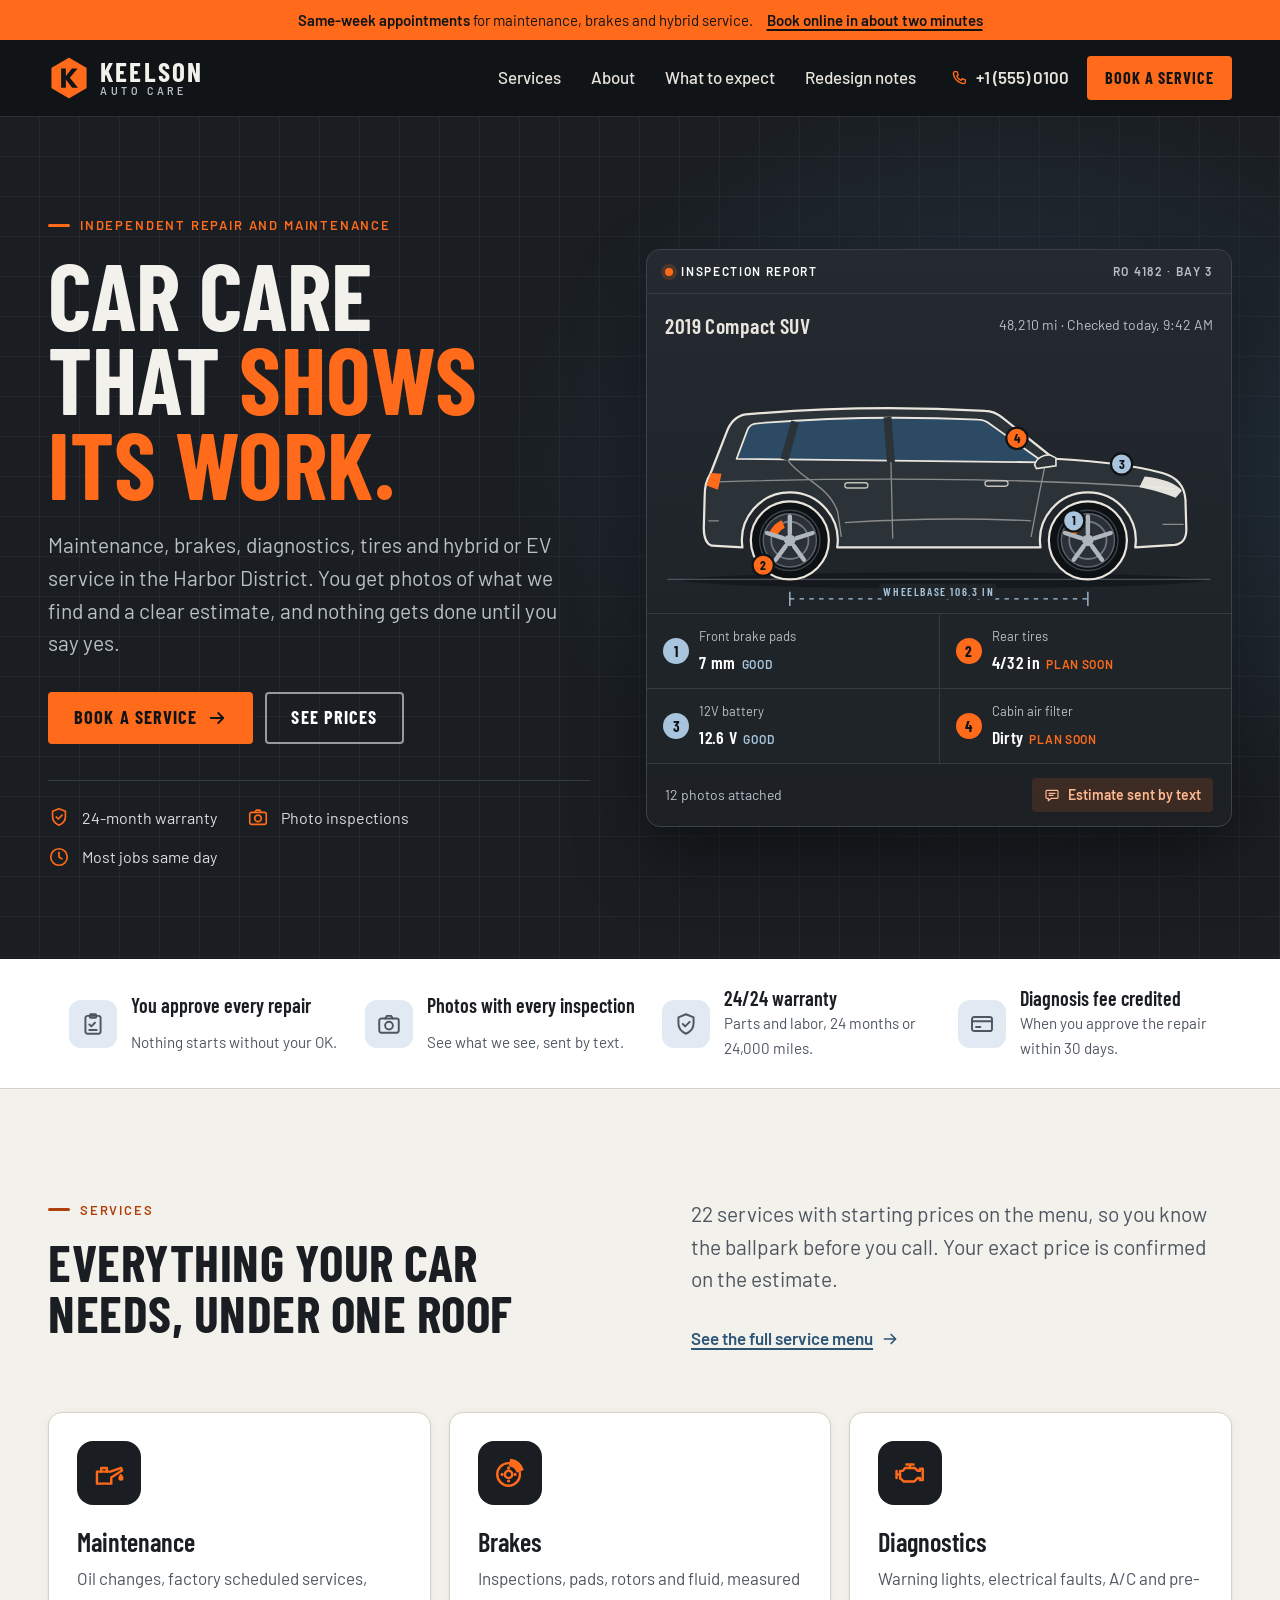
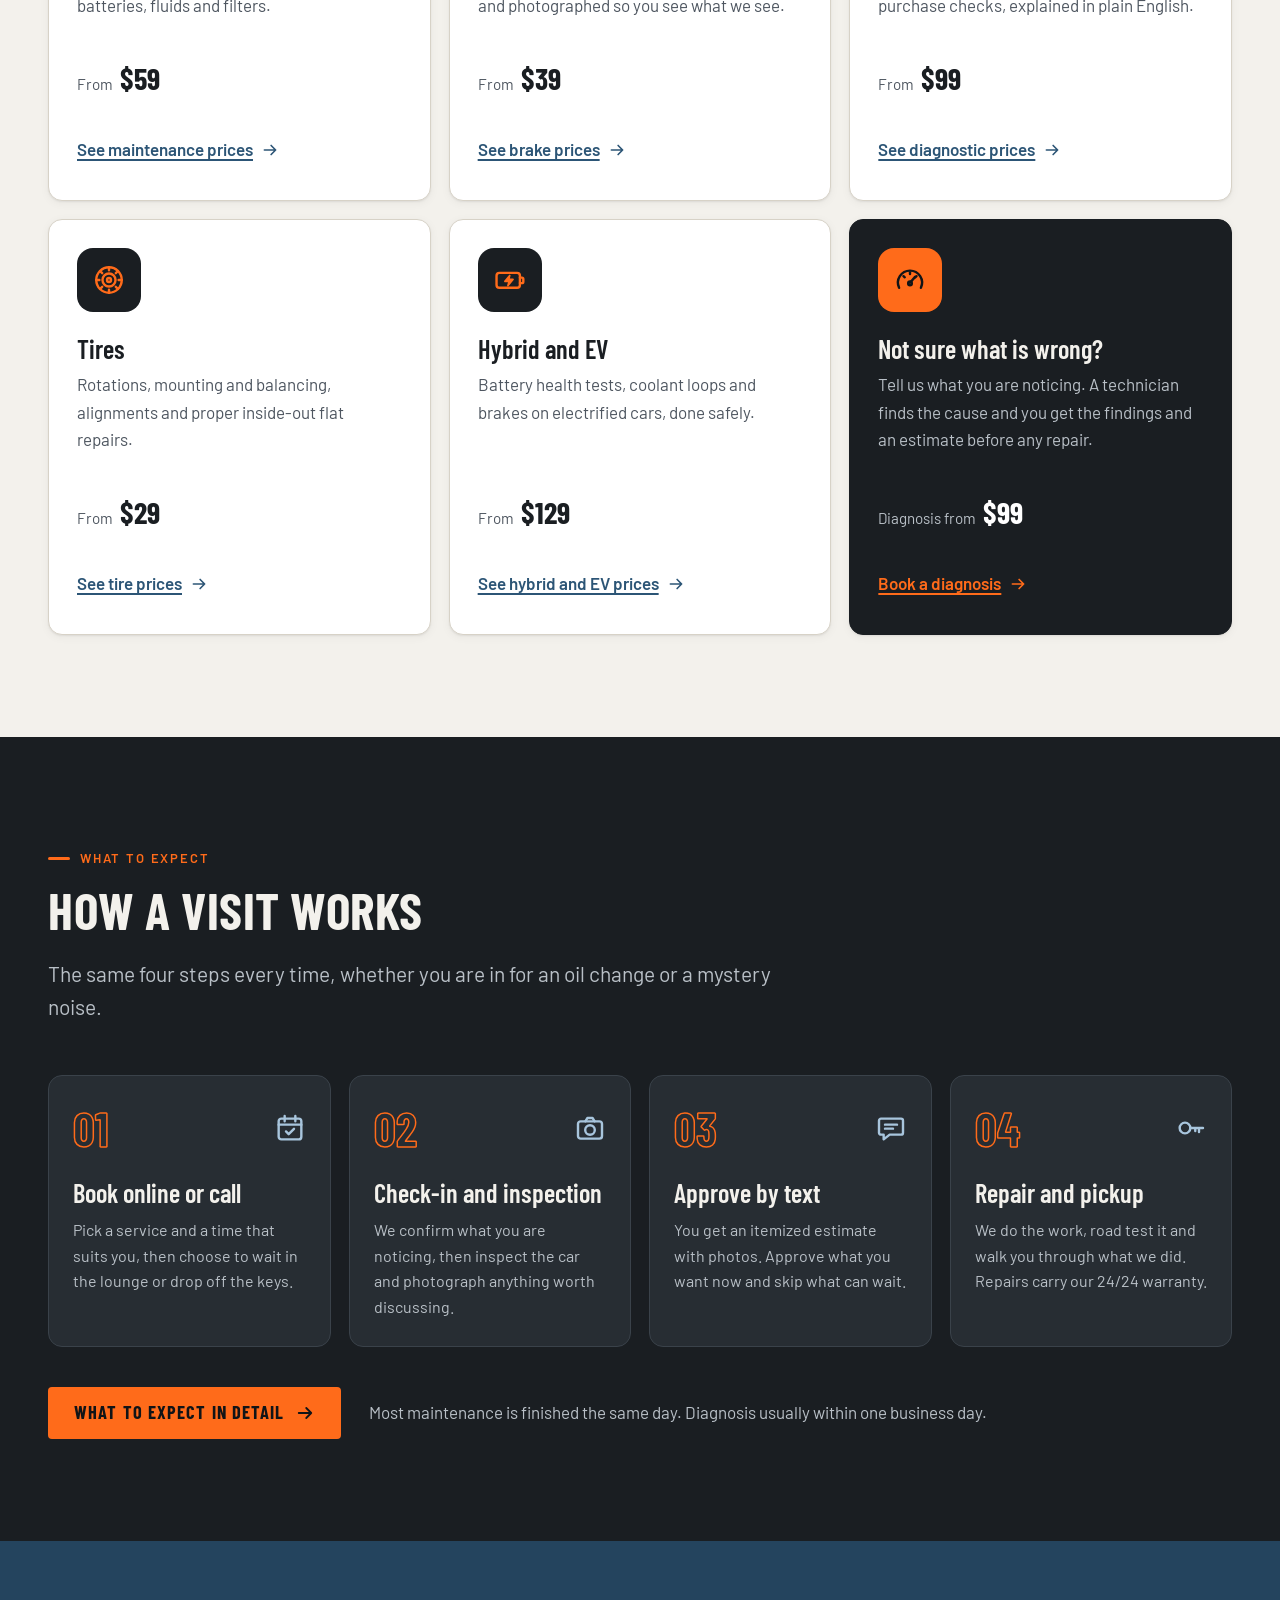
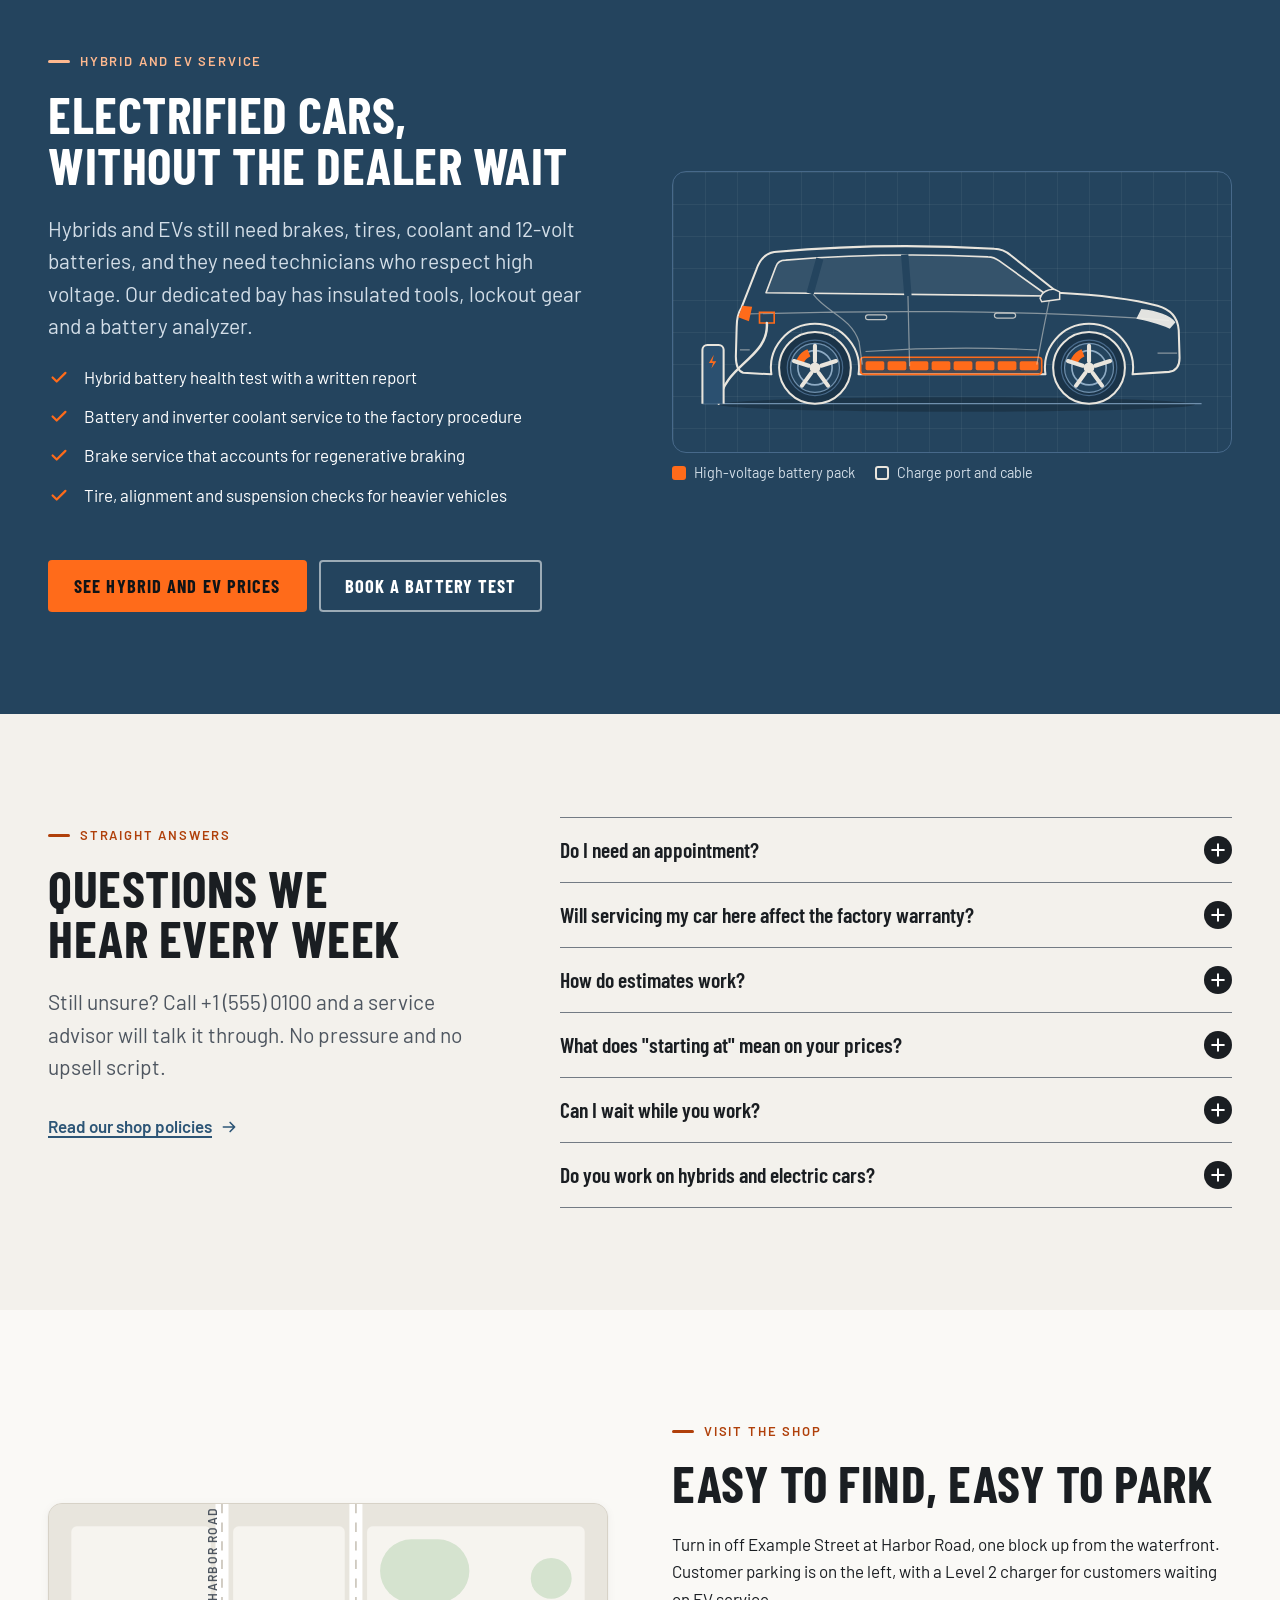
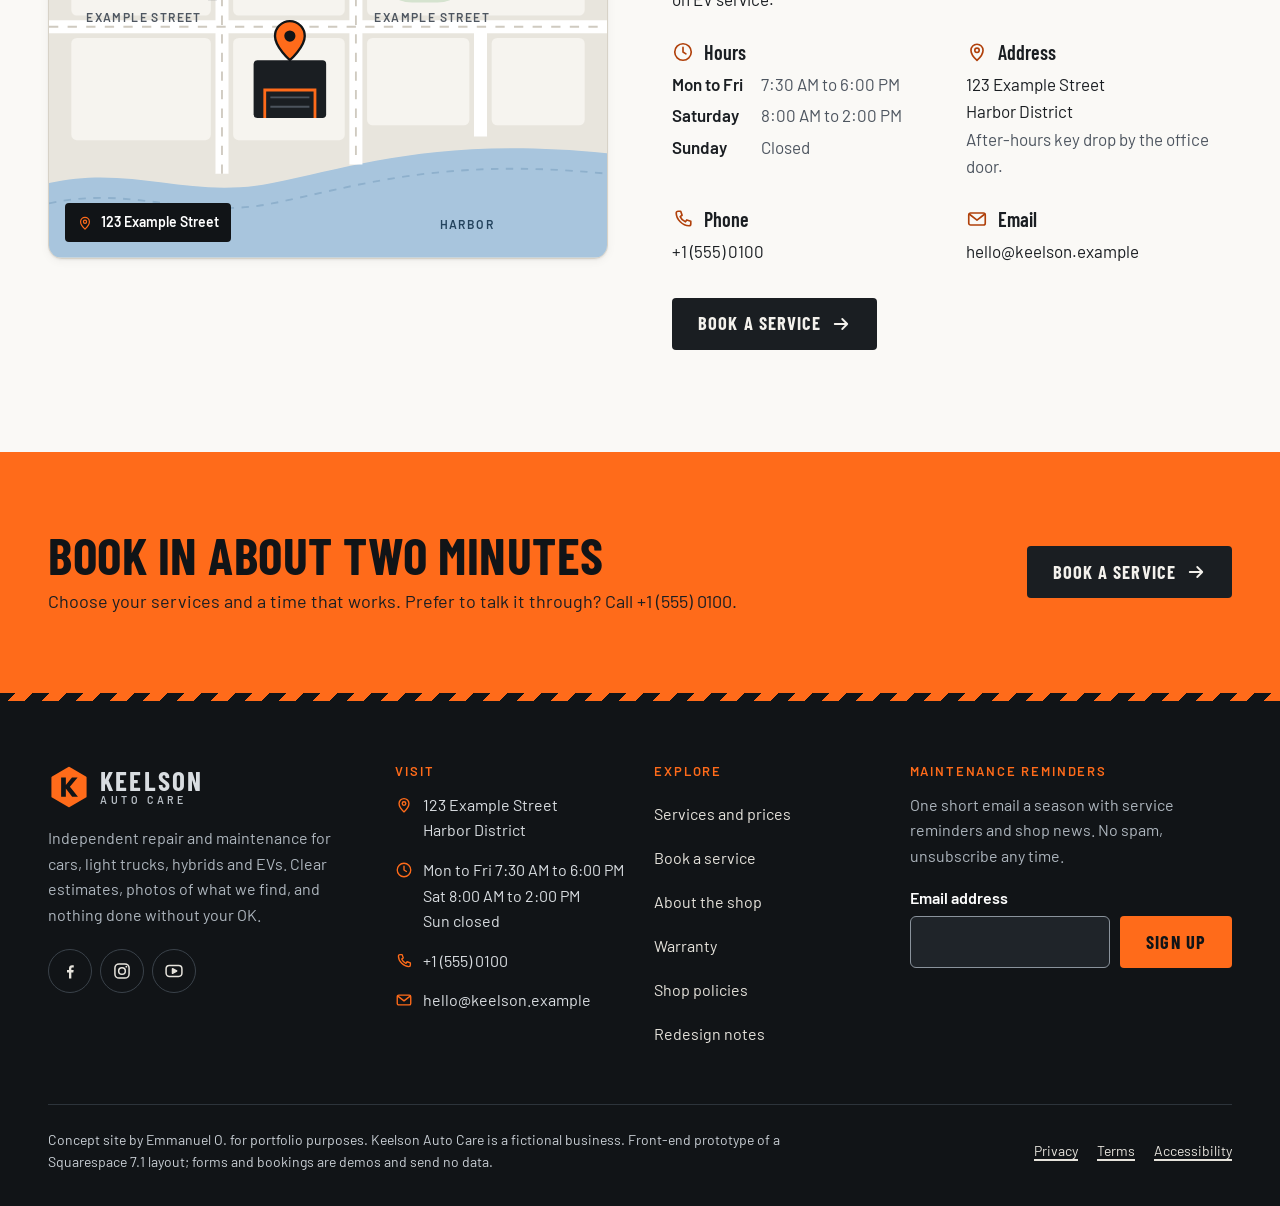
<file: index.html>
<!doctype html>
<html lang="en">
<head>
<meta charset="utf-8">
<meta name="viewport" content="width=device-width, initial-scale=1">
<title>Keelson Auto Care | Independent auto repair and maintenance</title>
<meta name="description" content="Independent repair and maintenance in the Harbor District: upfront starting prices, photo inspections, a 24-month warranty and online booking. Fictional brand, Squarespace 7.1 concept site.">
<meta property="og:type" content="website">
<meta property="og:site_name" content="Keelson Auto Care (concept)">
<meta property="og:title" content="Keelson Auto Care: car care that shows its work">
<meta property="og:description" content="Upfront starting prices, photo inspections and a five-step online booking flow for an independent repair shop. A Squarespace 7.1 concept with a fictional brand.">
<meta name="theme-color" content="#111417">
<link rel="icon" href="favicon.svg" type="image/svg+xml">
<link rel="stylesheet" href="styles.css">
</head>
<body>
<svg class="sprite" xmlns="http://www.w3.org/2000/svg" aria-hidden="true" focusable="false" fill="none" stroke="currentColor" stroke-width="1.8" stroke-linecap="round" stroke-linejoin="round"><symbol id="i-wrench" viewBox="0 0 24 24"><path transform="rotate(45 12 12)" d="M10 2.4V5.6h4V2.4A4.4 4.4 0 0 1 13.5 10.46V19.5a1.5 1.5 0 0 1-3 0V10.46A4.4 4.4 0 0 1 10 2.4z"/></symbol><symbol id="i-oil" viewBox="0 0 24 24"><path d="M3.5 11H13l7.6-2.6.6 1.8-7.6 5V19.5H3.5z"/><path d="M6.5 11V8.5h4V11"/><path d="M20.4 13.6c.5.8 1 1.5 1 2a1 1 0 0 1-2 0c0-.5.5-1.2 1-2z"/></symbol><symbol id="i-brake" viewBox="0 0 24 24"><circle cx="11" cy="13" r="8"/><circle cx="11" cy="13" r="2.6"/><path d="M11 8.4v.01M15.6 13h.01M11 17.6v.01M6.4 13h.01" stroke-width="2.2"/><path d="M12.79 2.86A10.3 10.3 0 0 1 20.68 9.48L17.2 10.74A6.6 6.6 0 0 0 12.15 6.5z" fill="currentColor"/></symbol><symbol id="i-engine" viewBox="0 0 24 24"><path d="M5 10.5h2l1.5-2h7l2 2H19V9h2v8h-2v-1.5h-1.5L15 18H7.5l-2-2H5z"/><path d="M12 8.5V6M9.5 6h5M2.5 10.5v5M2.5 13H5"/></symbol><symbol id="i-tire" viewBox="0 0 24 24"><circle cx="12" cy="12" r="9"/><circle cx="12" cy="12" r="4.6"/><circle cx="12" cy="12" r="1.4"/><path d="M12 3v2.2M12 18.8V21M3 12h2.2M18.8 12H21M5.64 5.64l1.55 1.55M16.81 16.81l1.55 1.55M5.64 18.36l1.55-1.55M16.81 7.19l1.55-1.55"/></symbol><symbol id="i-bolt" viewBox="0 0 24 24"><rect x="2.5" y="7" width="16.5" height="10.5" rx="2"/><path d="M19 10.3h1.4a1 1 0 0 1 1 1v1.9a1 1 0 0 1-1 1H19"/><path d="M11.8 8.8 8.4 12.9h3l-.9 3.1 3.6-4.4h-3z" fill="currentColor" stroke-width="1.2"/></symbol><symbol id="i-calendar" viewBox="0 0 24 24"><rect x="3.5" y="5" width="17" height="15.5" rx="2"/><path d="M3.5 9.5h17M8 3v4M16 3v4M9 14.6l2 2 4-4"/></symbol><symbol id="i-shield" viewBox="0 0 24 24"><path d="M12 3 19 5.8v5.6c0 4.4-2.9 7.9-7 9.6-4.1-1.7-7-5.2-7-9.6V5.8z"/><path d="m9 12 2.2 2.2L15.4 10"/></symbol><symbol id="i-clock" viewBox="0 0 24 24"><circle cx="12" cy="12" r="9"/><path d="M12 7v5l3.2 2"/></symbol><symbol id="i-phone" viewBox="0 0 24 24"><path d="M6.6 3.5h2.9l1.5 4.4-2.1 1.5a10.6 10.6 0 0 0 5.7 5.7l1.5-2.1 4.4 1.5v2.9a2 2 0 0 1-2 2C11.6 19.4 4.6 12.4 4.6 5.5a2 2 0 0 1 2-2z"/></symbol><symbol id="i-pin" viewBox="0 0 24 24"><path d="M12 21.2s-6.6-5.9-6.6-11.1a6.6 6.6 0 0 1 13.2 0c0 5.2-6.6 11.1-6.6 11.1z"/><circle cx="12" cy="10.1" r="2.4"/></symbol><symbol id="i-mail" viewBox="0 0 24 24"><rect x="3" y="5.5" width="18" height="13" rx="2"/><path d="m3.8 6.8 8.2 6.4 8.2-6.4"/></symbol><symbol id="i-check" viewBox="0 0 24 24"><path d="m5 12.5 4.5 4.5L19 7.5"/></symbol><symbol id="i-camera" viewBox="0 0 24 24"><rect x="3" y="7" width="18" height="13" rx="2"/><path d="m8.5 7 1.6-2.5h3.8L15.5 7"/><circle cx="12" cy="13.5" r="3.6"/></symbol><symbol id="i-message" viewBox="0 0 24 24"><path d="M4.5 5h15A1.5 1.5 0 0 1 21 6.5v9a1.5 1.5 0 0 1-1.5 1.5H11l-4.5 3.5V17h-2A1.5 1.5 0 0 1 3 15.5v-9A1.5 1.5 0 0 1 4.5 5z"/><path d="M7.5 9.5h9M7.5 12.5h6"/></symbol><symbol id="i-clipboard" viewBox="0 0 24 24"><rect x="5" y="4.5" width="14" height="16.5" rx="2"/><rect x="9" y="3" width="6" height="3.2" rx="1"/><path d="m8.6 12.4 1.8 1.8 3.4-3.4M8.6 17.5h6.8"/></symbol><symbol id="i-key" viewBox="0 0 24 24"><circle cx="7.5" cy="12" r="4"/><path d="M11.5 12H21M18 12v3M15.2 12v2.2"/></symbol><symbol id="i-coffee" viewBox="0 0 24 24"><path d="M4.5 9.5h11V14a5 5 0 0 1-5 5h-1a5 5 0 0 1-5-5z"/><path d="M15.5 11h1.3a2.5 2.5 0 0 1 0 5h-1.6M8 3.5c-.8 1 .8 2 0 3M11.5 3.5c-.8 1 .8 2 0 3"/></symbol><symbol id="i-car" viewBox="0 0 24 24"><path d="M3.2 15.6v-2.4c0-.7.4-1.2 1.1-1.4l2.4-.6 2.1-3.3a2 2 0 0 1 1.7-.9h4.4a2 2 0 0 1 1.6.8l2.6 3.3 1.8.4c.7.2 1.1.7 1.1 1.4v2.4c0 .5-.4.9-.9.9h-.8"/><path d="M9.6 16.5h4.8M5.4 16.5H4.1a.9.9 0 0 1-.9-.9M6.8 11.2h11.6"/><circle cx="7.5" cy="16.5" r="2"/><circle cx="16.5" cy="16.5" r="2"/></symbol><symbol id="i-gauge" viewBox="0 0 24 24"><path d="M4.3 17.5a8.5 8.5 0 1 1 15.4 0"/><path d="m12 14 3.6-4.2"/><circle cx="12" cy="14.4" r="1.3"/><path d="M7.4 9.3l.9.8M12 6.6v1.2M16.6 9.3l-.9.8"/></symbol><symbol id="i-parts" viewBox="0 0 24 24"><path d="M12 3.5 19.4 7.8v8.4L12 20.5l-7.4-4.3V7.8z"/><circle cx="12" cy="12" r="3.3"/></symbol><symbol id="i-lock" viewBox="0 0 24 24"><rect x="5" y="10.5" width="14" height="10" rx="2"/><path d="M8.5 10.5V8a3.5 3.5 0 0 1 7 0v2.5M12 14.5v2"/></symbol><symbol id="i-card" viewBox="0 0 24 24"><rect x="2.8" y="5.5" width="18.4" height="13" rx="2"/><path d="M2.8 9.5h18.4M6.5 14.8h4"/></symbol><symbol id="i-route" viewBox="0 0 24 24"><circle cx="6" cy="18" r="2.2"/><circle cx="18" cy="6" r="2.2"/><path d="M8.2 18H15a3 3 0 0 0 0-6H9a3 3 0 0 1 0-6h6.8"/></symbol><symbol id="i-eye" viewBox="0 0 24 24"><path d="M2.5 12S6 5.5 12 5.5 21.5 12 21.5 12 18 18.5 12 18.5 2.5 12 2.5 12z"/><circle cx="12" cy="12" r="3"/></symbol><symbol id="i-list" viewBox="0 0 24 24"><path d="M9 6.5h11M9 12h11M9 17.5h11"/><path d="M4.5 6.5h.01M4.5 12h.01M4.5 17.5h.01" stroke-width="2.6"/></symbol><symbol id="i-layout" viewBox="0 0 24 24"><rect x="3.5" y="4" width="17" height="16" rx="2"/><path d="M3.5 9h17M10 9v11"/></symbol><symbol id="i-mobile" viewBox="0 0 24 24"><rect x="6.5" y="2.8" width="11" height="18.4" rx="2.2"/><path d="M10.8 17.6h2.4"/></symbol><symbol id="i-access" viewBox="0 0 24 24"><circle cx="12" cy="4.8" r="1.8"/><path d="M5 8.6c2.4.8 4.6 1.2 7 1.2s4.6-.4 7-1.2M12 9.8v4.4M12 14.2l-3.2 6.3M12 14.2l3.2 6.3"/></symbol><symbol id="i-target" viewBox="0 0 24 24"><circle cx="12" cy="12" r="8.5"/><circle cx="12" cy="12" r="4.8"/><circle cx="12" cy="12" r="1.2" fill="currentColor"/></symbol><symbol id="i-doc" viewBox="0 0 24 24"><path d="M6.5 3h7.6L18 6.9V20a1 1 0 0 1-1 1H6.5a1 1 0 0 1-1-1V4a1 1 0 0 1 1-1z"/><path d="M13.5 3v4.2H18M8.6 11.5h6.8M8.6 14.8h6.8M8.6 18h4"/></symbol><symbol id="i-arrow" viewBox="0 0 24 24"><path d="M4.5 12h15M13.5 6l6 6-6 6"/></symbol><symbol id="i-arrow-left" viewBox="0 0 24 24"><path d="M19.5 12h-15M10.5 6l-6 6 6 6"/></symbol><symbol id="i-chevron" viewBox="0 0 24 24"><path d="m6 9 6 6 6-6"/></symbol><symbol id="i-plus" viewBox="0 0 24 24"><path d="M12 5v14M5 12h14"/></symbol><symbol id="i-menu" viewBox="0 0 24 24"><path d="M4 7h16M4 12h16M4 17h16"/></symbol><symbol id="i-close" viewBox="0 0 24 24"><path d="M6 6l12 12M18 6 6 18"/></symbol><symbol id="i-alert" viewBox="0 0 24 24"><circle cx="12" cy="12" r="9"/><path d="M12 7.5v5.5M12 16.4v.1"/></symbol><symbol id="i-info" viewBox="0 0 24 24"><circle cx="12" cy="12" r="9"/><path d="M12 11v5.5M12 7.6v.1"/></symbol><symbol id="i-edit" viewBox="0 0 24 24"><path d="M4 20h4.2L19 9.2a2.1 2.1 0 0 0-3-3L5.2 17v3z"/><path d="m14.2 8 1.8 1.8"/></symbol><symbol id="i-facebook" viewBox="0 0 24 24"><path d="M13.6 21v-7.3H16l.4-2.9h-2.8V9.1c0-.8.3-1.4 1.4-1.4h1.5V5.2c-.3 0-1.1-.1-2.1-.1-2.1 0-3.6 1.3-3.6 3.7v2.1H8.4v2.9h2.4V21z" fill="currentColor" stroke="none"/></symbol><symbol id="i-instagram" viewBox="0 0 24 24"><rect x="3.5" y="3.5" width="17" height="17" rx="5"/><circle cx="12" cy="12" r="4"/><circle cx="17.2" cy="6.8" r="1.1" fill="currentColor" stroke="none"/></symbol><symbol id="i-youtube" viewBox="0 0 24 24"><rect x="2.5" y="5.5" width="19" height="13" rx="4"/><path d="m10.2 9.2 5 2.8-5 2.8z" fill="currentColor"/></symbol></svg>
<a class="skip-link" href="#main">Skip to main content</a>
<!-- Squarespace: Announcement Bar -->
<section class="announcement" aria-label="Announcement">
  <div class="container announcement__inner">
    <p><strong>Same-week appointments</strong><span class="announcement__more"> for maintenance, brakes and hybrid service</span>.</p>
    <a href="book.html">Book online in about two minutes</a>
  </div>
</section>
<!-- Squarespace: Site Header (logo, navigation, header button; mobile burger menu) -->
<header class="site-header">
  <div class="container site-header__inner">
    <a class="brand" href="index.html">
      <svg class="brand__mark" viewBox="0 0 48 48" aria-hidden="true" focusable="false"><path d="M24 2.5 42.6 13.25v21.5L24 45.5 5.4 34.75v-21.5z" fill="#FF6B1A" stroke="#FF6B1A" stroke-width="3" stroke-linejoin="round"/><path d="M15 13h5.4v8.6l7-8.6h6.4L25 23.6 34.2 35h-6.6l-7.2-9.2V35H15z" fill="#111417"/></svg>
      <span class="brand__text"><span class="brand__name">Keelson</span><span class="brand__tag">Auto Care</span><span class="visually-hidden">, home</span></span>
    </a>
    <nav class="site-nav" aria-label="Main">
      <ul class="site-nav__list">
        <li><a href="services.html">Services</a></li>
<li><a href="about.html">About</a></li>
<li><a href="about.html#process">What to expect</a></li>
<li><a href="redesign-notes.html">Redesign notes</a></li>
      </ul>
    </nav>
    <div class="site-header__actions">
      <p class="site-header__phone"><svg class="icon" aria-hidden="true" focusable="false"><use href="#i-phone"/></svg><span><span class="visually-hidden">Call </span>+1 (555) 0100</span></p>
      <a class="btn btn--primary btn--sm header-book" href="book.html"><span>Book<span class="long"> a service</span></span></a>
      <button class="nav-toggle" type="button" aria-expanded="false" aria-controls="mobile-menu">
        <svg class="icon icon-open" aria-hidden="true" focusable="false"><use href="#i-menu"/></svg>
        <svg class="icon icon-close" aria-hidden="true" focusable="false"><use href="#i-close"/></svg>
        <span class="visually-hidden">Menu</span>
      </button>
    </div>
  </div>
  <div class="mobile-menu" id="mobile-menu" hidden>
    <div class="container mobile-menu__inner">
      <nav aria-label="Mobile">
        <ul class="mobile-menu__list">
          <li><a href="index.html" aria-current="page">Home<svg class="icon" aria-hidden="true" focusable="false"><use href="#i-arrow"/></svg></a></li>
<li><a href="services.html">Services and prices<svg class="icon" aria-hidden="true" focusable="false"><use href="#i-arrow"/></svg></a></li>
<li><a href="book.html">Book a service<svg class="icon" aria-hidden="true" focusable="false"><use href="#i-arrow"/></svg></a></li>
<li><a href="about.html">About the shop<svg class="icon" aria-hidden="true" focusable="false"><use href="#i-arrow"/></svg></a></li>
<li><a href="about.html#process">What to expect<svg class="icon" aria-hidden="true" focusable="false"><use href="#i-arrow"/></svg></a></li>
<li><a href="about.html#warranty">Warranty<svg class="icon" aria-hidden="true" focusable="false"><use href="#i-arrow"/></svg></a></li>
<li><a href="redesign-notes.html">Redesign notes<svg class="icon" aria-hidden="true" focusable="false"><use href="#i-arrow"/></svg></a></li>
        </ul>
      </nav>
      <div class="mobile-menu__meta">
        <p><strong>+1 (555) 0100</strong></p>
        <p>123 Example Street, Harbor District</p>
        <p>Mon to Fri 7:30 AM to 6:00 PM, Sat 8:00 AM to 2:00 PM</p>
      </div>
    </div>
  </div>
</header>
<main id="main" tabindex="-1">
<!-- Squarespace: Section 1, hero (dark color theme). Text block, two Button blocks, and an
     Image or Code block holding the inspection illustration. -->
<section class="hero theme-dark" aria-labelledby="hero-title">
  <div class="container hero__grid">
    <div class="hero__copy">
      <p class="eyebrow">Independent repair and maintenance</p>
      <h1 class="display" id="hero-title">Car care that <span class="hl">shows its work.</span></h1>
      <p class="lead">Maintenance, brakes, diagnostics, tires and hybrid or EV service in the Harbor District. You get photos of what we find and a clear estimate, and nothing gets done until you say yes.</p>
      <div class="btn-row">
        <a class="btn btn--primary" href="book.html">Book a service<svg class="icon" aria-hidden="true" focusable="false"><use href="#i-arrow"/></svg></a>
        <a class="btn btn--outline" href="services.html">See prices</a>
      </div>
      <ul class="hero__facts">
        <li><svg class="icon" aria-hidden="true" focusable="false"><use href="#i-shield"/></svg>24-month warranty</li>
        <li><svg class="icon" aria-hidden="true" focusable="false"><use href="#i-camera"/></svg>Photo inspections</li>
        <li><svg class="icon" aria-hidden="true" focusable="false"><use href="#i-clock"/></svg>Most jobs same day</li>
      </ul>
    </div>
    <div class="hero__art">
      <!-- Illustration of a digital inspection report. role="img" gives screen readers one summary. -->
      <div class="dvi" role="img" aria-label="Illustration of a sample digital inspection report for a compact SUV with four numbered checkpoints: front brake pads 7 millimeters, good; rear tires 4/32 inch, plan soon; 12-volt battery 12.6 volts, good; cabin air filter dirty, plan soon.">
        <div class="dvi__bar"><b>Inspection report</b><span>RO 4182 · Bay 3</span></div>
        <div class="dvi__vehicle"><strong>2019 Compact SUV</strong><span>48,210 mi · Checked today, 9:42 AM</span></div>
        <div class="dvi__car"><svg class="car car--dvi" viewBox="0 0 640 300" aria-hidden="true" focusable="false" xmlns="http://www.w3.org/2000/svg"><ellipse class="car-shadow" cx="326" cy="263" rx="292" ry="9"/><path class="car-ground" d="M14 262H626"/><path class="car-body" d="M64 224C58 222 55 214 55 204L56 168C56 158 58 150 62 144L80 98C84 86 90 78 102 76Q236 64 372 72C380 72 386 75 392 80L450 126Q528 130 572 142C590 147 597 158 598 172L599 206C599 216 594 222 586 223L541.4 226A54 54 0 1 0 434.6 226L205.4 226A54 54 0 1 0 98.6 226Z"/><path class="car-glass" d="M92 126L104 94C106 88 110 86 116 86Q240 76 364 82C370 82 374 84 378 87L438 130Z"/><path class="car-pillar" d="M262 79L266 130M158 84L146 127"/><path class="car-detail" d="M440 132Q432 170 424 214M266 130L268 216M150 128C166 150 196 156 206 186L210 214M70 152C200 148 420 146 586 160M214 198Q320 191 424 196M572 200H596M60 196H72"/><rect class="car-handle" x="214" y="153" width="26" height="6" rx="3"/><rect class="car-handle" x="372" y="151" width="26" height="6" rx="3"/><path class="car-mirror" d="M428 133C430 125 438 121 446 122L452 125L452 134L430 137Z"/><path class="car-head" d="M552 146C572 148 588 154 594 162L587 170C573 164 557 160 546 158Z"/><path class="car-tail" d="M58 156L63 142L75 143L71 161Z"/><g class="car-wheel"><circle class="car-tire" cx="152" cy="218" r="44"/><circle class="car-sidewall" cx="152" cy="218" r="34"/><circle class="car-rim" cx="152" cy="218" r="30"/><circle class="car-rotor" cx="152" cy="218" r="21"/><path class="car-caliper" d="M128.98 209.62A24.5 24.5 0 0 1 142.82 195.28L146.38 204.09A15 15 0 0 0 137.90 212.87Z"/><path class="car-spoke" d="M152.0 210.0L152.0 191.0M159.6 215.5L177.7 209.7M156.7 224.5L167.9 239.8M147.3 224.5L136.1 239.8M144.4 215.5L126.3 209.7"/><circle class="car-hub" cx="152" cy="218" r="6.5"/></g><g class="car-wheel"><circle class="car-tire" cx="488" cy="218" r="44"/><circle class="car-sidewall" cx="488" cy="218" r="34"/><circle class="car-rim" cx="488" cy="218" r="30"/><circle class="car-rotor" cx="488" cy="218" r="21"/><path class="car-caliper" d="M464.98 209.62A24.5 24.5 0 0 1 478.82 195.28L482.38 204.09A15 15 0 0 0 473.90 212.87Z"/><path class="car-spoke" d="M488.0 210.0L488.0 191.0M495.6 215.5L513.7 209.7M492.7 224.5L503.9 239.8M483.3 224.5L472.1 239.8M480.4 215.5L462.3 209.7"/><circle class="car-hub" cx="488" cy="218" r="6.5"/></g><g class="hotspot is-good" transform="translate(472 196)"><circle class="hotspot__pulse" r="12"/><circle class="hotspot__dot" r="12"/><text class="hotspot__num" y="5" text-anchor="middle">1</text></g><g class="hotspot is-soon" transform="translate(122 246)"><circle class="hotspot__pulse" r="12"/><circle class="hotspot__dot" r="12"/><text class="hotspot__num" y="5" text-anchor="middle">2</text></g><g class="hotspot is-good" transform="translate(526 132)"><circle class="hotspot__pulse" r="12"/><circle class="hotspot__dot" r="12"/><text class="hotspot__num" y="5" text-anchor="middle">3</text></g><g class="hotspot is-soon" transform="translate(408 103)"><circle class="hotspot__pulse" r="12"/><circle class="hotspot__dot" r="12"/><text class="hotspot__num" y="5" text-anchor="middle">4</text></g><path class="car-dim" d="M152 284H488"/><path class="car-dim-tick" d="M152 276V292M488 276V292"/><text class="car-dim-text" x="320" y="281" text-anchor="middle">WHEELBASE 106.3 IN</text></svg></div>
        <ul class="dvi__readings">
          <li class="is-good"><span class="dvi__num">1</span><span class="dvi__label">Front brake pads</span><span class="dvi__value">7 mm<em>Good</em></span></li>
          <li class="is-soon"><span class="dvi__num">2</span><span class="dvi__label">Rear tires</span><span class="dvi__value">4/32 in<em>Plan soon</em></span></li>
          <li class="is-good"><span class="dvi__num">3</span><span class="dvi__label">12V battery</span><span class="dvi__value">12.6 V<em>Good</em></span></li>
          <li class="is-soon"><span class="dvi__num">4</span><span class="dvi__label">Cabin air filter</span><span class="dvi__value">Dirty<em>Plan soon</em></span></li>
        </ul>
        <div class="dvi__foot"><span>12 photos attached</span><span class="dvi__approve"><svg class="icon" aria-hidden="true" focusable="false"><use href="#i-message"/></svg>Estimate sent by text</span></div>
      </div>
    </div>
  </div>
</section>

<!-- Squarespace: Section 2, list section with icons (short promises) -->
<section class="trust" aria-label="Our promises">
  <div class="container">
    <ul class="trust__list">
      <li><span class="trust__icon"><svg class="icon" aria-hidden="true" focusable="false"><use href="#i-clipboard"/></svg></span><strong>You approve every repair</strong><span>Nothing starts without your OK.</span></li>
      <li><span class="trust__icon"><svg class="icon" aria-hidden="true" focusable="false"><use href="#i-camera"/></svg></span><strong>Photos with every inspection</strong><span>See what we see, sent by text.</span></li>
      <li><span class="trust__icon"><svg class="icon" aria-hidden="true" focusable="false"><use href="#i-shield"/></svg></span><strong>24/24 warranty</strong><span>Parts and labor, 24 months or 24,000 miles.</span></li>
      <li><span class="trust__icon"><svg class="icon" aria-hidden="true" focusable="false"><use href="#i-card"/></svg></span><strong>Diagnosis fee credited</strong><span>When you approve the repair within 30 days.</span></li>
    </ul>
  </div>
</section>

<!-- Squarespace: Section 3, services overview. List section (cards) linking into the
     filtered service menu, for example services.html#brakes -->
<section class="section theme-light" aria-labelledby="services-title">
  <div class="container">
    <div class="section-head section-head--split">
      <div>
        <p class="eyebrow">Services</p>
        <h2 id="services-title">Everything your car needs, under one roof</h2>
      </div>
      <div>
        <p class="lead">22 services with starting prices on the menu, so you know the ballpark before you call. Your exact price is confirmed on the estimate.</p>
        <a class="text-link" href="services.html">See the full service menu<svg class="icon" aria-hidden="true" focusable="false"><use href="#i-arrow"/></svg></a>
      </div>
    </div>
    <ul class="tiles">
        <li class="tile">
          <span class="tile__icon"><svg class="icon" aria-hidden="true" focusable="false"><use href="#i-oil"/></svg></span>
          <h3>Maintenance</h3>
          <p>Oil changes, factory scheduled services, batteries, fluids and filters.</p>
          <p class="tile__price">From <strong>$59</strong></p>
          <a class="tile__link" href="services.html#maintenance">See maintenance prices<svg class="icon" aria-hidden="true" focusable="false"><use href="#i-arrow"/></svg></a>
        </li>
        <li class="tile">
          <span class="tile__icon"><svg class="icon" aria-hidden="true" focusable="false"><use href="#i-brake"/></svg></span>
          <h3>Brakes</h3>
          <p>Inspections, pads, rotors and fluid, measured and photographed so you see what we see.</p>
          <p class="tile__price">From <strong>$39</strong></p>
          <a class="tile__link" href="services.html#brakes">See brake prices<svg class="icon" aria-hidden="true" focusable="false"><use href="#i-arrow"/></svg></a>
        </li>
        <li class="tile">
          <span class="tile__icon"><svg class="icon" aria-hidden="true" focusable="false"><use href="#i-engine"/></svg></span>
          <h3>Diagnostics</h3>
          <p>Warning lights, electrical faults, A/C and pre-purchase checks, explained in plain English.</p>
          <p class="tile__price">From <strong>$99</strong></p>
          <a class="tile__link" href="services.html#diagnostics">See diagnostic prices<svg class="icon" aria-hidden="true" focusable="false"><use href="#i-arrow"/></svg></a>
        </li>
        <li class="tile">
          <span class="tile__icon"><svg class="icon" aria-hidden="true" focusable="false"><use href="#i-tire"/></svg></span>
          <h3>Tires</h3>
          <p>Rotations, mounting and balancing, alignments and proper inside-out flat repairs.</p>
          <p class="tile__price">From <strong>$29</strong></p>
          <a class="tile__link" href="services.html#tires">See tire prices<svg class="icon" aria-hidden="true" focusable="false"><use href="#i-arrow"/></svg></a>
        </li>
        <li class="tile">
          <span class="tile__icon"><svg class="icon" aria-hidden="true" focusable="false"><use href="#i-bolt"/></svg></span>
          <h3>Hybrid and EV</h3>
          <p>Battery health tests, coolant loops and brakes on electrified cars, done safely.</p>
          <p class="tile__price">From <strong>$129</strong></p>
          <a class="tile__link" href="services.html#hybrid-ev">See hybrid and EV prices<svg class="icon" aria-hidden="true" focusable="false"><use href="#i-arrow"/></svg></a>
        </li>
        <li class="tile tile--accent">
          <span class="tile__icon"><svg class="icon" aria-hidden="true" focusable="false"><use href="#i-gauge"/></svg></span>
          <h3>Not sure what is wrong?</h3>
          <p>Tell us what you are noticing. A technician finds the cause and you get the findings and an estimate before any repair.</p>
          <p class="tile__price">Diagnosis from <strong>$99</strong></p>
          <a class="tile__link" href="book.html?service=check-engine">Book a diagnosis<svg class="icon" aria-hidden="true" focusable="false"><use href="#i-arrow"/></svg></a>
        </li>
    </ul>
  </div>
</section>

<!-- Squarespace: Section 4, how a visit works (dark color theme, four text blocks) -->
<section class="section theme-dark" aria-labelledby="process-title">
  <div class="container">
    <div class="section-head">
      <p class="eyebrow">What to expect</p>
      <h2 id="process-title">How a visit works</h2>
      <p class="lead">The same four steps every time, whether you are in for an oil change or a mystery noise.</p>
    </div>
    <ol class="steps">
      <li class="step-card">
        <div class="step-card__top"><span class="step-card__num" aria-hidden="true">01</span><span class="step-card__icon"><svg class="icon" aria-hidden="true" focusable="false"><use href="#i-calendar"/></svg></span></div>
        <h3>Book online or call</h3>
        <p>Pick a service and a time that suits you, then choose to wait in the lounge or drop off the keys.</p>
      </li>
      <li class="step-card">
        <div class="step-card__top"><span class="step-card__num" aria-hidden="true">02</span><span class="step-card__icon"><svg class="icon" aria-hidden="true" focusable="false"><use href="#i-camera"/></svg></span></div>
        <h3>Check-in and inspection</h3>
        <p>We confirm what you are noticing, then inspect the car and photograph anything worth discussing.</p>
      </li>
      <li class="step-card">
        <div class="step-card__top"><span class="step-card__num" aria-hidden="true">03</span><span class="step-card__icon"><svg class="icon" aria-hidden="true" focusable="false"><use href="#i-message"/></svg></span></div>
        <h3>Approve by text</h3>
        <p>You get an itemized estimate with photos. Approve what you want now and skip what can wait.</p>
      </li>
      <li class="step-card">
        <div class="step-card__top"><span class="step-card__num" aria-hidden="true">04</span><span class="step-card__icon"><svg class="icon" aria-hidden="true" focusable="false"><use href="#i-key"/></svg></span></div>
        <h3>Repair and pickup</h3>
        <p>We do the work, road test it and walk you through what we did. Repairs carry our 24/24 warranty.</p>
      </li>
    </ol>
    <div class="process-foot">
      <a class="btn btn--primary" href="about.html#process">What to expect in detail<svg class="icon" aria-hidden="true" focusable="false"><use href="#i-arrow"/></svg></a>
      <p>Most maintenance is finished the same day. Diagnosis usually within one business day.</p>
    </div>
  </div>
</section>

<!-- Squarespace: Section 5, hybrid and EV feature (image and text split, accent color theme) -->
<section class="section theme-steel" aria-labelledby="ev-title">
  <div class="container split">
    <div>
      <p class="eyebrow">Hybrid and EV service</p>
      <h2 id="ev-title">Electrified cars, without the dealer wait</h2>
      <p class="lead">Hybrids and EVs still need brakes, tires, coolant and 12-volt batteries, and they need technicians who respect high voltage. Our dedicated bay has insulated tools, lockout gear and a battery analyzer.</p>
      <ul class="check-list">
        <li><svg class="icon" aria-hidden="true" focusable="false"><use href="#i-check"/></svg><span>Hybrid battery health test with a written report</span></li>
        <li><svg class="icon" aria-hidden="true" focusable="false"><use href="#i-check"/></svg><span>Battery and inverter coolant service to the factory procedure</span></li>
        <li><svg class="icon" aria-hidden="true" focusable="false"><use href="#i-check"/></svg><span>Brake service that accounts for regenerative braking</span></li>
        <li><svg class="icon" aria-hidden="true" focusable="false"><use href="#i-check"/></svg><span>Tire, alignment and suspension checks for heavier vehicles</span></li>
      </ul>
      <div class="btn-row mt-lg">
        <a class="btn btn--primary" href="services.html#hybrid-ev">See hybrid and EV prices</a>
        <a class="btn btn--outline" href="book.html?service=hybrid-battery">Book a battery test</a>
      </div>
    </div>
    <figure class="ev-figure">
      <div class="ev-art"><svg class="car car--ev" viewBox="0 0 640 300" aria-hidden="true" focusable="false" xmlns="http://www.w3.org/2000/svg"><ellipse class="car-shadow" cx="326" cy="263" rx="292" ry="9"/><path class="car-ground" d="M14 262H626"/><path class="car-body" d="M64 224C58 222 55 214 55 204L56 168C56 158 58 150 62 144L80 98C84 86 90 78 102 76Q236 64 372 72C380 72 386 75 392 80L450 126Q528 130 572 142C590 147 597 158 598 172L599 206C599 216 594 222 586 223L541.4 226A54 54 0 1 0 434.6 226L205.4 226A54 54 0 1 0 98.6 226Z"/><rect class="car-pack" x="208" y="205" width="222" height="21" rx="4"/><rect class="car-cell" x="214" y="210" width="23" height="11" rx="2"/><rect class="car-cell" x="241" y="210" width="23" height="11" rx="2"/><rect class="car-cell" x="268" y="210" width="23" height="11" rx="2"/><rect class="car-cell" x="295" y="210" width="23" height="11" rx="2"/><rect class="car-cell" x="322" y="210" width="23" height="11" rx="2"/><rect class="car-cell" x="349" y="210" width="23" height="11" rx="2"/><rect class="car-cell" x="376" y="210" width="23" height="11" rx="2"/><rect class="car-cell" x="403" y="210" width="23" height="11" rx="2"/><path class="car-glass" d="M92 126L104 94C106 88 110 86 116 86Q240 76 364 82C370 82 374 84 378 87L438 130Z"/><path class="car-pillar" d="M262 79L266 130M158 84L146 127"/><path class="car-detail" d="M440 132Q432 170 424 214M266 130L268 216M150 128C166 150 196 156 206 186L210 214M70 152C200 148 420 146 586 160M214 198Q320 191 424 196M572 200H596M60 196H72"/><rect class="car-handle" x="214" y="153" width="26" height="6" rx="3"/><rect class="car-handle" x="372" y="151" width="26" height="6" rx="3"/><path class="car-mirror" d="M428 133C430 125 438 121 446 122L452 125L452 134L430 137Z"/><path class="car-head" d="M552 146C572 148 588 154 594 162L587 170C573 164 557 160 546 158Z"/><path class="car-tail" d="M58 156L63 142L75 143L71 161Z"/><g class="car-wheel"><circle class="car-tire" cx="152" cy="218" r="44"/><circle class="car-sidewall" cx="152" cy="218" r="34"/><circle class="car-rim" cx="152" cy="218" r="30"/><circle class="car-rotor" cx="152" cy="218" r="21"/><path class="car-caliper" d="M128.98 209.62A24.5 24.5 0 0 1 142.82 195.28L146.38 204.09A15 15 0 0 0 137.90 212.87Z"/><path class="car-spoke" d="M152.0 210.0L152.0 191.0M159.6 215.5L177.7 209.7M156.7 224.5L167.9 239.8M147.3 224.5L136.1 239.8M144.4 215.5L126.3 209.7"/><circle class="car-hub" cx="152" cy="218" r="6.5"/></g><g class="car-wheel"><circle class="car-tire" cx="488" cy="218" r="44"/><circle class="car-sidewall" cx="488" cy="218" r="34"/><circle class="car-rim" cx="488" cy="218" r="30"/><circle class="car-rotor" cx="488" cy="218" r="21"/><path class="car-caliper" d="M464.98 209.62A24.5 24.5 0 0 1 478.82 195.28L482.38 204.09A15 15 0 0 0 473.90 212.87Z"/><path class="car-spoke" d="M488.0 210.0L488.0 191.0M495.6 215.5L513.7 209.7M492.7 224.5L503.9 239.8M483.3 224.5L472.1 239.8M480.4 215.5L462.3 209.7"/><circle class="car-hub" cx="488" cy="218" r="6.5"/></g><path class="car-port" d="M84 150h18v13H84z"/><path class="car-cable" d="M93 163C96 206 40 214 34 262"/><path class="car-charger" d="M14 262V196a6 6 0 0 1 6-6h14a6 6 0 0 1 6 6V262"/><path class="car-charger-bolt" d="M28 202 22 212h5l-2 7 6-9h-5z"/></svg></div>
      <figcaption>
        <ul class="ev-legend">
          <li><i aria-hidden="true"></i>High-voltage battery pack</li>
          <li><i class="line" aria-hidden="true"></i>Charge port and cable</li>
        </ul>
      </figcaption>
    </figure>
  </div>
</section>

<!-- Squarespace: Section 6, FAQ (Accordion block beside a text block) -->
<section class="section theme-light" aria-labelledby="faq-title">
  <div class="container split split--top split--wide-right">
    <div>
      <p class="eyebrow">Straight answers</p>
      <h2 id="faq-title">Questions we hear every week</h2>
      <p class="lead">Still unsure? Call <span class="nowrap">+1 (555) 0100</span> and a service advisor will talk it through. No pressure and no upsell script.</p>
      <a class="text-link" href="about.html#policies">Read our shop policies<svg class="icon" aria-hidden="true" focusable="false"><use href="#i-arrow"/></svg></a>
    </div>
    <div class="faq">
      <details>
        <summary>Do I need an appointment?<svg class="icon" aria-hidden="true" focusable="false"><use href="#i-plus"/></svg></summary>
        <div class="faq__body"><p>Appointments get priority, but we keep time free each morning for quick checks such as warning lights, flat tires and battery tests. Booking online takes about two minutes and shows you a starting estimate as you go.</p></div>
      </details>
      <details>
        <summary>Will servicing my car here affect the factory warranty?<svg class="icon" aria-hidden="true" focusable="false"><use href="#i-plus"/></svg></summary>
        <div class="faq__body"><p>No. You can have scheduled maintenance done at an independent shop without voiding your new car warranty. We follow your manufacturer's schedule, use parts that meet its specifications and give you dated records to show the dealer if you ever need them.</p></div>
      </details>
      <details>
        <summary>How do estimates work?<svg class="icon" aria-hidden="true" focusable="false"><use href="#i-plus"/></svg></summary>
        <div class="faq__body"><p>After the inspection we text you a link with photos, notes and an itemized estimate, with parts and labor shown separately. You approve each line on its own, and we never start work you have not approved.</p></div>
      </details>
      <details>
        <summary>What does "starting at" mean on your prices?<svg class="icon" aria-hidden="true" focusable="false"><use href="#i-plus"/></svg></summary>
        <div class="faq__body"><p>It is the price of the job on most cars and light trucks with standard parts. Larger vehicles, premium parts or extra labor can raise it, and you see the exact number on your estimate before we begin.</p></div>
      </details>
      <details>
        <summary>Can I wait while you work?<svg class="icon" aria-hidden="true" focusable="false"><use href="#i-plus"/></svg></summary>
        <div class="faq__body"><p>Yes, for most services under 90 minutes. The lounge has Wi-Fi, coffee and a desk. For longer jobs we offer a free ride within five miles and text you when the car is ready.</p></div>
      </details>
      <details>
        <summary>Do you work on hybrids and electric cars?<svg class="icon" aria-hidden="true" focusable="false"><use href="#i-plus"/></svg></summary>
        <div class="faq__body"><p>Yes. Our hybrid and EV bay handles battery health tests, coolant service, brakes, tires, suspension and 12-volt systems. If a job truly needs the dealer, such as a software update only the manufacturer can install, we will tell you.</p></div>
      </details>
    </div>
  </div>
</section>

<!-- Squarespace: Section 7, location. A Map block in production; an illustrated map here
     because the concept makes no external requests. -->
<section class="section theme-paper" aria-labelledby="visit-title">
  <div class="container split">
    <div class="map-card">
      <svg viewBox="0 0 600 380" aria-hidden="true" focusable="false" xmlns="http://www.w3.org/2000/svg">
  <rect width="600" height="380" fill="#e8e5dd"/>
  <path d="M0 300C90 280 150 318 240 300S420 250 600 268V380H0z" fill="#a8c5dd"/>
  <path d="M0 322C90 302 150 340 240 322S420 272 600 290" fill="none" stroke="#8eb0cc" stroke-width="2" stroke-dasharray="8 8"/>
  <g fill="#f6f4ef">
    <rect x="24" y="24" width="150" height="96" rx="6"/><rect x="198" y="24" width="120" height="96" rx="6"/>
    <rect x="342" y="24" width="234" height="96" rx="6"/><rect x="24" y="144" width="150" height="110" rx="6"/>
    <rect x="198" y="144" width="120" height="110" rx="6"/><rect x="342" y="144" width="110" height="94" rx="6"/>
    <rect x="476" y="144" width="100" height="94" rx="6"/>
  </g>
  <g fill="#d5e3cf"><rect x="356" y="38" width="96" height="68" rx="34"/><circle cx="540" cy="80" r="22"/></g>
  <g stroke="#fff" stroke-width="14" fill="none"><path d="M0 132H600M186 0V290M330 0V280M464 132V250"/></g>
  <g stroke="#cfcac0" stroke-width="2" fill="none" stroke-dasharray="10 10"><path d="M0 132H600M186 0V290M330 0V280"/></g>
  <rect x="220" y="168" width="78" height="62" rx="4" fill="#1a1e22"/>
  <path d="M232 230v-30h54v30" fill="none" stroke="#ff6b1a" stroke-width="3"/>
  <path d="M238 208h42M238 218h42" stroke="#4b535c" stroke-width="2"/>
  <g transform="translate(259 150)">
    <path d="M0 18s-16-14-16-26a16 16 0 0 1 32 0c0 12-16 26-16 26z" fill="#ff6b1a" stroke="#111417" stroke-width="2.5"/>
    <circle cy="-8" r="6" fill="#111417"/>
  </g>
  <g font-family="Barlow, Arial, sans-serif" font-size="13" font-weight="600" fill="#4e5660" letter-spacing="1.5">
    <text x="40" y="127">EXAMPLE STREET</text>
    <text x="350" y="127">EXAMPLE STREET</text>
    <text x="0" y="0" transform="translate(181 104) rotate(-90)">HARBOR ROAD</text>
    <text x="420" y="350" fill="#24445e">HARBOR</text>
  </g>
</svg>
      <p class="map-card__label"><svg class="icon" aria-hidden="true" focusable="false"><use href="#i-pin"/></svg>123 Example Street</p>
    </div>
    <div>
      <p class="eyebrow">Visit the shop</p>
      <h2 id="visit-title">Easy to find, easy to park</h2>
      <p>Turn in off Example Street at Harbor Road, one block up from the waterfront. Customer parking is on the left, with a Level 2 charger for customers waiting on EV service.</p>
      <div class="info-grid">
        <div>
          <h3><svg class="icon" aria-hidden="true" focusable="false"><use href="#i-clock"/></svg>Hours</h3>
          <dl class="hours">
            <dt>Mon to Fri</dt><dd>7:30 AM to 6:00 PM</dd>
            <dt>Saturday</dt><dd>8:00 AM to 2:00 PM</dd>
            <dt>Sunday</dt><dd>Closed</dd>
          </dl>
        </div>
        <div>
          <h3><svg class="icon" aria-hidden="true" focusable="false"><use href="#i-pin"/></svg>Address</h3>
          <address>123 Example Street<br>Harbor District</address>
          <p class="muted">After-hours key drop by the office door.</p>
        </div>
        <div>
          <h3><svg class="icon" aria-hidden="true" focusable="false"><use href="#i-phone"/></svg>Phone</h3>
          <p><span class="nowrap">+1 (555) 0100</span></p>
        </div>
        <div>
          <h3><svg class="icon" aria-hidden="true" focusable="false"><use href="#i-mail"/></svg>Email</h3>
          <p>hello@keelson.example</p>
        </div>
      </div>
      <a class="btn btn--dark" href="book.html">Book a service<svg class="icon" aria-hidden="true" focusable="false"><use href="#i-arrow"/></svg></a>
    </div>
  </div>
</section>

<!-- Squarespace: Section 8, call to action band (accent color theme) -->
<section class="section cta theme-orange" aria-labelledby="cta-title">
  <div class="container cta__inner">
    <div>
      <h2 id="cta-title">Book in about two minutes</h2>
      <p>Choose your services and a time that works. Prefer to talk it through? Call <span class="nowrap">+1 (555) 0100</span>.</p>
    </div>
    <a class="btn btn--dark" href="book.html">Book a service<svg class="icon" aria-hidden="true" focusable="false"><use href="#i-arrow"/></svg></a>
  </div>
</section>
</main>
<!-- Squarespace: Footer (text blocks, navigation links, Newsletter block, social links) -->
<footer class="site-footer">
  <div class="hazard" aria-hidden="true"></div>
  <div class="container footer-grid">
    <div class="footer-brand">
      <a class="brand" href="index.html">
        <svg class="brand__mark" viewBox="0 0 48 48" aria-hidden="true" focusable="false"><path d="M24 2.5 42.6 13.25v21.5L24 45.5 5.4 34.75v-21.5z" fill="#FF6B1A" stroke="#FF6B1A" stroke-width="3" stroke-linejoin="round"/><path d="M15 13h5.4v8.6l7-8.6h6.4L25 23.6 34.2 35h-6.6l-7.2-9.2V35H15z" fill="#111417"/></svg>
        <span class="brand__text"><span class="brand__name">Keelson</span><span class="brand__tag">Auto Care</span><span class="visually-hidden">, home</span></span>
      </a>
      <p>Independent repair and maintenance for cars, light trucks, hybrids and EVs. Clear estimates, photos of what we find, and nothing done without your OK.</p>
      <ul class="social" aria-label="Social media (placeholder links)">
        <li><a href="#"><svg class="icon" aria-hidden="true" focusable="false"><use href="#i-facebook"/></svg><span class="visually-hidden">Facebook (placeholder link)</span></a></li>
        <li><a href="#"><svg class="icon" aria-hidden="true" focusable="false"><use href="#i-instagram"/></svg><span class="visually-hidden">Instagram (placeholder link)</span></a></li>
        <li><a href="#"><svg class="icon" aria-hidden="true" focusable="false"><use href="#i-youtube"/></svg><span class="visually-hidden">YouTube (placeholder link)</span></a></li>
      </ul>
    </div>
    <div class="footer-contact">
      <h2 class="footer-h">Visit</h2>
      <p class="line"><svg class="icon" aria-hidden="true" focusable="false"><use href="#i-pin"/></svg><span>123 Example Street<br>Harbor District</span></p>
      <p class="line"><svg class="icon" aria-hidden="true" focusable="false"><use href="#i-clock"/></svg><span><span class="nowrap">Mon to Fri 7:30 AM to 6:00 PM</span><br><span class="nowrap">Sat 8:00 AM to 2:00 PM</span><br>Sun closed</span></p>
      <p class="line"><svg class="icon" aria-hidden="true" focusable="false"><use href="#i-phone"/></svg><span>+1 (555) 0100</span></p>
      <p class="line"><svg class="icon" aria-hidden="true" focusable="false"><use href="#i-mail"/></svg><span>hello@keelson.example</span></p>
    </div>
    <div>
      <h2 class="footer-h">Explore</h2>
      <ul class="footer-links">
        <li><a href="services.html">Services and prices</a></li>
        <li><a href="book.html">Book a service</a></li>
        <li><a href="about.html">About the shop</a></li>
        <li><a href="about.html#warranty">Warranty</a></li>
        <li><a href="about.html#policies">Shop policies</a></li>
        <li><a href="redesign-notes.html">Redesign notes</a></li>
      </ul>
    </div>
    <div class="newsletter">
      <h2 class="footer-h">Maintenance reminders</h2>
      <p>One short email a season with service reminders and shop news. No spam, unsubscribe any time.</p>
      <form class="newsletter-form" novalidate>
        <label for="nl-email">Email address</label>
        <div class="nl-row">
          <input type="email" id="nl-email" name="email" autocomplete="email" required aria-describedby="nl-msg">
          <button class="btn btn--primary" type="submit" disabled>Sign up</button>
        </div>
        <p class="nl-msg" id="nl-msg" role="status"></p>
      </form>
    </div>
  </div>
  <div class="container">
    <div class="footer-bottom">
      <p class="disclosure">Concept site by Emmanuel O. for portfolio purposes. Keelson Auto Care is a fictional business. Front-end prototype of a Squarespace 7.1 layout; forms and bookings are demos and send no data.</p>
      <ul class="legal-links">
        <li><a href="privacy.html">Privacy</a></li>
        <li><a href="terms.html">Terms</a></li>
        <li><a href="accessibility.html">Accessibility</a></li>
      </ul>
    </div>
  </div>
</footer>
<script src="app.js"></script>
</body>
</html>
</file>
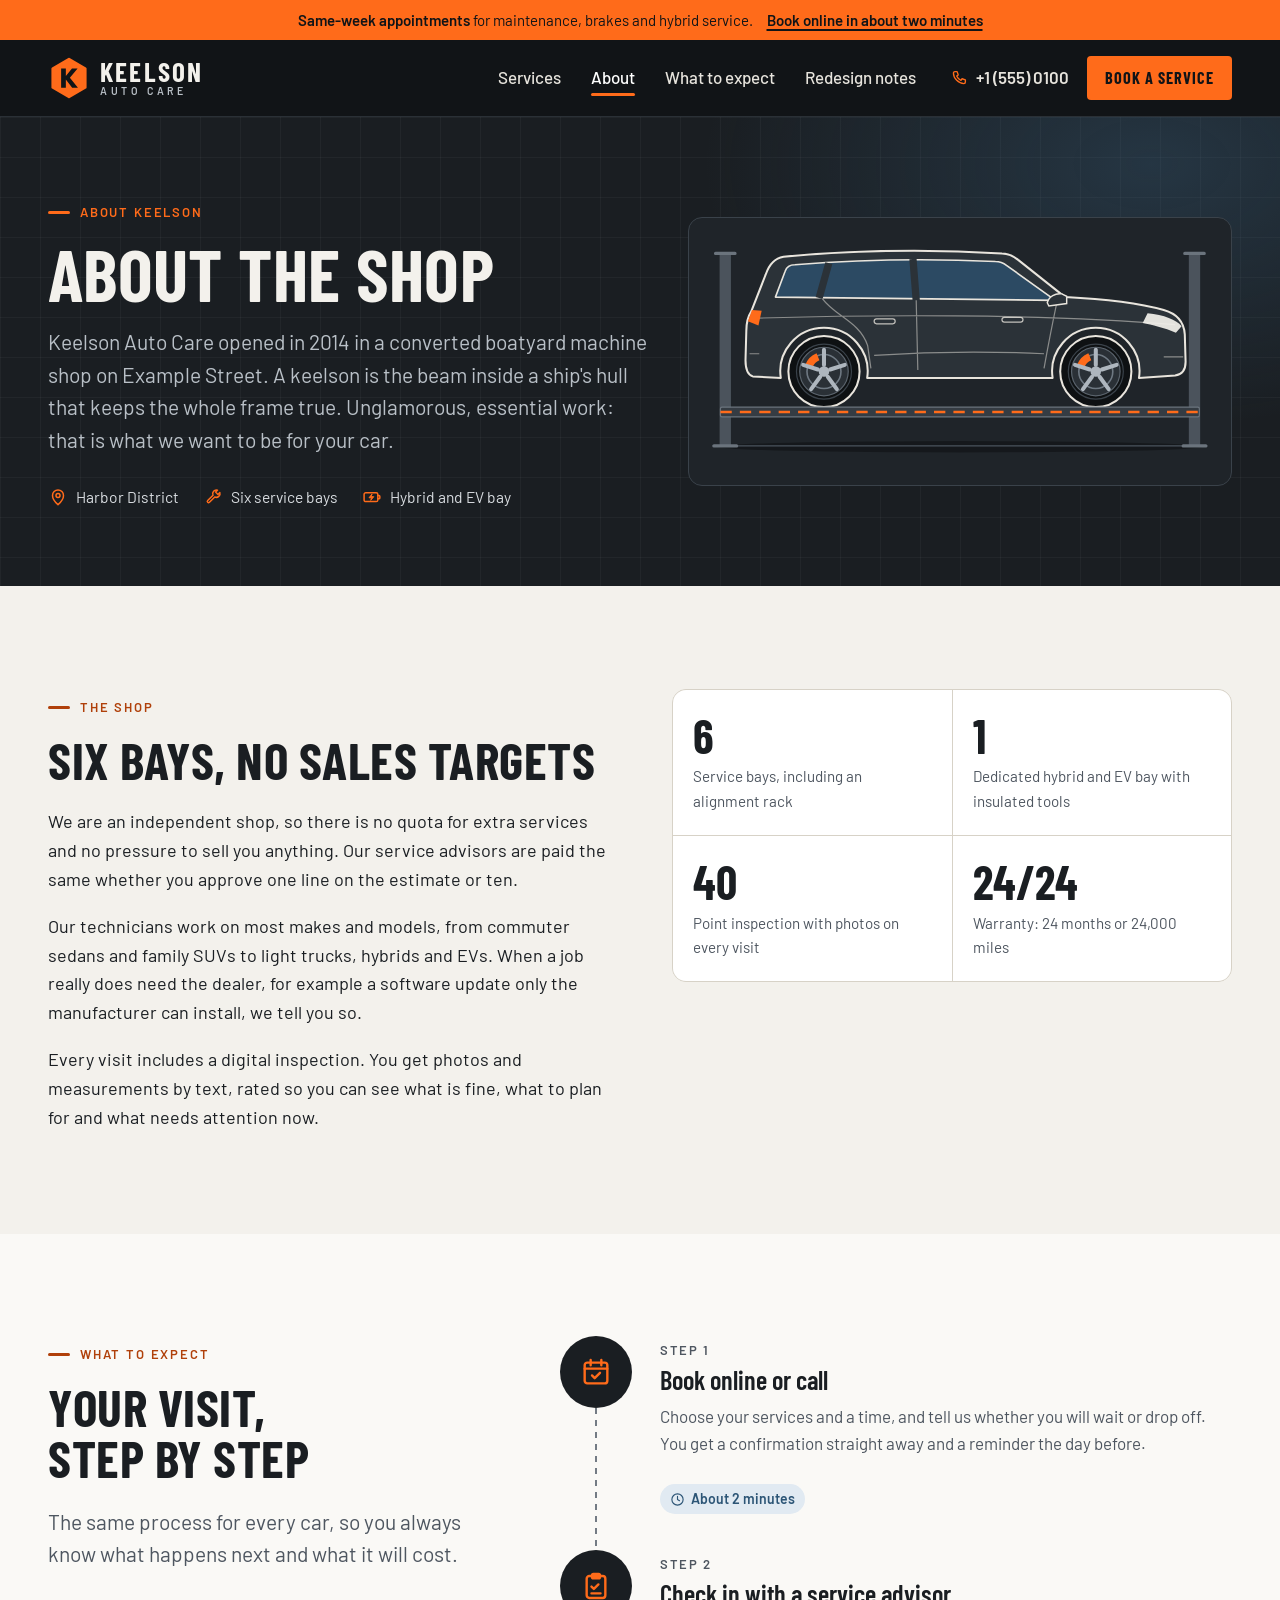
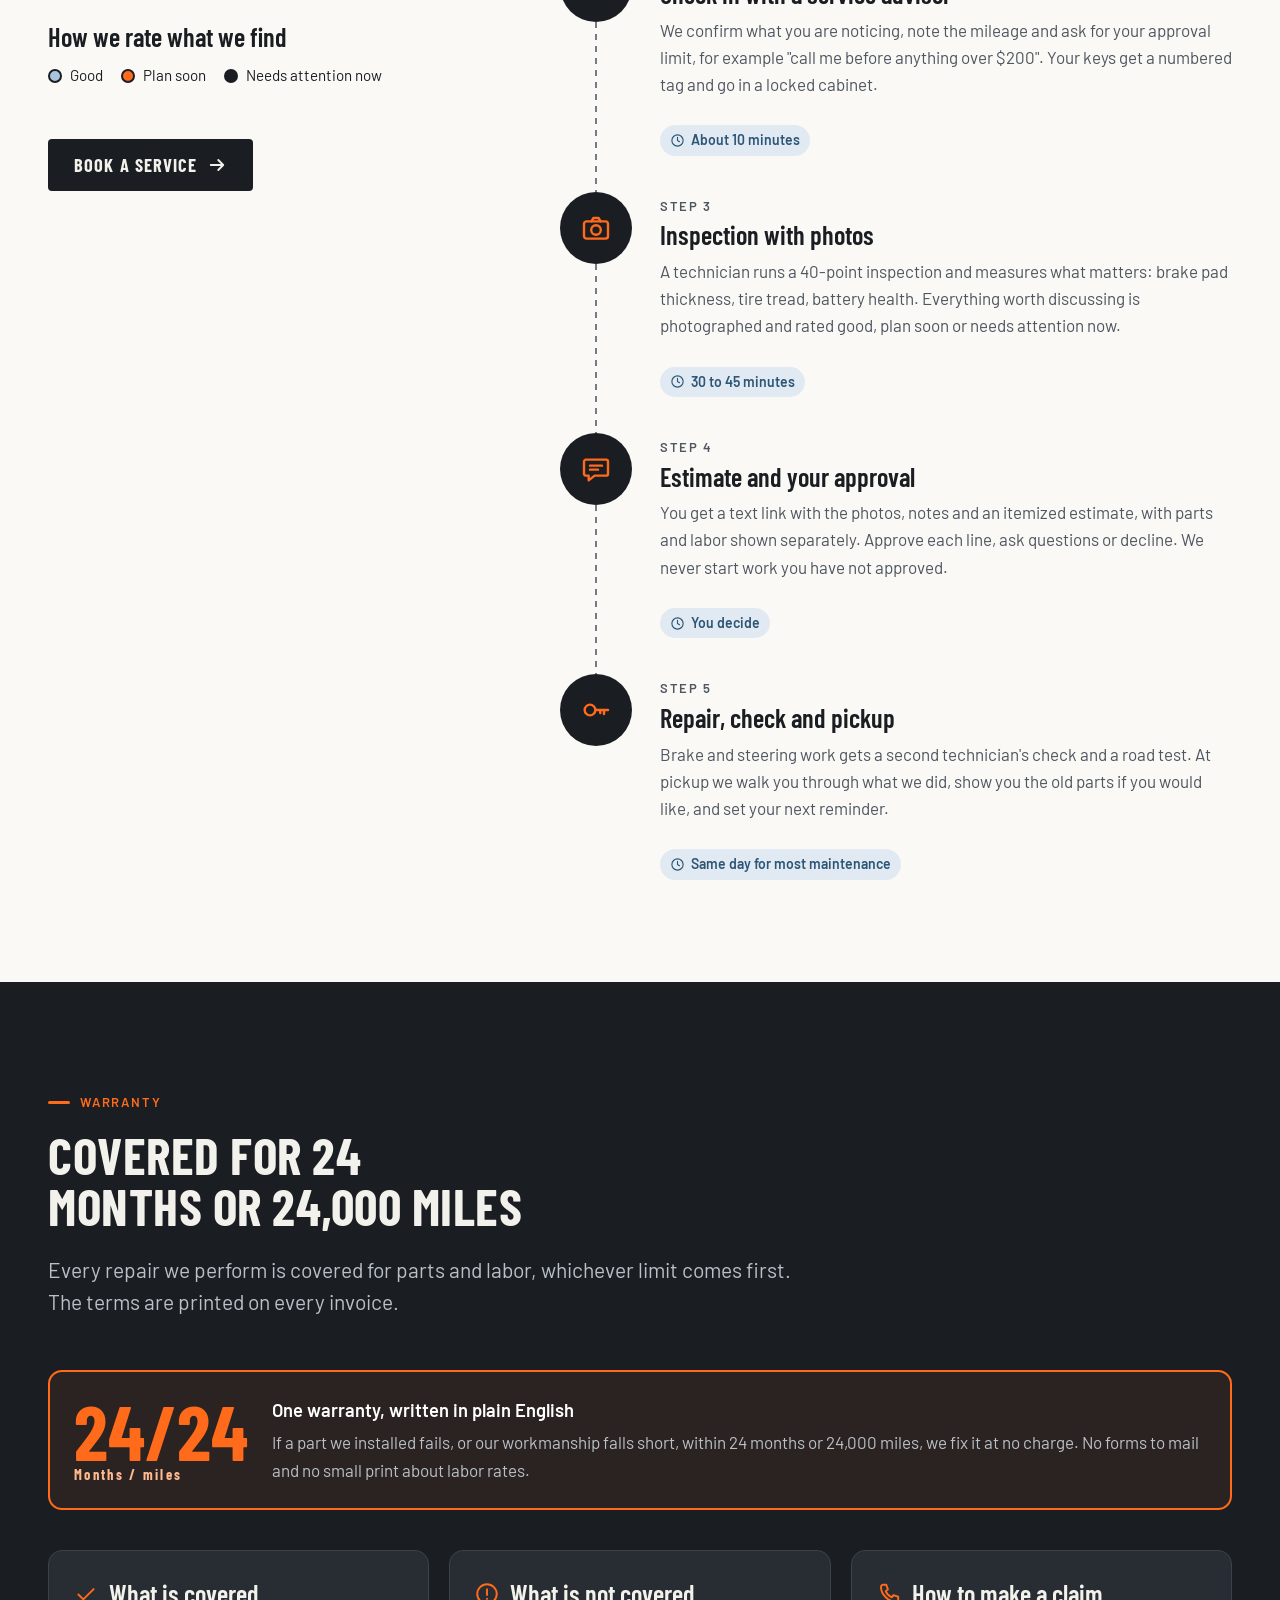
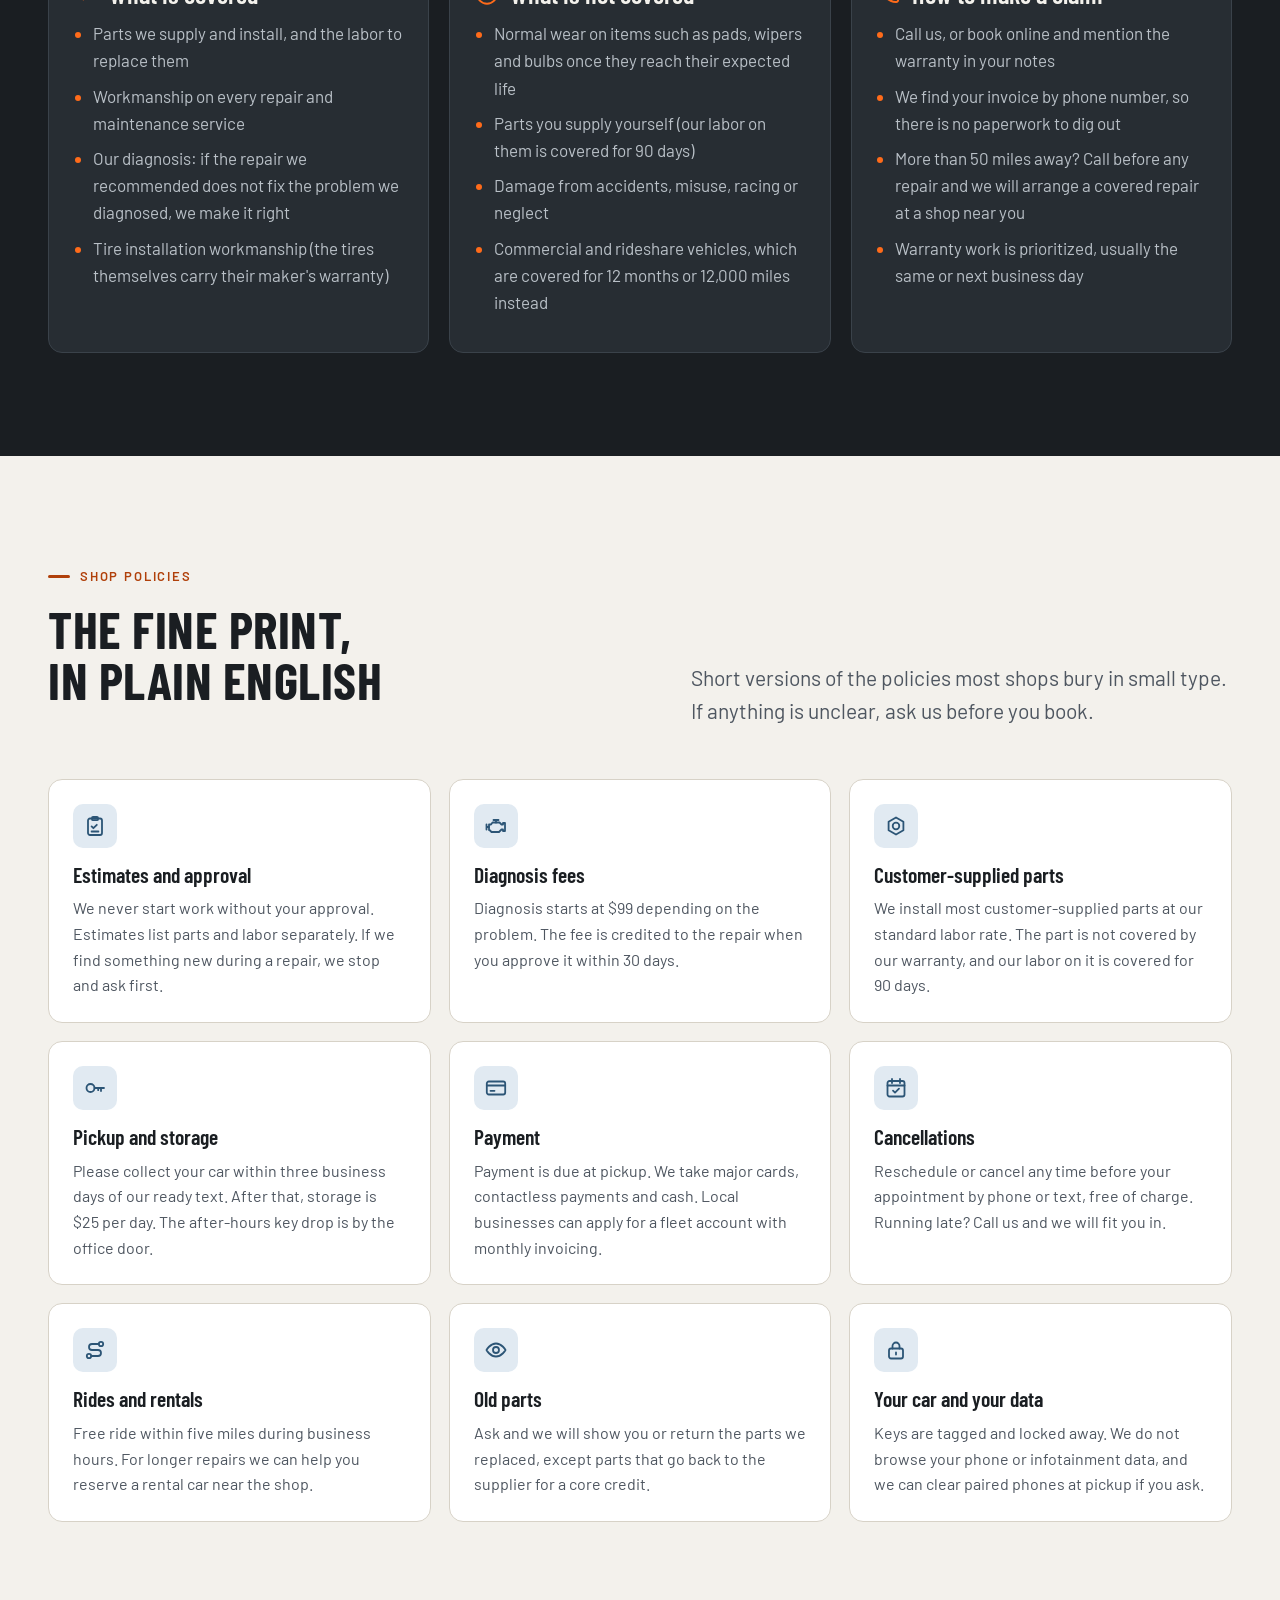
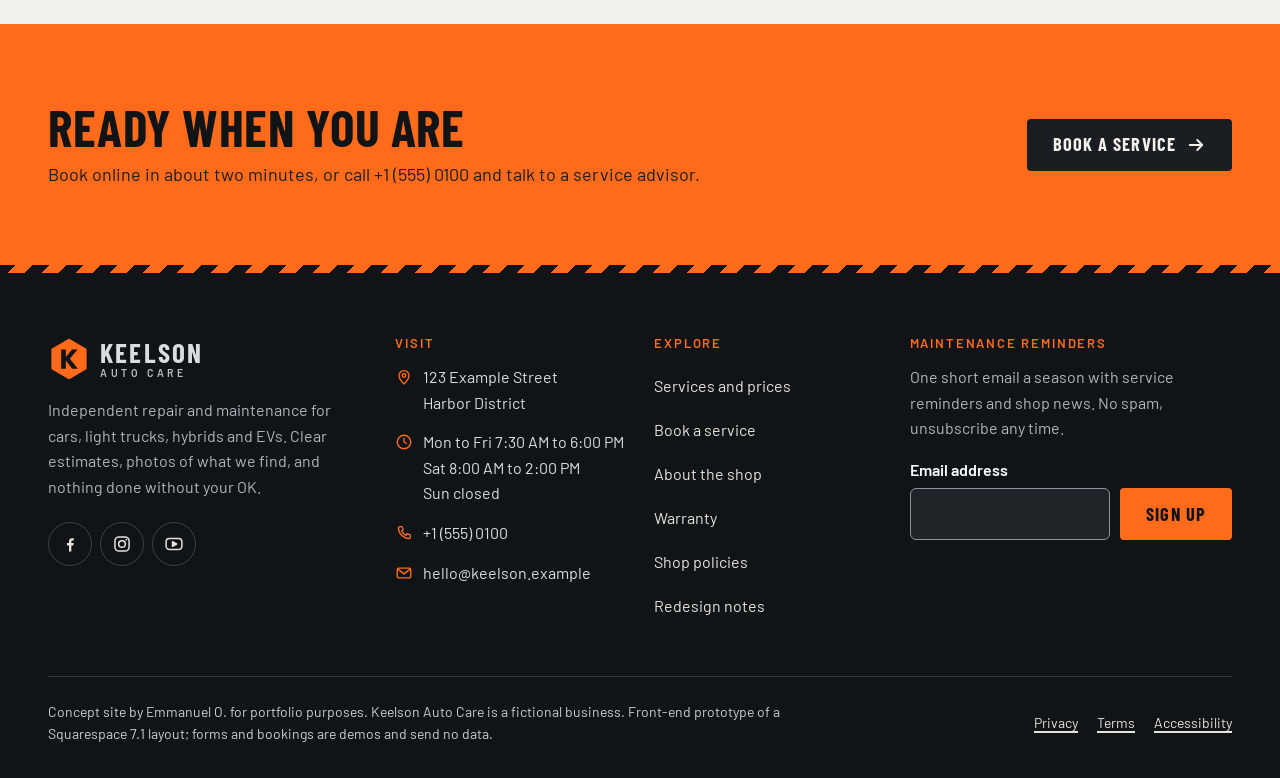
<file: about.html>
<!doctype html>
<html lang="en">
<head>
<meta charset="utf-8">
<meta name="viewport" content="width=device-width, initial-scale=1">
<title>About the shop, warranty and what to expect | Keelson Auto Care</title>
<meta name="description" content="How Keelson Auto Care works: the shop, a step-by-step guide to your visit, the 24-month / 24,000-mile warranty and shop policies in plain English. Fictional brand, concept site.">
<meta property="og:type" content="website">
<meta property="og:site_name" content="Keelson Auto Care (concept)">
<meta property="og:title" content="About Keelson Auto Care: what to expect, warranty and policies">
<meta property="og:description" content="The shop, your visit step by step, a plain-English warranty and shop policies. Squarespace 7.1 concept with a fictional brand.">
<meta name="theme-color" content="#111417">
<link rel="icon" href="favicon.svg" type="image/svg+xml">
<link rel="stylesheet" href="styles.css">
</head>
<body>
<svg class="sprite" xmlns="http://www.w3.org/2000/svg" aria-hidden="true" focusable="false" fill="none" stroke="currentColor" stroke-width="1.8" stroke-linecap="round" stroke-linejoin="round"><symbol id="i-wrench" viewBox="0 0 24 24"><path transform="rotate(45 12 12)" d="M10 2.4V5.6h4V2.4A4.4 4.4 0 0 1 13.5 10.46V19.5a1.5 1.5 0 0 1-3 0V10.46A4.4 4.4 0 0 1 10 2.4z"/></symbol><symbol id="i-oil" viewBox="0 0 24 24"><path d="M3.5 11H13l7.6-2.6.6 1.8-7.6 5V19.5H3.5z"/><path d="M6.5 11V8.5h4V11"/><path d="M20.4 13.6c.5.8 1 1.5 1 2a1 1 0 0 1-2 0c0-.5.5-1.2 1-2z"/></symbol><symbol id="i-brake" viewBox="0 0 24 24"><circle cx="11" cy="13" r="8"/><circle cx="11" cy="13" r="2.6"/><path d="M11 8.4v.01M15.6 13h.01M11 17.6v.01M6.4 13h.01" stroke-width="2.2"/><path d="M12.79 2.86A10.3 10.3 0 0 1 20.68 9.48L17.2 10.74A6.6 6.6 0 0 0 12.15 6.5z" fill="currentColor"/></symbol><symbol id="i-engine" viewBox="0 0 24 24"><path d="M5 10.5h2l1.5-2h7l2 2H19V9h2v8h-2v-1.5h-1.5L15 18H7.5l-2-2H5z"/><path d="M12 8.5V6M9.5 6h5M2.5 10.5v5M2.5 13H5"/></symbol><symbol id="i-tire" viewBox="0 0 24 24"><circle cx="12" cy="12" r="9"/><circle cx="12" cy="12" r="4.6"/><circle cx="12" cy="12" r="1.4"/><path d="M12 3v2.2M12 18.8V21M3 12h2.2M18.8 12H21M5.64 5.64l1.55 1.55M16.81 16.81l1.55 1.55M5.64 18.36l1.55-1.55M16.81 7.19l1.55-1.55"/></symbol><symbol id="i-bolt" viewBox="0 0 24 24"><rect x="2.5" y="7" width="16.5" height="10.5" rx="2"/><path d="M19 10.3h1.4a1 1 0 0 1 1 1v1.9a1 1 0 0 1-1 1H19"/><path d="M11.8 8.8 8.4 12.9h3l-.9 3.1 3.6-4.4h-3z" fill="currentColor" stroke-width="1.2"/></symbol><symbol id="i-calendar" viewBox="0 0 24 24"><rect x="3.5" y="5" width="17" height="15.5" rx="2"/><path d="M3.5 9.5h17M8 3v4M16 3v4M9 14.6l2 2 4-4"/></symbol><symbol id="i-shield" viewBox="0 0 24 24"><path d="M12 3 19 5.8v5.6c0 4.4-2.9 7.9-7 9.6-4.1-1.7-7-5.2-7-9.6V5.8z"/><path d="m9 12 2.2 2.2L15.4 10"/></symbol><symbol id="i-clock" viewBox="0 0 24 24"><circle cx="12" cy="12" r="9"/><path d="M12 7v5l3.2 2"/></symbol><symbol id="i-phone" viewBox="0 0 24 24"><path d="M6.6 3.5h2.9l1.5 4.4-2.1 1.5a10.6 10.6 0 0 0 5.7 5.7l1.5-2.1 4.4 1.5v2.9a2 2 0 0 1-2 2C11.6 19.4 4.6 12.4 4.6 5.5a2 2 0 0 1 2-2z"/></symbol><symbol id="i-pin" viewBox="0 0 24 24"><path d="M12 21.2s-6.6-5.9-6.6-11.1a6.6 6.6 0 0 1 13.2 0c0 5.2-6.6 11.1-6.6 11.1z"/><circle cx="12" cy="10.1" r="2.4"/></symbol><symbol id="i-mail" viewBox="0 0 24 24"><rect x="3" y="5.5" width="18" height="13" rx="2"/><path d="m3.8 6.8 8.2 6.4 8.2-6.4"/></symbol><symbol id="i-check" viewBox="0 0 24 24"><path d="m5 12.5 4.5 4.5L19 7.5"/></symbol><symbol id="i-camera" viewBox="0 0 24 24"><rect x="3" y="7" width="18" height="13" rx="2"/><path d="m8.5 7 1.6-2.5h3.8L15.5 7"/><circle cx="12" cy="13.5" r="3.6"/></symbol><symbol id="i-message" viewBox="0 0 24 24"><path d="M4.5 5h15A1.5 1.5 0 0 1 21 6.5v9a1.5 1.5 0 0 1-1.5 1.5H11l-4.5 3.5V17h-2A1.5 1.5 0 0 1 3 15.5v-9A1.5 1.5 0 0 1 4.5 5z"/><path d="M7.5 9.5h9M7.5 12.5h6"/></symbol><symbol id="i-clipboard" viewBox="0 0 24 24"><rect x="5" y="4.5" width="14" height="16.5" rx="2"/><rect x="9" y="3" width="6" height="3.2" rx="1"/><path d="m8.6 12.4 1.8 1.8 3.4-3.4M8.6 17.5h6.8"/></symbol><symbol id="i-key" viewBox="0 0 24 24"><circle cx="7.5" cy="12" r="4"/><path d="M11.5 12H21M18 12v3M15.2 12v2.2"/></symbol><symbol id="i-coffee" viewBox="0 0 24 24"><path d="M4.5 9.5h11V14a5 5 0 0 1-5 5h-1a5 5 0 0 1-5-5z"/><path d="M15.5 11h1.3a2.5 2.5 0 0 1 0 5h-1.6M8 3.5c-.8 1 .8 2 0 3M11.5 3.5c-.8 1 .8 2 0 3"/></symbol><symbol id="i-car" viewBox="0 0 24 24"><path d="M3.2 15.6v-2.4c0-.7.4-1.2 1.1-1.4l2.4-.6 2.1-3.3a2 2 0 0 1 1.7-.9h4.4a2 2 0 0 1 1.6.8l2.6 3.3 1.8.4c.7.2 1.1.7 1.1 1.4v2.4c0 .5-.4.9-.9.9h-.8"/><path d="M9.6 16.5h4.8M5.4 16.5H4.1a.9.9 0 0 1-.9-.9M6.8 11.2h11.6"/><circle cx="7.5" cy="16.5" r="2"/><circle cx="16.5" cy="16.5" r="2"/></symbol><symbol id="i-gauge" viewBox="0 0 24 24"><path d="M4.3 17.5a8.5 8.5 0 1 1 15.4 0"/><path d="m12 14 3.6-4.2"/><circle cx="12" cy="14.4" r="1.3"/><path d="M7.4 9.3l.9.8M12 6.6v1.2M16.6 9.3l-.9.8"/></symbol><symbol id="i-parts" viewBox="0 0 24 24"><path d="M12 3.5 19.4 7.8v8.4L12 20.5l-7.4-4.3V7.8z"/><circle cx="12" cy="12" r="3.3"/></symbol><symbol id="i-lock" viewBox="0 0 24 24"><rect x="5" y="10.5" width="14" height="10" rx="2"/><path d="M8.5 10.5V8a3.5 3.5 0 0 1 7 0v2.5M12 14.5v2"/></symbol><symbol id="i-card" viewBox="0 0 24 24"><rect x="2.8" y="5.5" width="18.4" height="13" rx="2"/><path d="M2.8 9.5h18.4M6.5 14.8h4"/></symbol><symbol id="i-route" viewBox="0 0 24 24"><circle cx="6" cy="18" r="2.2"/><circle cx="18" cy="6" r="2.2"/><path d="M8.2 18H15a3 3 0 0 0 0-6H9a3 3 0 0 1 0-6h6.8"/></symbol><symbol id="i-eye" viewBox="0 0 24 24"><path d="M2.5 12S6 5.5 12 5.5 21.5 12 21.5 12 18 18.5 12 18.5 2.5 12 2.5 12z"/><circle cx="12" cy="12" r="3"/></symbol><symbol id="i-list" viewBox="0 0 24 24"><path d="M9 6.5h11M9 12h11M9 17.5h11"/><path d="M4.5 6.5h.01M4.5 12h.01M4.5 17.5h.01" stroke-width="2.6"/></symbol><symbol id="i-layout" viewBox="0 0 24 24"><rect x="3.5" y="4" width="17" height="16" rx="2"/><path d="M3.5 9h17M10 9v11"/></symbol><symbol id="i-mobile" viewBox="0 0 24 24"><rect x="6.5" y="2.8" width="11" height="18.4" rx="2.2"/><path d="M10.8 17.6h2.4"/></symbol><symbol id="i-access" viewBox="0 0 24 24"><circle cx="12" cy="4.8" r="1.8"/><path d="M5 8.6c2.4.8 4.6 1.2 7 1.2s4.6-.4 7-1.2M12 9.8v4.4M12 14.2l-3.2 6.3M12 14.2l3.2 6.3"/></symbol><symbol id="i-target" viewBox="0 0 24 24"><circle cx="12" cy="12" r="8.5"/><circle cx="12" cy="12" r="4.8"/><circle cx="12" cy="12" r="1.2" fill="currentColor"/></symbol><symbol id="i-doc" viewBox="0 0 24 24"><path d="M6.5 3h7.6L18 6.9V20a1 1 0 0 1-1 1H6.5a1 1 0 0 1-1-1V4a1 1 0 0 1 1-1z"/><path d="M13.5 3v4.2H18M8.6 11.5h6.8M8.6 14.8h6.8M8.6 18h4"/></symbol><symbol id="i-arrow" viewBox="0 0 24 24"><path d="M4.5 12h15M13.5 6l6 6-6 6"/></symbol><symbol id="i-arrow-left" viewBox="0 0 24 24"><path d="M19.5 12h-15M10.5 6l-6 6 6 6"/></symbol><symbol id="i-chevron" viewBox="0 0 24 24"><path d="m6 9 6 6 6-6"/></symbol><symbol id="i-plus" viewBox="0 0 24 24"><path d="M12 5v14M5 12h14"/></symbol><symbol id="i-menu" viewBox="0 0 24 24"><path d="M4 7h16M4 12h16M4 17h16"/></symbol><symbol id="i-close" viewBox="0 0 24 24"><path d="M6 6l12 12M18 6 6 18"/></symbol><symbol id="i-alert" viewBox="0 0 24 24"><circle cx="12" cy="12" r="9"/><path d="M12 7.5v5.5M12 16.4v.1"/></symbol><symbol id="i-info" viewBox="0 0 24 24"><circle cx="12" cy="12" r="9"/><path d="M12 11v5.5M12 7.6v.1"/></symbol><symbol id="i-edit" viewBox="0 0 24 24"><path d="M4 20h4.2L19 9.2a2.1 2.1 0 0 0-3-3L5.2 17v3z"/><path d="m14.2 8 1.8 1.8"/></symbol><symbol id="i-facebook" viewBox="0 0 24 24"><path d="M13.6 21v-7.3H16l.4-2.9h-2.8V9.1c0-.8.3-1.4 1.4-1.4h1.5V5.2c-.3 0-1.1-.1-2.1-.1-2.1 0-3.6 1.3-3.6 3.7v2.1H8.4v2.9h2.4V21z" fill="currentColor" stroke="none"/></symbol><symbol id="i-instagram" viewBox="0 0 24 24"><rect x="3.5" y="3.5" width="17" height="17" rx="5"/><circle cx="12" cy="12" r="4"/><circle cx="17.2" cy="6.8" r="1.1" fill="currentColor" stroke="none"/></symbol><symbol id="i-youtube" viewBox="0 0 24 24"><rect x="2.5" y="5.5" width="19" height="13" rx="4"/><path d="m10.2 9.2 5 2.8-5 2.8z" fill="currentColor"/></symbol></svg>
<a class="skip-link" href="#main">Skip to main content</a>
<!-- Squarespace: Announcement Bar -->
<section class="announcement" aria-label="Announcement">
  <div class="container announcement__inner">
    <p><strong>Same-week appointments</strong><span class="announcement__more"> for maintenance, brakes and hybrid service</span>.</p>
    <a href="book.html">Book online in about two minutes</a>
  </div>
</section>
<!-- Squarespace: Site Header (logo, navigation, header button; mobile burger menu) -->
<header class="site-header">
  <div class="container site-header__inner">
    <a class="brand" href="index.html">
      <svg class="brand__mark" viewBox="0 0 48 48" aria-hidden="true" focusable="false"><path d="M24 2.5 42.6 13.25v21.5L24 45.5 5.4 34.75v-21.5z" fill="#FF6B1A" stroke="#FF6B1A" stroke-width="3" stroke-linejoin="round"/><path d="M15 13h5.4v8.6l7-8.6h6.4L25 23.6 34.2 35h-6.6l-7.2-9.2V35H15z" fill="#111417"/></svg>
      <span class="brand__text"><span class="brand__name">Keelson</span><span class="brand__tag">Auto Care</span><span class="visually-hidden">, home</span></span>
    </a>
    <nav class="site-nav" aria-label="Main">
      <ul class="site-nav__list">
        <li><a href="services.html">Services</a></li>
<li><a href="about.html" aria-current="page">About</a></li>
<li><a href="about.html#process">What to expect</a></li>
<li><a href="redesign-notes.html">Redesign notes</a></li>
      </ul>
    </nav>
    <div class="site-header__actions">
      <p class="site-header__phone"><svg class="icon" aria-hidden="true" focusable="false"><use href="#i-phone"/></svg><span><span class="visually-hidden">Call </span>+1 (555) 0100</span></p>
      <a class="btn btn--primary btn--sm header-book" href="book.html"><span>Book<span class="long"> a service</span></span></a>
      <button class="nav-toggle" type="button" aria-expanded="false" aria-controls="mobile-menu">
        <svg class="icon icon-open" aria-hidden="true" focusable="false"><use href="#i-menu"/></svg>
        <svg class="icon icon-close" aria-hidden="true" focusable="false"><use href="#i-close"/></svg>
        <span class="visually-hidden">Menu</span>
      </button>
    </div>
  </div>
  <div class="mobile-menu" id="mobile-menu" hidden>
    <div class="container mobile-menu__inner">
      <nav aria-label="Mobile">
        <ul class="mobile-menu__list">
          <li><a href="index.html">Home<svg class="icon" aria-hidden="true" focusable="false"><use href="#i-arrow"/></svg></a></li>
<li><a href="services.html">Services and prices<svg class="icon" aria-hidden="true" focusable="false"><use href="#i-arrow"/></svg></a></li>
<li><a href="book.html">Book a service<svg class="icon" aria-hidden="true" focusable="false"><use href="#i-arrow"/></svg></a></li>
<li><a href="about.html" aria-current="page">About the shop<svg class="icon" aria-hidden="true" focusable="false"><use href="#i-arrow"/></svg></a></li>
<li><a href="about.html#process">What to expect<svg class="icon" aria-hidden="true" focusable="false"><use href="#i-arrow"/></svg></a></li>
<li><a href="about.html#warranty">Warranty<svg class="icon" aria-hidden="true" focusable="false"><use href="#i-arrow"/></svg></a></li>
<li><a href="redesign-notes.html">Redesign notes<svg class="icon" aria-hidden="true" focusable="false"><use href="#i-arrow"/></svg></a></li>
        </ul>
      </nav>
      <div class="mobile-menu__meta">
        <p><strong>+1 (555) 0100</strong></p>
        <p>123 Example Street, Harbor District</p>
        <p>Mon to Fri 7:30 AM to 6:00 PM, Sat 8:00 AM to 2:00 PM</p>
      </div>
    </div>
  </div>
</header>
<main id="main" tabindex="-1">
<!-- Squarespace: Page banner (dark color theme) with an Image block for the lift illustration -->
<section class="page-hero theme-dark" aria-labelledby="page-title">
  <div class="container page-hero__grid page-hero__grid--art">
    <div>
      <p class="eyebrow">About Keelson</p>
      <h1 id="page-title">About the shop</h1>
      <p class="lead">Keelson Auto Care opened in 2014 in a converted boatyard machine shop on Example Street. A keelson is the beam inside a ship's hull that keeps the whole frame true. Unglamorous, essential work: that is what we want to be for your car.</p>
      <ul class="page-hero__meta">
        <li><svg class="icon" aria-hidden="true" focusable="false"><use href="#i-pin"/></svg>Harbor District</li>
        <li><svg class="icon" aria-hidden="true" focusable="false"><use href="#i-wrench"/></svg>Six service bays</li>
        <li><svg class="icon" aria-hidden="true" focusable="false"><use href="#i-bolt"/></svg>Hybrid and EV bay</li>
      </ul>
    </div>
    <div class="page-hero__art">
      <div class="lift-art"><svg class="car car--lift" viewBox="0 0 640 300" aria-hidden="true" focusable="false" xmlns="http://www.w3.org/2000/svg"><ellipse class="car-shadow" cx="320" cy="263" rx="300" ry="7"/><path class="car-ground" d="M14 262H626"/><path class="lift-post" d="M30 262V24M610 262V24"/><path class="lift-cap" d="M18 24h24M598 24h24M16 262h28M596 262h28"/><path class="lift-beam" d="M30 222H610"/><g transform="translate(0 -48)"><path class="car-body" d="M64 224C58 222 55 214 55 204L56 168C56 158 58 150 62 144L80 98C84 86 90 78 102 76Q236 64 372 72C380 72 386 75 392 80L450 126Q528 130 572 142C590 147 597 158 598 172L599 206C599 216 594 222 586 223L541.4 226A54 54 0 1 0 434.6 226L205.4 226A54 54 0 1 0 98.6 226Z"/><path class="car-glass" d="M92 126L104 94C106 88 110 86 116 86Q240 76 364 82C370 82 374 84 378 87L438 130Z"/><path class="car-pillar" d="M262 79L266 130M158 84L146 127"/><path class="car-detail" d="M440 132Q432 170 424 214M266 130L268 216M150 128C166 150 196 156 206 186L210 214M70 152C200 148 420 146 586 160M214 198Q320 191 424 196M572 200H596M60 196H72"/><rect class="car-handle" x="214" y="153" width="26" height="6" rx="3"/><rect class="car-handle" x="372" y="151" width="26" height="6" rx="3"/><path class="car-mirror" d="M428 133C430 125 438 121 446 122L452 125L452 134L430 137Z"/><path class="car-head" d="M552 146C572 148 588 154 594 162L587 170C573 164 557 160 546 158Z"/><path class="car-tail" d="M58 156L63 142L75 143L71 161Z"/><g class="car-wheel"><circle class="car-tire" cx="152" cy="218" r="44"/><circle class="car-sidewall" cx="152" cy="218" r="34"/><circle class="car-rim" cx="152" cy="218" r="30"/><circle class="car-rotor" cx="152" cy="218" r="21"/><path class="car-caliper" d="M128.98 209.62A24.5 24.5 0 0 1 142.82 195.28L146.38 204.09A15 15 0 0 0 137.90 212.87Z"/><path class="car-spoke" d="M152.0 210.0L152.0 191.0M159.6 215.5L177.7 209.7M156.7 224.5L167.9 239.8M147.3 224.5L136.1 239.8M144.4 215.5L126.3 209.7"/><circle class="car-hub" cx="152" cy="218" r="6.5"/></g><g class="car-wheel"><circle class="car-tire" cx="488" cy="218" r="44"/><circle class="car-sidewall" cx="488" cy="218" r="34"/><circle class="car-rim" cx="488" cy="218" r="30"/><circle class="car-rotor" cx="488" cy="218" r="21"/><path class="car-caliper" d="M464.98 209.62A24.5 24.5 0 0 1 478.82 195.28L482.38 204.09A15 15 0 0 0 473.90 212.87Z"/><path class="car-spoke" d="M488.0 210.0L488.0 191.0M495.6 215.5L513.7 209.7M492.7 224.5L503.9 239.8M483.3 224.5L472.1 239.8M480.4 215.5L462.3 209.7"/><circle class="car-hub" cx="488" cy="218" r="6.5"/></g></g><rect class="lift-runway" x="24" y="214" width="592" height="12" rx="2"/><path class="lift-stripe" d="M24 220H616"/></svg></div>
    </div>
  </div>
</section>

<!-- Squarespace: Section, text block beside a list of shop facts -->
<section class="section theme-light" aria-labelledby="shop-title">
  <div class="container split split--top">
    <div class="prose-lg">
      <p class="eyebrow">The shop</p>
      <h2 id="shop-title">Six bays, no sales targets</h2>
      <p>We are an independent shop, so there is no quota for extra services and no pressure to sell you anything. Our service advisors are paid the same whether you approve one line on the estimate or ten.</p>
      <p>Our technicians work on most makes and models, from commuter sedans and family SUVs to light trucks, hybrids and EVs. When a job really does need the dealer, for example a software update only the manufacturer can install, we tell you so.</p>
      <p>Every visit includes a digital inspection. You get photos and measurements by text, rated so you can see what is fine, what to plan for and what needs attention now.</p>
    </div>
    <ul class="facts">
      <li><strong>6</strong><span>Service bays, including an alignment rack</span></li>
      <li><strong>1</strong><span>Dedicated hybrid and EV bay with insulated tools</span></li>
      <li><strong>40</strong><span>Point inspection with photos on every visit</span></li>
      <li><strong>24/24</strong><span>Warranty: 24 months or 24,000 miles</span></li>
    </ul>
  </div>
</section>

<!-- Squarespace: Section, what to expect (text blocks in a timeline layout). Anchor: #process -->
<section class="section theme-paper" id="process" aria-labelledby="process-title">
  <div class="container split split--top split--wide-right">
    <div>
      <p class="eyebrow">What to expect</p>
      <h2 id="process-title">Your visit, step by step</h2>
      <p class="lead">The same process for every car, so you always know what happens next and what it will cost.</p>
      <h3 class="mt-lg">How we rate what we find</h3>
      <ul class="legend-row">
        <li><i class="good" aria-hidden="true"></i>Good</li>
        <li><i class="soon" aria-hidden="true"></i>Plan soon</li>
        <li><i class="now" aria-hidden="true"></i>Needs attention now</li>
      </ul>
      <div class="btn-row mt-lg">
        <a class="btn btn--dark" href="book.html">Book a service<svg class="icon" aria-hidden="true" focusable="false"><use href="#i-arrow"/></svg></a>
      </div>
    </div>
    <ol class="timeline">
      <li class="timeline__item">
        <span class="timeline__marker"><svg class="icon" aria-hidden="true" focusable="false"><use href="#i-calendar"/></svg></span>
        <div class="timeline__body">
          <p class="timeline__step">Step 1</p>
          <h3>Book online or call</h3>
          <p>Choose your services and a time, and tell us whether you will wait or drop off. You get a confirmation straight away and a reminder the day before.</p>
          <span class="timeline__time"><svg class="icon" aria-hidden="true" focusable="false"><use href="#i-clock"/></svg>About 2 minutes</span>
        </div>
      </li>
      <li class="timeline__item">
        <span class="timeline__marker"><svg class="icon" aria-hidden="true" focusable="false"><use href="#i-clipboard"/></svg></span>
        <div class="timeline__body">
          <p class="timeline__step">Step 2</p>
          <h3>Check in with a service advisor</h3>
          <p>We confirm what you are noticing, note the mileage and ask for your approval limit, for example "call me before anything over $200". Your keys get a numbered tag and go in a locked cabinet.</p>
          <span class="timeline__time"><svg class="icon" aria-hidden="true" focusable="false"><use href="#i-clock"/></svg>About 10 minutes</span>
        </div>
      </li>
      <li class="timeline__item">
        <span class="timeline__marker"><svg class="icon" aria-hidden="true" focusable="false"><use href="#i-camera"/></svg></span>
        <div class="timeline__body">
          <p class="timeline__step">Step 3</p>
          <h3>Inspection with photos</h3>
          <p>A technician runs a 40-point inspection and measures what matters: brake pad thickness, tire tread, battery health. Everything worth discussing is photographed and rated good, plan soon or needs attention now.</p>
          <span class="timeline__time"><svg class="icon" aria-hidden="true" focusable="false"><use href="#i-clock"/></svg>30 to 45 minutes</span>
        </div>
      </li>
      <li class="timeline__item">
        <span class="timeline__marker"><svg class="icon" aria-hidden="true" focusable="false"><use href="#i-message"/></svg></span>
        <div class="timeline__body">
          <p class="timeline__step">Step 4</p>
          <h3>Estimate and your approval</h3>
          <p>You get a text link with the photos, notes and an itemized estimate, with parts and labor shown separately. Approve each line, ask questions or decline. We never start work you have not approved.</p>
          <span class="timeline__time"><svg class="icon" aria-hidden="true" focusable="false"><use href="#i-clock"/></svg>You decide</span>
        </div>
      </li>
      <li class="timeline__item">
        <span class="timeline__marker"><svg class="icon" aria-hidden="true" focusable="false"><use href="#i-key"/></svg></span>
        <div class="timeline__body">
          <p class="timeline__step">Step 5</p>
          <h3>Repair, check and pickup</h3>
          <p>Brake and steering work gets a second technician's check and a road test. At pickup we walk you through what we did, show you the old parts if you would like, and set your next reminder.</p>
          <span class="timeline__time"><svg class="icon" aria-hidden="true" focusable="false"><use href="#i-clock"/></svg>Same day for most maintenance</span>
        </div>
      </li>
    </ol>
  </div>
</section>

<!-- Squarespace: Section, warranty (dark color theme). Anchor: #warranty -->
<section class="section theme-dark" id="warranty" aria-labelledby="warranty-title">
  <div class="container">
    <div class="section-head">
      <p class="eyebrow">Warranty</p>
      <h2 id="warranty-title">Covered for 24 months or 24,000 miles</h2>
      <p class="lead">Every repair we perform is covered for parts and labor, whichever limit comes first. The terms are printed on every invoice.</p>
    </div>
    <div class="warranty-badge">
      <p class="warranty-badge__num">24/24<small>Months / miles</small></p>
      <div>
        <strong>One warranty, written in plain English</strong>
        <p>If a part we installed fails, or our workmanship falls short, within 24 months or 24,000 miles, we fix it at no charge. No forms to mail and no small print about labor rates.</p>
      </div>
    </div>
    <div class="warranty-grid">
      <div class="warranty-card">
        <h3><svg class="icon" aria-hidden="true" focusable="false"><use href="#i-check"/></svg>What is covered</h3>
        <ul>
          <li>Parts we supply and install, and the labor to replace them</li>
          <li>Workmanship on every repair and maintenance service</li>
          <li>Our diagnosis: if the repair we recommended does not fix the problem we diagnosed, we make it right</li>
          <li>Tire installation workmanship (the tires themselves carry their maker's warranty)</li>
        </ul>
      </div>
      <div class="warranty-card">
        <h3><svg class="icon" aria-hidden="true" focusable="false"><use href="#i-alert"/></svg>What is not covered</h3>
        <ul>
          <li>Normal wear on items such as pads, wipers and bulbs once they reach their expected life</li>
          <li>Parts you supply yourself (our labor on them is covered for 90 days)</li>
          <li>Damage from accidents, misuse, racing or neglect</li>
          <li>Commercial and rideshare vehicles, which are covered for 12 months or 12,000 miles instead</li>
        </ul>
      </div>
      <div class="warranty-card">
        <h3><svg class="icon" aria-hidden="true" focusable="false"><use href="#i-phone"/></svg>How to make a claim</h3>
        <ul>
          <li>Call us, or book online and mention the warranty in your notes</li>
          <li>We find your invoice by phone number, so there is no paperwork to dig out</li>
          <li>More than 50 miles away? Call before any repair and we will arrange a covered repair at a shop near you</li>
          <li>Warranty work is prioritized, usually the same or next business day</li>
        </ul>
      </div>
    </div>
  </div>
</section>

<!-- Squarespace: Section, policies (nine text blocks in a grid). Anchor: #policies -->
<section class="section theme-light" id="policies" aria-labelledby="policies-title">
  <div class="container">
    <div class="section-head section-head--split">
      <div>
        <p class="eyebrow">Shop policies</p>
        <h2 id="policies-title">The fine print, in plain English</h2>
      </div>
      <p class="lead">Short versions of the policies most shops bury in small type. If anything is unclear, ask us before you book.</p>
    </div>
    <div class="policy-grid">
      <article class="policy">
        <span class="policy__icon"><svg class="icon" aria-hidden="true" focusable="false"><use href="#i-clipboard"/></svg></span>
        <h3>Estimates and approval</h3>
        <p>We never start work without your approval. Estimates list parts and labor separately. If we find something new during a repair, we stop and ask first.</p>
      </article>
      <article class="policy">
        <span class="policy__icon"><svg class="icon" aria-hidden="true" focusable="false"><use href="#i-engine"/></svg></span>
        <h3>Diagnosis fees</h3>
        <p>Diagnosis starts at $99 depending on the problem. The fee is credited to the repair when you approve it within 30 days.</p>
      </article>
      <article class="policy">
        <span class="policy__icon"><svg class="icon" aria-hidden="true" focusable="false"><use href="#i-parts"/></svg></span>
        <h3>Customer-supplied parts</h3>
        <p>We install most customer-supplied parts at our standard labor rate. The part is not covered by our warranty, and our labor on it is covered for 90 days.</p>
      </article>
      <article class="policy">
        <span class="policy__icon"><svg class="icon" aria-hidden="true" focusable="false"><use href="#i-key"/></svg></span>
        <h3>Pickup and storage</h3>
        <p>Please collect your car within three business days of our ready text. After that, storage is $25 per day. The after-hours key drop is by the office door.</p>
      </article>
      <article class="policy">
        <span class="policy__icon"><svg class="icon" aria-hidden="true" focusable="false"><use href="#i-card"/></svg></span>
        <h3>Payment</h3>
        <p>Payment is due at pickup. We take major cards, contactless payments and cash. Local businesses can apply for a fleet account with monthly invoicing.</p>
      </article>
      <article class="policy">
        <span class="policy__icon"><svg class="icon" aria-hidden="true" focusable="false"><use href="#i-calendar"/></svg></span>
        <h3>Cancellations</h3>
        <p>Reschedule or cancel any time before your appointment by phone or text, free of charge. Running late? Call us and we will fit you in.</p>
      </article>
      <article class="policy">
        <span class="policy__icon"><svg class="icon" aria-hidden="true" focusable="false"><use href="#i-route"/></svg></span>
        <h3>Rides and rentals</h3>
        <p>Free ride within five miles during business hours. For longer repairs we can help you reserve a rental car near the shop.</p>
      </article>
      <article class="policy">
        <span class="policy__icon"><svg class="icon" aria-hidden="true" focusable="false"><use href="#i-eye"/></svg></span>
        <h3>Old parts</h3>
        <p>Ask and we will show you or return the parts we replaced, except parts that go back to the supplier for a core credit.</p>
      </article>
      <article class="policy">
        <span class="policy__icon"><svg class="icon" aria-hidden="true" focusable="false"><use href="#i-lock"/></svg></span>
        <h3>Your car and your data</h3>
        <p>Keys are tagged and locked away. We do not browse your phone or infotainment data, and we can clear paired phones at pickup if you ask.</p>
      </article>
    </div>
  </div>
</section>

<!-- Squarespace: call to action band -->
<section class="section cta theme-orange" aria-labelledby="cta-title">
  <div class="container cta__inner">
    <div>
      <h2 id="cta-title">Ready when you are</h2>
      <p>Book online in about two minutes, or call <span class="nowrap">+1 (555) 0100</span> and talk to a service advisor.</p>
    </div>
    <a class="btn btn--dark" href="book.html">Book a service<svg class="icon" aria-hidden="true" focusable="false"><use href="#i-arrow"/></svg></a>
  </div>
</section>
</main>
<!-- Squarespace: Footer (text blocks, navigation links, Newsletter block, social links) -->
<footer class="site-footer">
  <div class="hazard" aria-hidden="true"></div>
  <div class="container footer-grid">
    <div class="footer-brand">
      <a class="brand" href="index.html">
        <svg class="brand__mark" viewBox="0 0 48 48" aria-hidden="true" focusable="false"><path d="M24 2.5 42.6 13.25v21.5L24 45.5 5.4 34.75v-21.5z" fill="#FF6B1A" stroke="#FF6B1A" stroke-width="3" stroke-linejoin="round"/><path d="M15 13h5.4v8.6l7-8.6h6.4L25 23.6 34.2 35h-6.6l-7.2-9.2V35H15z" fill="#111417"/></svg>
        <span class="brand__text"><span class="brand__name">Keelson</span><span class="brand__tag">Auto Care</span><span class="visually-hidden">, home</span></span>
      </a>
      <p>Independent repair and maintenance for cars, light trucks, hybrids and EVs. Clear estimates, photos of what we find, and nothing done without your OK.</p>
      <ul class="social" aria-label="Social media (placeholder links)">
        <li><a href="#"><svg class="icon" aria-hidden="true" focusable="false"><use href="#i-facebook"/></svg><span class="visually-hidden">Facebook (placeholder link)</span></a></li>
        <li><a href="#"><svg class="icon" aria-hidden="true" focusable="false"><use href="#i-instagram"/></svg><span class="visually-hidden">Instagram (placeholder link)</span></a></li>
        <li><a href="#"><svg class="icon" aria-hidden="true" focusable="false"><use href="#i-youtube"/></svg><span class="visually-hidden">YouTube (placeholder link)</span></a></li>
      </ul>
    </div>
    <div class="footer-contact">
      <h2 class="footer-h">Visit</h2>
      <p class="line"><svg class="icon" aria-hidden="true" focusable="false"><use href="#i-pin"/></svg><span>123 Example Street<br>Harbor District</span></p>
      <p class="line"><svg class="icon" aria-hidden="true" focusable="false"><use href="#i-clock"/></svg><span><span class="nowrap">Mon to Fri 7:30 AM to 6:00 PM</span><br><span class="nowrap">Sat 8:00 AM to 2:00 PM</span><br>Sun closed</span></p>
      <p class="line"><svg class="icon" aria-hidden="true" focusable="false"><use href="#i-phone"/></svg><span>+1 (555) 0100</span></p>
      <p class="line"><svg class="icon" aria-hidden="true" focusable="false"><use href="#i-mail"/></svg><span>hello@keelson.example</span></p>
    </div>
    <div>
      <h2 class="footer-h">Explore</h2>
      <ul class="footer-links">
        <li><a href="services.html">Services and prices</a></li>
        <li><a href="book.html">Book a service</a></li>
        <li><a href="about.html">About the shop</a></li>
        <li><a href="about.html#warranty">Warranty</a></li>
        <li><a href="about.html#policies">Shop policies</a></li>
        <li><a href="redesign-notes.html">Redesign notes</a></li>
      </ul>
    </div>
    <div class="newsletter">
      <h2 class="footer-h">Maintenance reminders</h2>
      <p>One short email a season with service reminders and shop news. No spam, unsubscribe any time.</p>
      <form class="newsletter-form" novalidate>
        <label for="nl-email">Email address</label>
        <div class="nl-row">
          <input type="email" id="nl-email" name="email" autocomplete="email" required aria-describedby="nl-msg">
          <button class="btn btn--primary" type="submit" disabled>Sign up</button>
        </div>
        <p class="nl-msg" id="nl-msg" role="status"></p>
      </form>
    </div>
  </div>
  <div class="container">
    <div class="footer-bottom">
      <p class="disclosure">Concept site by Emmanuel O. for portfolio purposes. Keelson Auto Care is a fictional business. Front-end prototype of a Squarespace 7.1 layout; forms and bookings are demos and send no data.</p>
      <ul class="legal-links">
        <li><a href="privacy.html">Privacy</a></li>
        <li><a href="terms.html">Terms</a></li>
        <li><a href="accessibility.html">Accessibility</a></li>
      </ul>
    </div>
  </div>
</footer>
<script src="app.js"></script>
</body>
</html>
</file>
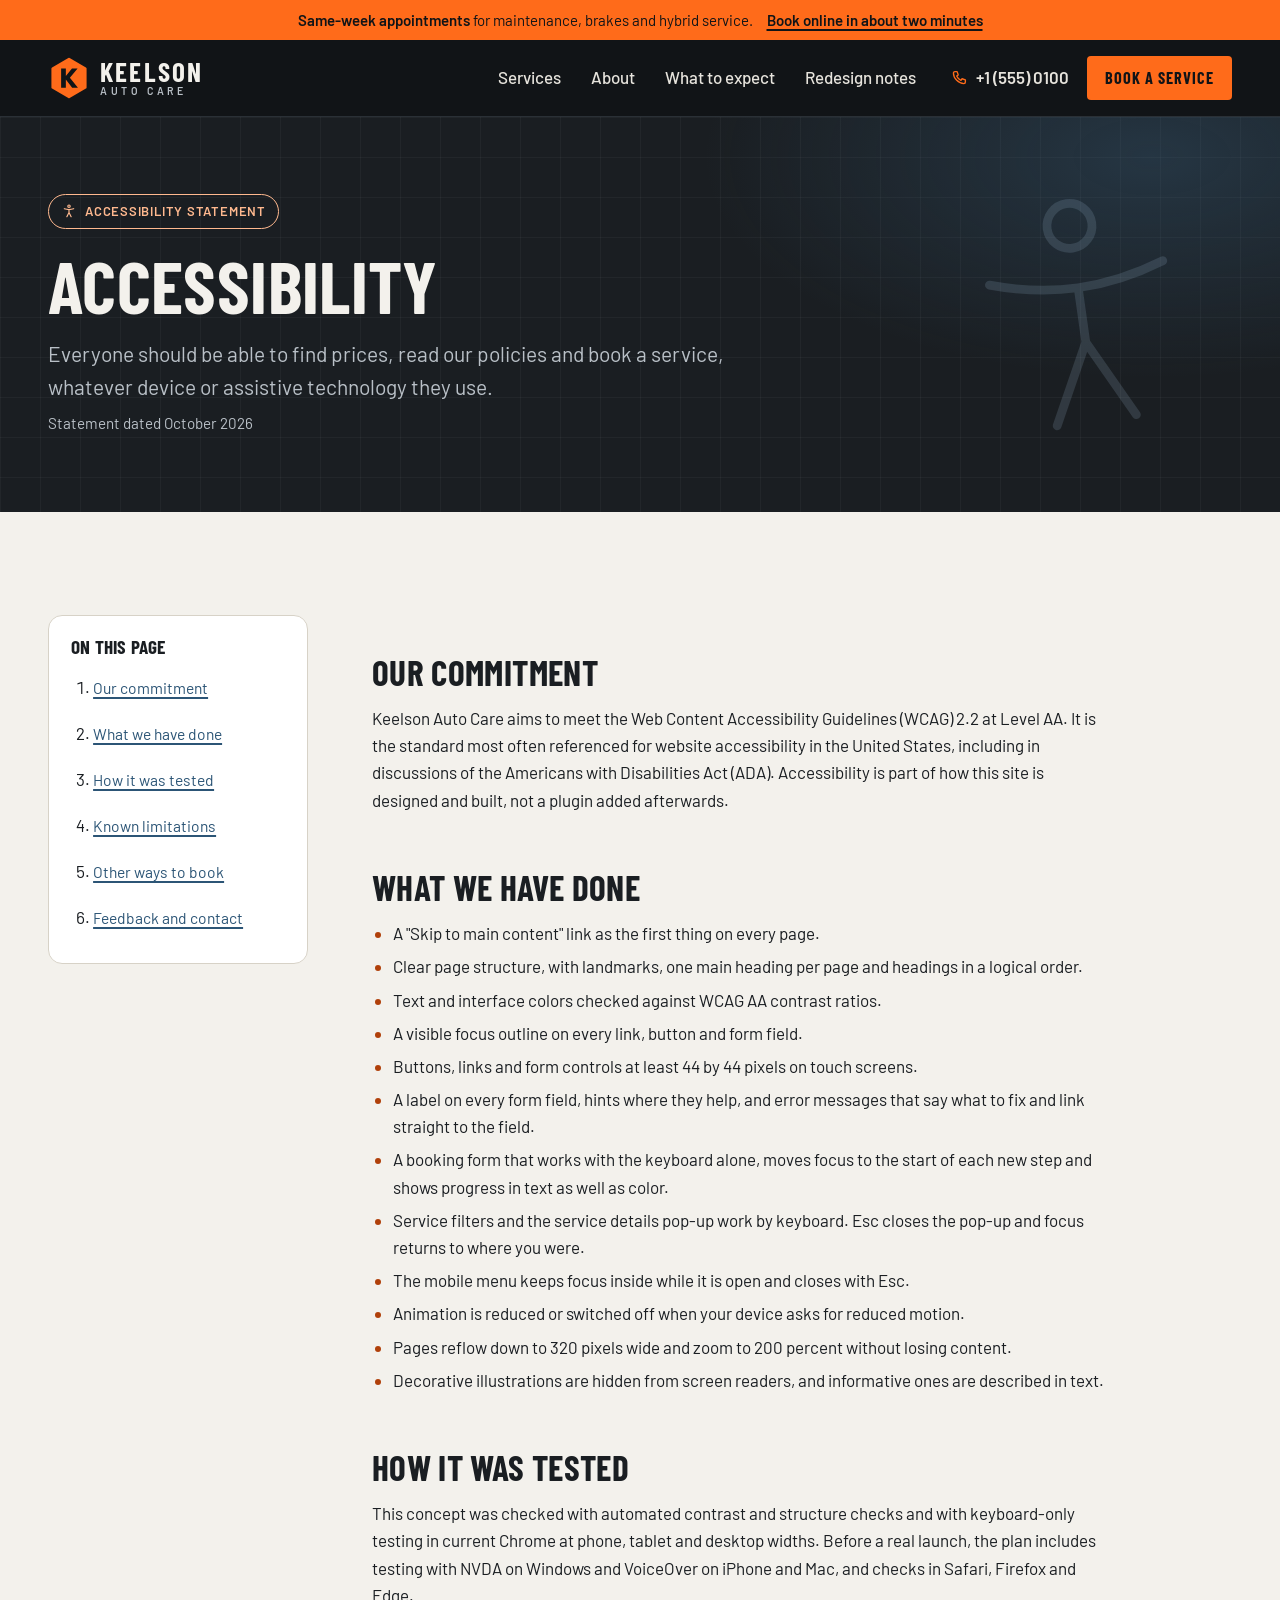
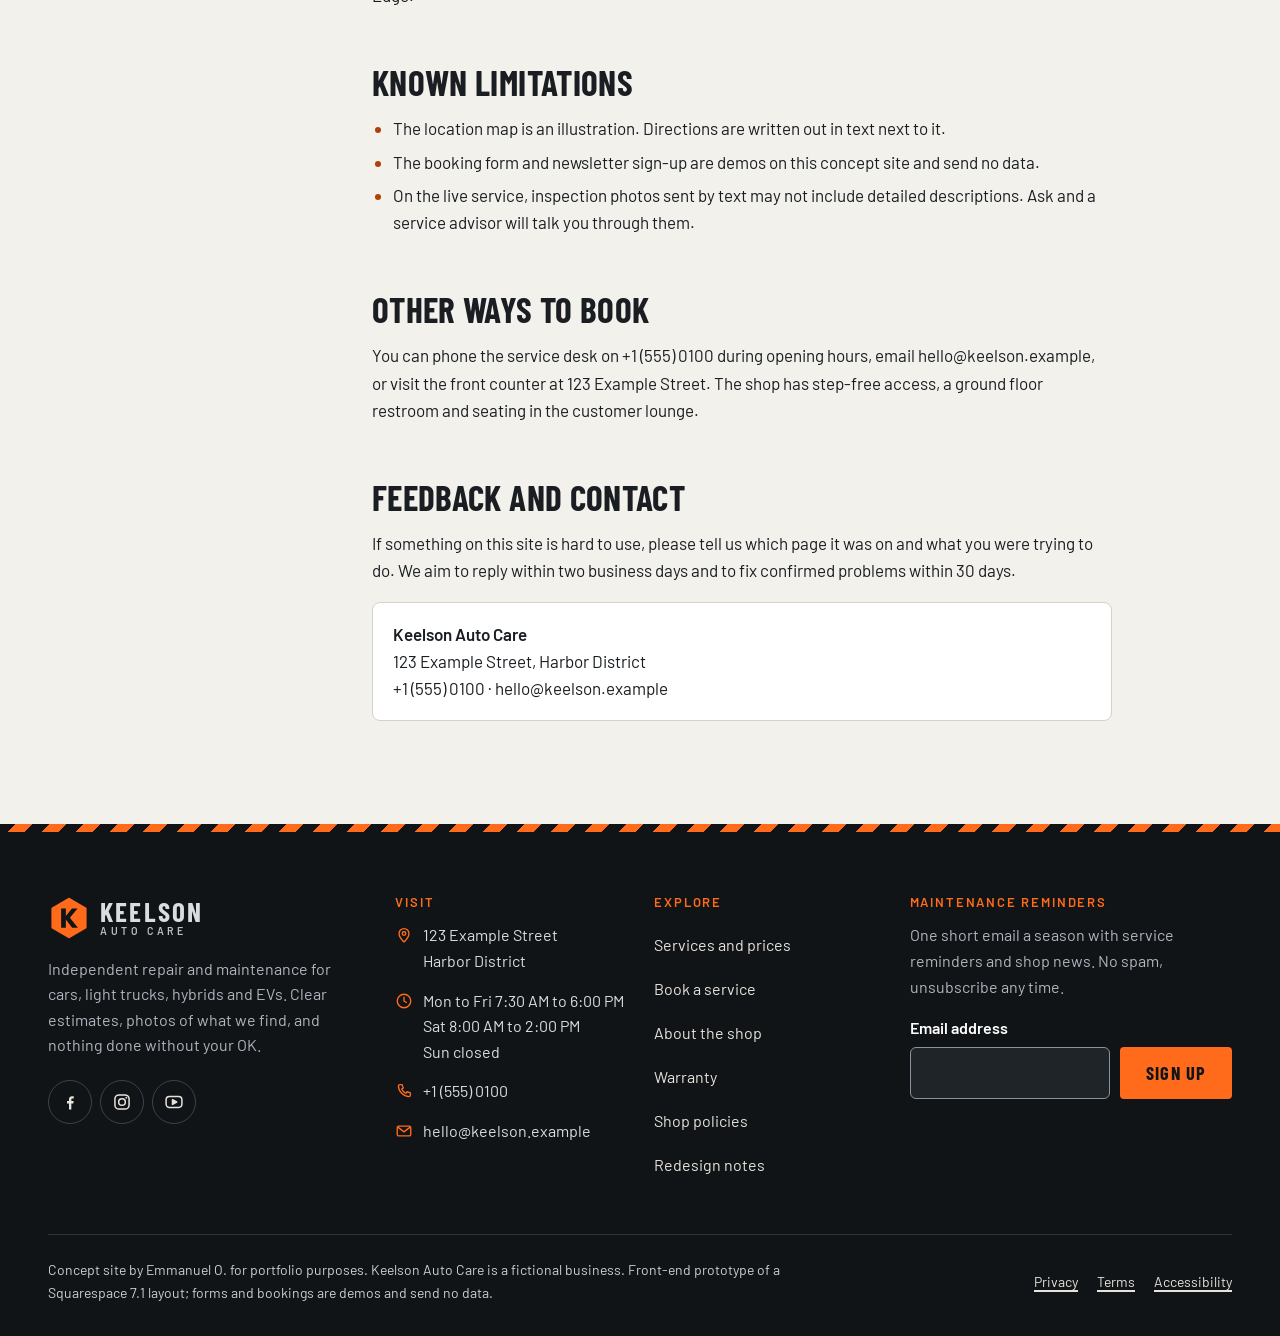
<file: accessibility.html>
<!doctype html>
<html lang="en">
<head>
<meta charset="utf-8">
<meta name="viewport" content="width=device-width, initial-scale=1">
<title>Accessibility statement | Keelson Auto Care</title>
<meta name="description" content="Accessibility statement for the Keelson Auto Care concept site: the WCAG 2.2 AA target, what has been done, how it was tested, known limitations and other ways to book.">
<meta property="og:type" content="website">
<meta property="og:site_name" content="Keelson Auto Care (concept)">
<meta property="og:title" content="Accessibility statement | Keelson Auto Care">
<meta property="og:description" content="How this repair shop concept site approaches accessibility: WCAG 2.2 AA target, measures taken, testing and known limitations.">
<meta name="theme-color" content="#111417">
<link rel="icon" href="favicon.svg" type="image/svg+xml">
<link rel="stylesheet" href="styles.css">
</head>
<body>
<svg class="sprite" xmlns="http://www.w3.org/2000/svg" aria-hidden="true" focusable="false" fill="none" stroke="currentColor" stroke-width="1.8" stroke-linecap="round" stroke-linejoin="round"><symbol id="i-wrench" viewBox="0 0 24 24"><path transform="rotate(45 12 12)" d="M10 2.4V5.6h4V2.4A4.4 4.4 0 0 1 13.5 10.46V19.5a1.5 1.5 0 0 1-3 0V10.46A4.4 4.4 0 0 1 10 2.4z"/></symbol><symbol id="i-oil" viewBox="0 0 24 24"><path d="M3.5 11H13l7.6-2.6.6 1.8-7.6 5V19.5H3.5z"/><path d="M6.5 11V8.5h4V11"/><path d="M20.4 13.6c.5.8 1 1.5 1 2a1 1 0 0 1-2 0c0-.5.5-1.2 1-2z"/></symbol><symbol id="i-brake" viewBox="0 0 24 24"><circle cx="11" cy="13" r="8"/><circle cx="11" cy="13" r="2.6"/><path d="M11 8.4v.01M15.6 13h.01M11 17.6v.01M6.4 13h.01" stroke-width="2.2"/><path d="M12.79 2.86A10.3 10.3 0 0 1 20.68 9.48L17.2 10.74A6.6 6.6 0 0 0 12.15 6.5z" fill="currentColor"/></symbol><symbol id="i-engine" viewBox="0 0 24 24"><path d="M5 10.5h2l1.5-2h7l2 2H19V9h2v8h-2v-1.5h-1.5L15 18H7.5l-2-2H5z"/><path d="M12 8.5V6M9.5 6h5M2.5 10.5v5M2.5 13H5"/></symbol><symbol id="i-tire" viewBox="0 0 24 24"><circle cx="12" cy="12" r="9"/><circle cx="12" cy="12" r="4.6"/><circle cx="12" cy="12" r="1.4"/><path d="M12 3v2.2M12 18.8V21M3 12h2.2M18.8 12H21M5.64 5.64l1.55 1.55M16.81 16.81l1.55 1.55M5.64 18.36l1.55-1.55M16.81 7.19l1.55-1.55"/></symbol><symbol id="i-bolt" viewBox="0 0 24 24"><rect x="2.5" y="7" width="16.5" height="10.5" rx="2"/><path d="M19 10.3h1.4a1 1 0 0 1 1 1v1.9a1 1 0 0 1-1 1H19"/><path d="M11.8 8.8 8.4 12.9h3l-.9 3.1 3.6-4.4h-3z" fill="currentColor" stroke-width="1.2"/></symbol><symbol id="i-calendar" viewBox="0 0 24 24"><rect x="3.5" y="5" width="17" height="15.5" rx="2"/><path d="M3.5 9.5h17M8 3v4M16 3v4M9 14.6l2 2 4-4"/></symbol><symbol id="i-shield" viewBox="0 0 24 24"><path d="M12 3 19 5.8v5.6c0 4.4-2.9 7.9-7 9.6-4.1-1.7-7-5.2-7-9.6V5.8z"/><path d="m9 12 2.2 2.2L15.4 10"/></symbol><symbol id="i-clock" viewBox="0 0 24 24"><circle cx="12" cy="12" r="9"/><path d="M12 7v5l3.2 2"/></symbol><symbol id="i-phone" viewBox="0 0 24 24"><path d="M6.6 3.5h2.9l1.5 4.4-2.1 1.5a10.6 10.6 0 0 0 5.7 5.7l1.5-2.1 4.4 1.5v2.9a2 2 0 0 1-2 2C11.6 19.4 4.6 12.4 4.6 5.5a2 2 0 0 1 2-2z"/></symbol><symbol id="i-pin" viewBox="0 0 24 24"><path d="M12 21.2s-6.6-5.9-6.6-11.1a6.6 6.6 0 0 1 13.2 0c0 5.2-6.6 11.1-6.6 11.1z"/><circle cx="12" cy="10.1" r="2.4"/></symbol><symbol id="i-mail" viewBox="0 0 24 24"><rect x="3" y="5.5" width="18" height="13" rx="2"/><path d="m3.8 6.8 8.2 6.4 8.2-6.4"/></symbol><symbol id="i-check" viewBox="0 0 24 24"><path d="m5 12.5 4.5 4.5L19 7.5"/></symbol><symbol id="i-camera" viewBox="0 0 24 24"><rect x="3" y="7" width="18" height="13" rx="2"/><path d="m8.5 7 1.6-2.5h3.8L15.5 7"/><circle cx="12" cy="13.5" r="3.6"/></symbol><symbol id="i-message" viewBox="0 0 24 24"><path d="M4.5 5h15A1.5 1.5 0 0 1 21 6.5v9a1.5 1.5 0 0 1-1.5 1.5H11l-4.5 3.5V17h-2A1.5 1.5 0 0 1 3 15.5v-9A1.5 1.5 0 0 1 4.5 5z"/><path d="M7.5 9.5h9M7.5 12.5h6"/></symbol><symbol id="i-clipboard" viewBox="0 0 24 24"><rect x="5" y="4.5" width="14" height="16.5" rx="2"/><rect x="9" y="3" width="6" height="3.2" rx="1"/><path d="m8.6 12.4 1.8 1.8 3.4-3.4M8.6 17.5h6.8"/></symbol><symbol id="i-key" viewBox="0 0 24 24"><circle cx="7.5" cy="12" r="4"/><path d="M11.5 12H21M18 12v3M15.2 12v2.2"/></symbol><symbol id="i-coffee" viewBox="0 0 24 24"><path d="M4.5 9.5h11V14a5 5 0 0 1-5 5h-1a5 5 0 0 1-5-5z"/><path d="M15.5 11h1.3a2.5 2.5 0 0 1 0 5h-1.6M8 3.5c-.8 1 .8 2 0 3M11.5 3.5c-.8 1 .8 2 0 3"/></symbol><symbol id="i-car" viewBox="0 0 24 24"><path d="M3.2 15.6v-2.4c0-.7.4-1.2 1.1-1.4l2.4-.6 2.1-3.3a2 2 0 0 1 1.7-.9h4.4a2 2 0 0 1 1.6.8l2.6 3.3 1.8.4c.7.2 1.1.7 1.1 1.4v2.4c0 .5-.4.9-.9.9h-.8"/><path d="M9.6 16.5h4.8M5.4 16.5H4.1a.9.9 0 0 1-.9-.9M6.8 11.2h11.6"/><circle cx="7.5" cy="16.5" r="2"/><circle cx="16.5" cy="16.5" r="2"/></symbol><symbol id="i-gauge" viewBox="0 0 24 24"><path d="M4.3 17.5a8.5 8.5 0 1 1 15.4 0"/><path d="m12 14 3.6-4.2"/><circle cx="12" cy="14.4" r="1.3"/><path d="M7.4 9.3l.9.8M12 6.6v1.2M16.6 9.3l-.9.8"/></symbol><symbol id="i-parts" viewBox="0 0 24 24"><path d="M12 3.5 19.4 7.8v8.4L12 20.5l-7.4-4.3V7.8z"/><circle cx="12" cy="12" r="3.3"/></symbol><symbol id="i-lock" viewBox="0 0 24 24"><rect x="5" y="10.5" width="14" height="10" rx="2"/><path d="M8.5 10.5V8a3.5 3.5 0 0 1 7 0v2.5M12 14.5v2"/></symbol><symbol id="i-card" viewBox="0 0 24 24"><rect x="2.8" y="5.5" width="18.4" height="13" rx="2"/><path d="M2.8 9.5h18.4M6.5 14.8h4"/></symbol><symbol id="i-route" viewBox="0 0 24 24"><circle cx="6" cy="18" r="2.2"/><circle cx="18" cy="6" r="2.2"/><path d="M8.2 18H15a3 3 0 0 0 0-6H9a3 3 0 0 1 0-6h6.8"/></symbol><symbol id="i-eye" viewBox="0 0 24 24"><path d="M2.5 12S6 5.5 12 5.5 21.5 12 21.5 12 18 18.5 12 18.5 2.5 12 2.5 12z"/><circle cx="12" cy="12" r="3"/></symbol><symbol id="i-list" viewBox="0 0 24 24"><path d="M9 6.5h11M9 12h11M9 17.5h11"/><path d="M4.5 6.5h.01M4.5 12h.01M4.5 17.5h.01" stroke-width="2.6"/></symbol><symbol id="i-layout" viewBox="0 0 24 24"><rect x="3.5" y="4" width="17" height="16" rx="2"/><path d="M3.5 9h17M10 9v11"/></symbol><symbol id="i-mobile" viewBox="0 0 24 24"><rect x="6.5" y="2.8" width="11" height="18.4" rx="2.2"/><path d="M10.8 17.6h2.4"/></symbol><symbol id="i-access" viewBox="0 0 24 24"><circle cx="12" cy="4.8" r="1.8"/><path d="M5 8.6c2.4.8 4.6 1.2 7 1.2s4.6-.4 7-1.2M12 9.8v4.4M12 14.2l-3.2 6.3M12 14.2l3.2 6.3"/></symbol><symbol id="i-target" viewBox="0 0 24 24"><circle cx="12" cy="12" r="8.5"/><circle cx="12" cy="12" r="4.8"/><circle cx="12" cy="12" r="1.2" fill="currentColor"/></symbol><symbol id="i-doc" viewBox="0 0 24 24"><path d="M6.5 3h7.6L18 6.9V20a1 1 0 0 1-1 1H6.5a1 1 0 0 1-1-1V4a1 1 0 0 1 1-1z"/><path d="M13.5 3v4.2H18M8.6 11.5h6.8M8.6 14.8h6.8M8.6 18h4"/></symbol><symbol id="i-arrow" viewBox="0 0 24 24"><path d="M4.5 12h15M13.5 6l6 6-6 6"/></symbol><symbol id="i-arrow-left" viewBox="0 0 24 24"><path d="M19.5 12h-15M10.5 6l-6 6 6 6"/></symbol><symbol id="i-chevron" viewBox="0 0 24 24"><path d="m6 9 6 6 6-6"/></symbol><symbol id="i-plus" viewBox="0 0 24 24"><path d="M12 5v14M5 12h14"/></symbol><symbol id="i-menu" viewBox="0 0 24 24"><path d="M4 7h16M4 12h16M4 17h16"/></symbol><symbol id="i-close" viewBox="0 0 24 24"><path d="M6 6l12 12M18 6 6 18"/></symbol><symbol id="i-alert" viewBox="0 0 24 24"><circle cx="12" cy="12" r="9"/><path d="M12 7.5v5.5M12 16.4v.1"/></symbol><symbol id="i-info" viewBox="0 0 24 24"><circle cx="12" cy="12" r="9"/><path d="M12 11v5.5M12 7.6v.1"/></symbol><symbol id="i-edit" viewBox="0 0 24 24"><path d="M4 20h4.2L19 9.2a2.1 2.1 0 0 0-3-3L5.2 17v3z"/><path d="m14.2 8 1.8 1.8"/></symbol><symbol id="i-facebook" viewBox="0 0 24 24"><path d="M13.6 21v-7.3H16l.4-2.9h-2.8V9.1c0-.8.3-1.4 1.4-1.4h1.5V5.2c-.3 0-1.1-.1-2.1-.1-2.1 0-3.6 1.3-3.6 3.7v2.1H8.4v2.9h2.4V21z" fill="currentColor" stroke="none"/></symbol><symbol id="i-instagram" viewBox="0 0 24 24"><rect x="3.5" y="3.5" width="17" height="17" rx="5"/><circle cx="12" cy="12" r="4"/><circle cx="17.2" cy="6.8" r="1.1" fill="currentColor" stroke="none"/></symbol><symbol id="i-youtube" viewBox="0 0 24 24"><rect x="2.5" y="5.5" width="19" height="13" rx="4"/><path d="m10.2 9.2 5 2.8-5 2.8z" fill="currentColor"/></symbol></svg>
<a class="skip-link" href="#main">Skip to main content</a>
<!-- Squarespace: Announcement Bar -->
<section class="announcement" aria-label="Announcement">
  <div class="container announcement__inner">
    <p><strong>Same-week appointments</strong><span class="announcement__more"> for maintenance, brakes and hybrid service</span>.</p>
    <a href="book.html">Book online in about two minutes</a>
  </div>
</section>
<!-- Squarespace: Site Header (logo, navigation, header button; mobile burger menu) -->
<header class="site-header">
  <div class="container site-header__inner">
    <a class="brand" href="index.html">
      <svg class="brand__mark" viewBox="0 0 48 48" aria-hidden="true" focusable="false"><path d="M24 2.5 42.6 13.25v21.5L24 45.5 5.4 34.75v-21.5z" fill="#FF6B1A" stroke="#FF6B1A" stroke-width="3" stroke-linejoin="round"/><path d="M15 13h5.4v8.6l7-8.6h6.4L25 23.6 34.2 35h-6.6l-7.2-9.2V35H15z" fill="#111417"/></svg>
      <span class="brand__text"><span class="brand__name">Keelson</span><span class="brand__tag">Auto Care</span><span class="visually-hidden">, home</span></span>
    </a>
    <nav class="site-nav" aria-label="Main">
      <ul class="site-nav__list">
        <li><a href="services.html">Services</a></li>
<li><a href="about.html">About</a></li>
<li><a href="about.html#process">What to expect</a></li>
<li><a href="redesign-notes.html">Redesign notes</a></li>
      </ul>
    </nav>
    <div class="site-header__actions">
      <p class="site-header__phone"><svg class="icon" aria-hidden="true" focusable="false"><use href="#i-phone"/></svg><span><span class="visually-hidden">Call </span>+1 (555) 0100</span></p>
      <a class="btn btn--primary btn--sm header-book" href="book.html"><span>Book<span class="long"> a service</span></span></a>
      <button class="nav-toggle" type="button" aria-expanded="false" aria-controls="mobile-menu">
        <svg class="icon icon-open" aria-hidden="true" focusable="false"><use href="#i-menu"/></svg>
        <svg class="icon icon-close" aria-hidden="true" focusable="false"><use href="#i-close"/></svg>
        <span class="visually-hidden">Menu</span>
      </button>
    </div>
  </div>
  <div class="mobile-menu" id="mobile-menu" hidden>
    <div class="container mobile-menu__inner">
      <nav aria-label="Mobile">
        <ul class="mobile-menu__list">
          <li><a href="index.html">Home<svg class="icon" aria-hidden="true" focusable="false"><use href="#i-arrow"/></svg></a></li>
<li><a href="services.html">Services and prices<svg class="icon" aria-hidden="true" focusable="false"><use href="#i-arrow"/></svg></a></li>
<li><a href="book.html">Book a service<svg class="icon" aria-hidden="true" focusable="false"><use href="#i-arrow"/></svg></a></li>
<li><a href="about.html">About the shop<svg class="icon" aria-hidden="true" focusable="false"><use href="#i-arrow"/></svg></a></li>
<li><a href="about.html#process">What to expect<svg class="icon" aria-hidden="true" focusable="false"><use href="#i-arrow"/></svg></a></li>
<li><a href="about.html#warranty">Warranty<svg class="icon" aria-hidden="true" focusable="false"><use href="#i-arrow"/></svg></a></li>
<li><a href="redesign-notes.html">Redesign notes<svg class="icon" aria-hidden="true" focusable="false"><use href="#i-arrow"/></svg></a></li>
        </ul>
      </nav>
      <div class="mobile-menu__meta">
        <p><strong>+1 (555) 0100</strong></p>
        <p>123 Example Street, Harbor District</p>
        <p>Mon to Fri 7:30 AM to 6:00 PM, Sat 8:00 AM to 2:00 PM</p>
      </div>
    </div>
  </div>
</header>
<main id="main" tabindex="-1">
<section class="page-hero theme-dark" aria-labelledby="page-title">
  <div class="container">
    <svg class="icon page-hero__glyph" aria-hidden="true" focusable="false"><use href="#i-access"/></svg>
    <p class="badge"><svg class="icon" aria-hidden="true" focusable="false"><use href="#i-access"/></svg>Accessibility statement</p>
    <h1 id="page-title">Accessibility</h1>
    <p class="lead">Everyone should be able to find prices, read our policies and book a service, whatever device or assistive technology they use.</p>
    <p class="updated">Statement dated October 2026</p>
  </div>
</section>

<!-- Squarespace: standard page with text blocks; linked from the footer of every page -->
<section class="section theme-light" aria-label="Statement text">
  <div class="container legal">
    <nav class="toc" aria-labelledby="toc-title">
      <h2 id="toc-title">On this page</h2>
      <ol>
        <li><a href="#commitment">Our commitment</a></li>
        <li><a href="#measures">What we have done</a></li>
        <li><a href="#testing">How it was tested</a></li>
        <li><a href="#limits">Known limitations</a></li>
        <li><a href="#alternatives">Other ways to book</a></li>
        <li><a href="#feedback">Feedback and contact</a></li>
      </ol>
    </nav>
    <div class="prose">
      <h2 id="commitment">Our commitment</h2>
      <p>Keelson Auto Care aims to meet the Web Content Accessibility Guidelines (WCAG) 2.2 at Level AA. It is the standard most often referenced for website accessibility in the United States, including in discussions of the Americans with Disabilities Act (ADA). Accessibility is part of how this site is designed and built, not a plugin added afterwards.</p>

      <h2 id="measures">What we have done</h2>
      <ul>
        <li>A "Skip to main content" link as the first thing on every page.</li>
        <li>Clear page structure, with landmarks, one main heading per page and headings in a logical order.</li>
        <li>Text and interface colors checked against WCAG AA contrast ratios.</li>
        <li>A visible focus outline on every link, button and form field.</li>
        <li>Buttons, links and form controls at least 44 by 44 pixels on touch screens.</li>
        <li>A label on every form field, hints where they help, and error messages that say what to fix and link straight to the field.</li>
        <li>A booking form that works with the keyboard alone, moves focus to the start of each new step and shows progress in text as well as color.</li>
        <li>Service filters and the service details pop-up work by keyboard. Esc closes the pop-up and focus returns to where you were.</li>
        <li>The mobile menu keeps focus inside while it is open and closes with Esc.</li>
        <li>Animation is reduced or switched off when your device asks for reduced motion.</li>
        <li>Pages reflow down to 320 pixels wide and zoom to 200 percent without losing content.</li>
        <li>Decorative illustrations are hidden from screen readers, and informative ones are described in text.</li>
      </ul>

      <h2 id="testing">How it was tested</h2>
      <p>This concept was checked with automated contrast and structure checks and with keyboard-only testing in current Chrome at phone, tablet and desktop widths. Before a real launch, the plan includes testing with NVDA on Windows and VoiceOver on iPhone and Mac, and checks in Safari, Firefox and Edge.</p>

      <h2 id="limits">Known limitations</h2>
      <ul>
        <li>The location map is an illustration. Directions are written out in text next to it.</li>
        <li>The booking form and newsletter sign-up are demos on this concept site and send no data.</li>
        <li>On the live service, inspection photos sent by text may not include detailed descriptions. Ask and a service advisor will talk you through them.</li>
      </ul>

      <h2 id="alternatives">Other ways to book</h2>
      <p>You can phone the service desk on <span class="nowrap">+1 (555) 0100</span> during opening hours, email hello@keelson.example, or visit the front counter at 123 Example Street. The shop has step-free access, a ground floor restroom and seating in the customer lounge.</p>

      <h2 id="feedback">Feedback and contact</h2>
      <p>If something on this site is hard to use, please tell us which page it was on and what you were trying to do. We aim to reply within two business days and to fix confirmed problems within 30 days.</p>
      <div class="contact-card">
        <p><strong>Keelson Auto Care</strong><br>123 Example Street, Harbor District<br><span class="nowrap">+1 (555) 0100</span> · hello@keelson.example</p>
      </div>
    </div>
  </div>
</section>
</main>
<!-- Squarespace: Footer (text blocks, navigation links, Newsletter block, social links) -->
<footer class="site-footer">
  <div class="hazard" aria-hidden="true"></div>
  <div class="container footer-grid">
    <div class="footer-brand">
      <a class="brand" href="index.html">
        <svg class="brand__mark" viewBox="0 0 48 48" aria-hidden="true" focusable="false"><path d="M24 2.5 42.6 13.25v21.5L24 45.5 5.4 34.75v-21.5z" fill="#FF6B1A" stroke="#FF6B1A" stroke-width="3" stroke-linejoin="round"/><path d="M15 13h5.4v8.6l7-8.6h6.4L25 23.6 34.2 35h-6.6l-7.2-9.2V35H15z" fill="#111417"/></svg>
        <span class="brand__text"><span class="brand__name">Keelson</span><span class="brand__tag">Auto Care</span><span class="visually-hidden">, home</span></span>
      </a>
      <p>Independent repair and maintenance for cars, light trucks, hybrids and EVs. Clear estimates, photos of what we find, and nothing done without your OK.</p>
      <ul class="social" aria-label="Social media (placeholder links)">
        <li><a href="#"><svg class="icon" aria-hidden="true" focusable="false"><use href="#i-facebook"/></svg><span class="visually-hidden">Facebook (placeholder link)</span></a></li>
        <li><a href="#"><svg class="icon" aria-hidden="true" focusable="false"><use href="#i-instagram"/></svg><span class="visually-hidden">Instagram (placeholder link)</span></a></li>
        <li><a href="#"><svg class="icon" aria-hidden="true" focusable="false"><use href="#i-youtube"/></svg><span class="visually-hidden">YouTube (placeholder link)</span></a></li>
      </ul>
    </div>
    <div class="footer-contact">
      <h2 class="footer-h">Visit</h2>
      <p class="line"><svg class="icon" aria-hidden="true" focusable="false"><use href="#i-pin"/></svg><span>123 Example Street<br>Harbor District</span></p>
      <p class="line"><svg class="icon" aria-hidden="true" focusable="false"><use href="#i-clock"/></svg><span><span class="nowrap">Mon to Fri 7:30 AM to 6:00 PM</span><br><span class="nowrap">Sat 8:00 AM to 2:00 PM</span><br>Sun closed</span></p>
      <p class="line"><svg class="icon" aria-hidden="true" focusable="false"><use href="#i-phone"/></svg><span>+1 (555) 0100</span></p>
      <p class="line"><svg class="icon" aria-hidden="true" focusable="false"><use href="#i-mail"/></svg><span>hello@keelson.example</span></p>
    </div>
    <div>
      <h2 class="footer-h">Explore</h2>
      <ul class="footer-links">
        <li><a href="services.html">Services and prices</a></li>
        <li><a href="book.html">Book a service</a></li>
        <li><a href="about.html">About the shop</a></li>
        <li><a href="about.html#warranty">Warranty</a></li>
        <li><a href="about.html#policies">Shop policies</a></li>
        <li><a href="redesign-notes.html">Redesign notes</a></li>
      </ul>
    </div>
    <div class="newsletter">
      <h2 class="footer-h">Maintenance reminders</h2>
      <p>One short email a season with service reminders and shop news. No spam, unsubscribe any time.</p>
      <form class="newsletter-form" novalidate>
        <label for="nl-email">Email address</label>
        <div class="nl-row">
          <input type="email" id="nl-email" name="email" autocomplete="email" required aria-describedby="nl-msg">
          <button class="btn btn--primary" type="submit" disabled>Sign up</button>
        </div>
        <p class="nl-msg" id="nl-msg" role="status"></p>
      </form>
    </div>
  </div>
  <div class="container">
    <div class="footer-bottom">
      <p class="disclosure">Concept site by Emmanuel O. for portfolio purposes. Keelson Auto Care is a fictional business. Front-end prototype of a Squarespace 7.1 layout; forms and bookings are demos and send no data.</p>
      <ul class="legal-links">
        <li><a href="privacy.html">Privacy</a></li>
        <li><a href="terms.html">Terms</a></li>
        <li><a href="accessibility.html">Accessibility</a></li>
      </ul>
    </div>
  </div>
</footer>
<script src="app.js"></script>
</body>
</html>
</file>
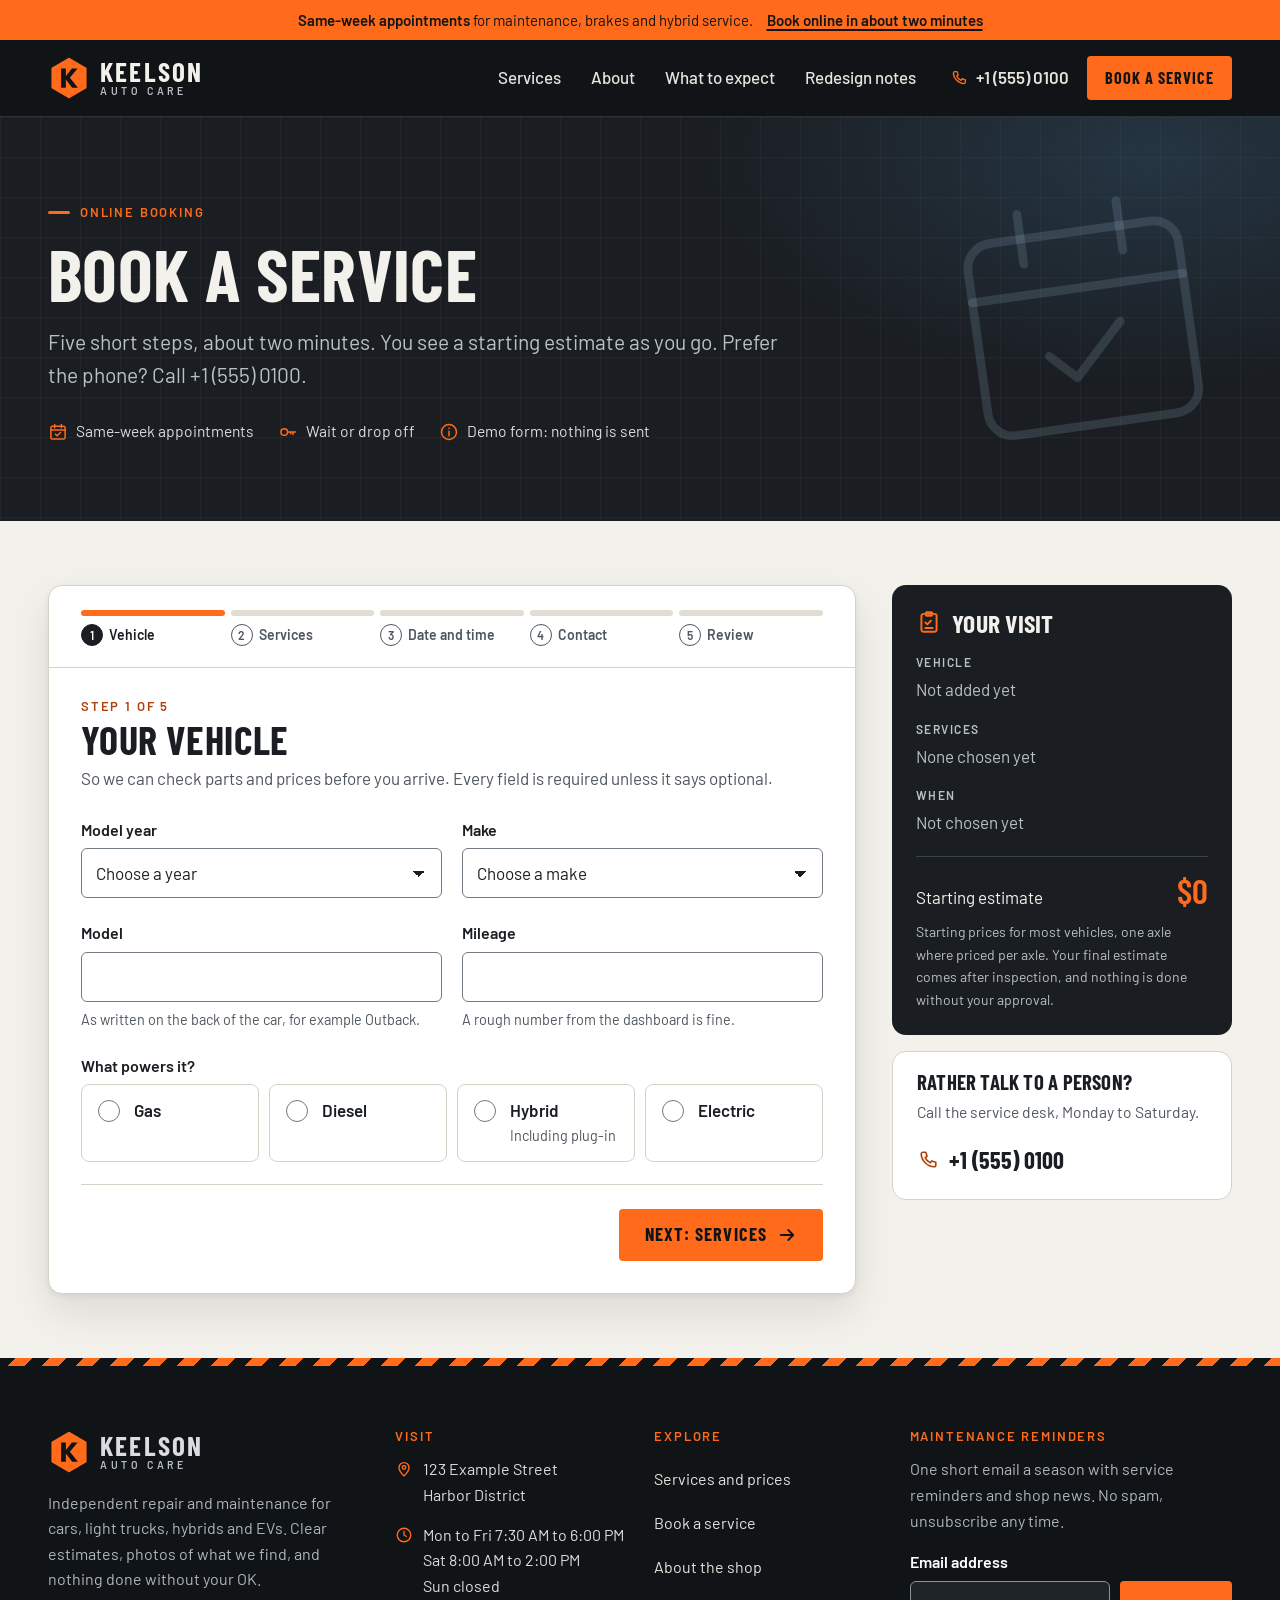
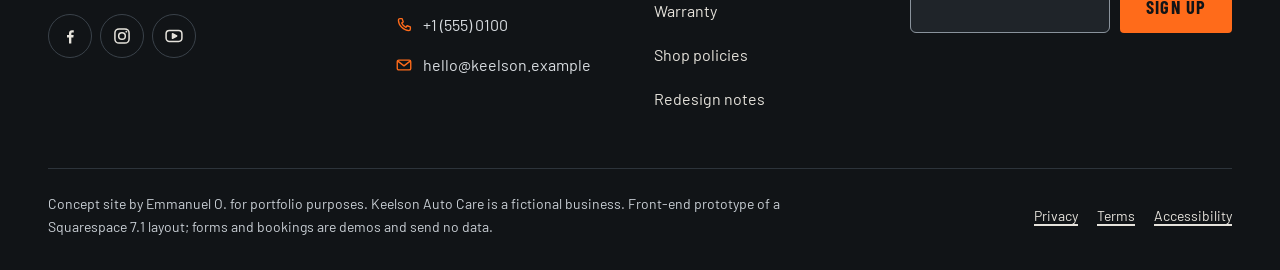
<file: book.html>
<!doctype html>
<html lang="en">
<head>
<meta charset="utf-8">
<meta name="viewport" content="width=device-width, initial-scale=1">
<title>Book a service | Keelson Auto Care</title>
<meta name="description" content="Book maintenance, brakes, diagnostics, tires or hybrid and EV service in five short steps, with a running starting estimate. Demo booking form on a concept site: nothing is sent.">
<meta property="og:type" content="website">
<meta property="og:site_name" content="Keelson Auto Care (concept)">
<meta property="og:title" content="Book a service | Keelson Auto Care">
<meta property="og:description" content="A five-step booking flow: vehicle, services, date and time, contact, review. Squarespace 7.1 concept with a fictional brand; the form is a demo.">
<meta name="theme-color" content="#111417">
<link rel="icon" href="favicon.svg" type="image/svg+xml">
<link rel="stylesheet" href="styles.css">
</head>
<body>
<svg class="sprite" xmlns="http://www.w3.org/2000/svg" aria-hidden="true" focusable="false" fill="none" stroke="currentColor" stroke-width="1.8" stroke-linecap="round" stroke-linejoin="round"><symbol id="i-wrench" viewBox="0 0 24 24"><path transform="rotate(45 12 12)" d="M10 2.4V5.6h4V2.4A4.4 4.4 0 0 1 13.5 10.46V19.5a1.5 1.5 0 0 1-3 0V10.46A4.4 4.4 0 0 1 10 2.4z"/></symbol><symbol id="i-oil" viewBox="0 0 24 24"><path d="M3.5 11H13l7.6-2.6.6 1.8-7.6 5V19.5H3.5z"/><path d="M6.5 11V8.5h4V11"/><path d="M20.4 13.6c.5.8 1 1.5 1 2a1 1 0 0 1-2 0c0-.5.5-1.2 1-2z"/></symbol><symbol id="i-brake" viewBox="0 0 24 24"><circle cx="11" cy="13" r="8"/><circle cx="11" cy="13" r="2.6"/><path d="M11 8.4v.01M15.6 13h.01M11 17.6v.01M6.4 13h.01" stroke-width="2.2"/><path d="M12.79 2.86A10.3 10.3 0 0 1 20.68 9.48L17.2 10.74A6.6 6.6 0 0 0 12.15 6.5z" fill="currentColor"/></symbol><symbol id="i-engine" viewBox="0 0 24 24"><path d="M5 10.5h2l1.5-2h7l2 2H19V9h2v8h-2v-1.5h-1.5L15 18H7.5l-2-2H5z"/><path d="M12 8.5V6M9.5 6h5M2.5 10.5v5M2.5 13H5"/></symbol><symbol id="i-tire" viewBox="0 0 24 24"><circle cx="12" cy="12" r="9"/><circle cx="12" cy="12" r="4.6"/><circle cx="12" cy="12" r="1.4"/><path d="M12 3v2.2M12 18.8V21M3 12h2.2M18.8 12H21M5.64 5.64l1.55 1.55M16.81 16.81l1.55 1.55M5.64 18.36l1.55-1.55M16.81 7.19l1.55-1.55"/></symbol><symbol id="i-bolt" viewBox="0 0 24 24"><rect x="2.5" y="7" width="16.5" height="10.5" rx="2"/><path d="M19 10.3h1.4a1 1 0 0 1 1 1v1.9a1 1 0 0 1-1 1H19"/><path d="M11.8 8.8 8.4 12.9h3l-.9 3.1 3.6-4.4h-3z" fill="currentColor" stroke-width="1.2"/></symbol><symbol id="i-calendar" viewBox="0 0 24 24"><rect x="3.5" y="5" width="17" height="15.5" rx="2"/><path d="M3.5 9.5h17M8 3v4M16 3v4M9 14.6l2 2 4-4"/></symbol><symbol id="i-shield" viewBox="0 0 24 24"><path d="M12 3 19 5.8v5.6c0 4.4-2.9 7.9-7 9.6-4.1-1.7-7-5.2-7-9.6V5.8z"/><path d="m9 12 2.2 2.2L15.4 10"/></symbol><symbol id="i-clock" viewBox="0 0 24 24"><circle cx="12" cy="12" r="9"/><path d="M12 7v5l3.2 2"/></symbol><symbol id="i-phone" viewBox="0 0 24 24"><path d="M6.6 3.5h2.9l1.5 4.4-2.1 1.5a10.6 10.6 0 0 0 5.7 5.7l1.5-2.1 4.4 1.5v2.9a2 2 0 0 1-2 2C11.6 19.4 4.6 12.4 4.6 5.5a2 2 0 0 1 2-2z"/></symbol><symbol id="i-pin" viewBox="0 0 24 24"><path d="M12 21.2s-6.6-5.9-6.6-11.1a6.6 6.6 0 0 1 13.2 0c0 5.2-6.6 11.1-6.6 11.1z"/><circle cx="12" cy="10.1" r="2.4"/></symbol><symbol id="i-mail" viewBox="0 0 24 24"><rect x="3" y="5.5" width="18" height="13" rx="2"/><path d="m3.8 6.8 8.2 6.4 8.2-6.4"/></symbol><symbol id="i-check" viewBox="0 0 24 24"><path d="m5 12.5 4.5 4.5L19 7.5"/></symbol><symbol id="i-camera" viewBox="0 0 24 24"><rect x="3" y="7" width="18" height="13" rx="2"/><path d="m8.5 7 1.6-2.5h3.8L15.5 7"/><circle cx="12" cy="13.5" r="3.6"/></symbol><symbol id="i-message" viewBox="0 0 24 24"><path d="M4.5 5h15A1.5 1.5 0 0 1 21 6.5v9a1.5 1.5 0 0 1-1.5 1.5H11l-4.5 3.5V17h-2A1.5 1.5 0 0 1 3 15.5v-9A1.5 1.5 0 0 1 4.5 5z"/><path d="M7.5 9.5h9M7.5 12.5h6"/></symbol><symbol id="i-clipboard" viewBox="0 0 24 24"><rect x="5" y="4.5" width="14" height="16.5" rx="2"/><rect x="9" y="3" width="6" height="3.2" rx="1"/><path d="m8.6 12.4 1.8 1.8 3.4-3.4M8.6 17.5h6.8"/></symbol><symbol id="i-key" viewBox="0 0 24 24"><circle cx="7.5" cy="12" r="4"/><path d="M11.5 12H21M18 12v3M15.2 12v2.2"/></symbol><symbol id="i-coffee" viewBox="0 0 24 24"><path d="M4.5 9.5h11V14a5 5 0 0 1-5 5h-1a5 5 0 0 1-5-5z"/><path d="M15.5 11h1.3a2.5 2.5 0 0 1 0 5h-1.6M8 3.5c-.8 1 .8 2 0 3M11.5 3.5c-.8 1 .8 2 0 3"/></symbol><symbol id="i-car" viewBox="0 0 24 24"><path d="M3.2 15.6v-2.4c0-.7.4-1.2 1.1-1.4l2.4-.6 2.1-3.3a2 2 0 0 1 1.7-.9h4.4a2 2 0 0 1 1.6.8l2.6 3.3 1.8.4c.7.2 1.1.7 1.1 1.4v2.4c0 .5-.4.9-.9.9h-.8"/><path d="M9.6 16.5h4.8M5.4 16.5H4.1a.9.9 0 0 1-.9-.9M6.8 11.2h11.6"/><circle cx="7.5" cy="16.5" r="2"/><circle cx="16.5" cy="16.5" r="2"/></symbol><symbol id="i-gauge" viewBox="0 0 24 24"><path d="M4.3 17.5a8.5 8.5 0 1 1 15.4 0"/><path d="m12 14 3.6-4.2"/><circle cx="12" cy="14.4" r="1.3"/><path d="M7.4 9.3l.9.8M12 6.6v1.2M16.6 9.3l-.9.8"/></symbol><symbol id="i-parts" viewBox="0 0 24 24"><path d="M12 3.5 19.4 7.8v8.4L12 20.5l-7.4-4.3V7.8z"/><circle cx="12" cy="12" r="3.3"/></symbol><symbol id="i-lock" viewBox="0 0 24 24"><rect x="5" y="10.5" width="14" height="10" rx="2"/><path d="M8.5 10.5V8a3.5 3.5 0 0 1 7 0v2.5M12 14.5v2"/></symbol><symbol id="i-card" viewBox="0 0 24 24"><rect x="2.8" y="5.5" width="18.4" height="13" rx="2"/><path d="M2.8 9.5h18.4M6.5 14.8h4"/></symbol><symbol id="i-route" viewBox="0 0 24 24"><circle cx="6" cy="18" r="2.2"/><circle cx="18" cy="6" r="2.2"/><path d="M8.2 18H15a3 3 0 0 0 0-6H9a3 3 0 0 1 0-6h6.8"/></symbol><symbol id="i-eye" viewBox="0 0 24 24"><path d="M2.5 12S6 5.5 12 5.5 21.5 12 21.5 12 18 18.5 12 18.5 2.5 12 2.5 12z"/><circle cx="12" cy="12" r="3"/></symbol><symbol id="i-list" viewBox="0 0 24 24"><path d="M9 6.5h11M9 12h11M9 17.5h11"/><path d="M4.5 6.5h.01M4.5 12h.01M4.5 17.5h.01" stroke-width="2.6"/></symbol><symbol id="i-layout" viewBox="0 0 24 24"><rect x="3.5" y="4" width="17" height="16" rx="2"/><path d="M3.5 9h17M10 9v11"/></symbol><symbol id="i-mobile" viewBox="0 0 24 24"><rect x="6.5" y="2.8" width="11" height="18.4" rx="2.2"/><path d="M10.8 17.6h2.4"/></symbol><symbol id="i-access" viewBox="0 0 24 24"><circle cx="12" cy="4.8" r="1.8"/><path d="M5 8.6c2.4.8 4.6 1.2 7 1.2s4.6-.4 7-1.2M12 9.8v4.4M12 14.2l-3.2 6.3M12 14.2l3.2 6.3"/></symbol><symbol id="i-target" viewBox="0 0 24 24"><circle cx="12" cy="12" r="8.5"/><circle cx="12" cy="12" r="4.8"/><circle cx="12" cy="12" r="1.2" fill="currentColor"/></symbol><symbol id="i-doc" viewBox="0 0 24 24"><path d="M6.5 3h7.6L18 6.9V20a1 1 0 0 1-1 1H6.5a1 1 0 0 1-1-1V4a1 1 0 0 1 1-1z"/><path d="M13.5 3v4.2H18M8.6 11.5h6.8M8.6 14.8h6.8M8.6 18h4"/></symbol><symbol id="i-arrow" viewBox="0 0 24 24"><path d="M4.5 12h15M13.5 6l6 6-6 6"/></symbol><symbol id="i-arrow-left" viewBox="0 0 24 24"><path d="M19.5 12h-15M10.5 6l-6 6 6 6"/></symbol><symbol id="i-chevron" viewBox="0 0 24 24"><path d="m6 9 6 6 6-6"/></symbol><symbol id="i-plus" viewBox="0 0 24 24"><path d="M12 5v14M5 12h14"/></symbol><symbol id="i-menu" viewBox="0 0 24 24"><path d="M4 7h16M4 12h16M4 17h16"/></symbol><symbol id="i-close" viewBox="0 0 24 24"><path d="M6 6l12 12M18 6 6 18"/></symbol><symbol id="i-alert" viewBox="0 0 24 24"><circle cx="12" cy="12" r="9"/><path d="M12 7.5v5.5M12 16.4v.1"/></symbol><symbol id="i-info" viewBox="0 0 24 24"><circle cx="12" cy="12" r="9"/><path d="M12 11v5.5M12 7.6v.1"/></symbol><symbol id="i-edit" viewBox="0 0 24 24"><path d="M4 20h4.2L19 9.2a2.1 2.1 0 0 0-3-3L5.2 17v3z"/><path d="m14.2 8 1.8 1.8"/></symbol><symbol id="i-facebook" viewBox="0 0 24 24"><path d="M13.6 21v-7.3H16l.4-2.9h-2.8V9.1c0-.8.3-1.4 1.4-1.4h1.5V5.2c-.3 0-1.1-.1-2.1-.1-2.1 0-3.6 1.3-3.6 3.7v2.1H8.4v2.9h2.4V21z" fill="currentColor" stroke="none"/></symbol><symbol id="i-instagram" viewBox="0 0 24 24"><rect x="3.5" y="3.5" width="17" height="17" rx="5"/><circle cx="12" cy="12" r="4"/><circle cx="17.2" cy="6.8" r="1.1" fill="currentColor" stroke="none"/></symbol><symbol id="i-youtube" viewBox="0 0 24 24"><rect x="2.5" y="5.5" width="19" height="13" rx="4"/><path d="m10.2 9.2 5 2.8-5 2.8z" fill="currentColor"/></symbol></svg>
<a class="skip-link" href="#main">Skip to main content</a>
<!-- Squarespace: Announcement Bar -->
<section class="announcement" aria-label="Announcement">
  <div class="container announcement__inner">
    <p><strong>Same-week appointments</strong><span class="announcement__more"> for maintenance, brakes and hybrid service</span>.</p>
    <a href="book.html">Book online in about two minutes</a>
  </div>
</section>
<!-- Squarespace: Site Header (logo, navigation, header button; mobile burger menu) -->
<header class="site-header">
  <div class="container site-header__inner">
    <a class="brand" href="index.html">
      <svg class="brand__mark" viewBox="0 0 48 48" aria-hidden="true" focusable="false"><path d="M24 2.5 42.6 13.25v21.5L24 45.5 5.4 34.75v-21.5z" fill="#FF6B1A" stroke="#FF6B1A" stroke-width="3" stroke-linejoin="round"/><path d="M15 13h5.4v8.6l7-8.6h6.4L25 23.6 34.2 35h-6.6l-7.2-9.2V35H15z" fill="#111417"/></svg>
      <span class="brand__text"><span class="brand__name">Keelson</span><span class="brand__tag">Auto Care</span><span class="visually-hidden">, home</span></span>
    </a>
    <nav class="site-nav" aria-label="Main">
      <ul class="site-nav__list">
        <li><a href="services.html">Services</a></li>
<li><a href="about.html">About</a></li>
<li><a href="about.html#process">What to expect</a></li>
<li><a href="redesign-notes.html">Redesign notes</a></li>
      </ul>
    </nav>
    <div class="site-header__actions">
      <p class="site-header__phone"><svg class="icon" aria-hidden="true" focusable="false"><use href="#i-phone"/></svg><span><span class="visually-hidden">Call </span>+1 (555) 0100</span></p>
      <a class="btn btn--primary btn--sm header-book" href="book.html" aria-current="page"><span>Book<span class="long"> a service</span></span></a>
      <button class="nav-toggle" type="button" aria-expanded="false" aria-controls="mobile-menu">
        <svg class="icon icon-open" aria-hidden="true" focusable="false"><use href="#i-menu"/></svg>
        <svg class="icon icon-close" aria-hidden="true" focusable="false"><use href="#i-close"/></svg>
        <span class="visually-hidden">Menu</span>
      </button>
    </div>
  </div>
  <div class="mobile-menu" id="mobile-menu" hidden>
    <div class="container mobile-menu__inner">
      <nav aria-label="Mobile">
        <ul class="mobile-menu__list">
          <li><a href="index.html">Home<svg class="icon" aria-hidden="true" focusable="false"><use href="#i-arrow"/></svg></a></li>
<li><a href="services.html">Services and prices<svg class="icon" aria-hidden="true" focusable="false"><use href="#i-arrow"/></svg></a></li>
<li><a href="book.html" aria-current="page">Book a service<svg class="icon" aria-hidden="true" focusable="false"><use href="#i-arrow"/></svg></a></li>
<li><a href="about.html">About the shop<svg class="icon" aria-hidden="true" focusable="false"><use href="#i-arrow"/></svg></a></li>
<li><a href="about.html#process">What to expect<svg class="icon" aria-hidden="true" focusable="false"><use href="#i-arrow"/></svg></a></li>
<li><a href="about.html#warranty">Warranty<svg class="icon" aria-hidden="true" focusable="false"><use href="#i-arrow"/></svg></a></li>
<li><a href="redesign-notes.html">Redesign notes<svg class="icon" aria-hidden="true" focusable="false"><use href="#i-arrow"/></svg></a></li>
        </ul>
      </nav>
      <div class="mobile-menu__meta">
        <p><strong>+1 (555) 0100</strong></p>
        <p>123 Example Street, Harbor District</p>
        <p>Mon to Fri 7:30 AM to 6:00 PM, Sat 8:00 AM to 2:00 PM</p>
      </div>
    </div>
  </div>
</header>
<main id="main" tabindex="-1">
<!-- Squarespace: Page banner section (dark color theme) -->
<section class="page-hero theme-dark" aria-labelledby="page-title">
  <div class="container">
    <svg class="icon page-hero__glyph" aria-hidden="true" focusable="false"><use href="#i-calendar"/></svg>
    <p class="eyebrow">Online booking</p>
    <h1 id="page-title">Book a service</h1>
    <p class="lead">Five short steps, about two minutes. You see a starting estimate as you go. Prefer the phone? Call <span class="nowrap">+1 (555) 0100</span>.</p>
    <ul class="page-hero__meta">
      <li><svg class="icon" aria-hidden="true" focusable="false"><use href="#i-calendar"/></svg>Same-week appointments</li>
      <li><svg class="icon" aria-hidden="true" focusable="false"><use href="#i-key"/></svg>Wait or drop off</li>
      <li><svg class="icon" aria-hidden="true" focusable="false"><use href="#i-info"/></svg>Demo form: nothing is sent</li>
    </ul>
  </div>
</section>

<!-- Squarespace: in production this is an Acuity Scheduling block. Each service is an
     appointment type and the vehicle questions are intake form fields. This prototype shows
     the intended flow: progress indicator, validation, Back and Next, review, confirmation. -->
<section class="section theme-light section--tight" aria-label="Booking form">
  <div class="container">
    <noscript>
      <div class="notice"><svg class="icon" aria-hidden="true" focusable="false"><use href="#i-alert"/></svg><p>Online booking needs JavaScript. Call <span class="nowrap">+1 (555) 0100</span> and we will book you in.</p></div>
    </noscript>
    <div class="booking">
      <div class="booking-card" id="booking-card">
        <div class="stepper-wrap">
          <ol class="stepper" aria-label="Booking progress">
            <li class="is-current" aria-current="step"><span class="stepper__bar" aria-hidden="true"></span><span class="stepper__label"><span class="stepper__num" aria-hidden="true">1</span>Vehicle<span class="stepper__state visually-hidden"></span></span></li>
            <li><span class="stepper__bar" aria-hidden="true"></span><span class="stepper__label"><span class="stepper__num" aria-hidden="true">2</span>Services<span class="stepper__state visually-hidden"></span></span></li>
            <li><span class="stepper__bar" aria-hidden="true"></span><span class="stepper__label"><span class="stepper__num" aria-hidden="true">3</span>Date and time<span class="stepper__state visually-hidden"></span></span></li>
            <li><span class="stepper__bar" aria-hidden="true"></span><span class="stepper__label"><span class="stepper__num" aria-hidden="true">4</span>Contact<span class="stepper__state visually-hidden"></span></span></li>
            <li><span class="stepper__bar" aria-hidden="true"></span><span class="stepper__label"><span class="stepper__num" aria-hidden="true">5</span>Review<span class="stepper__state visually-hidden"></span></span></li>
          </ol>
        </div>

        <form class="booking-form" id="booking-form" novalidate>
          <!-- Error summary: filled by app.js, focused when a step has problems -->
          <div class="error-summary" id="error-summary" tabindex="-1" aria-labelledby="error-summary-title" hidden>
            <h3 id="error-summary-title"><svg class="icon" aria-hidden="true" focusable="false"><use href="#i-alert"/></svg><span class="msg">There is a problem</span></h3>
            <ul></ul>
          </div>

          <!-- Step 1: vehicle. data-fields lists the answers checked before moving on. -->
          <section class="step" data-name="Vehicle" data-fields="year make model mileage powertrain" aria-labelledby="step-1-title">
            <div class="step__head">
              <h2 id="step-1-title" tabindex="-1"><span class="step__count">Step 1 of 5</span>Your vehicle</h2>
              <p>So we can check parts and prices before you arrive. Every field is required unless it says optional.</p>
            </div>
            <div class="fields fields--2">
              <div class="field" data-field="year">
                <label for="f-year">Model year</label>
                <select id="f-year" name="year" required aria-describedby="err-year">
                  <option value="">Choose a year</option>
                  <option value="2027">2027</option><option value="2026">2026</option><option value="2025">2025</option><option value="2024">2024</option><option value="2023">2023</option><option value="2022">2022</option><option value="2021">2021</option><option value="2020">2020</option><option value="2019">2019</option><option value="2018">2018</option><option value="2017">2017</option><option value="2016">2016</option><option value="2015">2015</option><option value="2014">2014</option><option value="2013">2013</option><option value="2012">2012</option><option value="2011">2011</option><option value="2010">2010</option><option value="2009">2009</option><option value="2008">2008</option><option value="2007">2007</option><option value="2006">2006</option><option value="2005">2005</option><option value="2004">2004</option><option value="2003">2003</option><option value="2002">2002</option><option value="2001">2001</option><option value="2000">2000</option><option value="1999">1999</option><option value="1998">1998</option><option value="1997">1997</option><option value="1996">1996</option><option value="1995">1995</option><option value="1994">1994</option><option value="1993">1993</option><option value="1992">1992</option><option value="1991">1991</option><option value="1990">1990</option><option value="1989 or older">1989 or older</option>
                </select>
                <p class="field-error" id="err-year" hidden><svg class="icon" aria-hidden="true" focusable="false"><use href="#i-alert"/></svg><span class="msg"></span></p>
              </div>
              <div class="field" data-field="make">
                <label for="f-make">Make</label>
                <select id="f-make" name="make" required aria-describedby="err-make">
                  <option value="">Choose a make</option>
                  <option value="Acura">Acura</option><option value="Audi">Audi</option><option value="BMW">BMW</option><option value="Buick">Buick</option><option value="Cadillac">Cadillac</option><option value="Chevrolet">Chevrolet</option><option value="Chrysler">Chrysler</option><option value="Dodge">Dodge</option><option value="Ford">Ford</option><option value="Genesis">Genesis</option><option value="GMC">GMC</option><option value="Honda">Honda</option><option value="Hyundai">Hyundai</option><option value="Infiniti">Infiniti</option><option value="Jeep">Jeep</option><option value="Kia">Kia</option><option value="Lexus">Lexus</option><option value="Lincoln">Lincoln</option><option value="Mazda">Mazda</option><option value="Mercedes-Benz">Mercedes-Benz</option><option value="Mini">Mini</option><option value="Mitsubishi">Mitsubishi</option><option value="Nissan">Nissan</option><option value="Polestar">Polestar</option><option value="Porsche">Porsche</option><option value="Ram">Ram</option><option value="Rivian">Rivian</option><option value="Subaru">Subaru</option><option value="Tesla">Tesla</option><option value="Toyota">Toyota</option><option value="Volkswagen">Volkswagen</option><option value="Volvo">Volvo</option><option value="Other">Other</option>
                </select>
                <p class="field-error" id="err-make" hidden><svg class="icon" aria-hidden="true" focusable="false"><use href="#i-alert"/></svg><span class="msg"></span></p>
              </div>
              <div class="field" data-field="model">
                <label for="f-model">Model</label>
                <input type="text" id="f-model" name="model" required maxlength="40" autocomplete="off" aria-describedby="hint-model err-model">
                <p class="hint" id="hint-model">As written on the back of the car, for example Outback.</p>
                <p class="field-error" id="err-model" hidden><svg class="icon" aria-hidden="true" focusable="false"><use href="#i-alert"/></svg><span class="msg"></span></p>
              </div>
              <div class="field" data-field="mileage">
                <label for="f-mileage">Mileage</label>
                <input type="text" id="f-mileage" name="mileage" required inputmode="numeric" maxlength="9" autocomplete="off" aria-describedby="hint-mileage err-mileage">
                <p class="hint" id="hint-mileage">A rough number from the dashboard is fine.</p>
                <p class="field-error" id="err-mileage" hidden><svg class="icon" aria-hidden="true" focusable="false"><use href="#i-alert"/></svg><span class="msg"></span></p>
              </div>
            </div>
            <fieldset class="field" data-field="powertrain" aria-describedby="err-powertrain">
              <legend class="legend">What powers it?</legend>
              <p class="field-error" id="err-powertrain" hidden><svg class="icon" aria-hidden="true" focusable="false"><use href="#i-alert"/></svg><span class="msg"></span></p>
              <div class="choices choices--4">
                <label class="choice"><input type="radio" name="powertrain" id="pt-gas" value="gas" data-label="Gas" required><span class="choice__title">Gas</span></label>
                <label class="choice"><input type="radio" name="powertrain" id="pt-diesel" value="diesel" data-label="Diesel"><span class="choice__title">Diesel</span></label>
                <label class="choice"><input type="radio" name="powertrain" id="pt-hybrid" value="hybrid" data-label="Hybrid or plug-in hybrid"><span><span class="choice__title">Hybrid</span><span class="choice__meta">Including plug-in</span></span></label>
                <label class="choice"><input type="radio" name="powertrain" id="pt-ev" value="ev" data-label="Electric"><span class="choice__title">Electric</span></label>
              </div>
            </fieldset>
          </section>

          <!-- Step 2: services (checkbox tiles grouped by category) -->
          <section class="step" data-name="Services" data-fields="services" aria-labelledby="step-2-title" hidden>
            <div class="step__head">
              <h2 id="step-2-title" tabindex="-1"><span class="step__count">Step 2 of 5</span>Choose services</h2>
              <p>Pick everything you would like done. Prices are starting points, and you approve the final estimate.</p>
            </div>
            <div class="service-picker" data-field="services">
              <p class="field-error" id="err-services" hidden><svg class="icon" aria-hidden="true" focusable="false"><use href="#i-alert"/></svg><span class="msg"></span></p>
              <fieldset class="service-group"><legend class="legend"><svg class="icon" aria-hidden="true" focusable="false"><use href="#i-oil"/></svg>Maintenance</legend><div class="choices choices--2"><label class="choice"><input type="checkbox" name="services" id="svc-synthetic-oil-cb" value="synthetic-oil" data-name="Full synthetic oil change" data-price="79" data-unit="" aria-describedby="err-services"><span><span class="choice__title">Full synthetic oil change</span><span class="choice__meta">From <b>$79</b> · about 45 minutes</span></span></label><label class="choice"><input type="checkbox" name="services" id="svc-scheduled-maintenance-cb" value="scheduled-maintenance" data-name="Factory scheduled maintenance" data-price="189" data-unit="" aria-describedby="err-services"><span><span class="choice__title">Factory scheduled maintenance</span><span class="choice__meta">From <b>$189</b> · about 2 hours</span></span></label><label class="choice"><input type="checkbox" name="services" id="svc-battery-cb" value="battery" data-name="12V battery test and replacement" data-price="189" data-unit="" aria-describedby="err-services"><span><span class="choice__title">12V battery test and replacement</span><span class="choice__meta">From <b>$189</b> · about 30 minutes</span></span></label><label class="choice"><input type="checkbox" name="services" id="svc-coolant-cb" value="coolant" data-name="Coolant exchange" data-price="149" data-unit="" aria-describedby="err-services"><span><span class="choice__title">Coolant exchange</span><span class="choice__meta">From <b>$149</b> · about 1 hour</span></span></label><label class="choice"><input type="checkbox" name="services" id="svc-transmission-fluid-cb" value="transmission-fluid" data-name="Transmission fluid service" data-price="199" data-unit="" aria-describedby="err-services"><span><span class="choice__title">Transmission fluid service</span><span class="choice__meta">From <b>$199</b> · about 1.5 hours</span></span></label><label class="choice"><input type="checkbox" name="services" id="svc-filters-cb" value="filters" data-name="Engine and cabin air filters" data-price="59" data-unit="" aria-describedby="err-services"><span><span class="choice__title">Engine and cabin air filters</span><span class="choice__meta">From <b>$59</b> · about 20 minutes</span></span></label></div></fieldset>
<fieldset class="service-group"><legend class="legend"><svg class="icon" aria-hidden="true" focusable="false"><use href="#i-brake"/></svg>Brakes</legend><div class="choices choices--2"><label class="choice"><input type="checkbox" name="services" id="svc-brake-inspection-cb" value="brake-inspection" data-name="Brake inspection" data-price="39" data-unit="" aria-describedby="err-services"><span><span class="choice__title">Brake inspection</span><span class="choice__meta">From <b>$39</b> · about 30 minutes</span></span></label><label class="choice"><input type="checkbox" name="services" id="svc-brake-pads-cb" value="brake-pads" data-name="Brake pad replacement" data-price="189" data-unit="per axle" aria-describedby="err-services"><span><span class="choice__title">Brake pad replacement</span><span class="choice__meta">From <b>$189</b> per axle · about 1.5 hours</span></span></label><label class="choice"><input type="checkbox" name="services" id="svc-pads-rotors-cb" value="pads-rotors" data-name="Pads and rotors" data-price="389" data-unit="per axle" aria-describedby="err-services"><span><span class="choice__title">Pads and rotors</span><span class="choice__meta">From <b>$389</b> per axle · about 2 hours</span></span></label><label class="choice"><input type="checkbox" name="services" id="svc-brake-fluid-cb" value="brake-fluid" data-name="Brake fluid exchange" data-price="119" data-unit="" aria-describedby="err-services"><span><span class="choice__title">Brake fluid exchange</span><span class="choice__meta">From <b>$119</b> · about 45 minutes</span></span></label></div></fieldset>
<fieldset class="service-group"><legend class="legend"><svg class="icon" aria-hidden="true" focusable="false"><use href="#i-engine"/></svg>Diagnostics</legend><div class="choices choices--2"><label class="choice"><input type="checkbox" name="services" id="svc-check-engine-cb" value="check-engine" data-name="Check engine light diagnosis" data-price="129" data-unit="" aria-describedby="err-services"><span><span class="choice__title">Check engine light diagnosis</span><span class="choice__meta">From <b>$129</b> · about 1 hour</span></span></label><label class="choice"><input type="checkbox" name="services" id="svc-electrical-cb" value="electrical" data-name="Electrical diagnosis" data-price="149" data-unit="" aria-describedby="err-services"><span><span class="choice__title">Electrical diagnosis</span><span class="choice__meta">From <b>$149</b> · about 1 hour</span></span></label><label class="choice"><input type="checkbox" name="services" id="svc-ac-check-cb" value="ac-check" data-name="A/C performance check" data-price="99" data-unit="" aria-describedby="err-services"><span><span class="choice__title">A/C performance check</span><span class="choice__meta">From <b>$99</b> · about 45 minutes</span></span></label><label class="choice"><input type="checkbox" name="services" id="svc-pre-purchase-cb" value="pre-purchase" data-name="Pre-purchase inspection" data-price="149" data-unit="" aria-describedby="err-services"><span><span class="choice__title">Pre-purchase inspection</span><span class="choice__meta">From <b>$149</b> · about 1.5 hours</span></span></label></div></fieldset>
<fieldset class="service-group"><legend class="legend"><svg class="icon" aria-hidden="true" focusable="false"><use href="#i-tire"/></svg>Tires</legend><div class="choices choices--2"><label class="choice"><input type="checkbox" name="services" id="svc-tire-rotation-cb" value="tire-rotation" data-name="Tire rotation" data-price="29" data-unit="" aria-describedby="err-services"><span><span class="choice__title">Tire rotation</span><span class="choice__meta">From <b>$29</b> · about 30 minutes</span></span></label><label class="choice"><input type="checkbox" name="services" id="svc-mount-balance-cb" value="mount-balance" data-name="Tire mount and balance" data-price="99" data-unit="for four tires" aria-describedby="err-services"><span><span class="choice__title">Tire mount and balance</span><span class="choice__meta">From <b>$99</b> for four tires · about 1 hour</span></span></label><label class="choice"><input type="checkbox" name="services" id="svc-alignment-cb" value="alignment" data-name="Four-wheel alignment" data-price="129" data-unit="" aria-describedby="err-services"><span><span class="choice__title">Four-wheel alignment</span><span class="choice__meta">From <b>$129</b> · about 1 hour</span></span></label><label class="choice"><input type="checkbox" name="services" id="svc-flat-repair-cb" value="flat-repair" data-name="Flat tire repair" data-price="35" data-unit="" aria-describedby="err-services"><span><span class="choice__title">Flat tire repair</span><span class="choice__meta">From <b>$35</b> · about 30 minutes</span></span></label></div></fieldset>
<fieldset class="service-group"><legend class="legend"><svg class="icon" aria-hidden="true" focusable="false"><use href="#i-bolt"/></svg>Hybrid and EV</legend><div class="choices choices--2"><label class="choice"><input type="checkbox" name="services" id="svc-hybrid-battery-cb" value="hybrid-battery" data-name="Hybrid battery health test" data-price="149" data-unit="" aria-describedby="err-services"><span><span class="choice__title">Hybrid battery health test</span><span class="choice__meta">From <b>$149</b> · about 1.5 hours</span></span></label><label class="choice"><input type="checkbox" name="services" id="svc-ev-inspection-cb" value="ev-inspection" data-name="EV battery and systems inspection" data-price="129" data-unit="" aria-describedby="err-services"><span><span class="choice__title">EV battery and systems inspection</span><span class="choice__meta">From <b>$129</b> · about 1 hour</span></span></label><label class="choice"><input type="checkbox" name="services" id="svc-ev-coolant-cb" value="ev-coolant" data-name="Battery coolant service" data-price="189" data-unit="" aria-describedby="err-services"><span><span class="choice__title">Battery coolant service</span><span class="choice__meta">From <b>$189</b> · about 1.5 hours</span></span></label><label class="choice"><input type="checkbox" name="services" id="svc-ev-brakes-cb" value="ev-brakes" data-name="Hybrid and EV brake service" data-price="219" data-unit="per axle" aria-describedby="err-services"><span><span class="choice__title">Hybrid and EV brake service</span><span class="choice__meta">From <b>$219</b> per axle · about 2 hours</span></span></label></div></fieldset>
            </div>
            <div class="field">
              <label for="f-notes">Anything we should know? <span class="opt">(optional)</span></label>
              <textarea id="f-notes" name="notes" maxlength="500" aria-describedby="hint-notes"></textarea>
              <p class="hint" id="hint-notes">Noises, warning lights, when it happens. Up to 500 characters.</p>
            </div>
            <p class="mini-total" id="mini-total" aria-live="polite">No services selected yet</p>
          </section>

          <!-- Step 3: wait or drop off, then day and time (days and slots are generated by app.js) -->
          <section class="step" data-name="Date and time" data-fields="visit day time" aria-labelledby="step-3-title" hidden>
            <div class="step__head">
              <h2 id="step-3-title" tabindex="-1"><span class="step__count">Step 3 of 5</span>Pick a day and time</h2>
              <p>Times are arrival times. We are open Monday to Friday 7:30 AM to 6:00 PM and Saturday 8:00 AM to 2:00 PM.</p>
            </div>
            <fieldset class="field" data-field="visit" aria-describedby="err-visit">
              <legend class="legend">Will you wait or drop the car off?</legend>
              <p class="field-error" id="err-visit" hidden><svg class="icon" aria-hidden="true" focusable="false"><use href="#i-alert"/></svg><span class="msg"></span></p>
              <div class="choices choices--2">
                <label class="choice"><input type="radio" name="visit" id="visit-wait" value="wait" data-label="Waiting at the shop" required><span><span class="choice__title">Wait at the shop</span><span class="choice__meta">Best for jobs under 90 minutes. Lounge with Wi-Fi and coffee.</span></span></label>
                <label class="choice"><input type="radio" name="visit" id="visit-drop" value="drop" data-label="Dropping the car off"><span><span class="choice__title">Drop off the car</span><span class="choice__meta">We text you when it is ready. Free ride within 5 miles.</span></span></label>
              </div>
            </fieldset>
            <fieldset class="field" data-field="day" aria-describedby="err-day">
              <legend class="legend">Day</legend>
              <p class="field-error" id="err-day" hidden><svg class="icon" aria-hidden="true" focusable="false"><use href="#i-alert"/></svg><span class="msg"></span></p>
              <div class="chips" id="day-options"></div>
            </fieldset>
            <fieldset class="field" data-field="time" aria-describedby="err-time">
              <legend class="legend">Arrival time</legend>
              <p class="field-error" id="err-time" hidden><svg class="icon" aria-hidden="true" focusable="false"><use href="#i-alert"/></svg><span class="msg"></span></p>
              <div id="time-options"></div>
            </fieldset>
          </section>

          <!-- Step 4: contact details -->
          <section class="step" data-name="Contact" data-fields="first_name last_name phone email" aria-labelledby="step-4-title" hidden>
            <div class="step__head">
              <h2 id="step-4-title" tabindex="-1"><span class="step__count">Step 4 of 5</span>Your details</h2>
              <p>We only use these for this appointment and its follow-up.</p>
            </div>
            <div class="fields fields--2">
              <div class="field" data-field="first_name">
                <label for="f-first">First name</label>
                <input type="text" id="f-first" name="first_name" required autocomplete="given-name" maxlength="60" aria-describedby="err-first_name">
                <p class="field-error" id="err-first_name" hidden><svg class="icon" aria-hidden="true" focusable="false"><use href="#i-alert"/></svg><span class="msg"></span></p>
              </div>
              <div class="field" data-field="last_name">
                <label for="f-last">Last name</label>
                <input type="text" id="f-last" name="last_name" required autocomplete="family-name" maxlength="60" aria-describedby="err-last_name">
                <p class="field-error" id="err-last_name" hidden><svg class="icon" aria-hidden="true" focusable="false"><use href="#i-alert"/></svg><span class="msg"></span></p>
              </div>
              <div class="field" data-field="phone">
                <label for="f-phone">Mobile number</label>
                <input type="tel" id="f-phone" name="phone" required autocomplete="tel" maxlength="20" aria-describedby="hint-phone err-phone">
                <p class="hint" id="hint-phone">For your confirmation and the inspection report.</p>
                <p class="field-error" id="err-phone" hidden><svg class="icon" aria-hidden="true" focusable="false"><use href="#i-alert"/></svg><span class="msg"></span></p>
              </div>
              <div class="field" data-field="email">
                <label for="f-email">Email</label>
                <input type="email" id="f-email" name="email" required autocomplete="email" maxlength="120" spellcheck="false" aria-describedby="hint-email err-email">
                <p class="hint" id="hint-email">For your receipt and service record.</p>
                <p class="field-error" id="err-email" hidden><svg class="icon" aria-hidden="true" focusable="false"><use href="#i-alert"/></svg><span class="msg"></span></p>
              </div>
            </div>
            <fieldset class="field">
              <legend class="legend">How should we send updates?</legend>
              <div class="choices choices--3">
                <label class="choice"><input type="radio" name="updates" id="up-text" value="text" data-label="Text message" checked><span class="choice__title">Text message</span></label>
                <label class="choice"><input type="radio" name="updates" id="up-email" value="email" data-label="Email"><span class="choice__title">Email</span></label>
                <label class="choice"><input type="radio" name="updates" id="up-call" value="call" data-label="Phone call"><span class="choice__title">Phone call</span></label>
              </div>
            </fieldset>
            <label class="choice choice--single"><input type="checkbox" name="reminders" id="f-reminders" value="yes"><span><span class="choice__title">Text me a reminder the day before <span class="opt">(optional)</span></span><span class="choice__meta">Message and data rates may apply. Reply STOP to opt out. On this demo no messages are sent.</span></span></label>
            <p class="hint consent">See our <a href="privacy.html">privacy policy</a> for how booking details are handled.</p>
          </section>

          <!-- Step 5: review with Edit links back to each step -->
          <section class="step" data-name="Review" aria-labelledby="step-5-title" hidden>
            <div class="step__head">
              <h2 id="step-5-title" tabindex="-1"><span class="step__count">Step 5 of 5</span>Review and confirm</h2>
              <p>Check the details below. You can edit any section before confirming.</p>
            </div>
            <div class="review" id="review"></div>
            <div class="demo-note"><svg class="icon" aria-hidden="true" focusable="false"><use href="#i-info"/></svg><p><strong>Demo booking.</strong> Confirming shows a sample confirmation on this page. Nothing is sent, stored or booked.</p></div>
          </section>

          <div class="form-nav">
            <button type="button" class="btn btn--outline" id="btn-back" hidden><svg class="icon" aria-hidden="true" focusable="false"><use href="#i-arrow-left"/></svg>Back</button>
            <div class="form-nav__right">
              <button type="submit" class="btn btn--primary" id="btn-next" disabled><span class="btn-label">Next: Services</span><svg class="icon" aria-hidden="true" focusable="false"><use href="#i-arrow"/></svg></button>
            </div>
          </div>
        </form>
      </div>

      <!-- Demo confirmation, shown after the review step -->
      <div class="booking-card done" id="booking-done" hidden>
        <div class="done__icon" aria-hidden="true"><svg class="icon" aria-hidden="true" focusable="false"><use href="#i-check"/></svg></div>
        <h2 id="done-title" tabindex="-1">Thanks, <span id="done-name"></span>. Demo booking complete.</h2>
        <p class="done__when" id="done-when"></p>
        <p class="done__ref">Reference <span id="done-ref"></span></p>
        <div class="demo-note"><svg class="icon" aria-hidden="true" focusable="false"><use href="#i-info"/></svg><p><strong>This was a demo.</strong> Nothing was sent and no appointment was made. On the live site this request would go to the shop's scheduling system, and you would get a confirmation by text and email.</p></div>
        <div class="btn-row">
          <button type="button" class="btn btn--primary" id="btn-restart">Start a new booking</button>
          <a class="btn btn--outline" href="index.html">Back to home</a>
        </div>
      </div>

      <aside class="booking-aside" aria-labelledby="sum-title">
        <div class="visit-summary">
          <h2 id="sum-title"><svg class="icon" aria-hidden="true" focusable="false"><use href="#i-clipboard"/></svg>Your visit</h2>
          <dl>
            <dt>Vehicle</dt>
            <dd id="sum-vehicle" class="empty">Not added yet</dd>
            <dt>Services</dt>
            <dd id="sum-services"><span class="empty">None chosen yet</span></dd>
            <dt>When</dt>
            <dd id="sum-when" class="empty">Not chosen yet</dd>
          </dl>
          <div class="visit-summary__total"><span>Starting estimate</span><strong id="sum-total">$0</strong></div>
          <p class="visit-summary__fine">Starting prices for most vehicles, one axle where priced per axle. Your final estimate comes after inspection, and nothing is done without your approval.</p>
        </div>
        <div class="side-help">
          <h2>Rather talk to a person?</h2>
          <p>Call the service desk, Monday to Saturday.</p>
          <p class="phone-line"><svg class="icon" aria-hidden="true" focusable="false"><use href="#i-phone"/></svg><span class="nowrap">+1 (555) 0100</span></p>
        </div>
      </aside>
    </div>
  </div>
</section>
</main>
<!-- Squarespace: Footer (text blocks, navigation links, Newsletter block, social links) -->
<footer class="site-footer">
  <div class="hazard" aria-hidden="true"></div>
  <div class="container footer-grid">
    <div class="footer-brand">
      <a class="brand" href="index.html">
        <svg class="brand__mark" viewBox="0 0 48 48" aria-hidden="true" focusable="false"><path d="M24 2.5 42.6 13.25v21.5L24 45.5 5.4 34.75v-21.5z" fill="#FF6B1A" stroke="#FF6B1A" stroke-width="3" stroke-linejoin="round"/><path d="M15 13h5.4v8.6l7-8.6h6.4L25 23.6 34.2 35h-6.6l-7.2-9.2V35H15z" fill="#111417"/></svg>
        <span class="brand__text"><span class="brand__name">Keelson</span><span class="brand__tag">Auto Care</span><span class="visually-hidden">, home</span></span>
      </a>
      <p>Independent repair and maintenance for cars, light trucks, hybrids and EVs. Clear estimates, photos of what we find, and nothing done without your OK.</p>
      <ul class="social" aria-label="Social media (placeholder links)">
        <li><a href="#"><svg class="icon" aria-hidden="true" focusable="false"><use href="#i-facebook"/></svg><span class="visually-hidden">Facebook (placeholder link)</span></a></li>
        <li><a href="#"><svg class="icon" aria-hidden="true" focusable="false"><use href="#i-instagram"/></svg><span class="visually-hidden">Instagram (placeholder link)</span></a></li>
        <li><a href="#"><svg class="icon" aria-hidden="true" focusable="false"><use href="#i-youtube"/></svg><span class="visually-hidden">YouTube (placeholder link)</span></a></li>
      </ul>
    </div>
    <div class="footer-contact">
      <h2 class="footer-h">Visit</h2>
      <p class="line"><svg class="icon" aria-hidden="true" focusable="false"><use href="#i-pin"/></svg><span>123 Example Street<br>Harbor District</span></p>
      <p class="line"><svg class="icon" aria-hidden="true" focusable="false"><use href="#i-clock"/></svg><span><span class="nowrap">Mon to Fri 7:30 AM to 6:00 PM</span><br><span class="nowrap">Sat 8:00 AM to 2:00 PM</span><br>Sun closed</span></p>
      <p class="line"><svg class="icon" aria-hidden="true" focusable="false"><use href="#i-phone"/></svg><span>+1 (555) 0100</span></p>
      <p class="line"><svg class="icon" aria-hidden="true" focusable="false"><use href="#i-mail"/></svg><span>hello@keelson.example</span></p>
    </div>
    <div>
      <h2 class="footer-h">Explore</h2>
      <ul class="footer-links">
        <li><a href="services.html">Services and prices</a></li>
        <li><a href="book.html">Book a service</a></li>
        <li><a href="about.html">About the shop</a></li>
        <li><a href="about.html#warranty">Warranty</a></li>
        <li><a href="about.html#policies">Shop policies</a></li>
        <li><a href="redesign-notes.html">Redesign notes</a></li>
      </ul>
    </div>
    <div class="newsletter">
      <h2 class="footer-h">Maintenance reminders</h2>
      <p>One short email a season with service reminders and shop news. No spam, unsubscribe any time.</p>
      <form class="newsletter-form" novalidate>
        <label for="nl-email">Email address</label>
        <div class="nl-row">
          <input type="email" id="nl-email" name="email" autocomplete="email" required aria-describedby="nl-msg">
          <button class="btn btn--primary" type="submit" disabled>Sign up</button>
        </div>
        <p class="nl-msg" id="nl-msg" role="status"></p>
      </form>
    </div>
  </div>
  <div class="container">
    <div class="footer-bottom">
      <p class="disclosure">Concept site by Emmanuel O. for portfolio purposes. Keelson Auto Care is a fictional business. Front-end prototype of a Squarespace 7.1 layout; forms and bookings are demos and send no data.</p>
      <ul class="legal-links">
        <li><a href="privacy.html">Privacy</a></li>
        <li><a href="terms.html">Terms</a></li>
        <li><a href="accessibility.html">Accessibility</a></li>
      </ul>
    </div>
  </div>
</footer>
<script src="app.js"></script>
</body>
</html>
</file>
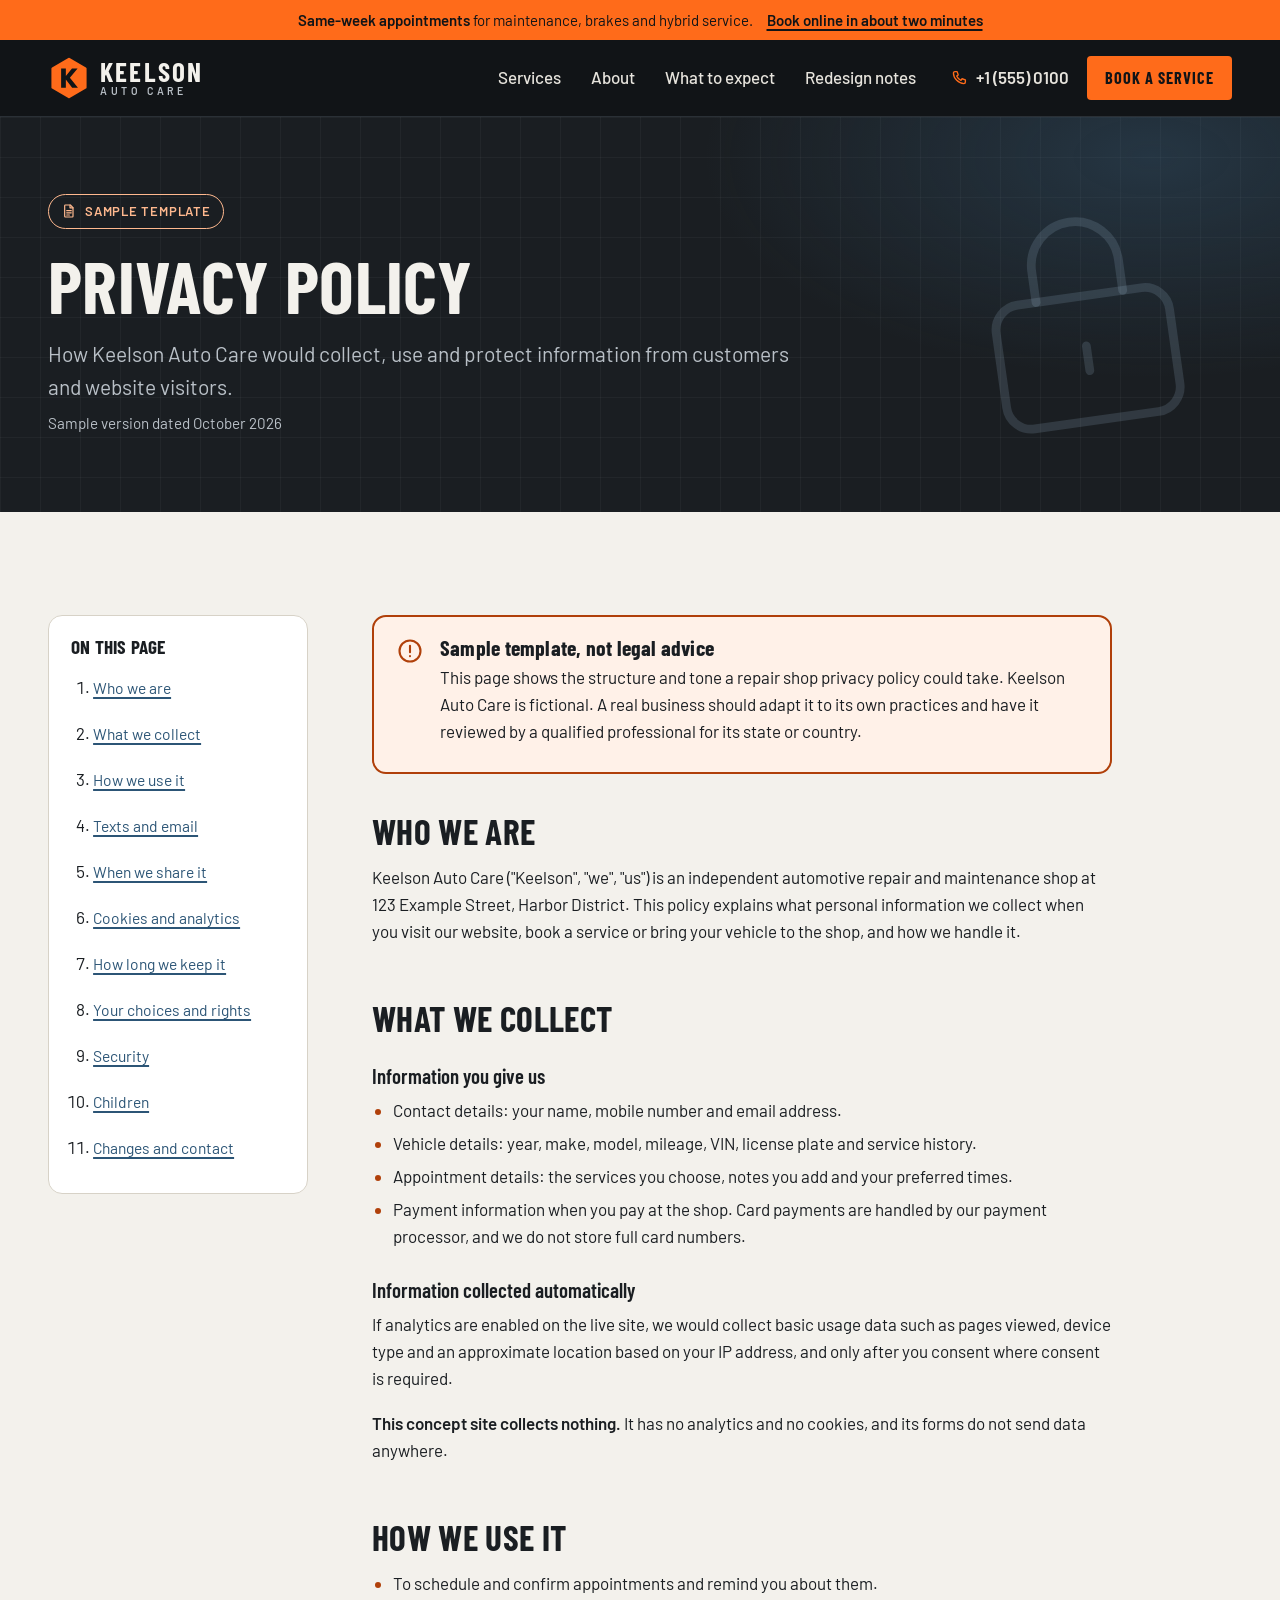
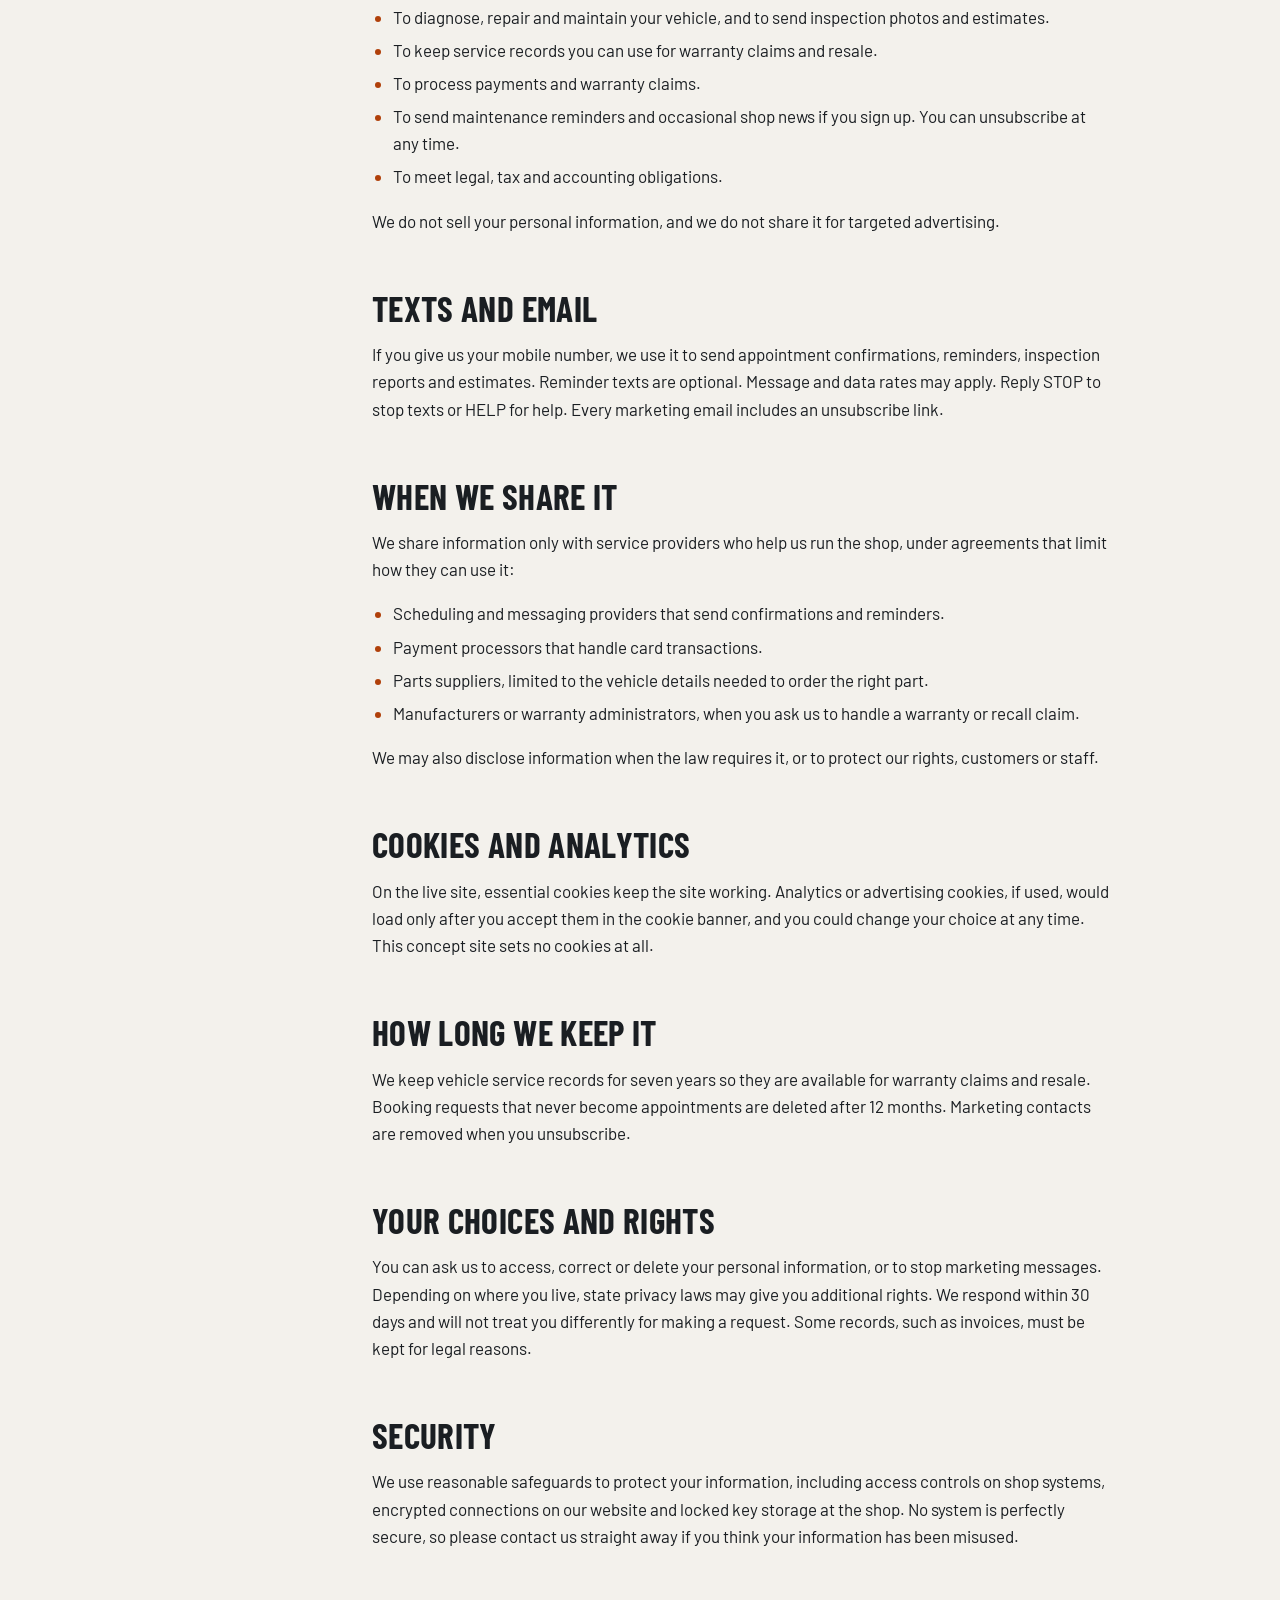
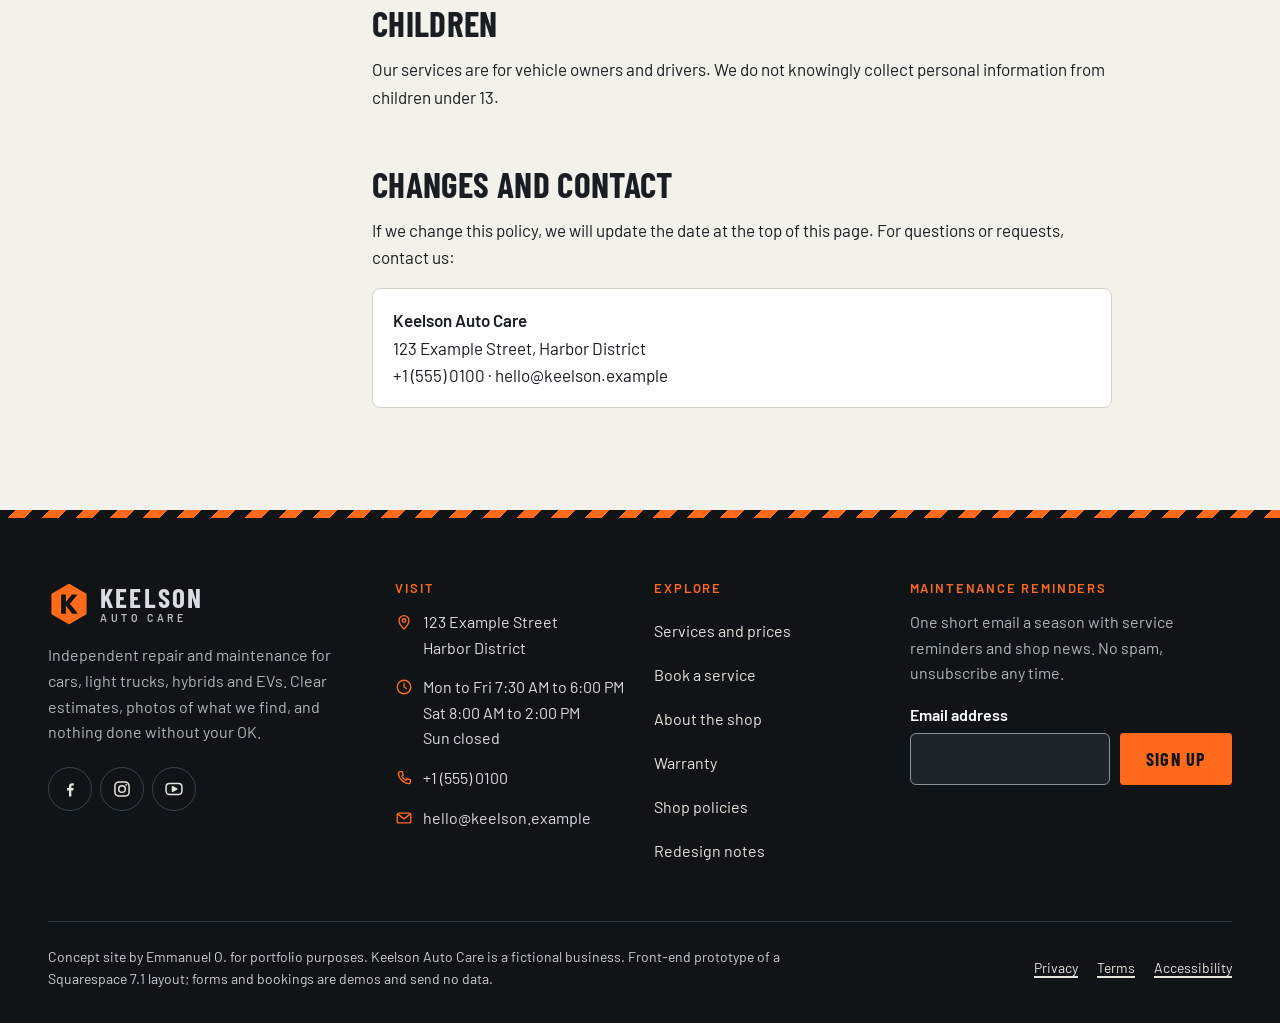
<file: privacy.html>
<!doctype html>
<html lang="en">
<head>
<meta charset="utf-8">
<meta name="viewport" content="width=device-width, initial-scale=1">
<title>Privacy policy (sample template) | Keelson Auto Care</title>
<meta name="description" content="Sample privacy policy template for Keelson Auto Care, a fictional independent repair shop. Not legal advice. Part of a Squarespace 7.1 concept site that collects no data.">
<meta property="og:type" content="website">
<meta property="og:site_name" content="Keelson Auto Care (concept)">
<meta property="og:title" content="Privacy policy (sample template) | Keelson Auto Care">
<meta property="og:description" content="A plain-English sample privacy policy for an independent repair shop. Template only, not legal advice.">
<meta name="theme-color" content="#111417">
<link rel="icon" href="favicon.svg" type="image/svg+xml">
<link rel="stylesheet" href="styles.css">
</head>
<body>
<svg class="sprite" xmlns="http://www.w3.org/2000/svg" aria-hidden="true" focusable="false" fill="none" stroke="currentColor" stroke-width="1.8" stroke-linecap="round" stroke-linejoin="round"><symbol id="i-wrench" viewBox="0 0 24 24"><path transform="rotate(45 12 12)" d="M10 2.4V5.6h4V2.4A4.4 4.4 0 0 1 13.5 10.46V19.5a1.5 1.5 0 0 1-3 0V10.46A4.4 4.4 0 0 1 10 2.4z"/></symbol><symbol id="i-oil" viewBox="0 0 24 24"><path d="M3.5 11H13l7.6-2.6.6 1.8-7.6 5V19.5H3.5z"/><path d="M6.5 11V8.5h4V11"/><path d="M20.4 13.6c.5.8 1 1.5 1 2a1 1 0 0 1-2 0c0-.5.5-1.2 1-2z"/></symbol><symbol id="i-brake" viewBox="0 0 24 24"><circle cx="11" cy="13" r="8"/><circle cx="11" cy="13" r="2.6"/><path d="M11 8.4v.01M15.6 13h.01M11 17.6v.01M6.4 13h.01" stroke-width="2.2"/><path d="M12.79 2.86A10.3 10.3 0 0 1 20.68 9.48L17.2 10.74A6.6 6.6 0 0 0 12.15 6.5z" fill="currentColor"/></symbol><symbol id="i-engine" viewBox="0 0 24 24"><path d="M5 10.5h2l1.5-2h7l2 2H19V9h2v8h-2v-1.5h-1.5L15 18H7.5l-2-2H5z"/><path d="M12 8.5V6M9.5 6h5M2.5 10.5v5M2.5 13H5"/></symbol><symbol id="i-tire" viewBox="0 0 24 24"><circle cx="12" cy="12" r="9"/><circle cx="12" cy="12" r="4.6"/><circle cx="12" cy="12" r="1.4"/><path d="M12 3v2.2M12 18.8V21M3 12h2.2M18.8 12H21M5.64 5.64l1.55 1.55M16.81 16.81l1.55 1.55M5.64 18.36l1.55-1.55M16.81 7.19l1.55-1.55"/></symbol><symbol id="i-bolt" viewBox="0 0 24 24"><rect x="2.5" y="7" width="16.5" height="10.5" rx="2"/><path d="M19 10.3h1.4a1 1 0 0 1 1 1v1.9a1 1 0 0 1-1 1H19"/><path d="M11.8 8.8 8.4 12.9h3l-.9 3.1 3.6-4.4h-3z" fill="currentColor" stroke-width="1.2"/></symbol><symbol id="i-calendar" viewBox="0 0 24 24"><rect x="3.5" y="5" width="17" height="15.5" rx="2"/><path d="M3.5 9.5h17M8 3v4M16 3v4M9 14.6l2 2 4-4"/></symbol><symbol id="i-shield" viewBox="0 0 24 24"><path d="M12 3 19 5.8v5.6c0 4.4-2.9 7.9-7 9.6-4.1-1.7-7-5.2-7-9.6V5.8z"/><path d="m9 12 2.2 2.2L15.4 10"/></symbol><symbol id="i-clock" viewBox="0 0 24 24"><circle cx="12" cy="12" r="9"/><path d="M12 7v5l3.2 2"/></symbol><symbol id="i-phone" viewBox="0 0 24 24"><path d="M6.6 3.5h2.9l1.5 4.4-2.1 1.5a10.6 10.6 0 0 0 5.7 5.7l1.5-2.1 4.4 1.5v2.9a2 2 0 0 1-2 2C11.6 19.4 4.6 12.4 4.6 5.5a2 2 0 0 1 2-2z"/></symbol><symbol id="i-pin" viewBox="0 0 24 24"><path d="M12 21.2s-6.6-5.9-6.6-11.1a6.6 6.6 0 0 1 13.2 0c0 5.2-6.6 11.1-6.6 11.1z"/><circle cx="12" cy="10.1" r="2.4"/></symbol><symbol id="i-mail" viewBox="0 0 24 24"><rect x="3" y="5.5" width="18" height="13" rx="2"/><path d="m3.8 6.8 8.2 6.4 8.2-6.4"/></symbol><symbol id="i-check" viewBox="0 0 24 24"><path d="m5 12.5 4.5 4.5L19 7.5"/></symbol><symbol id="i-camera" viewBox="0 0 24 24"><rect x="3" y="7" width="18" height="13" rx="2"/><path d="m8.5 7 1.6-2.5h3.8L15.5 7"/><circle cx="12" cy="13.5" r="3.6"/></symbol><symbol id="i-message" viewBox="0 0 24 24"><path d="M4.5 5h15A1.5 1.5 0 0 1 21 6.5v9a1.5 1.5 0 0 1-1.5 1.5H11l-4.5 3.5V17h-2A1.5 1.5 0 0 1 3 15.5v-9A1.5 1.5 0 0 1 4.5 5z"/><path d="M7.5 9.5h9M7.5 12.5h6"/></symbol><symbol id="i-clipboard" viewBox="0 0 24 24"><rect x="5" y="4.5" width="14" height="16.5" rx="2"/><rect x="9" y="3" width="6" height="3.2" rx="1"/><path d="m8.6 12.4 1.8 1.8 3.4-3.4M8.6 17.5h6.8"/></symbol><symbol id="i-key" viewBox="0 0 24 24"><circle cx="7.5" cy="12" r="4"/><path d="M11.5 12H21M18 12v3M15.2 12v2.2"/></symbol><symbol id="i-coffee" viewBox="0 0 24 24"><path d="M4.5 9.5h11V14a5 5 0 0 1-5 5h-1a5 5 0 0 1-5-5z"/><path d="M15.5 11h1.3a2.5 2.5 0 0 1 0 5h-1.6M8 3.5c-.8 1 .8 2 0 3M11.5 3.5c-.8 1 .8 2 0 3"/></symbol><symbol id="i-car" viewBox="0 0 24 24"><path d="M3.2 15.6v-2.4c0-.7.4-1.2 1.1-1.4l2.4-.6 2.1-3.3a2 2 0 0 1 1.7-.9h4.4a2 2 0 0 1 1.6.8l2.6 3.3 1.8.4c.7.2 1.1.7 1.1 1.4v2.4c0 .5-.4.9-.9.9h-.8"/><path d="M9.6 16.5h4.8M5.4 16.5H4.1a.9.9 0 0 1-.9-.9M6.8 11.2h11.6"/><circle cx="7.5" cy="16.5" r="2"/><circle cx="16.5" cy="16.5" r="2"/></symbol><symbol id="i-gauge" viewBox="0 0 24 24"><path d="M4.3 17.5a8.5 8.5 0 1 1 15.4 0"/><path d="m12 14 3.6-4.2"/><circle cx="12" cy="14.4" r="1.3"/><path d="M7.4 9.3l.9.8M12 6.6v1.2M16.6 9.3l-.9.8"/></symbol><symbol id="i-parts" viewBox="0 0 24 24"><path d="M12 3.5 19.4 7.8v8.4L12 20.5l-7.4-4.3V7.8z"/><circle cx="12" cy="12" r="3.3"/></symbol><symbol id="i-lock" viewBox="0 0 24 24"><rect x="5" y="10.5" width="14" height="10" rx="2"/><path d="M8.5 10.5V8a3.5 3.5 0 0 1 7 0v2.5M12 14.5v2"/></symbol><symbol id="i-card" viewBox="0 0 24 24"><rect x="2.8" y="5.5" width="18.4" height="13" rx="2"/><path d="M2.8 9.5h18.4M6.5 14.8h4"/></symbol><symbol id="i-route" viewBox="0 0 24 24"><circle cx="6" cy="18" r="2.2"/><circle cx="18" cy="6" r="2.2"/><path d="M8.2 18H15a3 3 0 0 0 0-6H9a3 3 0 0 1 0-6h6.8"/></symbol><symbol id="i-eye" viewBox="0 0 24 24"><path d="M2.5 12S6 5.5 12 5.5 21.5 12 21.5 12 18 18.5 12 18.5 2.5 12 2.5 12z"/><circle cx="12" cy="12" r="3"/></symbol><symbol id="i-list" viewBox="0 0 24 24"><path d="M9 6.5h11M9 12h11M9 17.5h11"/><path d="M4.5 6.5h.01M4.5 12h.01M4.5 17.5h.01" stroke-width="2.6"/></symbol><symbol id="i-layout" viewBox="0 0 24 24"><rect x="3.5" y="4" width="17" height="16" rx="2"/><path d="M3.5 9h17M10 9v11"/></symbol><symbol id="i-mobile" viewBox="0 0 24 24"><rect x="6.5" y="2.8" width="11" height="18.4" rx="2.2"/><path d="M10.8 17.6h2.4"/></symbol><symbol id="i-access" viewBox="0 0 24 24"><circle cx="12" cy="4.8" r="1.8"/><path d="M5 8.6c2.4.8 4.6 1.2 7 1.2s4.6-.4 7-1.2M12 9.8v4.4M12 14.2l-3.2 6.3M12 14.2l3.2 6.3"/></symbol><symbol id="i-target" viewBox="0 0 24 24"><circle cx="12" cy="12" r="8.5"/><circle cx="12" cy="12" r="4.8"/><circle cx="12" cy="12" r="1.2" fill="currentColor"/></symbol><symbol id="i-doc" viewBox="0 0 24 24"><path d="M6.5 3h7.6L18 6.9V20a1 1 0 0 1-1 1H6.5a1 1 0 0 1-1-1V4a1 1 0 0 1 1-1z"/><path d="M13.5 3v4.2H18M8.6 11.5h6.8M8.6 14.8h6.8M8.6 18h4"/></symbol><symbol id="i-arrow" viewBox="0 0 24 24"><path d="M4.5 12h15M13.5 6l6 6-6 6"/></symbol><symbol id="i-arrow-left" viewBox="0 0 24 24"><path d="M19.5 12h-15M10.5 6l-6 6 6 6"/></symbol><symbol id="i-chevron" viewBox="0 0 24 24"><path d="m6 9 6 6 6-6"/></symbol><symbol id="i-plus" viewBox="0 0 24 24"><path d="M12 5v14M5 12h14"/></symbol><symbol id="i-menu" viewBox="0 0 24 24"><path d="M4 7h16M4 12h16M4 17h16"/></symbol><symbol id="i-close" viewBox="0 0 24 24"><path d="M6 6l12 12M18 6 6 18"/></symbol><symbol id="i-alert" viewBox="0 0 24 24"><circle cx="12" cy="12" r="9"/><path d="M12 7.5v5.5M12 16.4v.1"/></symbol><symbol id="i-info" viewBox="0 0 24 24"><circle cx="12" cy="12" r="9"/><path d="M12 11v5.5M12 7.6v.1"/></symbol><symbol id="i-edit" viewBox="0 0 24 24"><path d="M4 20h4.2L19 9.2a2.1 2.1 0 0 0-3-3L5.2 17v3z"/><path d="m14.2 8 1.8 1.8"/></symbol><symbol id="i-facebook" viewBox="0 0 24 24"><path d="M13.6 21v-7.3H16l.4-2.9h-2.8V9.1c0-.8.3-1.4 1.4-1.4h1.5V5.2c-.3 0-1.1-.1-2.1-.1-2.1 0-3.6 1.3-3.6 3.7v2.1H8.4v2.9h2.4V21z" fill="currentColor" stroke="none"/></symbol><symbol id="i-instagram" viewBox="0 0 24 24"><rect x="3.5" y="3.5" width="17" height="17" rx="5"/><circle cx="12" cy="12" r="4"/><circle cx="17.2" cy="6.8" r="1.1" fill="currentColor" stroke="none"/></symbol><symbol id="i-youtube" viewBox="0 0 24 24"><rect x="2.5" y="5.5" width="19" height="13" rx="4"/><path d="m10.2 9.2 5 2.8-5 2.8z" fill="currentColor"/></symbol></svg>
<a class="skip-link" href="#main">Skip to main content</a>
<!-- Squarespace: Announcement Bar -->
<section class="announcement" aria-label="Announcement">
  <div class="container announcement__inner">
    <p><strong>Same-week appointments</strong><span class="announcement__more"> for maintenance, brakes and hybrid service</span>.</p>
    <a href="book.html">Book online in about two minutes</a>
  </div>
</section>
<!-- Squarespace: Site Header (logo, navigation, header button; mobile burger menu) -->
<header class="site-header">
  <div class="container site-header__inner">
    <a class="brand" href="index.html">
      <svg class="brand__mark" viewBox="0 0 48 48" aria-hidden="true" focusable="false"><path d="M24 2.5 42.6 13.25v21.5L24 45.5 5.4 34.75v-21.5z" fill="#FF6B1A" stroke="#FF6B1A" stroke-width="3" stroke-linejoin="round"/><path d="M15 13h5.4v8.6l7-8.6h6.4L25 23.6 34.2 35h-6.6l-7.2-9.2V35H15z" fill="#111417"/></svg>
      <span class="brand__text"><span class="brand__name">Keelson</span><span class="brand__tag">Auto Care</span><span class="visually-hidden">, home</span></span>
    </a>
    <nav class="site-nav" aria-label="Main">
      <ul class="site-nav__list">
        <li><a href="services.html">Services</a></li>
<li><a href="about.html">About</a></li>
<li><a href="about.html#process">What to expect</a></li>
<li><a href="redesign-notes.html">Redesign notes</a></li>
      </ul>
    </nav>
    <div class="site-header__actions">
      <p class="site-header__phone"><svg class="icon" aria-hidden="true" focusable="false"><use href="#i-phone"/></svg><span><span class="visually-hidden">Call </span>+1 (555) 0100</span></p>
      <a class="btn btn--primary btn--sm header-book" href="book.html"><span>Book<span class="long"> a service</span></span></a>
      <button class="nav-toggle" type="button" aria-expanded="false" aria-controls="mobile-menu">
        <svg class="icon icon-open" aria-hidden="true" focusable="false"><use href="#i-menu"/></svg>
        <svg class="icon icon-close" aria-hidden="true" focusable="false"><use href="#i-close"/></svg>
        <span class="visually-hidden">Menu</span>
      </button>
    </div>
  </div>
  <div class="mobile-menu" id="mobile-menu" hidden>
    <div class="container mobile-menu__inner">
      <nav aria-label="Mobile">
        <ul class="mobile-menu__list">
          <li><a href="index.html">Home<svg class="icon" aria-hidden="true" focusable="false"><use href="#i-arrow"/></svg></a></li>
<li><a href="services.html">Services and prices<svg class="icon" aria-hidden="true" focusable="false"><use href="#i-arrow"/></svg></a></li>
<li><a href="book.html">Book a service<svg class="icon" aria-hidden="true" focusable="false"><use href="#i-arrow"/></svg></a></li>
<li><a href="about.html">About the shop<svg class="icon" aria-hidden="true" focusable="false"><use href="#i-arrow"/></svg></a></li>
<li><a href="about.html#process">What to expect<svg class="icon" aria-hidden="true" focusable="false"><use href="#i-arrow"/></svg></a></li>
<li><a href="about.html#warranty">Warranty<svg class="icon" aria-hidden="true" focusable="false"><use href="#i-arrow"/></svg></a></li>
<li><a href="redesign-notes.html">Redesign notes<svg class="icon" aria-hidden="true" focusable="false"><use href="#i-arrow"/></svg></a></li>
        </ul>
      </nav>
      <div class="mobile-menu__meta">
        <p><strong>+1 (555) 0100</strong></p>
        <p>123 Example Street, Harbor District</p>
        <p>Mon to Fri 7:30 AM to 6:00 PM, Sat 8:00 AM to 2:00 PM</p>
      </div>
    </div>
  </div>
</header>
<main id="main" tabindex="-1">
<section class="page-hero theme-dark" aria-labelledby="page-title">
  <div class="container">
    <svg class="icon page-hero__glyph" aria-hidden="true" focusable="false"><use href="#i-lock"/></svg>
    <p class="badge"><svg class="icon" aria-hidden="true" focusable="false"><use href="#i-doc"/></svg>Sample template</p>
    <h1 id="page-title">Privacy policy</h1>
    <p class="lead">How Keelson Auto Care would collect, use and protect information from customers and website visitors.</p>
    <p class="updated">Sample version dated October 2026</p>
  </div>
</section>

<!-- Squarespace: standard page with text blocks; linked from the footer of every page -->
<section class="section theme-light" aria-label="Policy text">
  <div class="container legal">
    <nav class="toc" aria-labelledby="toc-title">
      <h2 id="toc-title">On this page</h2>
      <ol>
        <li><a href="#who">Who we are</a></li>
        <li><a href="#collect">What we collect</a></li>
        <li><a href="#use">How we use it</a></li>
        <li><a href="#texts">Texts and email</a></li>
        <li><a href="#share">When we share it</a></li>
        <li><a href="#cookies">Cookies and analytics</a></li>
        <li><a href="#keep">How long we keep it</a></li>
        <li><a href="#rights">Your choices and rights</a></li>
        <li><a href="#security">Security</a></li>
        <li><a href="#children">Children</a></li>
        <li><a href="#contact">Changes and contact</a></li>
      </ol>
    </nav>
    <div class="prose">
      <div class="notice" role="note">
        <svg class="icon" aria-hidden="true" focusable="false"><use href="#i-alert"/></svg>
        <div>
          <h2>Sample template, not legal advice</h2>
          <p>This page shows the structure and tone a repair shop privacy policy could take. Keelson Auto Care is fictional. A real business should adapt it to its own practices and have it reviewed by a qualified professional for its state or country.</p>
        </div>
      </div>

      <h2 id="who">Who we are</h2>
      <p>Keelson Auto Care ("Keelson", "we", "us") is an independent automotive repair and maintenance shop at 123 Example Street, Harbor District. This policy explains what personal information we collect when you visit our website, book a service or bring your vehicle to the shop, and how we handle it.</p>

      <h2 id="collect">What we collect</h2>
      <h3>Information you give us</h3>
      <ul>
        <li>Contact details: your name, mobile number and email address.</li>
        <li>Vehicle details: year, make, model, mileage, VIN, license plate and service history.</li>
        <li>Appointment details: the services you choose, notes you add and your preferred times.</li>
        <li>Payment information when you pay at the shop. Card payments are handled by our payment processor, and we do not store full card numbers.</li>
      </ul>
      <h3>Information collected automatically</h3>
      <p>If analytics are enabled on the live site, we would collect basic usage data such as pages viewed, device type and an approximate location based on your IP address, and only after you consent where consent is required.</p>
      <p><strong>This concept site collects nothing.</strong> It has no analytics and no cookies, and its forms do not send data anywhere.</p>

      <h2 id="use">How we use it</h2>
      <ul>
        <li>To schedule and confirm appointments and remind you about them.</li>
        <li>To diagnose, repair and maintain your vehicle, and to send inspection photos and estimates.</li>
        <li>To keep service records you can use for warranty claims and resale.</li>
        <li>To process payments and warranty claims.</li>
        <li>To send maintenance reminders and occasional shop news if you sign up. You can unsubscribe at any time.</li>
        <li>To meet legal, tax and accounting obligations.</li>
      </ul>
      <p>We do not sell your personal information, and we do not share it for targeted advertising.</p>

      <h2 id="texts">Texts and email</h2>
      <p>If you give us your mobile number, we use it to send appointment confirmations, reminders, inspection reports and estimates. Reminder texts are optional. Message and data rates may apply. Reply STOP to stop texts or HELP for help. Every marketing email includes an unsubscribe link.</p>

      <h2 id="share">When we share it</h2>
      <p>We share information only with service providers who help us run the shop, under agreements that limit how they can use it:</p>
      <ul>
        <li>Scheduling and messaging providers that send confirmations and reminders.</li>
        <li>Payment processors that handle card transactions.</li>
        <li>Parts suppliers, limited to the vehicle details needed to order the right part.</li>
        <li>Manufacturers or warranty administrators, when you ask us to handle a warranty or recall claim.</li>
      </ul>
      <p>We may also disclose information when the law requires it, or to protect our rights, customers or staff.</p>

      <h2 id="cookies">Cookies and analytics</h2>
      <p>On the live site, essential cookies keep the site working. Analytics or advertising cookies, if used, would load only after you accept them in the cookie banner, and you could change your choice at any time. This concept site sets no cookies at all.</p>

      <h2 id="keep">How long we keep it</h2>
      <p>We keep vehicle service records for seven years so they are available for warranty claims and resale. Booking requests that never become appointments are deleted after 12 months. Marketing contacts are removed when you unsubscribe.</p>

      <h2 id="rights">Your choices and rights</h2>
      <p>You can ask us to access, correct or delete your personal information, or to stop marketing messages. Depending on where you live, state privacy laws may give you additional rights. We respond within 30 days and will not treat you differently for making a request. Some records, such as invoices, must be kept for legal reasons.</p>

      <h2 id="security">Security</h2>
      <p>We use reasonable safeguards to protect your information, including access controls on shop systems, encrypted connections on our website and locked key storage at the shop. No system is perfectly secure, so please contact us straight away if you think your information has been misused.</p>

      <h2 id="children">Children</h2>
      <p>Our services are for vehicle owners and drivers. We do not knowingly collect personal information from children under 13.</p>

      <h2 id="contact">Changes and contact</h2>
      <p>If we change this policy, we will update the date at the top of this page. For questions or requests, contact us:</p>
      <div class="contact-card">
        <p><strong>Keelson Auto Care</strong><br>123 Example Street, Harbor District<br><span class="nowrap">+1 (555) 0100</span> · hello@keelson.example</p>
      </div>
    </div>
  </div>
</section>
</main>
<!-- Squarespace: Footer (text blocks, navigation links, Newsletter block, social links) -->
<footer class="site-footer">
  <div class="hazard" aria-hidden="true"></div>
  <div class="container footer-grid">
    <div class="footer-brand">
      <a class="brand" href="index.html">
        <svg class="brand__mark" viewBox="0 0 48 48" aria-hidden="true" focusable="false"><path d="M24 2.5 42.6 13.25v21.5L24 45.5 5.4 34.75v-21.5z" fill="#FF6B1A" stroke="#FF6B1A" stroke-width="3" stroke-linejoin="round"/><path d="M15 13h5.4v8.6l7-8.6h6.4L25 23.6 34.2 35h-6.6l-7.2-9.2V35H15z" fill="#111417"/></svg>
        <span class="brand__text"><span class="brand__name">Keelson</span><span class="brand__tag">Auto Care</span><span class="visually-hidden">, home</span></span>
      </a>
      <p>Independent repair and maintenance for cars, light trucks, hybrids and EVs. Clear estimates, photos of what we find, and nothing done without your OK.</p>
      <ul class="social" aria-label="Social media (placeholder links)">
        <li><a href="#"><svg class="icon" aria-hidden="true" focusable="false"><use href="#i-facebook"/></svg><span class="visually-hidden">Facebook (placeholder link)</span></a></li>
        <li><a href="#"><svg class="icon" aria-hidden="true" focusable="false"><use href="#i-instagram"/></svg><span class="visually-hidden">Instagram (placeholder link)</span></a></li>
        <li><a href="#"><svg class="icon" aria-hidden="true" focusable="false"><use href="#i-youtube"/></svg><span class="visually-hidden">YouTube (placeholder link)</span></a></li>
      </ul>
    </div>
    <div class="footer-contact">
      <h2 class="footer-h">Visit</h2>
      <p class="line"><svg class="icon" aria-hidden="true" focusable="false"><use href="#i-pin"/></svg><span>123 Example Street<br>Harbor District</span></p>
      <p class="line"><svg class="icon" aria-hidden="true" focusable="false"><use href="#i-clock"/></svg><span><span class="nowrap">Mon to Fri 7:30 AM to 6:00 PM</span><br><span class="nowrap">Sat 8:00 AM to 2:00 PM</span><br>Sun closed</span></p>
      <p class="line"><svg class="icon" aria-hidden="true" focusable="false"><use href="#i-phone"/></svg><span>+1 (555) 0100</span></p>
      <p class="line"><svg class="icon" aria-hidden="true" focusable="false"><use href="#i-mail"/></svg><span>hello@keelson.example</span></p>
    </div>
    <div>
      <h2 class="footer-h">Explore</h2>
      <ul class="footer-links">
        <li><a href="services.html">Services and prices</a></li>
        <li><a href="book.html">Book a service</a></li>
        <li><a href="about.html">About the shop</a></li>
        <li><a href="about.html#warranty">Warranty</a></li>
        <li><a href="about.html#policies">Shop policies</a></li>
        <li><a href="redesign-notes.html">Redesign notes</a></li>
      </ul>
    </div>
    <div class="newsletter">
      <h2 class="footer-h">Maintenance reminders</h2>
      <p>One short email a season with service reminders and shop news. No spam, unsubscribe any time.</p>
      <form class="newsletter-form" novalidate>
        <label for="nl-email">Email address</label>
        <div class="nl-row">
          <input type="email" id="nl-email" name="email" autocomplete="email" required aria-describedby="nl-msg">
          <button class="btn btn--primary" type="submit" disabled>Sign up</button>
        </div>
        <p class="nl-msg" id="nl-msg" role="status"></p>
      </form>
    </div>
  </div>
  <div class="container">
    <div class="footer-bottom">
      <p class="disclosure">Concept site by Emmanuel O. for portfolio purposes. Keelson Auto Care is a fictional business. Front-end prototype of a Squarespace 7.1 layout; forms and bookings are demos and send no data.</p>
      <ul class="legal-links">
        <li><a href="privacy.html">Privacy</a></li>
        <li><a href="terms.html">Terms</a></li>
        <li><a href="accessibility.html">Accessibility</a></li>
      </ul>
    </div>
  </div>
</footer>
<script src="app.js"></script>
</body>
</html>
</file>
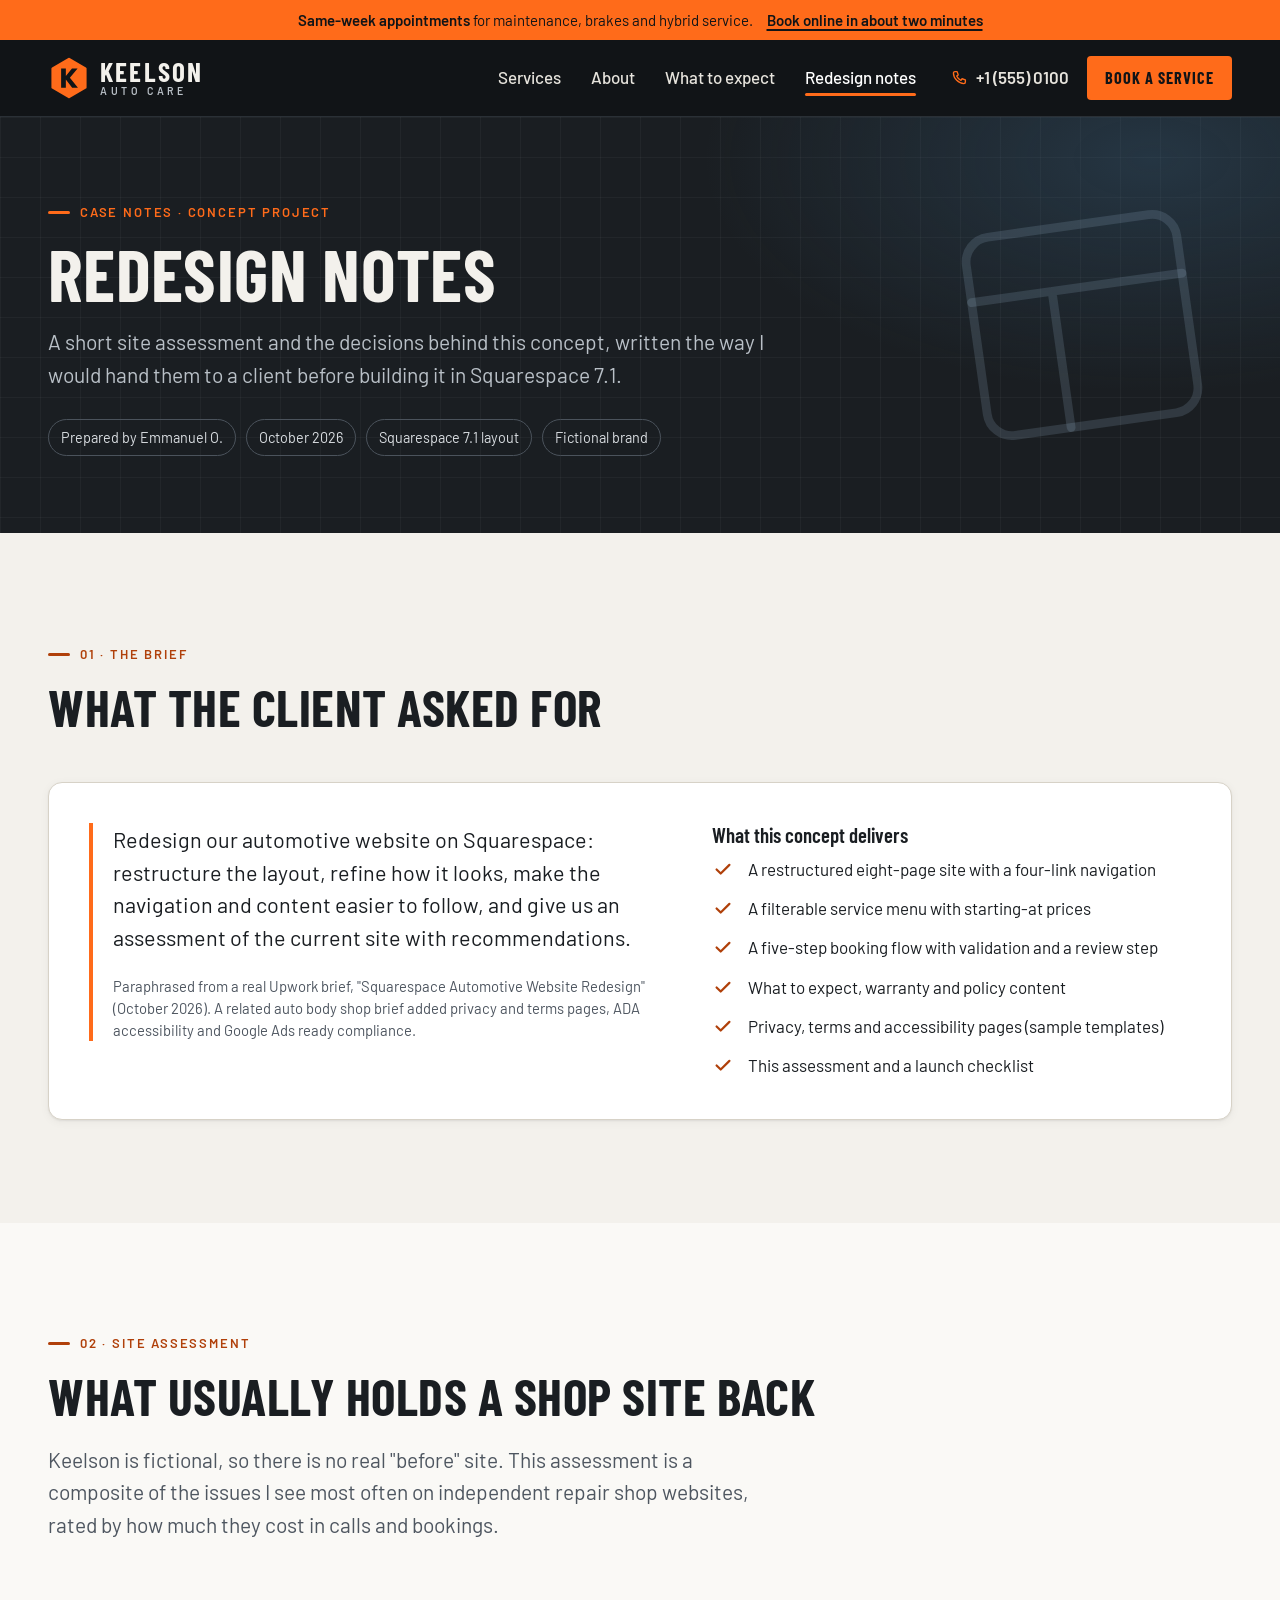
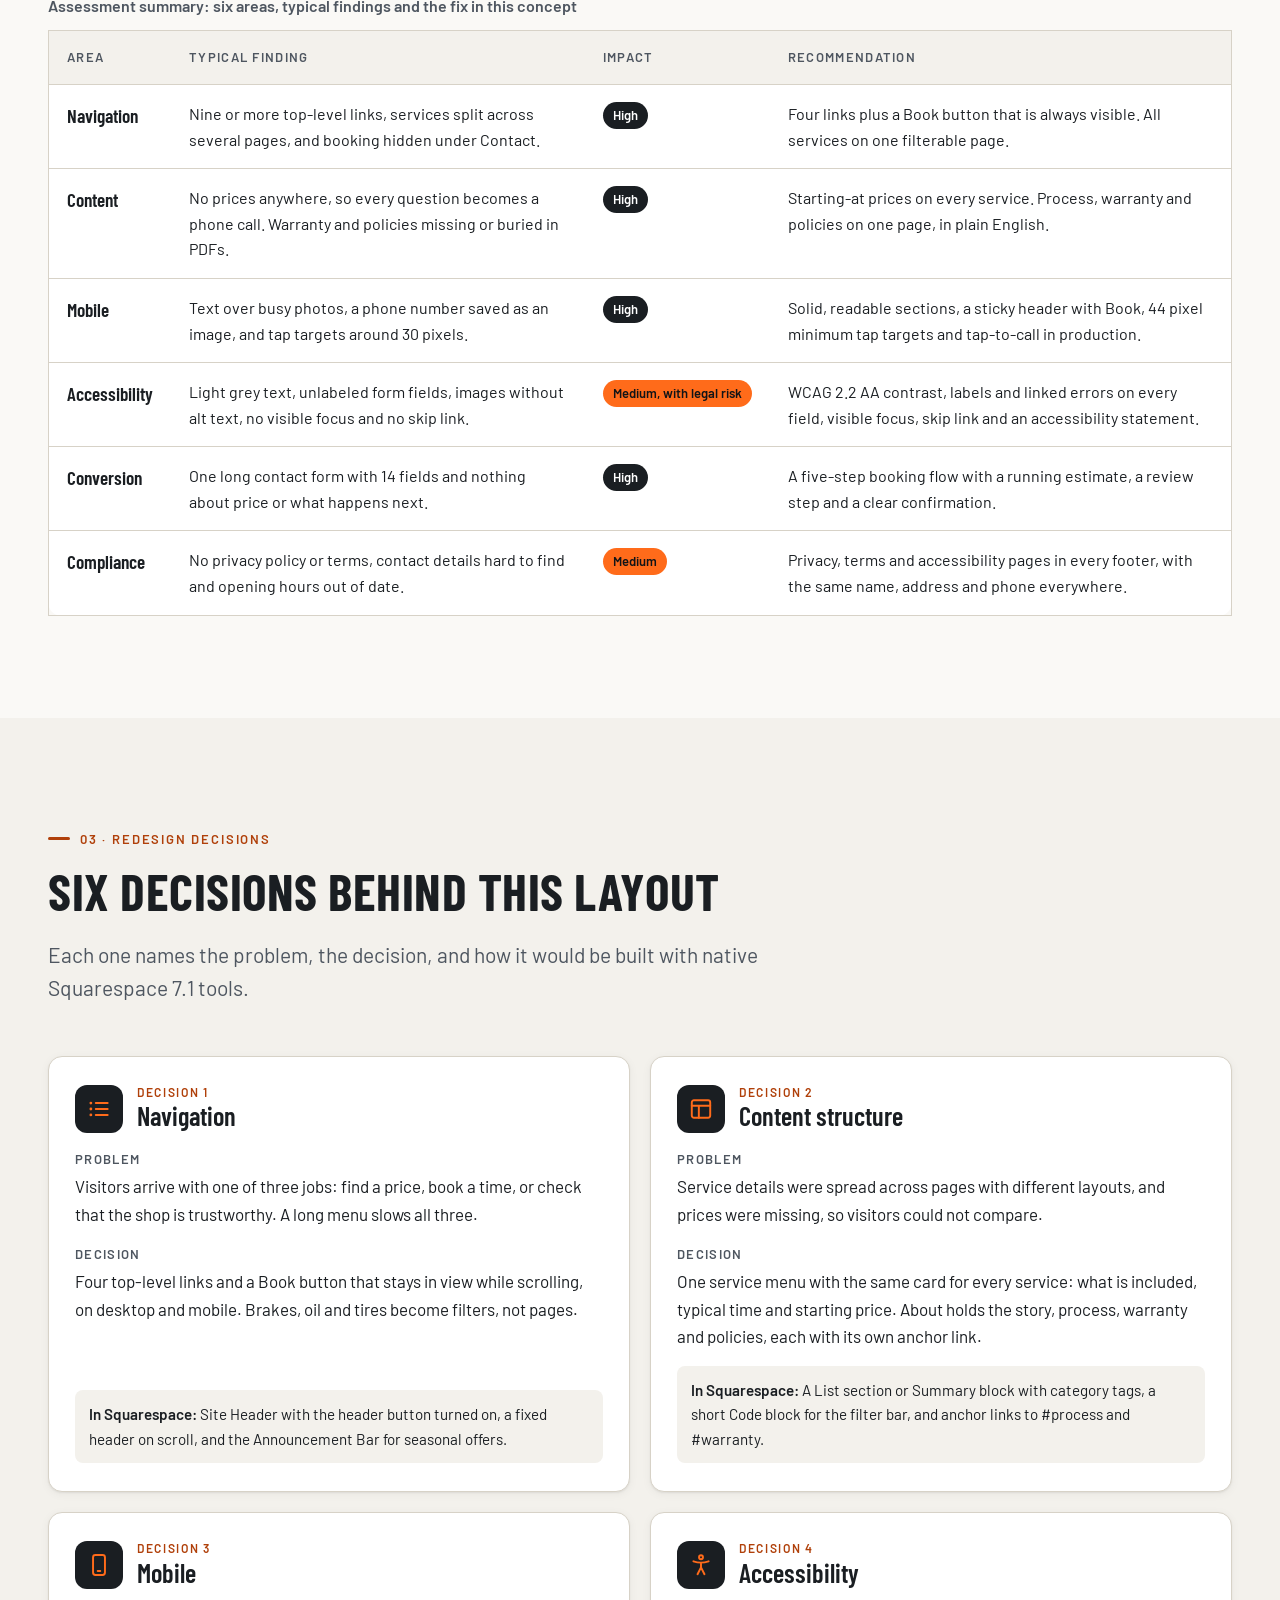
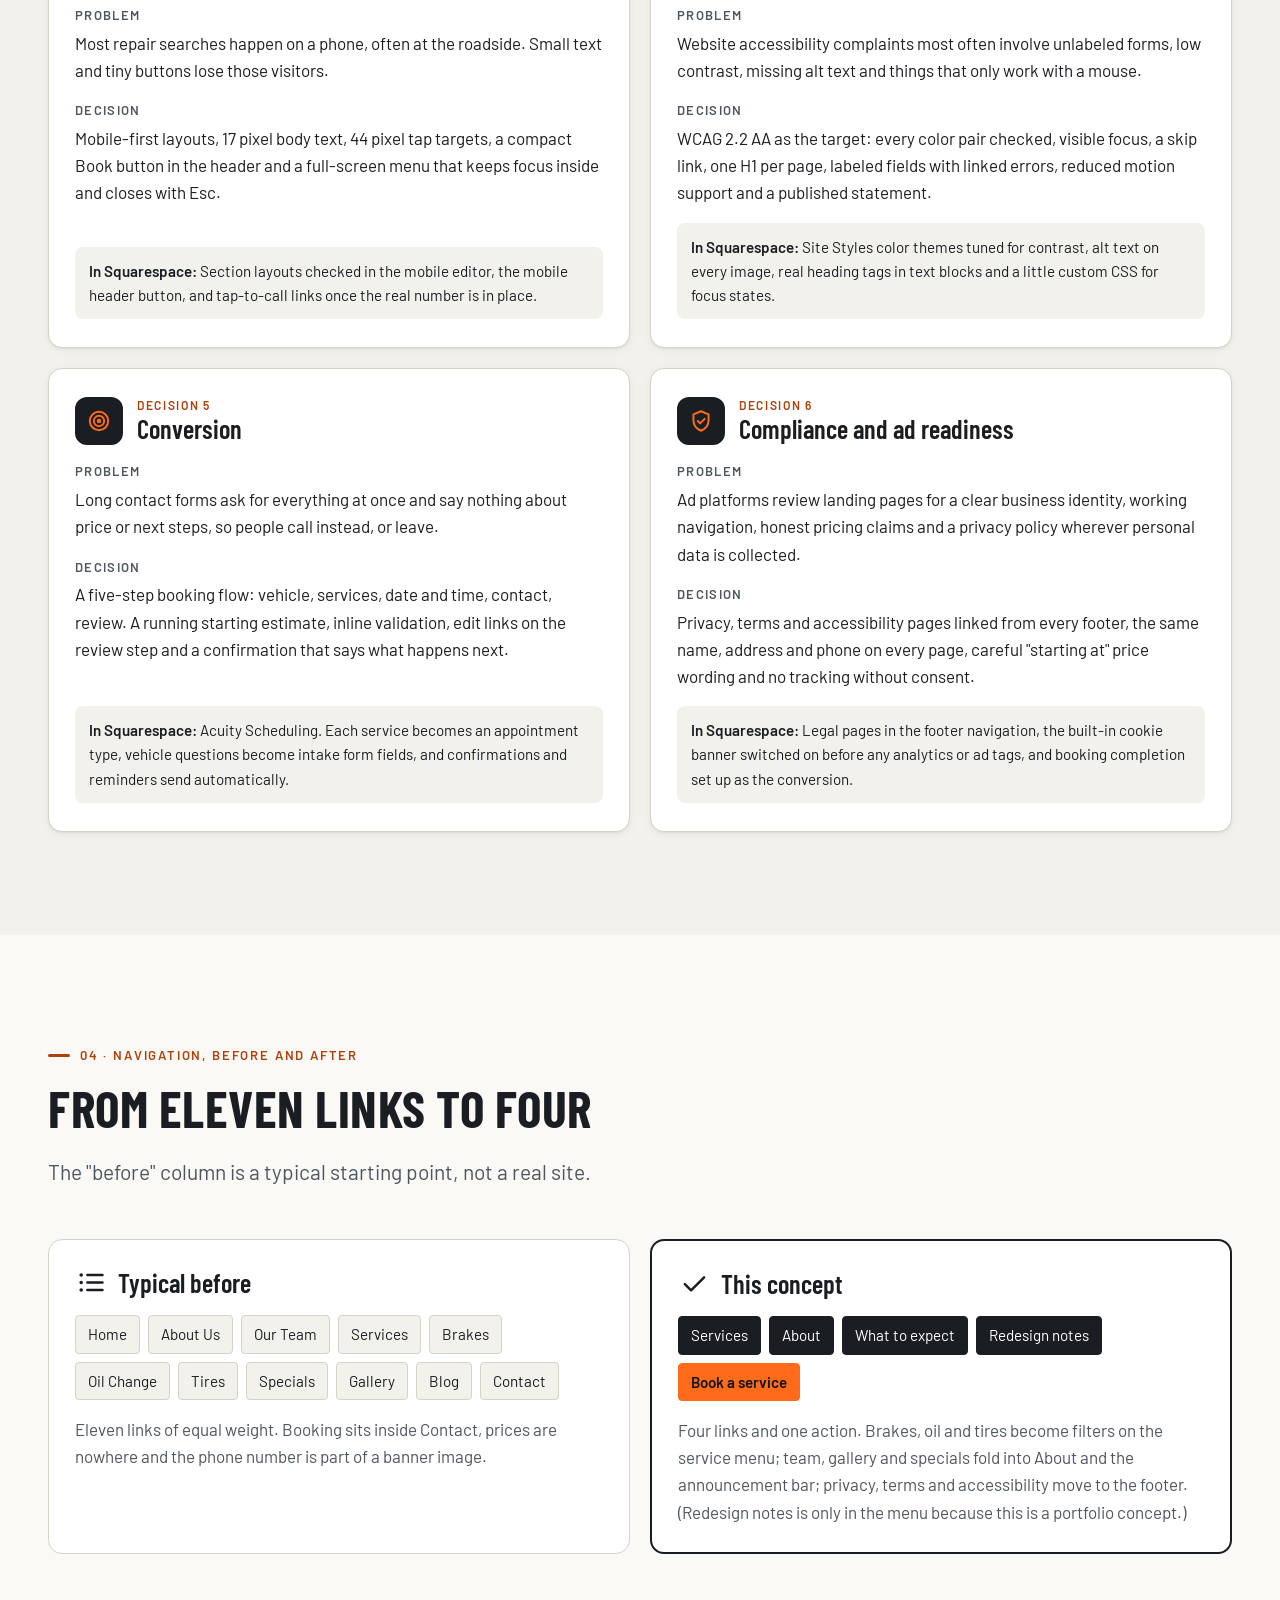
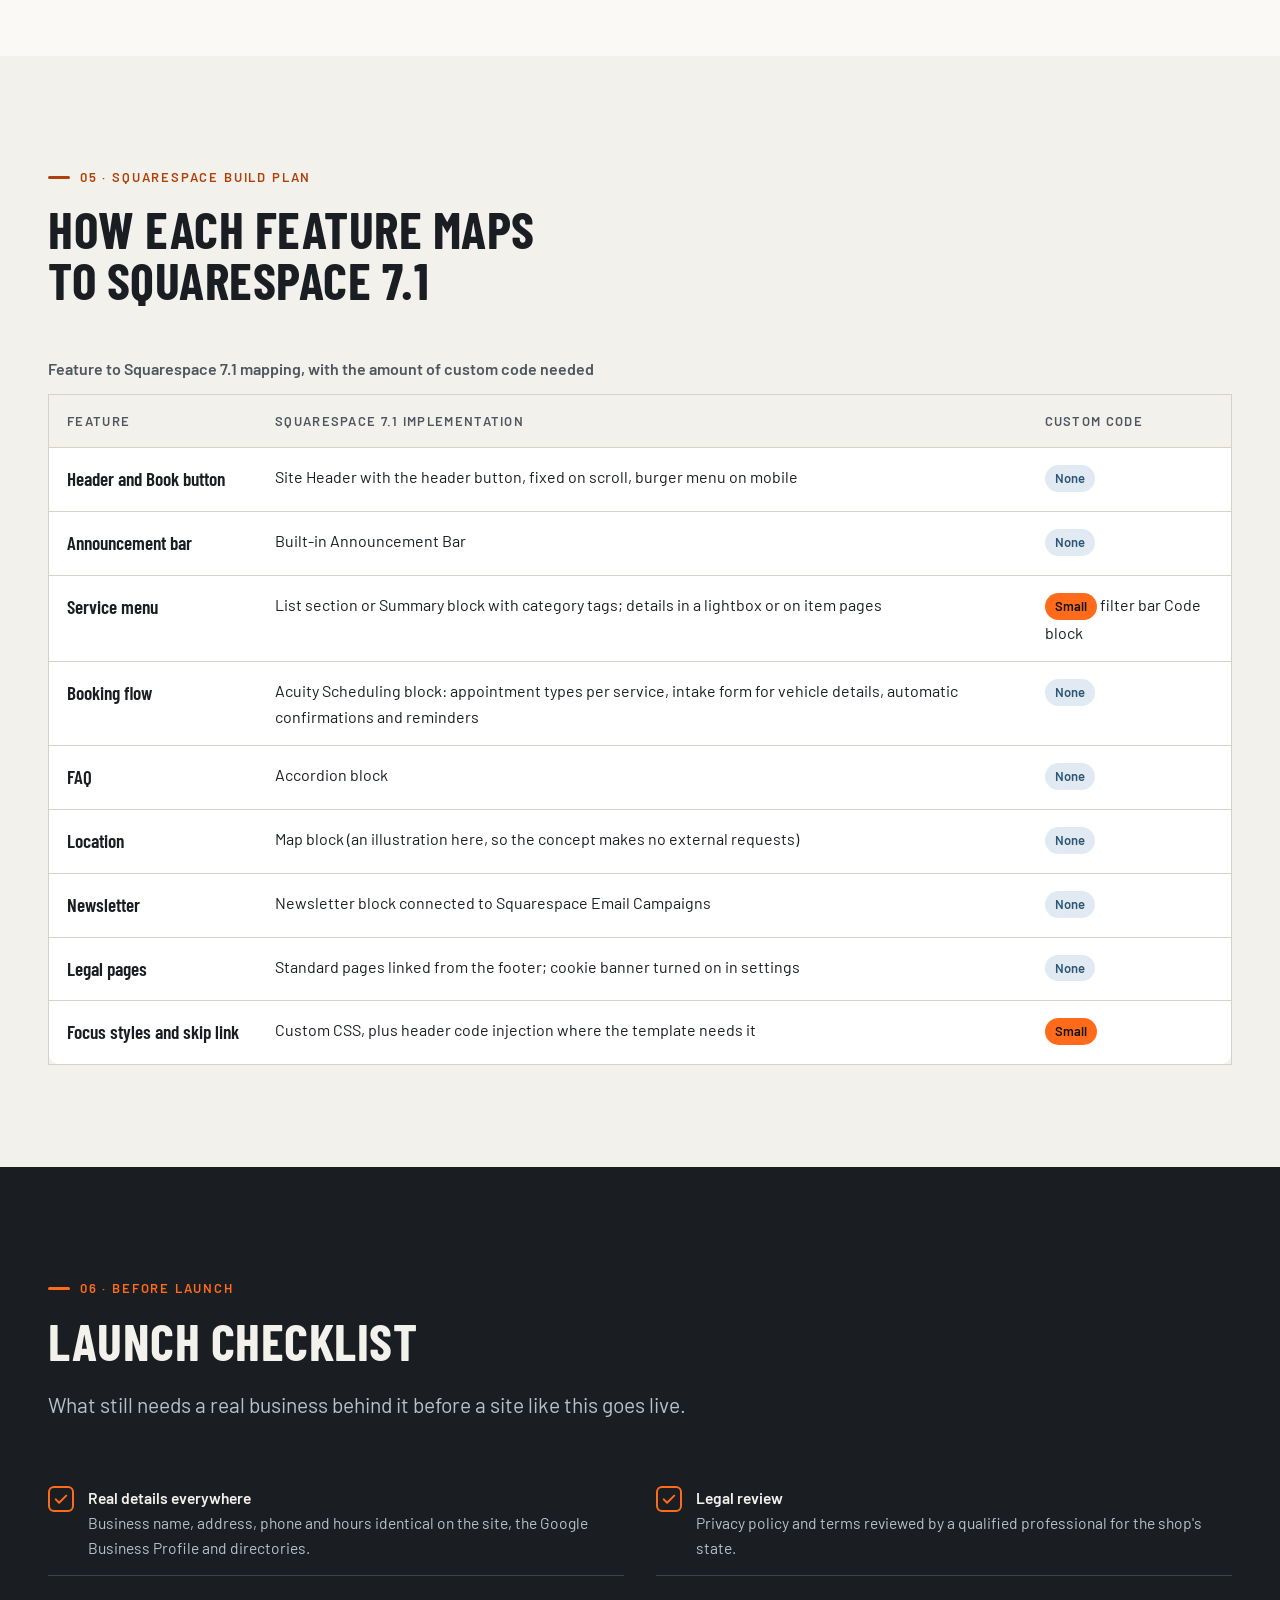
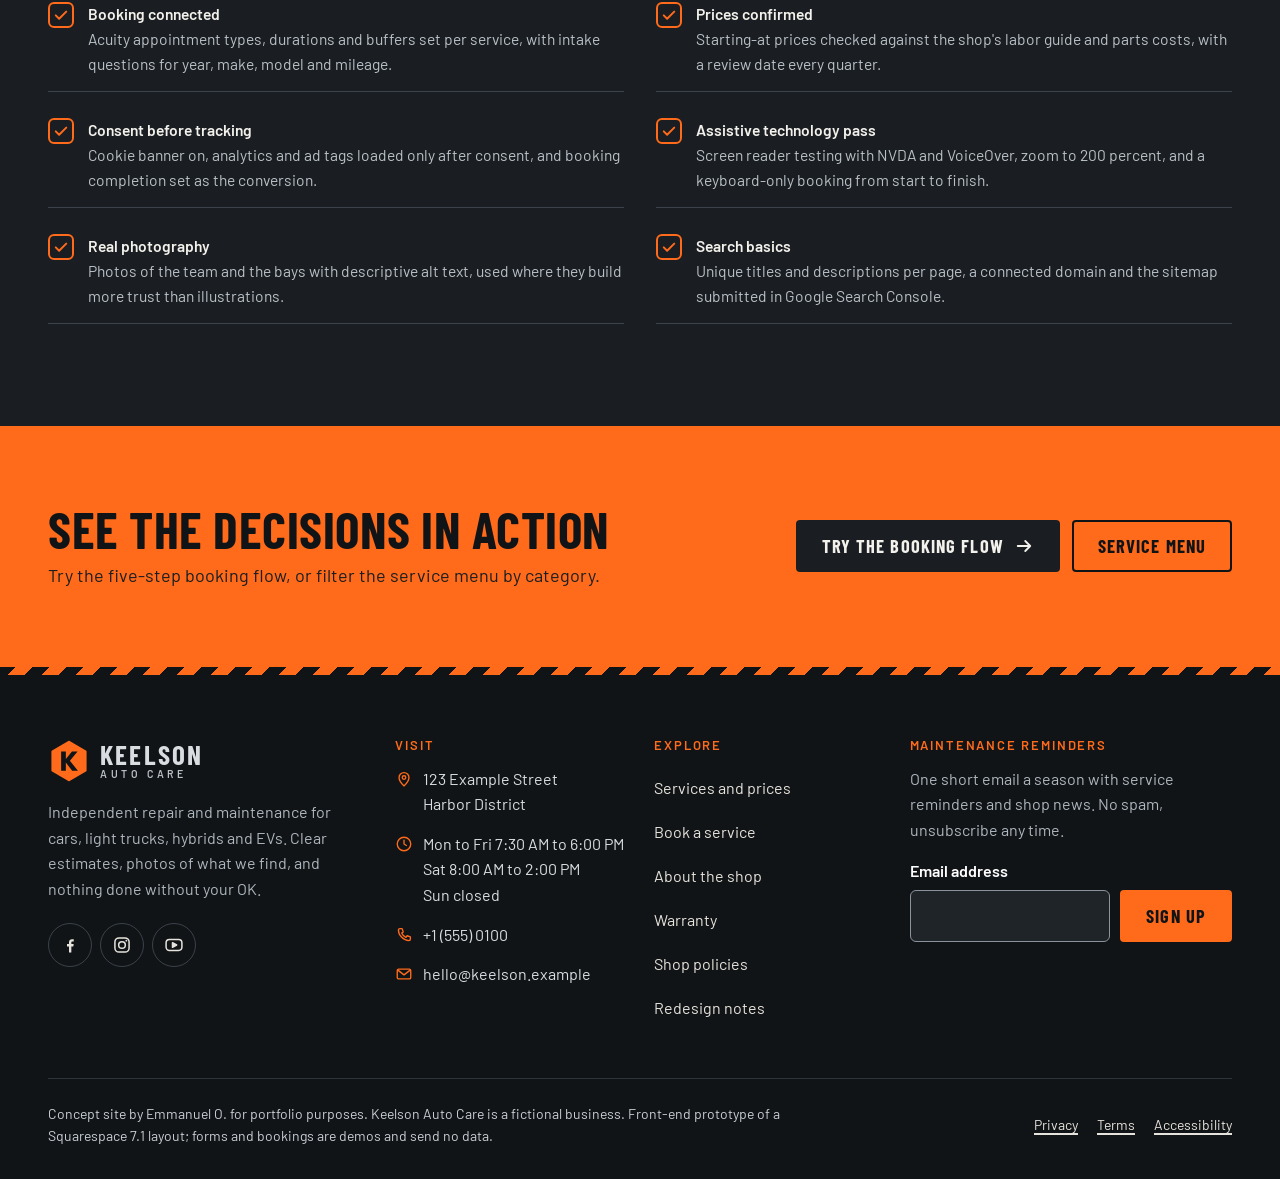
<file: redesign-notes.html>
<!doctype html>
<html lang="en">
<head>
<meta charset="utf-8">
<meta name="viewport" content="width=device-width, initial-scale=1">
<title>Redesign notes: site assessment and decisions | Keelson Auto Care concept</title>
<meta name="description" content="Designer&#x27;s case notes for the Keelson Auto Care concept: a short site assessment and the redesign decisions on navigation, content, mobile, accessibility, conversion and ad readiness for a Squarespace 7.1 build.">
<meta property="og:type" content="website">
<meta property="og:site_name" content="Keelson Auto Care (concept)">
<meta property="og:title" content="Redesign notes | Keelson Auto Care concept">
<meta property="og:description" content="A short site assessment and six redesign decisions for an independent repair shop website on Squarespace 7.1.">
<meta name="theme-color" content="#111417">
<link rel="icon" href="favicon.svg" type="image/svg+xml">
<link rel="stylesheet" href="styles.css">
</head>
<body>
<svg class="sprite" xmlns="http://www.w3.org/2000/svg" aria-hidden="true" focusable="false" fill="none" stroke="currentColor" stroke-width="1.8" stroke-linecap="round" stroke-linejoin="round"><symbol id="i-wrench" viewBox="0 0 24 24"><path transform="rotate(45 12 12)" d="M10 2.4V5.6h4V2.4A4.4 4.4 0 0 1 13.5 10.46V19.5a1.5 1.5 0 0 1-3 0V10.46A4.4 4.4 0 0 1 10 2.4z"/></symbol><symbol id="i-oil" viewBox="0 0 24 24"><path d="M3.5 11H13l7.6-2.6.6 1.8-7.6 5V19.5H3.5z"/><path d="M6.5 11V8.5h4V11"/><path d="M20.4 13.6c.5.8 1 1.5 1 2a1 1 0 0 1-2 0c0-.5.5-1.2 1-2z"/></symbol><symbol id="i-brake" viewBox="0 0 24 24"><circle cx="11" cy="13" r="8"/><circle cx="11" cy="13" r="2.6"/><path d="M11 8.4v.01M15.6 13h.01M11 17.6v.01M6.4 13h.01" stroke-width="2.2"/><path d="M12.79 2.86A10.3 10.3 0 0 1 20.68 9.48L17.2 10.74A6.6 6.6 0 0 0 12.15 6.5z" fill="currentColor"/></symbol><symbol id="i-engine" viewBox="0 0 24 24"><path d="M5 10.5h2l1.5-2h7l2 2H19V9h2v8h-2v-1.5h-1.5L15 18H7.5l-2-2H5z"/><path d="M12 8.5V6M9.5 6h5M2.5 10.5v5M2.5 13H5"/></symbol><symbol id="i-tire" viewBox="0 0 24 24"><circle cx="12" cy="12" r="9"/><circle cx="12" cy="12" r="4.6"/><circle cx="12" cy="12" r="1.4"/><path d="M12 3v2.2M12 18.8V21M3 12h2.2M18.8 12H21M5.64 5.64l1.55 1.55M16.81 16.81l1.55 1.55M5.64 18.36l1.55-1.55M16.81 7.19l1.55-1.55"/></symbol><symbol id="i-bolt" viewBox="0 0 24 24"><rect x="2.5" y="7" width="16.5" height="10.5" rx="2"/><path d="M19 10.3h1.4a1 1 0 0 1 1 1v1.9a1 1 0 0 1-1 1H19"/><path d="M11.8 8.8 8.4 12.9h3l-.9 3.1 3.6-4.4h-3z" fill="currentColor" stroke-width="1.2"/></symbol><symbol id="i-calendar" viewBox="0 0 24 24"><rect x="3.5" y="5" width="17" height="15.5" rx="2"/><path d="M3.5 9.5h17M8 3v4M16 3v4M9 14.6l2 2 4-4"/></symbol><symbol id="i-shield" viewBox="0 0 24 24"><path d="M12 3 19 5.8v5.6c0 4.4-2.9 7.9-7 9.6-4.1-1.7-7-5.2-7-9.6V5.8z"/><path d="m9 12 2.2 2.2L15.4 10"/></symbol><symbol id="i-clock" viewBox="0 0 24 24"><circle cx="12" cy="12" r="9"/><path d="M12 7v5l3.2 2"/></symbol><symbol id="i-phone" viewBox="0 0 24 24"><path d="M6.6 3.5h2.9l1.5 4.4-2.1 1.5a10.6 10.6 0 0 0 5.7 5.7l1.5-2.1 4.4 1.5v2.9a2 2 0 0 1-2 2C11.6 19.4 4.6 12.4 4.6 5.5a2 2 0 0 1 2-2z"/></symbol><symbol id="i-pin" viewBox="0 0 24 24"><path d="M12 21.2s-6.6-5.9-6.6-11.1a6.6 6.6 0 0 1 13.2 0c0 5.2-6.6 11.1-6.6 11.1z"/><circle cx="12" cy="10.1" r="2.4"/></symbol><symbol id="i-mail" viewBox="0 0 24 24"><rect x="3" y="5.5" width="18" height="13" rx="2"/><path d="m3.8 6.8 8.2 6.4 8.2-6.4"/></symbol><symbol id="i-check" viewBox="0 0 24 24"><path d="m5 12.5 4.5 4.5L19 7.5"/></symbol><symbol id="i-camera" viewBox="0 0 24 24"><rect x="3" y="7" width="18" height="13" rx="2"/><path d="m8.5 7 1.6-2.5h3.8L15.5 7"/><circle cx="12" cy="13.5" r="3.6"/></symbol><symbol id="i-message" viewBox="0 0 24 24"><path d="M4.5 5h15A1.5 1.5 0 0 1 21 6.5v9a1.5 1.5 0 0 1-1.5 1.5H11l-4.5 3.5V17h-2A1.5 1.5 0 0 1 3 15.5v-9A1.5 1.5 0 0 1 4.5 5z"/><path d="M7.5 9.5h9M7.5 12.5h6"/></symbol><symbol id="i-clipboard" viewBox="0 0 24 24"><rect x="5" y="4.5" width="14" height="16.5" rx="2"/><rect x="9" y="3" width="6" height="3.2" rx="1"/><path d="m8.6 12.4 1.8 1.8 3.4-3.4M8.6 17.5h6.8"/></symbol><symbol id="i-key" viewBox="0 0 24 24"><circle cx="7.5" cy="12" r="4"/><path d="M11.5 12H21M18 12v3M15.2 12v2.2"/></symbol><symbol id="i-coffee" viewBox="0 0 24 24"><path d="M4.5 9.5h11V14a5 5 0 0 1-5 5h-1a5 5 0 0 1-5-5z"/><path d="M15.5 11h1.3a2.5 2.5 0 0 1 0 5h-1.6M8 3.5c-.8 1 .8 2 0 3M11.5 3.5c-.8 1 .8 2 0 3"/></symbol><symbol id="i-car" viewBox="0 0 24 24"><path d="M3.2 15.6v-2.4c0-.7.4-1.2 1.1-1.4l2.4-.6 2.1-3.3a2 2 0 0 1 1.7-.9h4.4a2 2 0 0 1 1.6.8l2.6 3.3 1.8.4c.7.2 1.1.7 1.1 1.4v2.4c0 .5-.4.9-.9.9h-.8"/><path d="M9.6 16.5h4.8M5.4 16.5H4.1a.9.9 0 0 1-.9-.9M6.8 11.2h11.6"/><circle cx="7.5" cy="16.5" r="2"/><circle cx="16.5" cy="16.5" r="2"/></symbol><symbol id="i-gauge" viewBox="0 0 24 24"><path d="M4.3 17.5a8.5 8.5 0 1 1 15.4 0"/><path d="m12 14 3.6-4.2"/><circle cx="12" cy="14.4" r="1.3"/><path d="M7.4 9.3l.9.8M12 6.6v1.2M16.6 9.3l-.9.8"/></symbol><symbol id="i-parts" viewBox="0 0 24 24"><path d="M12 3.5 19.4 7.8v8.4L12 20.5l-7.4-4.3V7.8z"/><circle cx="12" cy="12" r="3.3"/></symbol><symbol id="i-lock" viewBox="0 0 24 24"><rect x="5" y="10.5" width="14" height="10" rx="2"/><path d="M8.5 10.5V8a3.5 3.5 0 0 1 7 0v2.5M12 14.5v2"/></symbol><symbol id="i-card" viewBox="0 0 24 24"><rect x="2.8" y="5.5" width="18.4" height="13" rx="2"/><path d="M2.8 9.5h18.4M6.5 14.8h4"/></symbol><symbol id="i-route" viewBox="0 0 24 24"><circle cx="6" cy="18" r="2.2"/><circle cx="18" cy="6" r="2.2"/><path d="M8.2 18H15a3 3 0 0 0 0-6H9a3 3 0 0 1 0-6h6.8"/></symbol><symbol id="i-eye" viewBox="0 0 24 24"><path d="M2.5 12S6 5.5 12 5.5 21.5 12 21.5 12 18 18.5 12 18.5 2.5 12 2.5 12z"/><circle cx="12" cy="12" r="3"/></symbol><symbol id="i-list" viewBox="0 0 24 24"><path d="M9 6.5h11M9 12h11M9 17.5h11"/><path d="M4.5 6.5h.01M4.5 12h.01M4.5 17.5h.01" stroke-width="2.6"/></symbol><symbol id="i-layout" viewBox="0 0 24 24"><rect x="3.5" y="4" width="17" height="16" rx="2"/><path d="M3.5 9h17M10 9v11"/></symbol><symbol id="i-mobile" viewBox="0 0 24 24"><rect x="6.5" y="2.8" width="11" height="18.4" rx="2.2"/><path d="M10.8 17.6h2.4"/></symbol><symbol id="i-access" viewBox="0 0 24 24"><circle cx="12" cy="4.8" r="1.8"/><path d="M5 8.6c2.4.8 4.6 1.2 7 1.2s4.6-.4 7-1.2M12 9.8v4.4M12 14.2l-3.2 6.3M12 14.2l3.2 6.3"/></symbol><symbol id="i-target" viewBox="0 0 24 24"><circle cx="12" cy="12" r="8.5"/><circle cx="12" cy="12" r="4.8"/><circle cx="12" cy="12" r="1.2" fill="currentColor"/></symbol><symbol id="i-doc" viewBox="0 0 24 24"><path d="M6.5 3h7.6L18 6.9V20a1 1 0 0 1-1 1H6.5a1 1 0 0 1-1-1V4a1 1 0 0 1 1-1z"/><path d="M13.5 3v4.2H18M8.6 11.5h6.8M8.6 14.8h6.8M8.6 18h4"/></symbol><symbol id="i-arrow" viewBox="0 0 24 24"><path d="M4.5 12h15M13.5 6l6 6-6 6"/></symbol><symbol id="i-arrow-left" viewBox="0 0 24 24"><path d="M19.5 12h-15M10.5 6l-6 6 6 6"/></symbol><symbol id="i-chevron" viewBox="0 0 24 24"><path d="m6 9 6 6 6-6"/></symbol><symbol id="i-plus" viewBox="0 0 24 24"><path d="M12 5v14M5 12h14"/></symbol><symbol id="i-menu" viewBox="0 0 24 24"><path d="M4 7h16M4 12h16M4 17h16"/></symbol><symbol id="i-close" viewBox="0 0 24 24"><path d="M6 6l12 12M18 6 6 18"/></symbol><symbol id="i-alert" viewBox="0 0 24 24"><circle cx="12" cy="12" r="9"/><path d="M12 7.5v5.5M12 16.4v.1"/></symbol><symbol id="i-info" viewBox="0 0 24 24"><circle cx="12" cy="12" r="9"/><path d="M12 11v5.5M12 7.6v.1"/></symbol><symbol id="i-edit" viewBox="0 0 24 24"><path d="M4 20h4.2L19 9.2a2.1 2.1 0 0 0-3-3L5.2 17v3z"/><path d="m14.2 8 1.8 1.8"/></symbol><symbol id="i-facebook" viewBox="0 0 24 24"><path d="M13.6 21v-7.3H16l.4-2.9h-2.8V9.1c0-.8.3-1.4 1.4-1.4h1.5V5.2c-.3 0-1.1-.1-2.1-.1-2.1 0-3.6 1.3-3.6 3.7v2.1H8.4v2.9h2.4V21z" fill="currentColor" stroke="none"/></symbol><symbol id="i-instagram" viewBox="0 0 24 24"><rect x="3.5" y="3.5" width="17" height="17" rx="5"/><circle cx="12" cy="12" r="4"/><circle cx="17.2" cy="6.8" r="1.1" fill="currentColor" stroke="none"/></symbol><symbol id="i-youtube" viewBox="0 0 24 24"><rect x="2.5" y="5.5" width="19" height="13" rx="4"/><path d="m10.2 9.2 5 2.8-5 2.8z" fill="currentColor"/></symbol></svg>
<a class="skip-link" href="#main">Skip to main content</a>
<!-- Squarespace: Announcement Bar -->
<section class="announcement" aria-label="Announcement">
  <div class="container announcement__inner">
    <p><strong>Same-week appointments</strong><span class="announcement__more"> for maintenance, brakes and hybrid service</span>.</p>
    <a href="book.html">Book online in about two minutes</a>
  </div>
</section>
<!-- Squarespace: Site Header (logo, navigation, header button; mobile burger menu) -->
<header class="site-header">
  <div class="container site-header__inner">
    <a class="brand" href="index.html">
      <svg class="brand__mark" viewBox="0 0 48 48" aria-hidden="true" focusable="false"><path d="M24 2.5 42.6 13.25v21.5L24 45.5 5.4 34.75v-21.5z" fill="#FF6B1A" stroke="#FF6B1A" stroke-width="3" stroke-linejoin="round"/><path d="M15 13h5.4v8.6l7-8.6h6.4L25 23.6 34.2 35h-6.6l-7.2-9.2V35H15z" fill="#111417"/></svg>
      <span class="brand__text"><span class="brand__name">Keelson</span><span class="brand__tag">Auto Care</span><span class="visually-hidden">, home</span></span>
    </a>
    <nav class="site-nav" aria-label="Main">
      <ul class="site-nav__list">
        <li><a href="services.html">Services</a></li>
<li><a href="about.html">About</a></li>
<li><a href="about.html#process">What to expect</a></li>
<li><a href="redesign-notes.html" aria-current="page">Redesign notes</a></li>
      </ul>
    </nav>
    <div class="site-header__actions">
      <p class="site-header__phone"><svg class="icon" aria-hidden="true" focusable="false"><use href="#i-phone"/></svg><span><span class="visually-hidden">Call </span>+1 (555) 0100</span></p>
      <a class="btn btn--primary btn--sm header-book" href="book.html"><span>Book<span class="long"> a service</span></span></a>
      <button class="nav-toggle" type="button" aria-expanded="false" aria-controls="mobile-menu">
        <svg class="icon icon-open" aria-hidden="true" focusable="false"><use href="#i-menu"/></svg>
        <svg class="icon icon-close" aria-hidden="true" focusable="false"><use href="#i-close"/></svg>
        <span class="visually-hidden">Menu</span>
      </button>
    </div>
  </div>
  <div class="mobile-menu" id="mobile-menu" hidden>
    <div class="container mobile-menu__inner">
      <nav aria-label="Mobile">
        <ul class="mobile-menu__list">
          <li><a href="index.html">Home<svg class="icon" aria-hidden="true" focusable="false"><use href="#i-arrow"/></svg></a></li>
<li><a href="services.html">Services and prices<svg class="icon" aria-hidden="true" focusable="false"><use href="#i-arrow"/></svg></a></li>
<li><a href="book.html">Book a service<svg class="icon" aria-hidden="true" focusable="false"><use href="#i-arrow"/></svg></a></li>
<li><a href="about.html">About the shop<svg class="icon" aria-hidden="true" focusable="false"><use href="#i-arrow"/></svg></a></li>
<li><a href="about.html#process">What to expect<svg class="icon" aria-hidden="true" focusable="false"><use href="#i-arrow"/></svg></a></li>
<li><a href="about.html#warranty">Warranty<svg class="icon" aria-hidden="true" focusable="false"><use href="#i-arrow"/></svg></a></li>
<li><a href="redesign-notes.html" aria-current="page">Redesign notes<svg class="icon" aria-hidden="true" focusable="false"><use href="#i-arrow"/></svg></a></li>
        </ul>
      </nav>
      <div class="mobile-menu__meta">
        <p><strong>+1 (555) 0100</strong></p>
        <p>123 Example Street, Harbor District</p>
        <p>Mon to Fri 7:30 AM to 6:00 PM, Sat 8:00 AM to 2:00 PM</p>
      </div>
    </div>
  </div>
</header>
<main id="main" tabindex="-1">
<!-- Case notes page: written as the designer's hand-over notes for this concept -->
<section class="page-hero theme-dark" aria-labelledby="page-title">
  <div class="container">
    <svg class="icon page-hero__glyph" aria-hidden="true" focusable="false"><use href="#i-layout"/></svg>
    <p class="eyebrow">Case notes · Concept project</p>
    <h1 id="page-title">Redesign notes</h1>
    <p class="lead">A short site assessment and the decisions behind this concept, written the way I would hand them to a client before building it in Squarespace 7.1.</p>
    <ul class="case-meta">
      <li>Prepared by Emmanuel O.</li>
      <li>October 2026</li>
      <li>Squarespace 7.1 layout</li>
      <li>Fictional brand</li>
    </ul>
  </div>
</section>

<section class="section theme-light" aria-labelledby="brief-title">
  <div class="container">
    <div class="section-head">
      <p class="eyebrow">01 · The brief</p>
      <h2 id="brief-title">What the client asked for</h2>
    </div>
    <div class="brief-box">
      <div>
        <div class="brief-quote">
          <p>Redesign our automotive website on Squarespace: restructure the layout, refine how it looks, make the navigation and content easier to follow, and give us an assessment of the current site with recommendations.</p>
          <p class="brief-quote__source">Paraphrased from a real Upwork brief, "Squarespace Automotive Website Redesign" (October 2026). A related auto body shop brief added privacy and terms pages, ADA accessibility and Google Ads ready compliance.</p>
        </div>
      </div>
      <div>
        <h3>What this concept delivers</h3>
        <ul class="check-list">
          <li><svg class="icon" aria-hidden="true" focusable="false"><use href="#i-check"/></svg><span>A restructured eight-page site with a four-link navigation</span></li>
          <li><svg class="icon" aria-hidden="true" focusable="false"><use href="#i-check"/></svg><span>A filterable service menu with starting-at prices</span></li>
          <li><svg class="icon" aria-hidden="true" focusable="false"><use href="#i-check"/></svg><span>A five-step booking flow with validation and a review step</span></li>
          <li><svg class="icon" aria-hidden="true" focusable="false"><use href="#i-check"/></svg><span>What to expect, warranty and policy content</span></li>
          <li><svg class="icon" aria-hidden="true" focusable="false"><use href="#i-check"/></svg><span>Privacy, terms and accessibility pages (sample templates)</span></li>
          <li><svg class="icon" aria-hidden="true" focusable="false"><use href="#i-check"/></svg><span>This assessment and a launch checklist</span></li>
        </ul>
      </div>
    </div>
  </div>
</section>

<section class="section theme-paper" aria-labelledby="assess-title">
  <div class="container">
    <div class="section-head">
      <p class="eyebrow">02 · Site assessment</p>
      <h2 id="assess-title">What usually holds a shop site back</h2>
      <p class="lead">Keelson is fictional, so there is no real "before" site. This assessment is a composite of the issues I see most often on independent repair shop websites, rated by how much they cost in calls and bookings.</p>
    </div>
    <div class="table-wrap">
      <table class="data-table">
        <caption>Assessment summary: six areas, typical findings and the fix in this concept</caption>
        <thead>
          <tr><th scope="col">Area</th><th scope="col">Typical finding</th><th scope="col">Impact</th><th scope="col">Recommendation</th></tr>
        </thead>
        <tbody>
          <tr>
            <th scope="row">Navigation</th>
            <td data-label="Typical finding">Nine or more top-level links, services split across several pages, and booking hidden under Contact.</td>
            <td data-label="Impact"><span class="pill pill--high">High</span></td>
            <td data-label="Recommendation">Four links plus a Book button that is always visible. All services on one filterable page.</td>
          </tr>
          <tr>
            <th scope="row">Content</th>
            <td data-label="Typical finding">No prices anywhere, so every question becomes a phone call. Warranty and policies missing or buried in PDFs.</td>
            <td data-label="Impact"><span class="pill pill--high">High</span></td>
            <td data-label="Recommendation">Starting-at prices on every service. Process, warranty and policies on one page, in plain English.</td>
          </tr>
          <tr>
            <th scope="row">Mobile</th>
            <td data-label="Typical finding">Text over busy photos, a phone number saved as an image, and tap targets around 30 pixels.</td>
            <td data-label="Impact"><span class="pill pill--high">High</span></td>
            <td data-label="Recommendation">Solid, readable sections, a sticky header with Book, 44 pixel minimum tap targets and tap-to-call in production.</td>
          </tr>
          <tr>
            <th scope="row">Accessibility</th>
            <td data-label="Typical finding">Light grey text, unlabeled form fields, images without alt text, no visible focus and no skip link.</td>
            <td data-label="Impact"><span class="pill pill--med">Medium, with legal risk</span></td>
            <td data-label="Recommendation">WCAG 2.2 AA contrast, labels and linked errors on every field, visible focus, skip link and an accessibility statement.</td>
          </tr>
          <tr>
            <th scope="row">Conversion</th>
            <td data-label="Typical finding">One long contact form with 14 fields and nothing about price or what happens next.</td>
            <td data-label="Impact"><span class="pill pill--high">High</span></td>
            <td data-label="Recommendation">A five-step booking flow with a running estimate, a review step and a clear confirmation.</td>
          </tr>
          <tr>
            <th scope="row">Compliance</th>
            <td data-label="Typical finding">No privacy policy or terms, contact details hard to find and opening hours out of date.</td>
            <td data-label="Impact"><span class="pill pill--med">Medium</span></td>
            <td data-label="Recommendation">Privacy, terms and accessibility pages in every footer, with the same name, address and phone everywhere.</td>
          </tr>
        </tbody>
      </table>
    </div>
  </div>
</section>

<section class="section theme-light" aria-labelledby="decisions-title">
  <div class="container">
    <div class="section-head">
      <p class="eyebrow">03 · Redesign decisions</p>
      <h2 id="decisions-title">Six decisions behind this layout</h2>
      <p class="lead">Each one names the problem, the decision, and how it would be built with native Squarespace 7.1 tools.</p>
    </div>
    <div class="decisions">
      <article class="decision">
        <div class="decision__head"><span class="decision__icon"><svg class="icon" aria-hidden="true" focusable="false"><use href="#i-list"/></svg></span><h3><span class="decision__num">Decision 1</span>Navigation</h3></div>
        <dl>
          <dt>Problem</dt>
          <dd>Visitors arrive with one of three jobs: find a price, book a time, or check that the shop is trustworthy. A long menu slows all three.</dd>
          <dt>Decision</dt>
          <dd>Four top-level links and a Book button that stays in view while scrolling, on desktop and mobile. Brakes, oil and tires become filters, not pages.</dd>
        </dl>
        <div class="decision__sqs"><p><strong>In Squarespace:</strong> Site Header with the header button turned on, a fixed header on scroll, and the Announcement Bar for seasonal offers.</p></div>
      </article>
      <article class="decision">
        <div class="decision__head"><span class="decision__icon"><svg class="icon" aria-hidden="true" focusable="false"><use href="#i-layout"/></svg></span><h3><span class="decision__num">Decision 2</span>Content structure</h3></div>
        <dl>
          <dt>Problem</dt>
          <dd>Service details were spread across pages with different layouts, and prices were missing, so visitors could not compare.</dd>
          <dt>Decision</dt>
          <dd>One service menu with the same card for every service: what is included, typical time and starting price. About holds the story, process, warranty and policies, each with its own anchor link.</dd>
        </dl>
        <div class="decision__sqs"><p><strong>In Squarespace:</strong> A List section or Summary block with category tags, a short Code block for the filter bar, and anchor links to #process and #warranty.</p></div>
      </article>
      <article class="decision">
        <div class="decision__head"><span class="decision__icon"><svg class="icon" aria-hidden="true" focusable="false"><use href="#i-mobile"/></svg></span><h3><span class="decision__num">Decision 3</span>Mobile</h3></div>
        <dl>
          <dt>Problem</dt>
          <dd>Most repair searches happen on a phone, often at the roadside. Small text and tiny buttons lose those visitors.</dd>
          <dt>Decision</dt>
          <dd>Mobile-first layouts, 17 pixel body text, 44 pixel tap targets, a compact Book button in the header and a full-screen menu that keeps focus inside and closes with Esc.</dd>
        </dl>
        <div class="decision__sqs"><p><strong>In Squarespace:</strong> Section layouts checked in the mobile editor, the mobile header button, and tap-to-call links once the real number is in place.</p></div>
      </article>
      <article class="decision">
        <div class="decision__head"><span class="decision__icon"><svg class="icon" aria-hidden="true" focusable="false"><use href="#i-access"/></svg></span><h3><span class="decision__num">Decision 4</span>Accessibility</h3></div>
        <dl>
          <dt>Problem</dt>
          <dd>Website accessibility complaints most often involve unlabeled forms, low contrast, missing alt text and things that only work with a mouse.</dd>
          <dt>Decision</dt>
          <dd>WCAG 2.2 AA as the target: every color pair checked, visible focus, a skip link, one H1 per page, labeled fields with linked errors, reduced motion support and a published statement.</dd>
        </dl>
        <div class="decision__sqs"><p><strong>In Squarespace:</strong> Site Styles color themes tuned for contrast, alt text on every image, real heading tags in text blocks and a little custom CSS for focus states.</p></div>
      </article>
      <article class="decision">
        <div class="decision__head"><span class="decision__icon"><svg class="icon" aria-hidden="true" focusable="false"><use href="#i-target"/></svg></span><h3><span class="decision__num">Decision 5</span>Conversion</h3></div>
        <dl>
          <dt>Problem</dt>
          <dd>Long contact forms ask for everything at once and say nothing about price or next steps, so people call instead, or leave.</dd>
          <dt>Decision</dt>
          <dd>A five-step booking flow: vehicle, services, date and time, contact, review. A running starting estimate, inline validation, edit links on the review step and a confirmation that says what happens next.</dd>
        </dl>
        <div class="decision__sqs"><p><strong>In Squarespace:</strong> Acuity Scheduling. Each service becomes an appointment type, vehicle questions become intake form fields, and confirmations and reminders send automatically.</p></div>
      </article>
      <article class="decision">
        <div class="decision__head"><span class="decision__icon"><svg class="icon" aria-hidden="true" focusable="false"><use href="#i-shield"/></svg></span><h3><span class="decision__num">Decision 6</span>Compliance and ad readiness</h3></div>
        <dl>
          <dt>Problem</dt>
          <dd>Ad platforms review landing pages for a clear business identity, working navigation, honest pricing claims and a privacy policy wherever personal data is collected.</dd>
          <dt>Decision</dt>
          <dd>Privacy, terms and accessibility pages linked from every footer, the same name, address and phone on every page, careful "starting at" price wording and no tracking without consent.</dd>
        </dl>
        <div class="decision__sqs"><p><strong>In Squarespace:</strong> Legal pages in the footer navigation, the built-in cookie banner switched on before any analytics or ad tags, and booking completion set up as the conversion.</p></div>
      </article>
    </div>
  </div>
</section>

<section class="section theme-paper" aria-labelledby="nav-title">
  <div class="container">
    <div class="section-head">
      <p class="eyebrow">04 · Navigation, before and after</p>
      <h2 id="nav-title">From eleven links to four</h2>
      <p class="lead">The "before" column is a typical starting point, not a real site.</p>
    </div>
    <div class="compare">
      <div class="compare__col">
        <h3><svg class="icon" aria-hidden="true" focusable="false"><use href="#i-list"/></svg>Typical before</h3>
        <ul class="navmock" aria-label="Typical navigation before the redesign">
          <li>Home</li><li>About Us</li><li>Our Team</li><li>Services</li><li>Brakes</li><li>Oil Change</li><li>Tires</li><li>Specials</li><li>Gallery</li><li>Blog</li><li>Contact</li>
        </ul>
        <p>Eleven links of equal weight. Booking sits inside Contact, prices are nowhere and the phone number is part of a banner image.</p>
      </div>
      <div class="compare__col compare__col--after">
        <h3><svg class="icon" aria-hidden="true" focusable="false"><use href="#i-check"/></svg>This concept</h3>
        <ul class="navmock navmock--after" aria-label="Navigation in this concept">
          <li>Services</li><li>About</li><li>What to expect</li><li>Redesign notes</li><li class="is-btn">Book a service</li>
        </ul>
        <p>Four links and one action. Brakes, oil and tires become filters on the service menu; team, gallery and specials fold into About and the announcement bar; privacy, terms and accessibility move to the footer. (Redesign notes is only in the menu because this is a portfolio concept.)</p>
      </div>
    </div>
  </div>
</section>

<section class="section theme-light" aria-labelledby="build-title">
  <div class="container">
    <div class="section-head">
      <p class="eyebrow">05 · Squarespace build plan</p>
      <h2 id="build-title">How each feature maps to Squarespace 7.1</h2>
    </div>
    <div class="table-wrap">
      <table class="data-table">
        <caption>Feature to Squarespace 7.1 mapping, with the amount of custom code needed</caption>
        <thead>
          <tr><th scope="col">Feature</th><th scope="col">Squarespace 7.1 implementation</th><th scope="col">Custom code</th></tr>
        </thead>
        <tbody>
          <tr><th scope="row">Header and Book button</th><td data-label="Implementation">Site Header with the header button, fixed on scroll, burger menu on mobile</td><td data-label="Custom code"><span class="pill pill--low">None</span></td></tr>
          <tr><th scope="row">Announcement bar</th><td data-label="Implementation">Built-in Announcement Bar</td><td data-label="Custom code"><span class="pill pill--low">None</span></td></tr>
          <tr><th scope="row">Service menu</th><td data-label="Implementation">List section or Summary block with category tags; details in a lightbox or on item pages</td><td data-label="Custom code"><span class="pill pill--med">Small</span> filter bar Code block</td></tr>
          <tr><th scope="row">Booking flow</th><td data-label="Implementation">Acuity Scheduling block: appointment types per service, intake form for vehicle details, automatic confirmations and reminders</td><td data-label="Custom code"><span class="pill pill--low">None</span></td></tr>
          <tr><th scope="row">FAQ</th><td data-label="Implementation">Accordion block</td><td data-label="Custom code"><span class="pill pill--low">None</span></td></tr>
          <tr><th scope="row">Location</th><td data-label="Implementation">Map block (an illustration here, so the concept makes no external requests)</td><td data-label="Custom code"><span class="pill pill--low">None</span></td></tr>
          <tr><th scope="row">Newsletter</th><td data-label="Implementation">Newsletter block connected to Squarespace Email Campaigns</td><td data-label="Custom code"><span class="pill pill--low">None</span></td></tr>
          <tr><th scope="row">Legal pages</th><td data-label="Implementation">Standard pages linked from the footer; cookie banner turned on in settings</td><td data-label="Custom code"><span class="pill pill--low">None</span></td></tr>
          <tr><th scope="row">Focus styles and skip link</th><td data-label="Implementation">Custom CSS, plus header code injection where the template needs it</td><td data-label="Custom code"><span class="pill pill--med">Small</span></td></tr>
        </tbody>
      </table>
    </div>
  </div>
</section>

<section class="section theme-dark" aria-labelledby="launch-title">
  <div class="container">
    <div class="section-head">
      <p class="eyebrow">06 · Before launch</p>
      <h2 id="launch-title">Launch checklist</h2>
      <p class="lead">What still needs a real business behind it before a site like this goes live.</p>
    </div>
    <ul class="checklist">
      <li><span class="box"><svg class="icon" aria-hidden="true" focusable="false"><use href="#i-check"/></svg></span><span><strong>Real details everywhere</strong><span>Business name, address, phone and hours identical on the site, the Google Business Profile and directories.</span></span></li>
      <li><span class="box"><svg class="icon" aria-hidden="true" focusable="false"><use href="#i-check"/></svg></span><span><strong>Legal review</strong><span>Privacy policy and terms reviewed by a qualified professional for the shop's state.</span></span></li>
      <li><span class="box"><svg class="icon" aria-hidden="true" focusable="false"><use href="#i-check"/></svg></span><span><strong>Booking connected</strong><span>Acuity appointment types, durations and buffers set per service, with intake questions for year, make, model and mileage.</span></span></li>
      <li><span class="box"><svg class="icon" aria-hidden="true" focusable="false"><use href="#i-check"/></svg></span><span><strong>Prices confirmed</strong><span>Starting-at prices checked against the shop's labor guide and parts costs, with a review date every quarter.</span></span></li>
      <li><span class="box"><svg class="icon" aria-hidden="true" focusable="false"><use href="#i-check"/></svg></span><span><strong>Consent before tracking</strong><span>Cookie banner on, analytics and ad tags loaded only after consent, and booking completion set as the conversion.</span></span></li>
      <li><span class="box"><svg class="icon" aria-hidden="true" focusable="false"><use href="#i-check"/></svg></span><span><strong>Assistive technology pass</strong><span>Screen reader testing with NVDA and VoiceOver, zoom to 200 percent, and a keyboard-only booking from start to finish.</span></span></li>
      <li><span class="box"><svg class="icon" aria-hidden="true" focusable="false"><use href="#i-check"/></svg></span><span><strong>Real photography</strong><span>Photos of the team and the bays with descriptive alt text, used where they build more trust than illustrations.</span></span></li>
      <li><span class="box"><svg class="icon" aria-hidden="true" focusable="false"><use href="#i-check"/></svg></span><span><strong>Search basics</strong><span>Unique titles and descriptions per page, a connected domain and the sitemap submitted in Google Search Console.</span></span></li>
    </ul>
  </div>
</section>

<section class="section cta theme-orange" aria-labelledby="cta-title">
  <div class="container cta__inner">
    <div>
      <h2 id="cta-title">See the decisions in action</h2>
      <p>Try the five-step booking flow, or filter the service menu by category.</p>
    </div>
    <div class="btn-row">
      <a class="btn btn--dark" href="book.html">Try the booking flow<svg class="icon" aria-hidden="true" focusable="false"><use href="#i-arrow"/></svg></a>
      <a class="btn btn--outline" href="services.html">Service menu</a>
    </div>
  </div>
</section>
</main>
<!-- Squarespace: Footer (text blocks, navigation links, Newsletter block, social links) -->
<footer class="site-footer">
  <div class="hazard" aria-hidden="true"></div>
  <div class="container footer-grid">
    <div class="footer-brand">
      <a class="brand" href="index.html">
        <svg class="brand__mark" viewBox="0 0 48 48" aria-hidden="true" focusable="false"><path d="M24 2.5 42.6 13.25v21.5L24 45.5 5.4 34.75v-21.5z" fill="#FF6B1A" stroke="#FF6B1A" stroke-width="3" stroke-linejoin="round"/><path d="M15 13h5.4v8.6l7-8.6h6.4L25 23.6 34.2 35h-6.6l-7.2-9.2V35H15z" fill="#111417"/></svg>
        <span class="brand__text"><span class="brand__name">Keelson</span><span class="brand__tag">Auto Care</span><span class="visually-hidden">, home</span></span>
      </a>
      <p>Independent repair and maintenance for cars, light trucks, hybrids and EVs. Clear estimates, photos of what we find, and nothing done without your OK.</p>
      <ul class="social" aria-label="Social media (placeholder links)">
        <li><a href="#"><svg class="icon" aria-hidden="true" focusable="false"><use href="#i-facebook"/></svg><span class="visually-hidden">Facebook (placeholder link)</span></a></li>
        <li><a href="#"><svg class="icon" aria-hidden="true" focusable="false"><use href="#i-instagram"/></svg><span class="visually-hidden">Instagram (placeholder link)</span></a></li>
        <li><a href="#"><svg class="icon" aria-hidden="true" focusable="false"><use href="#i-youtube"/></svg><span class="visually-hidden">YouTube (placeholder link)</span></a></li>
      </ul>
    </div>
    <div class="footer-contact">
      <h2 class="footer-h">Visit</h2>
      <p class="line"><svg class="icon" aria-hidden="true" focusable="false"><use href="#i-pin"/></svg><span>123 Example Street<br>Harbor District</span></p>
      <p class="line"><svg class="icon" aria-hidden="true" focusable="false"><use href="#i-clock"/></svg><span><span class="nowrap">Mon to Fri 7:30 AM to 6:00 PM</span><br><span class="nowrap">Sat 8:00 AM to 2:00 PM</span><br>Sun closed</span></p>
      <p class="line"><svg class="icon" aria-hidden="true" focusable="false"><use href="#i-phone"/></svg><span>+1 (555) 0100</span></p>
      <p class="line"><svg class="icon" aria-hidden="true" focusable="false"><use href="#i-mail"/></svg><span>hello@keelson.example</span></p>
    </div>
    <div>
      <h2 class="footer-h">Explore</h2>
      <ul class="footer-links">
        <li><a href="services.html">Services and prices</a></li>
        <li><a href="book.html">Book a service</a></li>
        <li><a href="about.html">About the shop</a></li>
        <li><a href="about.html#warranty">Warranty</a></li>
        <li><a href="about.html#policies">Shop policies</a></li>
        <li><a href="redesign-notes.html">Redesign notes</a></li>
      </ul>
    </div>
    <div class="newsletter">
      <h2 class="footer-h">Maintenance reminders</h2>
      <p>One short email a season with service reminders and shop news. No spam, unsubscribe any time.</p>
      <form class="newsletter-form" novalidate>
        <label for="nl-email">Email address</label>
        <div class="nl-row">
          <input type="email" id="nl-email" name="email" autocomplete="email" required aria-describedby="nl-msg">
          <button class="btn btn--primary" type="submit" disabled>Sign up</button>
        </div>
        <p class="nl-msg" id="nl-msg" role="status"></p>
      </form>
    </div>
  </div>
  <div class="container">
    <div class="footer-bottom">
      <p class="disclosure">Concept site by Emmanuel O. for portfolio purposes. Keelson Auto Care is a fictional business. Front-end prototype of a Squarespace 7.1 layout; forms and bookings are demos and send no data.</p>
      <ul class="legal-links">
        <li><a href="privacy.html">Privacy</a></li>
        <li><a href="terms.html">Terms</a></li>
        <li><a href="accessibility.html">Accessibility</a></li>
      </ul>
    </div>
  </div>
</footer>
<script src="app.js"></script>
</body>
</html>
</file>
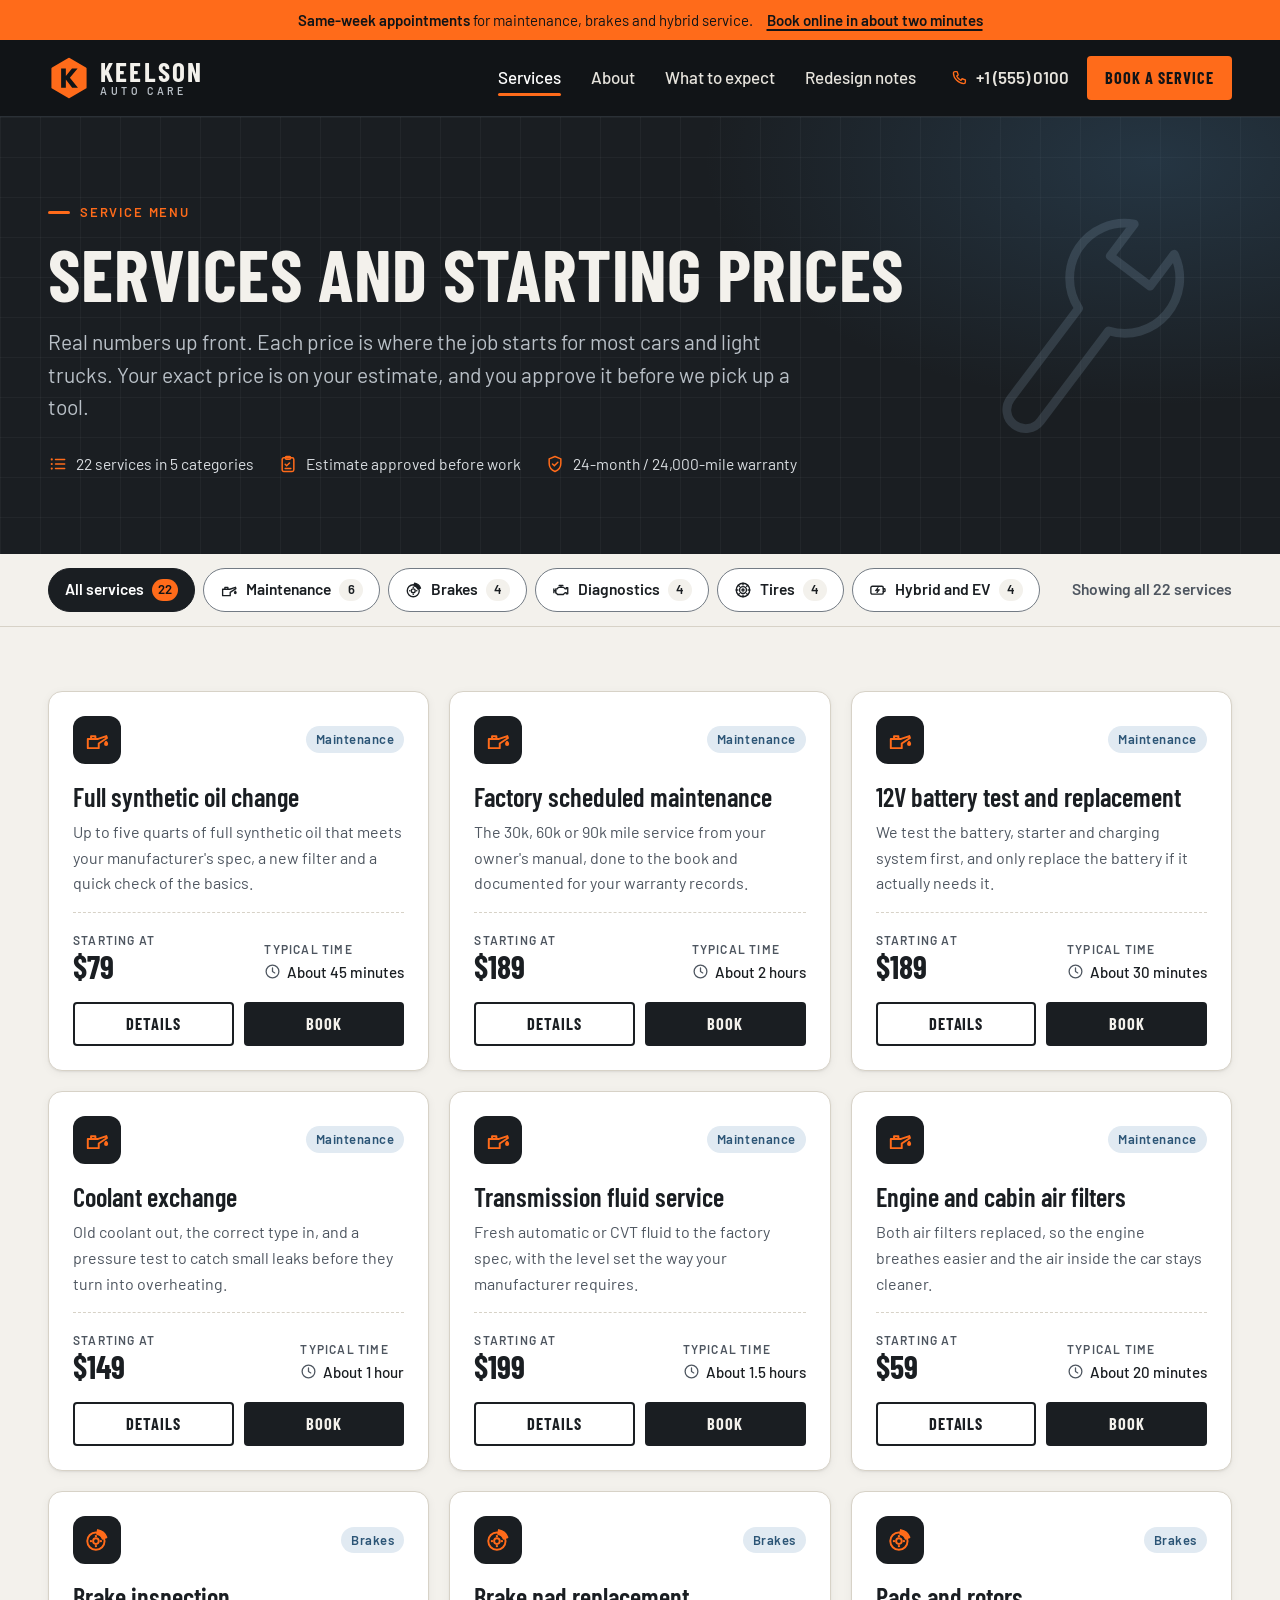
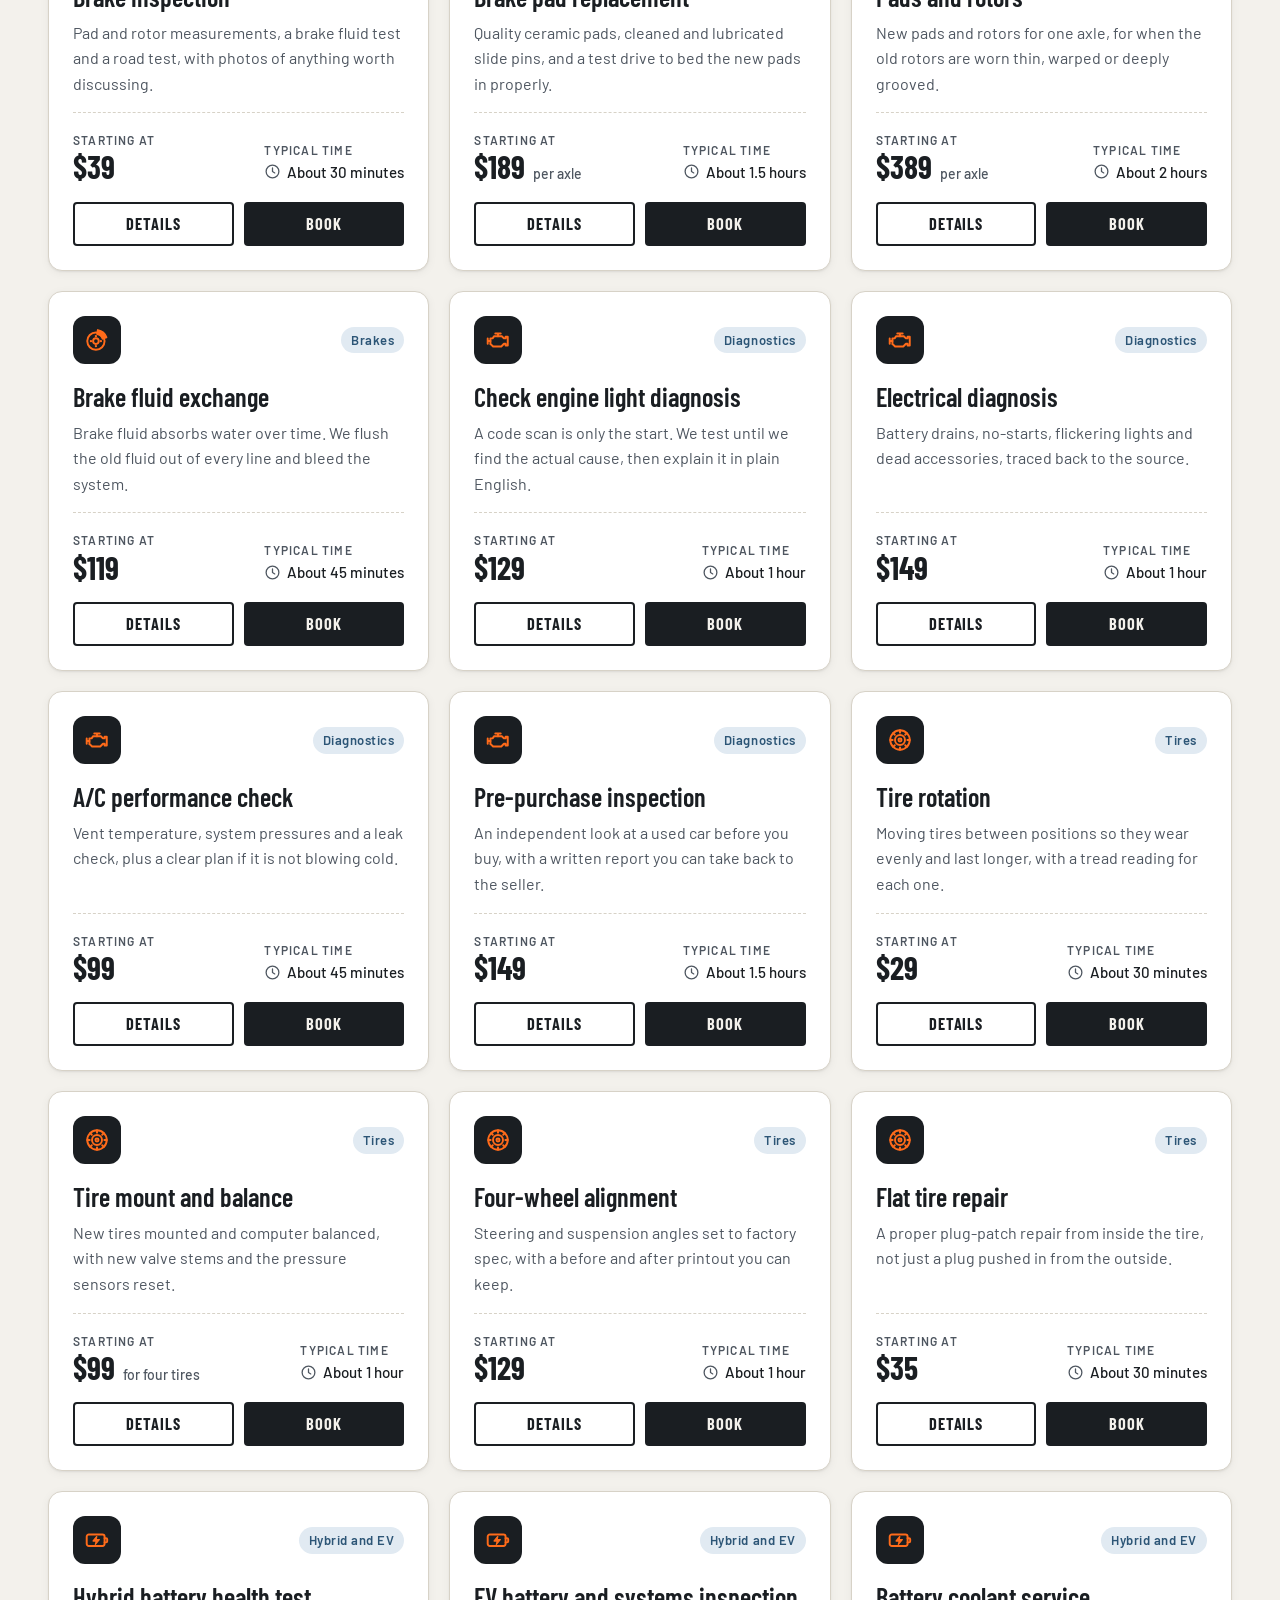
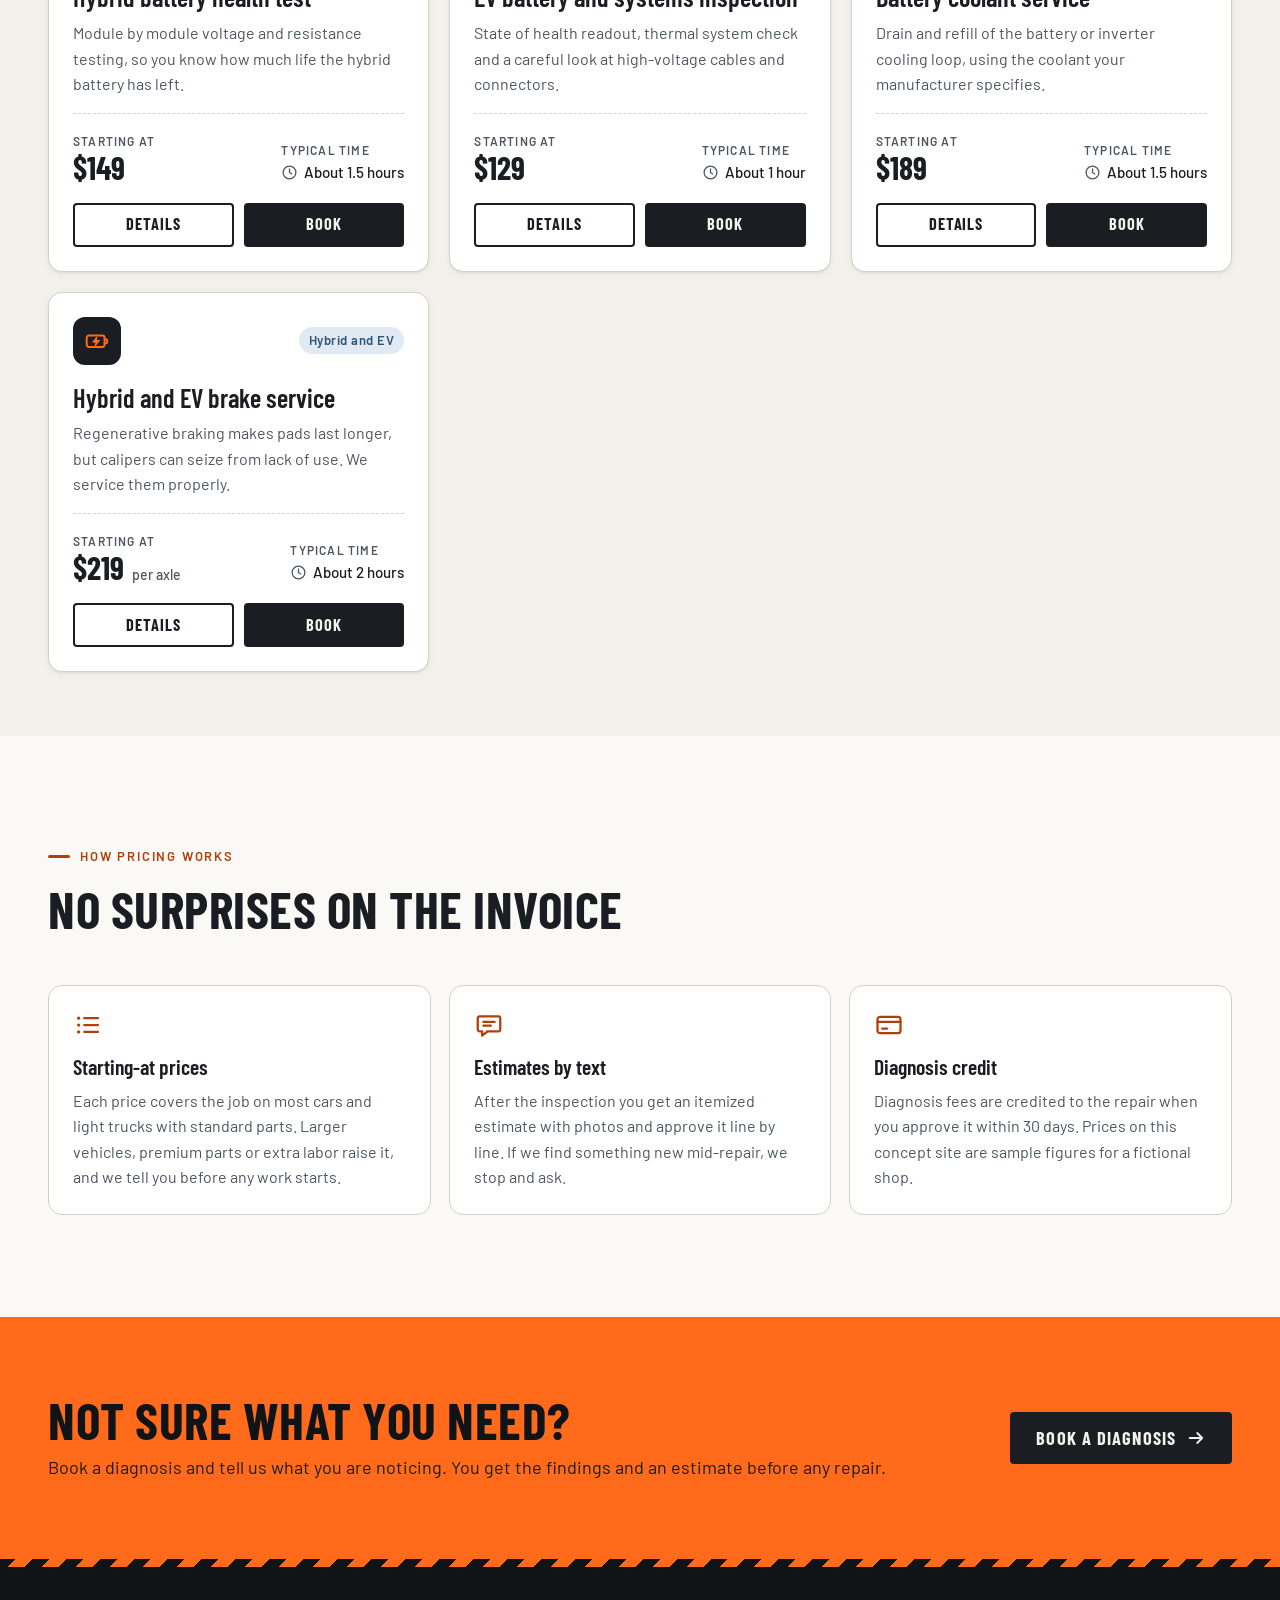
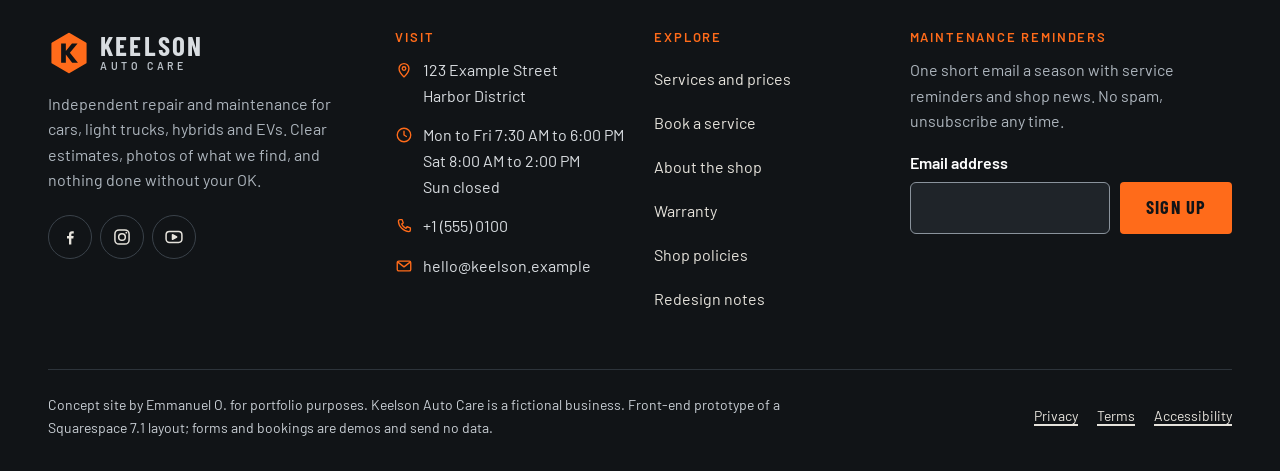
<file: services.html>
<!doctype html>
<html lang="en">
<head>
<meta charset="utf-8">
<meta name="viewport" content="width=device-width, initial-scale=1">
<title>Services and starting prices | Keelson Auto Care</title>
<meta name="description" content="Starting-at prices for maintenance, brakes, diagnostics, tires and hybrid or EV service. Filter the menu, see what each service includes and book online. Fictional brand, concept site.">
<meta property="og:type" content="website">
<meta property="og:site_name" content="Keelson Auto Care (concept)">
<meta property="og:title" content="Services and starting prices | Keelson Auto Care">
<meta property="og:description" content="A filterable service menu with starting-at prices, service details and online booking. Squarespace 7.1 concept with a fictional brand.">
<meta name="theme-color" content="#111417">
<link rel="icon" href="favicon.svg" type="image/svg+xml">
<link rel="stylesheet" href="styles.css">
</head>
<body>
<svg class="sprite" xmlns="http://www.w3.org/2000/svg" aria-hidden="true" focusable="false" fill="none" stroke="currentColor" stroke-width="1.8" stroke-linecap="round" stroke-linejoin="round"><symbol id="i-wrench" viewBox="0 0 24 24"><path transform="rotate(45 12 12)" d="M10 2.4V5.6h4V2.4A4.4 4.4 0 0 1 13.5 10.46V19.5a1.5 1.5 0 0 1-3 0V10.46A4.4 4.4 0 0 1 10 2.4z"/></symbol><symbol id="i-oil" viewBox="0 0 24 24"><path d="M3.5 11H13l7.6-2.6.6 1.8-7.6 5V19.5H3.5z"/><path d="M6.5 11V8.5h4V11"/><path d="M20.4 13.6c.5.8 1 1.5 1 2a1 1 0 0 1-2 0c0-.5.5-1.2 1-2z"/></symbol><symbol id="i-brake" viewBox="0 0 24 24"><circle cx="11" cy="13" r="8"/><circle cx="11" cy="13" r="2.6"/><path d="M11 8.4v.01M15.6 13h.01M11 17.6v.01M6.4 13h.01" stroke-width="2.2"/><path d="M12.79 2.86A10.3 10.3 0 0 1 20.68 9.48L17.2 10.74A6.6 6.6 0 0 0 12.15 6.5z" fill="currentColor"/></symbol><symbol id="i-engine" viewBox="0 0 24 24"><path d="M5 10.5h2l1.5-2h7l2 2H19V9h2v8h-2v-1.5h-1.5L15 18H7.5l-2-2H5z"/><path d="M12 8.5V6M9.5 6h5M2.5 10.5v5M2.5 13H5"/></symbol><symbol id="i-tire" viewBox="0 0 24 24"><circle cx="12" cy="12" r="9"/><circle cx="12" cy="12" r="4.6"/><circle cx="12" cy="12" r="1.4"/><path d="M12 3v2.2M12 18.8V21M3 12h2.2M18.8 12H21M5.64 5.64l1.55 1.55M16.81 16.81l1.55 1.55M5.64 18.36l1.55-1.55M16.81 7.19l1.55-1.55"/></symbol><symbol id="i-bolt" viewBox="0 0 24 24"><rect x="2.5" y="7" width="16.5" height="10.5" rx="2"/><path d="M19 10.3h1.4a1 1 0 0 1 1 1v1.9a1 1 0 0 1-1 1H19"/><path d="M11.8 8.8 8.4 12.9h3l-.9 3.1 3.6-4.4h-3z" fill="currentColor" stroke-width="1.2"/></symbol><symbol id="i-calendar" viewBox="0 0 24 24"><rect x="3.5" y="5" width="17" height="15.5" rx="2"/><path d="M3.5 9.5h17M8 3v4M16 3v4M9 14.6l2 2 4-4"/></symbol><symbol id="i-shield" viewBox="0 0 24 24"><path d="M12 3 19 5.8v5.6c0 4.4-2.9 7.9-7 9.6-4.1-1.7-7-5.2-7-9.6V5.8z"/><path d="m9 12 2.2 2.2L15.4 10"/></symbol><symbol id="i-clock" viewBox="0 0 24 24"><circle cx="12" cy="12" r="9"/><path d="M12 7v5l3.2 2"/></symbol><symbol id="i-phone" viewBox="0 0 24 24"><path d="M6.6 3.5h2.9l1.5 4.4-2.1 1.5a10.6 10.6 0 0 0 5.7 5.7l1.5-2.1 4.4 1.5v2.9a2 2 0 0 1-2 2C11.6 19.4 4.6 12.4 4.6 5.5a2 2 0 0 1 2-2z"/></symbol><symbol id="i-pin" viewBox="0 0 24 24"><path d="M12 21.2s-6.6-5.9-6.6-11.1a6.6 6.6 0 0 1 13.2 0c0 5.2-6.6 11.1-6.6 11.1z"/><circle cx="12" cy="10.1" r="2.4"/></symbol><symbol id="i-mail" viewBox="0 0 24 24"><rect x="3" y="5.5" width="18" height="13" rx="2"/><path d="m3.8 6.8 8.2 6.4 8.2-6.4"/></symbol><symbol id="i-check" viewBox="0 0 24 24"><path d="m5 12.5 4.5 4.5L19 7.5"/></symbol><symbol id="i-camera" viewBox="0 0 24 24"><rect x="3" y="7" width="18" height="13" rx="2"/><path d="m8.5 7 1.6-2.5h3.8L15.5 7"/><circle cx="12" cy="13.5" r="3.6"/></symbol><symbol id="i-message" viewBox="0 0 24 24"><path d="M4.5 5h15A1.5 1.5 0 0 1 21 6.5v9a1.5 1.5 0 0 1-1.5 1.5H11l-4.5 3.5V17h-2A1.5 1.5 0 0 1 3 15.5v-9A1.5 1.5 0 0 1 4.5 5z"/><path d="M7.5 9.5h9M7.5 12.5h6"/></symbol><symbol id="i-clipboard" viewBox="0 0 24 24"><rect x="5" y="4.5" width="14" height="16.5" rx="2"/><rect x="9" y="3" width="6" height="3.2" rx="1"/><path d="m8.6 12.4 1.8 1.8 3.4-3.4M8.6 17.5h6.8"/></symbol><symbol id="i-key" viewBox="0 0 24 24"><circle cx="7.5" cy="12" r="4"/><path d="M11.5 12H21M18 12v3M15.2 12v2.2"/></symbol><symbol id="i-coffee" viewBox="0 0 24 24"><path d="M4.5 9.5h11V14a5 5 0 0 1-5 5h-1a5 5 0 0 1-5-5z"/><path d="M15.5 11h1.3a2.5 2.5 0 0 1 0 5h-1.6M8 3.5c-.8 1 .8 2 0 3M11.5 3.5c-.8 1 .8 2 0 3"/></symbol><symbol id="i-car" viewBox="0 0 24 24"><path d="M3.2 15.6v-2.4c0-.7.4-1.2 1.1-1.4l2.4-.6 2.1-3.3a2 2 0 0 1 1.7-.9h4.4a2 2 0 0 1 1.6.8l2.6 3.3 1.8.4c.7.2 1.1.7 1.1 1.4v2.4c0 .5-.4.9-.9.9h-.8"/><path d="M9.6 16.5h4.8M5.4 16.5H4.1a.9.9 0 0 1-.9-.9M6.8 11.2h11.6"/><circle cx="7.5" cy="16.5" r="2"/><circle cx="16.5" cy="16.5" r="2"/></symbol><symbol id="i-gauge" viewBox="0 0 24 24"><path d="M4.3 17.5a8.5 8.5 0 1 1 15.4 0"/><path d="m12 14 3.6-4.2"/><circle cx="12" cy="14.4" r="1.3"/><path d="M7.4 9.3l.9.8M12 6.6v1.2M16.6 9.3l-.9.8"/></symbol><symbol id="i-parts" viewBox="0 0 24 24"><path d="M12 3.5 19.4 7.8v8.4L12 20.5l-7.4-4.3V7.8z"/><circle cx="12" cy="12" r="3.3"/></symbol><symbol id="i-lock" viewBox="0 0 24 24"><rect x="5" y="10.5" width="14" height="10" rx="2"/><path d="M8.5 10.5V8a3.5 3.5 0 0 1 7 0v2.5M12 14.5v2"/></symbol><symbol id="i-card" viewBox="0 0 24 24"><rect x="2.8" y="5.5" width="18.4" height="13" rx="2"/><path d="M2.8 9.5h18.4M6.5 14.8h4"/></symbol><symbol id="i-route" viewBox="0 0 24 24"><circle cx="6" cy="18" r="2.2"/><circle cx="18" cy="6" r="2.2"/><path d="M8.2 18H15a3 3 0 0 0 0-6H9a3 3 0 0 1 0-6h6.8"/></symbol><symbol id="i-eye" viewBox="0 0 24 24"><path d="M2.5 12S6 5.5 12 5.5 21.5 12 21.5 12 18 18.5 12 18.5 2.5 12 2.5 12z"/><circle cx="12" cy="12" r="3"/></symbol><symbol id="i-list" viewBox="0 0 24 24"><path d="M9 6.5h11M9 12h11M9 17.5h11"/><path d="M4.5 6.5h.01M4.5 12h.01M4.5 17.5h.01" stroke-width="2.6"/></symbol><symbol id="i-layout" viewBox="0 0 24 24"><rect x="3.5" y="4" width="17" height="16" rx="2"/><path d="M3.5 9h17M10 9v11"/></symbol><symbol id="i-mobile" viewBox="0 0 24 24"><rect x="6.5" y="2.8" width="11" height="18.4" rx="2.2"/><path d="M10.8 17.6h2.4"/></symbol><symbol id="i-access" viewBox="0 0 24 24"><circle cx="12" cy="4.8" r="1.8"/><path d="M5 8.6c2.4.8 4.6 1.2 7 1.2s4.6-.4 7-1.2M12 9.8v4.4M12 14.2l-3.2 6.3M12 14.2l3.2 6.3"/></symbol><symbol id="i-target" viewBox="0 0 24 24"><circle cx="12" cy="12" r="8.5"/><circle cx="12" cy="12" r="4.8"/><circle cx="12" cy="12" r="1.2" fill="currentColor"/></symbol><symbol id="i-doc" viewBox="0 0 24 24"><path d="M6.5 3h7.6L18 6.9V20a1 1 0 0 1-1 1H6.5a1 1 0 0 1-1-1V4a1 1 0 0 1 1-1z"/><path d="M13.5 3v4.2H18M8.6 11.5h6.8M8.6 14.8h6.8M8.6 18h4"/></symbol><symbol id="i-arrow" viewBox="0 0 24 24"><path d="M4.5 12h15M13.5 6l6 6-6 6"/></symbol><symbol id="i-arrow-left" viewBox="0 0 24 24"><path d="M19.5 12h-15M10.5 6l-6 6 6 6"/></symbol><symbol id="i-chevron" viewBox="0 0 24 24"><path d="m6 9 6 6 6-6"/></symbol><symbol id="i-plus" viewBox="0 0 24 24"><path d="M12 5v14M5 12h14"/></symbol><symbol id="i-menu" viewBox="0 0 24 24"><path d="M4 7h16M4 12h16M4 17h16"/></symbol><symbol id="i-close" viewBox="0 0 24 24"><path d="M6 6l12 12M18 6 6 18"/></symbol><symbol id="i-alert" viewBox="0 0 24 24"><circle cx="12" cy="12" r="9"/><path d="M12 7.5v5.5M12 16.4v.1"/></symbol><symbol id="i-info" viewBox="0 0 24 24"><circle cx="12" cy="12" r="9"/><path d="M12 11v5.5M12 7.6v.1"/></symbol><symbol id="i-edit" viewBox="0 0 24 24"><path d="M4 20h4.2L19 9.2a2.1 2.1 0 0 0-3-3L5.2 17v3z"/><path d="m14.2 8 1.8 1.8"/></symbol><symbol id="i-facebook" viewBox="0 0 24 24"><path d="M13.6 21v-7.3H16l.4-2.9h-2.8V9.1c0-.8.3-1.4 1.4-1.4h1.5V5.2c-.3 0-1.1-.1-2.1-.1-2.1 0-3.6 1.3-3.6 3.7v2.1H8.4v2.9h2.4V21z" fill="currentColor" stroke="none"/></symbol><symbol id="i-instagram" viewBox="0 0 24 24"><rect x="3.5" y="3.5" width="17" height="17" rx="5"/><circle cx="12" cy="12" r="4"/><circle cx="17.2" cy="6.8" r="1.1" fill="currentColor" stroke="none"/></symbol><symbol id="i-youtube" viewBox="0 0 24 24"><rect x="2.5" y="5.5" width="19" height="13" rx="4"/><path d="m10.2 9.2 5 2.8-5 2.8z" fill="currentColor"/></symbol></svg>
<a class="skip-link" href="#main">Skip to main content</a>
<!-- Squarespace: Announcement Bar -->
<section class="announcement" aria-label="Announcement">
  <div class="container announcement__inner">
    <p><strong>Same-week appointments</strong><span class="announcement__more"> for maintenance, brakes and hybrid service</span>.</p>
    <a href="book.html">Book online in about two minutes</a>
  </div>
</section>
<!-- Squarespace: Site Header (logo, navigation, header button; mobile burger menu) -->
<header class="site-header">
  <div class="container site-header__inner">
    <a class="brand" href="index.html">
      <svg class="brand__mark" viewBox="0 0 48 48" aria-hidden="true" focusable="false"><path d="M24 2.5 42.6 13.25v21.5L24 45.5 5.4 34.75v-21.5z" fill="#FF6B1A" stroke="#FF6B1A" stroke-width="3" stroke-linejoin="round"/><path d="M15 13h5.4v8.6l7-8.6h6.4L25 23.6 34.2 35h-6.6l-7.2-9.2V35H15z" fill="#111417"/></svg>
      <span class="brand__text"><span class="brand__name">Keelson</span><span class="brand__tag">Auto Care</span><span class="visually-hidden">, home</span></span>
    </a>
    <nav class="site-nav" aria-label="Main">
      <ul class="site-nav__list">
        <li><a href="services.html" aria-current="page">Services</a></li>
<li><a href="about.html">About</a></li>
<li><a href="about.html#process">What to expect</a></li>
<li><a href="redesign-notes.html">Redesign notes</a></li>
      </ul>
    </nav>
    <div class="site-header__actions">
      <p class="site-header__phone"><svg class="icon" aria-hidden="true" focusable="false"><use href="#i-phone"/></svg><span><span class="visually-hidden">Call </span>+1 (555) 0100</span></p>
      <a class="btn btn--primary btn--sm header-book" href="book.html"><span>Book<span class="long"> a service</span></span></a>
      <button class="nav-toggle" type="button" aria-expanded="false" aria-controls="mobile-menu">
        <svg class="icon icon-open" aria-hidden="true" focusable="false"><use href="#i-menu"/></svg>
        <svg class="icon icon-close" aria-hidden="true" focusable="false"><use href="#i-close"/></svg>
        <span class="visually-hidden">Menu</span>
      </button>
    </div>
  </div>
  <div class="mobile-menu" id="mobile-menu" hidden>
    <div class="container mobile-menu__inner">
      <nav aria-label="Mobile">
        <ul class="mobile-menu__list">
          <li><a href="index.html">Home<svg class="icon" aria-hidden="true" focusable="false"><use href="#i-arrow"/></svg></a></li>
<li><a href="services.html" aria-current="page">Services and prices<svg class="icon" aria-hidden="true" focusable="false"><use href="#i-arrow"/></svg></a></li>
<li><a href="book.html">Book a service<svg class="icon" aria-hidden="true" focusable="false"><use href="#i-arrow"/></svg></a></li>
<li><a href="about.html">About the shop<svg class="icon" aria-hidden="true" focusable="false"><use href="#i-arrow"/></svg></a></li>
<li><a href="about.html#process">What to expect<svg class="icon" aria-hidden="true" focusable="false"><use href="#i-arrow"/></svg></a></li>
<li><a href="about.html#warranty">Warranty<svg class="icon" aria-hidden="true" focusable="false"><use href="#i-arrow"/></svg></a></li>
<li><a href="redesign-notes.html">Redesign notes<svg class="icon" aria-hidden="true" focusable="false"><use href="#i-arrow"/></svg></a></li>
        </ul>
      </nav>
      <div class="mobile-menu__meta">
        <p><strong>+1 (555) 0100</strong></p>
        <p>123 Example Street, Harbor District</p>
        <p>Mon to Fri 7:30 AM to 6:00 PM, Sat 8:00 AM to 2:00 PM</p>
      </div>
    </div>
  </div>
</header>
<main id="main" tabindex="-1">
<!-- Squarespace: Page banner section (dark color theme) -->
<section class="page-hero theme-dark" aria-labelledby="page-title">
  <div class="container">
    <svg class="icon page-hero__glyph" aria-hidden="true" focusable="false"><use href="#i-wrench"/></svg>
    <p class="eyebrow">Service menu</p>
    <h1 id="page-title">Services and starting prices</h1>
    <p class="lead">Real numbers up front. Each price is where the job starts for most cars and light trucks. Your exact price is on your estimate, and you approve it before we pick up a tool.</p>
    <ul class="page-hero__meta">
      <li><svg class="icon" aria-hidden="true" focusable="false"><use href="#i-list"/></svg>22 services in 5 categories</li>
      <li><svg class="icon" aria-hidden="true" focusable="false"><use href="#i-clipboard"/></svg>Estimate approved before work</li>
      <li><svg class="icon" aria-hidden="true" focusable="false"><use href="#i-shield"/></svg>24-month / 24,000-mile warranty</li>
    </ul>
  </div>
</section>

<!-- Squarespace: filter bar. A small Code block (see app.js, about 40 lines) that toggles
     the cards below by category. Buttons use aria-pressed; the result count is announced. -->
<section class="filters" id="menu" aria-label="Filter services">
  <div class="container filters__inner">
    <div class="filters__group" role="group" aria-label="Filter services by category">
      <button type="button" class="filter-btn" data-filter="all" data-label="" aria-pressed="true">All services <span class="count" aria-hidden="true">22</span></button>
<button type="button" class="filter-btn" data-filter="maintenance" data-label="maintenance" aria-pressed="false"><svg class="icon" aria-hidden="true" focusable="false"><use href="#i-oil"/></svg>Maintenance <span class="count" aria-hidden="true">6</span></button>
<button type="button" class="filter-btn" data-filter="brakes" data-label="brake" aria-pressed="false"><svg class="icon" aria-hidden="true" focusable="false"><use href="#i-brake"/></svg>Brakes <span class="count" aria-hidden="true">4</span></button>
<button type="button" class="filter-btn" data-filter="diagnostics" data-label="diagnostic" aria-pressed="false"><svg class="icon" aria-hidden="true" focusable="false"><use href="#i-engine"/></svg>Diagnostics <span class="count" aria-hidden="true">4</span></button>
<button type="button" class="filter-btn" data-filter="tires" data-label="tire" aria-pressed="false"><svg class="icon" aria-hidden="true" focusable="false"><use href="#i-tire"/></svg>Tires <span class="count" aria-hidden="true">4</span></button>
<button type="button" class="filter-btn" data-filter="hybrid-ev" data-label="hybrid and EV" aria-pressed="false"><svg class="icon" aria-hidden="true" focusable="false"><use href="#i-bolt"/></svg>Hybrid and EV <span class="count" aria-hidden="true">4</span></button>
    </div>
    <p class="filters__status" id="svc-status" role="status">Showing all 22 services</p>
  </div>
</section>

<!-- Squarespace: List section (cards). Each card: title, description, price, duration,
     a Details button (lightbox) and a Book button that pre-selects the service. -->
<section class="section theme-light section--tight" aria-labelledby="menu-title">
  <div class="container">
    <h2 class="visually-hidden" id="menu-title">Service menu</h2>
    <ul class="svc-grid" id="svc-grid">
        <li class="svc-card" id="svc-synthetic-oil" data-id="synthetic-oil" data-cat="maintenance" data-cat-label="Maintenance">
          <div class="svc-card__top">
            <span class="svc-card__icon"><svg class="icon" aria-hidden="true" focusable="false"><use href="#i-oil"/></svg></span>
            <span class="tag">Maintenance</span>
          </div>
          <h3>Full synthetic oil change</h3>
          <p class="svc-card__desc">Up to five quarts of full synthetic oil that meets your manufacturer&#x27;s spec, a new filter and a quick check of the basics.</p>
          <dl class="svc-card__meta">
            <div><dt>Starting at</dt><dd class="price">$79</dd></div>
            <div><dt>Typical time</dt><dd class="duration"><svg class="icon" aria-hidden="true" focusable="false"><use href="#i-clock"/></svg>About 45 minutes</dd></div>
          </dl>
          <div class="svc-card__actions">
            <button type="button" class="btn btn--outline btn--sm" data-details aria-haspopup="dialog">Details<span class="visually-hidden">: Full synthetic oil change</span></button>
            <a class="btn btn--dark btn--sm" href="book.html?service=synthetic-oil">Book<span class="visually-hidden"> Full synthetic oil change</span></a>
          </div>
          <div class="svc-details" hidden>
            <p>Up to five quarts of full synthetic oil that meets your manufacturer&#x27;s spec, a new filter and a quick check of the basics.</p>
            <h3>What is included</h3>
            <ul class="check-list"><li><svg class="icon" aria-hidden="true" focusable="false"><use href="#i-check"/></svg><span>Up to 5 quarts of full synthetic oil</span></li><li><svg class="icon" aria-hidden="true" focusable="false"><use href="#i-check"/></svg><span>New oil filter and drain plug gasket</span></li><li><svg class="icon" aria-hidden="true" focusable="false"><use href="#i-check"/></svg><span>Fluid top-off and tire pressures set</span></li><li><svg class="icon" aria-hidden="true" focusable="false"><use href="#i-check"/></svg><span>Oil life monitor reset</span></li></ul>
            <h3>Good to know</h3>
            <p>Vehicles that need extra oil, a cartridge filter or a European oil spec cost a little more. We confirm the price when you book.</p>
          </div>
        </li>
        <li class="svc-card" id="svc-scheduled-maintenance" data-id="scheduled-maintenance" data-cat="maintenance" data-cat-label="Maintenance">
          <div class="svc-card__top">
            <span class="svc-card__icon"><svg class="icon" aria-hidden="true" focusable="false"><use href="#i-oil"/></svg></span>
            <span class="tag">Maintenance</span>
          </div>
          <h3>Factory scheduled maintenance</h3>
          <p class="svc-card__desc">The 30k, 60k or 90k mile service from your owner&#x27;s manual, done to the book and documented for your warranty records.</p>
          <dl class="svc-card__meta">
            <div><dt>Starting at</dt><dd class="price">$189</dd></div>
            <div><dt>Typical time</dt><dd class="duration"><svg class="icon" aria-hidden="true" focusable="false"><use href="#i-clock"/></svg>About 2 hours</dd></div>
          </dl>
          <div class="svc-card__actions">
            <button type="button" class="btn btn--outline btn--sm" data-details aria-haspopup="dialog">Details<span class="visually-hidden">: Factory scheduled maintenance</span></button>
            <a class="btn btn--dark btn--sm" href="book.html?service=scheduled-maintenance">Book<span class="visually-hidden"> Factory scheduled maintenance</span></a>
          </div>
          <div class="svc-details" hidden>
            <p>The 30k, 60k or 90k mile service from your owner&#x27;s manual, done to the book and documented for your warranty records.</p>
            <h3>What is included</h3>
            <ul class="check-list"><li><svg class="icon" aria-hidden="true" focusable="false"><use href="#i-check"/></svg><span>Every item listed for your mileage interval</span></li><li><svg class="icon" aria-hidden="true" focusable="false"><use href="#i-check"/></svg><span>Oil and filter change</span></li><li><svg class="icon" aria-hidden="true" focusable="false"><use href="#i-check"/></svg><span>Filter, fluid, belt and hose inspection</span></li><li><svg class="icon" aria-hidden="true" focusable="false"><use href="#i-check"/></svg><span>Dated service record for your files</span></li></ul>
            <h3>Good to know</h3>
            <p>The exact price depends on your interval. Larger services with spark plugs or fluid changes are quoted in advance.</p>
          </div>
        </li>
        <li class="svc-card" id="svc-battery" data-id="battery" data-cat="maintenance" data-cat-label="Maintenance">
          <div class="svc-card__top">
            <span class="svc-card__icon"><svg class="icon" aria-hidden="true" focusable="false"><use href="#i-oil"/></svg></span>
            <span class="tag">Maintenance</span>
          </div>
          <h3>12V battery test and replacement</h3>
          <p class="svc-card__desc">We test the battery, starter and charging system first, and only replace the battery if it actually needs it.</p>
          <dl class="svc-card__meta">
            <div><dt>Starting at</dt><dd class="price">$189</dd></div>
            <div><dt>Typical time</dt><dd class="duration"><svg class="icon" aria-hidden="true" focusable="false"><use href="#i-clock"/></svg>About 30 minutes</dd></div>
          </dl>
          <div class="svc-card__actions">
            <button type="button" class="btn btn--outline btn--sm" data-details aria-haspopup="dialog">Details<span class="visually-hidden">: 12V battery test and replacement</span></button>
            <a class="btn btn--dark btn--sm" href="book.html?service=battery">Book<span class="visually-hidden"> 12V battery test and replacement</span></a>
          </div>
          <div class="svc-details" hidden>
            <p>We test the battery, starter and charging system first, and only replace the battery if it actually needs it.</p>
            <h3>What is included</h3>
            <ul class="check-list"><li><svg class="icon" aria-hidden="true" focusable="false"><use href="#i-check"/></svg><span>Battery, starter and alternator test</span></li><li><svg class="icon" aria-hidden="true" focusable="false"><use href="#i-check"/></svg><span>Standard replacement battery, installed</span></li><li><svg class="icon" aria-hidden="true" focusable="false"><use href="#i-check"/></svg><span>Terminal cleaning and protection</span></li><li><svg class="icon" aria-hidden="true" focusable="false"><use href="#i-check"/></svg><span>Old battery recycled</span></li></ul>
            <h3>Good to know</h3>
            <p>AGM batteries and cars that need a new battery registered with the vehicle computer cost more. The test on its own is free.</p>
          </div>
        </li>
        <li class="svc-card" id="svc-coolant" data-id="coolant" data-cat="maintenance" data-cat-label="Maintenance">
          <div class="svc-card__top">
            <span class="svc-card__icon"><svg class="icon" aria-hidden="true" focusable="false"><use href="#i-oil"/></svg></span>
            <span class="tag">Maintenance</span>
          </div>
          <h3>Coolant exchange</h3>
          <p class="svc-card__desc">Old coolant out, the correct type in, and a pressure test to catch small leaks before they turn into overheating.</p>
          <dl class="svc-card__meta">
            <div><dt>Starting at</dt><dd class="price">$149</dd></div>
            <div><dt>Typical time</dt><dd class="duration"><svg class="icon" aria-hidden="true" focusable="false"><use href="#i-clock"/></svg>About 1 hour</dd></div>
          </dl>
          <div class="svc-card__actions">
            <button type="button" class="btn btn--outline btn--sm" data-details aria-haspopup="dialog">Details<span class="visually-hidden">: Coolant exchange</span></button>
            <a class="btn btn--dark btn--sm" href="book.html?service=coolant">Book<span class="visually-hidden"> Coolant exchange</span></a>
          </div>
          <div class="svc-details" hidden>
            <p>Old coolant out, the correct type in, and a pressure test to catch small leaks before they turn into overheating.</p>
            <h3>What is included</h3>
            <ul class="check-list"><li><svg class="icon" aria-hidden="true" focusable="false"><use href="#i-check"/></svg><span>Drain and refill with the coolant your engine specifies</span></li><li><svg class="icon" aria-hidden="true" focusable="false"><use href="#i-check"/></svg><span>Cooling system pressure test</span></li><li><svg class="icon" aria-hidden="true" focusable="false"><use href="#i-check"/></svg><span>Hose and radiator cap check</span></li><li><svg class="icon" aria-hidden="true" focusable="false"><use href="#i-check"/></svg><span>Freeze protection reading</span></li></ul>
            <h3>Good to know</h3>
            <p>Hybrid and EV battery cooling loops are a separate service, listed under Hybrid and EV.</p>
          </div>
        </li>
        <li class="svc-card" id="svc-transmission-fluid" data-id="transmission-fluid" data-cat="maintenance" data-cat-label="Maintenance">
          <div class="svc-card__top">
            <span class="svc-card__icon"><svg class="icon" aria-hidden="true" focusable="false"><use href="#i-oil"/></svg></span>
            <span class="tag">Maintenance</span>
          </div>
          <h3>Transmission fluid service</h3>
          <p class="svc-card__desc">Fresh automatic or CVT fluid to the factory spec, with the level set the way your manufacturer requires.</p>
          <dl class="svc-card__meta">
            <div><dt>Starting at</dt><dd class="price">$199</dd></div>
            <div><dt>Typical time</dt><dd class="duration"><svg class="icon" aria-hidden="true" focusable="false"><use href="#i-clock"/></svg>About 1.5 hours</dd></div>
          </dl>
          <div class="svc-card__actions">
            <button type="button" class="btn btn--outline btn--sm" data-details aria-haspopup="dialog">Details<span class="visually-hidden">: Transmission fluid service</span></button>
            <a class="btn btn--dark btn--sm" href="book.html?service=transmission-fluid">Book<span class="visually-hidden"> Transmission fluid service</span></a>
          </div>
          <div class="svc-details" hidden>
            <p>Fresh automatic or CVT fluid to the factory spec, with the level set the way your manufacturer requires.</p>
            <h3>What is included</h3>
            <ul class="check-list"><li><svg class="icon" aria-hidden="true" focusable="false"><use href="#i-check"/></svg><span>Drain and fill with manufacturer-approved fluid</span></li><li><svg class="icon" aria-hidden="true" focusable="false"><use href="#i-check"/></svg><span>Pan gasket and filter where serviceable</span></li><li><svg class="icon" aria-hidden="true" focusable="false"><use href="#i-check"/></svg><span>Level set at the correct temperature</span></li><li><svg class="icon" aria-hidden="true" focusable="false"><use href="#i-check"/></svg><span>Road test</span></li></ul>
            <h3>Good to know</h3>
            <p>Some transmissions need two drain and fill cycles to fully refresh the fluid. We tell you before we start.</p>
          </div>
        </li>
        <li class="svc-card" id="svc-filters" data-id="filters" data-cat="maintenance" data-cat-label="Maintenance">
          <div class="svc-card__top">
            <span class="svc-card__icon"><svg class="icon" aria-hidden="true" focusable="false"><use href="#i-oil"/></svg></span>
            <span class="tag">Maintenance</span>
          </div>
          <h3>Engine and cabin air filters</h3>
          <p class="svc-card__desc">Both air filters replaced, so the engine breathes easier and the air inside the car stays cleaner.</p>
          <dl class="svc-card__meta">
            <div><dt>Starting at</dt><dd class="price">$59</dd></div>
            <div><dt>Typical time</dt><dd class="duration"><svg class="icon" aria-hidden="true" focusable="false"><use href="#i-clock"/></svg>About 20 minutes</dd></div>
          </dl>
          <div class="svc-card__actions">
            <button type="button" class="btn btn--outline btn--sm" data-details aria-haspopup="dialog">Details<span class="visually-hidden">: Engine and cabin air filters</span></button>
            <a class="btn btn--dark btn--sm" href="book.html?service=filters">Book<span class="visually-hidden"> Engine and cabin air filters</span></a>
          </div>
          <div class="svc-details" hidden>
            <p>Both air filters replaced, so the engine breathes easier and the air inside the car stays cleaner.</p>
            <h3>What is included</h3>
            <ul class="check-list"><li><svg class="icon" aria-hidden="true" focusable="false"><use href="#i-check"/></svg><span>Engine air filter</span></li><li><svg class="icon" aria-hidden="true" focusable="false"><use href="#i-check"/></svg><span>Cabin air filter</span></li><li><svg class="icon" aria-hidden="true" focusable="false"><use href="#i-check"/></svg><span>Intake housing check</span></li><li><svg class="icon" aria-hidden="true" focusable="false"><use href="#i-check"/></svg><span>Before and after photos</span></li></ul>
            <h3>Good to know</h3>
            <p>A few vehicles hide the cabin filter behind dash trim, which adds labor. We will tell you when you book.</p>
          </div>
        </li>
        <li class="svc-card" id="svc-brake-inspection" data-id="brake-inspection" data-cat="brakes" data-cat-label="Brakes">
          <div class="svc-card__top">
            <span class="svc-card__icon"><svg class="icon" aria-hidden="true" focusable="false"><use href="#i-brake"/></svg></span>
            <span class="tag">Brakes</span>
          </div>
          <h3>Brake inspection</h3>
          <p class="svc-card__desc">Pad and rotor measurements, a brake fluid test and a road test, with photos of anything worth discussing.</p>
          <dl class="svc-card__meta">
            <div><dt>Starting at</dt><dd class="price">$39</dd></div>
            <div><dt>Typical time</dt><dd class="duration"><svg class="icon" aria-hidden="true" focusable="false"><use href="#i-clock"/></svg>About 30 minutes</dd></div>
          </dl>
          <div class="svc-card__actions">
            <button type="button" class="btn btn--outline btn--sm" data-details aria-haspopup="dialog">Details<span class="visually-hidden">: Brake inspection</span></button>
            <a class="btn btn--dark btn--sm" href="book.html?service=brake-inspection">Book<span class="visually-hidden"> Brake inspection</span></a>
          </div>
          <div class="svc-details" hidden>
            <p>Pad and rotor measurements, a brake fluid test and a road test, with photos of anything worth discussing.</p>
            <h3>What is included</h3>
            <ul class="check-list"><li><svg class="icon" aria-hidden="true" focusable="false"><use href="#i-check"/></svg><span>Pad thickness measured at every wheel</span></li><li><svg class="icon" aria-hidden="true" focusable="false"><use href="#i-check"/></svg><span>Rotor condition and thickness check</span></li><li><svg class="icon" aria-hidden="true" focusable="false"><use href="#i-check"/></svg><span>Brake fluid moisture test</span></li><li><svg class="icon" aria-hidden="true" focusable="false"><use href="#i-check"/></svg><span>Road test and photo report</span></li></ul>
            <h3>Good to know</h3>
            <p>Free when you add it to any other service on the same visit.</p>
          </div>
        </li>
        <li class="svc-card" id="svc-brake-pads" data-id="brake-pads" data-cat="brakes" data-cat-label="Brakes">
          <div class="svc-card__top">
            <span class="svc-card__icon"><svg class="icon" aria-hidden="true" focusable="false"><use href="#i-brake"/></svg></span>
            <span class="tag">Brakes</span>
          </div>
          <h3>Brake pad replacement</h3>
          <p class="svc-card__desc">Quality ceramic pads, cleaned and lubricated slide pins, and a test drive to bed the new pads in properly.</p>
          <dl class="svc-card__meta">
            <div><dt>Starting at</dt><dd class="price">$189 <small>per axle</small></dd></div>
            <div><dt>Typical time</dt><dd class="duration"><svg class="icon" aria-hidden="true" focusable="false"><use href="#i-clock"/></svg>About 1.5 hours</dd></div>
          </dl>
          <div class="svc-card__actions">
            <button type="button" class="btn btn--outline btn--sm" data-details aria-haspopup="dialog">Details<span class="visually-hidden">: Brake pad replacement</span></button>
            <a class="btn btn--dark btn--sm" href="book.html?service=brake-pads">Book<span class="visually-hidden"> Brake pad replacement</span></a>
          </div>
          <div class="svc-details" hidden>
            <p>Quality ceramic pads, cleaned and lubricated slide pins, and a test drive to bed the new pads in properly.</p>
            <h3>What is included</h3>
            <ul class="check-list"><li><svg class="icon" aria-hidden="true" focusable="false"><use href="#i-check"/></svg><span>Ceramic brake pads for one axle</span></li><li><svg class="icon" aria-hidden="true" focusable="false"><use href="#i-check"/></svg><span>Caliper slide pins cleaned and lubricated</span></li><li><svg class="icon" aria-hidden="true" focusable="false"><use href="#i-check"/></svg><span>New hardware where needed</span></li><li><svg class="icon" aria-hidden="true" focusable="false"><use href="#i-check"/></svg><span>Road test and pad bedding</span></li></ul>
            <h3>Good to know</h3>
            <p>If your rotors are below minimum thickness we show you the measurement and quote pads and rotors instead.</p>
          </div>
        </li>
        <li class="svc-card" id="svc-pads-rotors" data-id="pads-rotors" data-cat="brakes" data-cat-label="Brakes">
          <div class="svc-card__top">
            <span class="svc-card__icon"><svg class="icon" aria-hidden="true" focusable="false"><use href="#i-brake"/></svg></span>
            <span class="tag">Brakes</span>
          </div>
          <h3>Pads and rotors</h3>
          <p class="svc-card__desc">New pads and rotors for one axle, for when the old rotors are worn thin, warped or deeply grooved.</p>
          <dl class="svc-card__meta">
            <div><dt>Starting at</dt><dd class="price">$389 <small>per axle</small></dd></div>
            <div><dt>Typical time</dt><dd class="duration"><svg class="icon" aria-hidden="true" focusable="false"><use href="#i-clock"/></svg>About 2 hours</dd></div>
          </dl>
          <div class="svc-card__actions">
            <button type="button" class="btn btn--outline btn--sm" data-details aria-haspopup="dialog">Details<span class="visually-hidden">: Pads and rotors</span></button>
            <a class="btn btn--dark btn--sm" href="book.html?service=pads-rotors">Book<span class="visually-hidden"> Pads and rotors</span></a>
          </div>
          <div class="svc-details" hidden>
            <p>New pads and rotors for one axle, for when the old rotors are worn thin, warped or deeply grooved.</p>
            <h3>What is included</h3>
            <ul class="check-list"><li><svg class="icon" aria-hidden="true" focusable="false"><use href="#i-check"/></svg><span>Ceramic pads and new rotors for one axle</span></li><li><svg class="icon" aria-hidden="true" focusable="false"><use href="#i-check"/></svg><span>Hub faces cleaned for a true fit</span></li><li><svg class="icon" aria-hidden="true" focusable="false"><use href="#i-check"/></svg><span>Caliper service and new hardware</span></li><li><svg class="icon" aria-hidden="true" focusable="false"><use href="#i-check"/></svg><span>Road test and pad bedding</span></li></ul>
            <h3>Good to know</h3>
            <p>Performance, oversized and some truck brakes cost more. We quote exact parts before any work starts.</p>
          </div>
        </li>
        <li class="svc-card" id="svc-brake-fluid" data-id="brake-fluid" data-cat="brakes" data-cat-label="Brakes">
          <div class="svc-card__top">
            <span class="svc-card__icon"><svg class="icon" aria-hidden="true" focusable="false"><use href="#i-brake"/></svg></span>
            <span class="tag">Brakes</span>
          </div>
          <h3>Brake fluid exchange</h3>
          <p class="svc-card__desc">Brake fluid absorbs water over time. We flush the old fluid out of every line and bleed the system.</p>
          <dl class="svc-card__meta">
            <div><dt>Starting at</dt><dd class="price">$119</dd></div>
            <div><dt>Typical time</dt><dd class="duration"><svg class="icon" aria-hidden="true" focusable="false"><use href="#i-clock"/></svg>About 45 minutes</dd></div>
          </dl>
          <div class="svc-card__actions">
            <button type="button" class="btn btn--outline btn--sm" data-details aria-haspopup="dialog">Details<span class="visually-hidden">: Brake fluid exchange</span></button>
            <a class="btn btn--dark btn--sm" href="book.html?service=brake-fluid">Book<span class="visually-hidden"> Brake fluid exchange</span></a>
          </div>
          <div class="svc-details" hidden>
            <p>Brake fluid absorbs water over time. We flush the old fluid out of every line and bleed the system.</p>
            <h3>What is included</h3>
            <ul class="check-list"><li><svg class="icon" aria-hidden="true" focusable="false"><use href="#i-check"/></svg><span>Full flush with fresh fluid to your spec</span></li><li><svg class="icon" aria-hidden="true" focusable="false"><use href="#i-check"/></svg><span>Every brake line bled</span></li><li><svg class="icon" aria-hidden="true" focusable="false"><use href="#i-check"/></svg><span>Pedal feel check</span></li><li><svg class="icon" aria-hidden="true" focusable="false"><use href="#i-check"/></svg><span>Moisture test results recorded</span></li></ul>
            <h3>Good to know</h3>
            <p>Most manufacturers recommend this every two to three years.</p>
          </div>
        </li>
        <li class="svc-card" id="svc-check-engine" data-id="check-engine" data-cat="diagnostics" data-cat-label="Diagnostics">
          <div class="svc-card__top">
            <span class="svc-card__icon"><svg class="icon" aria-hidden="true" focusable="false"><use href="#i-engine"/></svg></span>
            <span class="tag">Diagnostics</span>
          </div>
          <h3>Check engine light diagnosis</h3>
          <p class="svc-card__desc">A code scan is only the start. We test until we find the actual cause, then explain it in plain English.</p>
          <dl class="svc-card__meta">
            <div><dt>Starting at</dt><dd class="price">$129</dd></div>
            <div><dt>Typical time</dt><dd class="duration"><svg class="icon" aria-hidden="true" focusable="false"><use href="#i-clock"/></svg>About 1 hour</dd></div>
          </dl>
          <div class="svc-card__actions">
            <button type="button" class="btn btn--outline btn--sm" data-details aria-haspopup="dialog">Details<span class="visually-hidden">: Check engine light diagnosis</span></button>
            <a class="btn btn--dark btn--sm" href="book.html?service=check-engine">Book<span class="visually-hidden"> Check engine light diagnosis</span></a>
          </div>
          <div class="svc-details" hidden>
            <p>A code scan is only the start. We test until we find the actual cause, then explain it in plain English.</p>
            <h3>What is included</h3>
            <ul class="check-list"><li><svg class="icon" aria-hidden="true" focusable="false"><use href="#i-check"/></svg><span>Full scan of every control module</span></li><li><svg class="icon" aria-hidden="true" focusable="false"><use href="#i-check"/></svg><span>Testing to pinpoint the cause</span></li><li><svg class="icon" aria-hidden="true" focusable="false"><use href="#i-check"/></svg><span>Written findings with photos</span></li><li><svg class="icon" aria-hidden="true" focusable="false"><use href="#i-check"/></svg><span>Itemized repair estimate</span></li></ul>
            <h3>Good to know</h3>
            <p>The diagnosis fee is credited to the repair if you approve it within 30 days.</p>
          </div>
        </li>
        <li class="svc-card" id="svc-electrical" data-id="electrical" data-cat="diagnostics" data-cat-label="Diagnostics">
          <div class="svc-card__top">
            <span class="svc-card__icon"><svg class="icon" aria-hidden="true" focusable="false"><use href="#i-engine"/></svg></span>
            <span class="tag">Diagnostics</span>
          </div>
          <h3>Electrical diagnosis</h3>
          <p class="svc-card__desc">Battery drains, no-starts, flickering lights and dead accessories, traced back to the source.</p>
          <dl class="svc-card__meta">
            <div><dt>Starting at</dt><dd class="price">$149</dd></div>
            <div><dt>Typical time</dt><dd class="duration"><svg class="icon" aria-hidden="true" focusable="false"><use href="#i-clock"/></svg>About 1 hour</dd></div>
          </dl>
          <div class="svc-card__actions">
            <button type="button" class="btn btn--outline btn--sm" data-details aria-haspopup="dialog">Details<span class="visually-hidden">: Electrical diagnosis</span></button>
            <a class="btn btn--dark btn--sm" href="book.html?service=electrical">Book<span class="visually-hidden"> Electrical diagnosis</span></a>
          </div>
          <div class="svc-details" hidden>
            <p>Battery drains, no-starts, flickering lights and dead accessories, traced back to the source.</p>
            <h3>What is included</h3>
            <ul class="check-list"><li><svg class="icon" aria-hidden="true" focusable="false"><use href="#i-check"/></svg><span>Battery and charging system tests</span></li><li><svg class="icon" aria-hidden="true" focusable="false"><use href="#i-check"/></svg><span>Parasitic draw testing</span></li><li><svg class="icon" aria-hidden="true" focusable="false"><use href="#i-check"/></svg><span>Circuit testing with factory wiring diagrams</span></li><li><svg class="icon" aria-hidden="true" focusable="false"><use href="#i-check"/></svg><span>Written findings and estimate</span></li></ul>
            <h3>Good to know</h3>
            <p>Intermittent faults can take longer to track down. We call you before going past the first hour.</p>
          </div>
        </li>
        <li class="svc-card" id="svc-ac-check" data-id="ac-check" data-cat="diagnostics" data-cat-label="Diagnostics">
          <div class="svc-card__top">
            <span class="svc-card__icon"><svg class="icon" aria-hidden="true" focusable="false"><use href="#i-engine"/></svg></span>
            <span class="tag">Diagnostics</span>
          </div>
          <h3>A/C performance check</h3>
          <p class="svc-card__desc">Vent temperature, system pressures and a leak check, plus a clear plan if it is not blowing cold.</p>
          <dl class="svc-card__meta">
            <div><dt>Starting at</dt><dd class="price">$99</dd></div>
            <div><dt>Typical time</dt><dd class="duration"><svg class="icon" aria-hidden="true" focusable="false"><use href="#i-clock"/></svg>About 45 minutes</dd></div>
          </dl>
          <div class="svc-card__actions">
            <button type="button" class="btn btn--outline btn--sm" data-details aria-haspopup="dialog">Details<span class="visually-hidden">: A/C performance check</span></button>
            <a class="btn btn--dark btn--sm" href="book.html?service=ac-check">Book<span class="visually-hidden"> A/C performance check</span></a>
          </div>
          <div class="svc-details" hidden>
            <p>Vent temperature, system pressures and a leak check, plus a clear plan if it is not blowing cold.</p>
            <h3>What is included</h3>
            <ul class="check-list"><li><svg class="icon" aria-hidden="true" focusable="false"><use href="#i-check"/></svg><span>Vent temperature and pressure readings</span></li><li><svg class="icon" aria-hidden="true" focusable="false"><use href="#i-check"/></svg><span>Electronic leak check</span></li><li><svg class="icon" aria-hidden="true" focusable="false"><use href="#i-check"/></svg><span>Compressor and fan operation check</span></li><li><svg class="icon" aria-hidden="true" focusable="false"><use href="#i-check"/></svg><span>Recharge quote if needed</span></li></ul>
            <h3>Good to know</h3>
            <p>Recharging is quoted separately because refrigerant type and amount vary by vehicle.</p>
          </div>
        </li>
        <li class="svc-card" id="svc-pre-purchase" data-id="pre-purchase" data-cat="diagnostics" data-cat-label="Diagnostics">
          <div class="svc-card__top">
            <span class="svc-card__icon"><svg class="icon" aria-hidden="true" focusable="false"><use href="#i-engine"/></svg></span>
            <span class="tag">Diagnostics</span>
          </div>
          <h3>Pre-purchase inspection</h3>
          <p class="svc-card__desc">An independent look at a used car before you buy, with a written report you can take back to the seller.</p>
          <dl class="svc-card__meta">
            <div><dt>Starting at</dt><dd class="price">$149</dd></div>
            <div><dt>Typical time</dt><dd class="duration"><svg class="icon" aria-hidden="true" focusable="false"><use href="#i-clock"/></svg>About 1.5 hours</dd></div>
          </dl>
          <div class="svc-card__actions">
            <button type="button" class="btn btn--outline btn--sm" data-details aria-haspopup="dialog">Details<span class="visually-hidden">: Pre-purchase inspection</span></button>
            <a class="btn btn--dark btn--sm" href="book.html?service=pre-purchase">Book<span class="visually-hidden"> Pre-purchase inspection</span></a>
          </div>
          <div class="svc-details" hidden>
            <p>An independent look at a used car before you buy, with a written report you can take back to the seller.</p>
            <h3>What is included</h3>
            <ul class="check-list"><li><svg class="icon" aria-hidden="true" focusable="false"><use href="#i-check"/></svg><span>Road test and full computer scan</span></li><li><svg class="icon" aria-hidden="true" focusable="false"><use href="#i-check"/></svg><span>Underbody, brakes, tires and suspension</span></li><li><svg class="icon" aria-hidden="true" focusable="false"><use href="#i-check"/></svg><span>Leak and previous accident repair check</span></li><li><svg class="icon" aria-hidden="true" focusable="false"><use href="#i-check"/></svg><span>Photo report with repair estimates</span></li></ul>
            <h3>Good to know</h3>
            <p>Ask the seller not to warm the car up before you arrive. Some problems only show on a cold start.</p>
          </div>
        </li>
        <li class="svc-card" id="svc-tire-rotation" data-id="tire-rotation" data-cat="tires" data-cat-label="Tires">
          <div class="svc-card__top">
            <span class="svc-card__icon"><svg class="icon" aria-hidden="true" focusable="false"><use href="#i-tire"/></svg></span>
            <span class="tag">Tires</span>
          </div>
          <h3>Tire rotation</h3>
          <p class="svc-card__desc">Moving tires between positions so they wear evenly and last longer, with a tread reading for each one.</p>
          <dl class="svc-card__meta">
            <div><dt>Starting at</dt><dd class="price">$29</dd></div>
            <div><dt>Typical time</dt><dd class="duration"><svg class="icon" aria-hidden="true" focusable="false"><use href="#i-clock"/></svg>About 30 minutes</dd></div>
          </dl>
          <div class="svc-card__actions">
            <button type="button" class="btn btn--outline btn--sm" data-details aria-haspopup="dialog">Details<span class="visually-hidden">: Tire rotation</span></button>
            <a class="btn btn--dark btn--sm" href="book.html?service=tire-rotation">Book<span class="visually-hidden"> Tire rotation</span></a>
          </div>
          <div class="svc-details" hidden>
            <p>Moving tires between positions so they wear evenly and last longer, with a tread reading for each one.</p>
            <h3>What is included</h3>
            <ul class="check-list"><li><svg class="icon" aria-hidden="true" focusable="false"><use href="#i-check"/></svg><span>Rotation to your vehicle&#x27;s pattern</span></li><li><svg class="icon" aria-hidden="true" focusable="false"><use href="#i-check"/></svg><span>Tread depth measured on all four</span></li><li><svg class="icon" aria-hidden="true" focusable="false"><use href="#i-check"/></svg><span>Pressures set, spare included</span></li><li><svg class="icon" aria-hidden="true" focusable="false"><use href="#i-check"/></svg><span>Wheel nuts torqued to spec</span></li></ul>
            <h3>Good to know</h3>
            <p>Free with a full synthetic oil change.</p>
          </div>
        </li>
        <li class="svc-card" id="svc-mount-balance" data-id="mount-balance" data-cat="tires" data-cat-label="Tires">
          <div class="svc-card__top">
            <span class="svc-card__icon"><svg class="icon" aria-hidden="true" focusable="false"><use href="#i-tire"/></svg></span>
            <span class="tag">Tires</span>
          </div>
          <h3>Tire mount and balance</h3>
          <p class="svc-card__desc">New tires mounted and computer balanced, with new valve stems and the pressure sensors reset.</p>
          <dl class="svc-card__meta">
            <div><dt>Starting at</dt><dd class="price">$99 <small>for four tires</small></dd></div>
            <div><dt>Typical time</dt><dd class="duration"><svg class="icon" aria-hidden="true" focusable="false"><use href="#i-clock"/></svg>About 1 hour</dd></div>
          </dl>
          <div class="svc-card__actions">
            <button type="button" class="btn btn--outline btn--sm" data-details aria-haspopup="dialog">Details<span class="visually-hidden">: Tire mount and balance</span></button>
            <a class="btn btn--dark btn--sm" href="book.html?service=mount-balance">Book<span class="visually-hidden"> Tire mount and balance</span></a>
          </div>
          <div class="svc-details" hidden>
            <p>New tires mounted and computer balanced, with new valve stems and the pressure sensors reset.</p>
            <h3>What is included</h3>
            <ul class="check-list"><li><svg class="icon" aria-hidden="true" focusable="false"><use href="#i-check"/></svg><span>Mounting on all four wheels</span></li><li><svg class="icon" aria-hidden="true" focusable="false"><use href="#i-check"/></svg><span>Computer wheel balancing</span></li><li><svg class="icon" aria-hidden="true" focusable="false"><use href="#i-check"/></svg><span>New rubber valve stems</span></li><li><svg class="icon" aria-hidden="true" focusable="false"><use href="#i-check"/></svg><span>Pressure sensor relearn</span></li></ul>
            <h3>Good to know</h3>
            <p>Bring your own tires or ask us to quote a set. Old tire recycling is $4 per tire.</p>
          </div>
        </li>
        <li class="svc-card" id="svc-alignment" data-id="alignment" data-cat="tires" data-cat-label="Tires">
          <div class="svc-card__top">
            <span class="svc-card__icon"><svg class="icon" aria-hidden="true" focusable="false"><use href="#i-tire"/></svg></span>
            <span class="tag">Tires</span>
          </div>
          <h3>Four-wheel alignment</h3>
          <p class="svc-card__desc">Steering and suspension angles set to factory spec, with a before and after printout you can keep.</p>
          <dl class="svc-card__meta">
            <div><dt>Starting at</dt><dd class="price">$129</dd></div>
            <div><dt>Typical time</dt><dd class="duration"><svg class="icon" aria-hidden="true" focusable="false"><use href="#i-clock"/></svg>About 1 hour</dd></div>
          </dl>
          <div class="svc-card__actions">
            <button type="button" class="btn btn--outline btn--sm" data-details aria-haspopup="dialog">Details<span class="visually-hidden">: Four-wheel alignment</span></button>
            <a class="btn btn--dark btn--sm" href="book.html?service=alignment">Book<span class="visually-hidden"> Four-wheel alignment</span></a>
          </div>
          <div class="svc-details" hidden>
            <p>Steering and suspension angles set to factory spec, with a before and after printout you can keep.</p>
            <h3>What is included</h3>
            <ul class="check-list"><li><svg class="icon" aria-hidden="true" focusable="false"><use href="#i-check"/></svg><span>Four-wheel alignment to factory spec</span></li><li><svg class="icon" aria-hidden="true" focusable="false"><use href="#i-check"/></svg><span>Steering and suspension check</span></li><li><svg class="icon" aria-hidden="true" focusable="false"><use href="#i-check"/></svg><span>Before and after printout</span></li><li><svg class="icon" aria-hidden="true" focusable="false"><use href="#i-check"/></svg><span>Road test</span></li></ul>
            <h3>Good to know</h3>
            <p>Worn suspension parts have to be replaced before an alignment will hold. We show you if that is the case.</p>
          </div>
        </li>
        <li class="svc-card" id="svc-flat-repair" data-id="flat-repair" data-cat="tires" data-cat-label="Tires">
          <div class="svc-card__top">
            <span class="svc-card__icon"><svg class="icon" aria-hidden="true" focusable="false"><use href="#i-tire"/></svg></span>
            <span class="tag">Tires</span>
          </div>
          <h3>Flat tire repair</h3>
          <p class="svc-card__desc">A proper plug-patch repair from inside the tire, not just a plug pushed in from the outside.</p>
          <dl class="svc-card__meta">
            <div><dt>Starting at</dt><dd class="price">$35</dd></div>
            <div><dt>Typical time</dt><dd class="duration"><svg class="icon" aria-hidden="true" focusable="false"><use href="#i-clock"/></svg>About 30 minutes</dd></div>
          </dl>
          <div class="svc-card__actions">
            <button type="button" class="btn btn--outline btn--sm" data-details aria-haspopup="dialog">Details<span class="visually-hidden">: Flat tire repair</span></button>
            <a class="btn btn--dark btn--sm" href="book.html?service=flat-repair">Book<span class="visually-hidden"> Flat tire repair</span></a>
          </div>
          <div class="svc-details" hidden>
            <p>A proper plug-patch repair from inside the tire, not just a plug pushed in from the outside.</p>
            <h3>What is included</h3>
            <ul class="check-list"><li><svg class="icon" aria-hidden="true" focusable="false"><use href="#i-check"/></svg><span>Tire removed and inspected inside</span></li><li><svg class="icon" aria-hidden="true" focusable="false"><use href="#i-check"/></svg><span>Plug-patch repair where it is safe</span></li><li><svg class="icon" aria-hidden="true" focusable="false"><use href="#i-check"/></svg><span>Wheel rebalanced</span></li><li><svg class="icon" aria-hidden="true" focusable="false"><use href="#i-check"/></svg><span>Pressure check on all four tires</span></li></ul>
            <h3>Good to know</h3>
            <p>Punctures in the sidewall or near the shoulder cannot be repaired safely. We show you why.</p>
          </div>
        </li>
        <li class="svc-card" id="svc-hybrid-battery" data-id="hybrid-battery" data-cat="hybrid-ev" data-cat-label="Hybrid and EV">
          <div class="svc-card__top">
            <span class="svc-card__icon"><svg class="icon" aria-hidden="true" focusable="false"><use href="#i-bolt"/></svg></span>
            <span class="tag">Hybrid and EV</span>
          </div>
          <h3>Hybrid battery health test</h3>
          <p class="svc-card__desc">Module by module voltage and resistance testing, so you know how much life the hybrid battery has left.</p>
          <dl class="svc-card__meta">
            <div><dt>Starting at</dt><dd class="price">$149</dd></div>
            <div><dt>Typical time</dt><dd class="duration"><svg class="icon" aria-hidden="true" focusable="false"><use href="#i-clock"/></svg>About 1.5 hours</dd></div>
          </dl>
          <div class="svc-card__actions">
            <button type="button" class="btn btn--outline btn--sm" data-details aria-haspopup="dialog">Details<span class="visually-hidden">: Hybrid battery health test</span></button>
            <a class="btn btn--dark btn--sm" href="book.html?service=hybrid-battery">Book<span class="visually-hidden"> Hybrid battery health test</span></a>
          </div>
          <div class="svc-details" hidden>
            <p>Module by module voltage and resistance testing, so you know how much life the hybrid battery has left.</p>
            <h3>What is included</h3>
            <ul class="check-list"><li><svg class="icon" aria-hidden="true" focusable="false"><use href="#i-check"/></svg><span>High-voltage battery module testing</span></li><li><svg class="icon" aria-hidden="true" focusable="false"><use href="#i-check"/></svg><span>Battery cooling fan and filter check</span></li><li><svg class="icon" aria-hidden="true" focusable="false"><use href="#i-check"/></svg><span>Fault code scan of hybrid systems</span></li><li><svg class="icon" aria-hidden="true" focusable="false"><use href="#i-check"/></svg><span>Written health report</span></li></ul>
            <h3>Good to know</h3>
            <p>Useful before buying a used hybrid, and the best way to plan a replacement instead of being surprised by one.</p>
          </div>
        </li>
        <li class="svc-card" id="svc-ev-inspection" data-id="ev-inspection" data-cat="hybrid-ev" data-cat-label="Hybrid and EV">
          <div class="svc-card__top">
            <span class="svc-card__icon"><svg class="icon" aria-hidden="true" focusable="false"><use href="#i-bolt"/></svg></span>
            <span class="tag">Hybrid and EV</span>
          </div>
          <h3>EV battery and systems inspection</h3>
          <p class="svc-card__desc">State of health readout, thermal system check and a careful look at high-voltage cables and connectors.</p>
          <dl class="svc-card__meta">
            <div><dt>Starting at</dt><dd class="price">$129</dd></div>
            <div><dt>Typical time</dt><dd class="duration"><svg class="icon" aria-hidden="true" focusable="false"><use href="#i-clock"/></svg>About 1 hour</dd></div>
          </dl>
          <div class="svc-card__actions">
            <button type="button" class="btn btn--outline btn--sm" data-details aria-haspopup="dialog">Details<span class="visually-hidden">: EV battery and systems inspection</span></button>
            <a class="btn btn--dark btn--sm" href="book.html?service=ev-inspection">Book<span class="visually-hidden"> EV battery and systems inspection</span></a>
          </div>
          <div class="svc-details" hidden>
            <p>State of health readout, thermal system check and a careful look at high-voltage cables and connectors.</p>
            <h3>What is included</h3>
            <ul class="check-list"><li><svg class="icon" aria-hidden="true" focusable="false"><use href="#i-check"/></svg><span>Battery state of health readout</span></li><li><svg class="icon" aria-hidden="true" focusable="false"><use href="#i-check"/></svg><span>Thermal management system check</span></li><li><svg class="icon" aria-hidden="true" focusable="false"><use href="#i-check"/></svg><span>High-voltage cable and connector inspection</span></li><li><svg class="icon" aria-hidden="true" focusable="false"><use href="#i-check"/></svg><span>Brake, tire and suspension wear check</span></li></ul>
            <h3>Good to know</h3>
            <p>EVs are heavy, so tires and suspension wear faster than many owners expect. This inspection covers both.</p>
          </div>
        </li>
        <li class="svc-card" id="svc-ev-coolant" data-id="ev-coolant" data-cat="hybrid-ev" data-cat-label="Hybrid and EV">
          <div class="svc-card__top">
            <span class="svc-card__icon"><svg class="icon" aria-hidden="true" focusable="false"><use href="#i-bolt"/></svg></span>
            <span class="tag">Hybrid and EV</span>
          </div>
          <h3>Battery coolant service</h3>
          <p class="svc-card__desc">Drain and refill of the battery or inverter cooling loop, using the coolant your manufacturer specifies.</p>
          <dl class="svc-card__meta">
            <div><dt>Starting at</dt><dd class="price">$189</dd></div>
            <div><dt>Typical time</dt><dd class="duration"><svg class="icon" aria-hidden="true" focusable="false"><use href="#i-clock"/></svg>About 1.5 hours</dd></div>
          </dl>
          <div class="svc-card__actions">
            <button type="button" class="btn btn--outline btn--sm" data-details aria-haspopup="dialog">Details<span class="visually-hidden">: Battery coolant service</span></button>
            <a class="btn btn--dark btn--sm" href="book.html?service=ev-coolant">Book<span class="visually-hidden"> Battery coolant service</span></a>
          </div>
          <div class="svc-details" hidden>
            <p>Drain and refill of the battery or inverter cooling loop, using the coolant your manufacturer specifies.</p>
            <h3>What is included</h3>
            <ul class="check-list"><li><svg class="icon" aria-hidden="true" focusable="false"><use href="#i-check"/></svg><span>Coolant drain and refill</span></li><li><svg class="icon" aria-hidden="true" focusable="false"><use href="#i-check"/></svg><span>Air bled from the loop with the proper procedure</span></li><li><svg class="icon" aria-hidden="true" focusable="false"><use href="#i-check"/></svg><span>Pump operation check</span></li><li><svg class="icon" aria-hidden="true" focusable="false"><use href="#i-check"/></svg><span>Leak inspection</span></li></ul>
            <h3>Good to know</h3>
            <p>Intervals vary widely by model. We check your schedule before recommending it.</p>
          </div>
        </li>
        <li class="svc-card" id="svc-ev-brakes" data-id="ev-brakes" data-cat="hybrid-ev" data-cat-label="Hybrid and EV">
          <div class="svc-card__top">
            <span class="svc-card__icon"><svg class="icon" aria-hidden="true" focusable="false"><use href="#i-bolt"/></svg></span>
            <span class="tag">Hybrid and EV</span>
          </div>
          <h3>Hybrid and EV brake service</h3>
          <p class="svc-card__desc">Regenerative braking makes pads last longer, but calipers can seize from lack of use. We service them properly.</p>
          <dl class="svc-card__meta">
            <div><dt>Starting at</dt><dd class="price">$219 <small>per axle</small></dd></div>
            <div><dt>Typical time</dt><dd class="duration"><svg class="icon" aria-hidden="true" focusable="false"><use href="#i-clock"/></svg>About 2 hours</dd></div>
          </dl>
          <div class="svc-card__actions">
            <button type="button" class="btn btn--outline btn--sm" data-details aria-haspopup="dialog">Details<span class="visually-hidden">: Hybrid and EV brake service</span></button>
            <a class="btn btn--dark btn--sm" href="book.html?service=ev-brakes">Book<span class="visually-hidden"> Hybrid and EV brake service</span></a>
          </div>
          <div class="svc-details" hidden>
            <p>Regenerative braking makes pads last longer, but calipers can seize from lack of use. We service them properly.</p>
            <h3>What is included</h3>
            <ul class="check-list"><li><svg class="icon" aria-hidden="true" focusable="false"><use href="#i-check"/></svg><span>Calipers cleaned, lubricated and freed up</span></li><li><svg class="icon" aria-hidden="true" focusable="false"><use href="#i-check"/></svg><span>Pad and rotor measurement and cleanup</span></li><li><svg class="icon" aria-hidden="true" focusable="false"><use href="#i-check"/></svg><span>Brake service mode used where required</span></li><li><svg class="icon" aria-hidden="true" focusable="false"><use href="#i-check"/></svg><span>Road test</span></li></ul>
            <h3>Good to know</h3>
            <p>If pads or rotors are worn we quote replacement before doing it.</p>
          </div>
        </li>
    </ul>
  </div>
</section>

<!-- Squarespace: Section with three text blocks -->
<section class="section theme-paper" aria-labelledby="pricing-title">
  <div class="container">
    <div class="section-head">
      <p class="eyebrow">How pricing works</p>
      <h2 id="pricing-title">No surprises on the invoice</h2>
    </div>
    <div class="price-notes">
      <div class="price-note">
        <svg class="icon" aria-hidden="true" focusable="false"><use href="#i-list"/></svg>
        <h3>Starting-at prices</h3>
        <p>Each price covers the job on most cars and light trucks with standard parts. Larger vehicles, premium parts or extra labor raise it, and we tell you before any work starts.</p>
      </div>
      <div class="price-note">
        <svg class="icon" aria-hidden="true" focusable="false"><use href="#i-message"/></svg>
        <h3>Estimates by text</h3>
        <p>After the inspection you get an itemized estimate with photos and approve it line by line. If we find something new mid-repair, we stop and ask.</p>
      </div>
      <div class="price-note">
        <svg class="icon" aria-hidden="true" focusable="false"><use href="#i-card"/></svg>
        <h3>Diagnosis credit</h3>
        <p>Diagnosis fees are credited to the repair when you approve it within 30 days. Prices on this concept site are sample figures for a fictional shop.</p>
      </div>
    </div>
  </div>
</section>

<!-- Squarespace: call to action band -->
<section class="section cta theme-orange" aria-labelledby="cta-title">
  <div class="container cta__inner">
    <div>
      <h2 id="cta-title">Not sure what you need?</h2>
      <p>Book a diagnosis and tell us what you are noticing. You get the findings and an estimate before any repair.</p>
    </div>
    <a class="btn btn--dark" href="book.html?service=check-engine">Book a diagnosis<svg class="icon" aria-hidden="true" focusable="false"><use href="#i-arrow"/></svg></a>
  </div>
</section>

<!-- Service details dialog, opened by the Details buttons. Native <dialog> plus app.js:
     Esc closes, Tab stays inside, focus returns to the button that opened it. -->
<dialog class="modal" id="svc-dialog" aria-labelledby="dlg-title">
  <div class="modal__inner">
    <button type="button" class="modal__close" data-close><svg class="icon" aria-hidden="true" focusable="false"><use href="#i-close"/></svg><span class="visually-hidden">Close details</span></button>
    <p class="eyebrow" id="dlg-cat">Service</p>
    <h2 id="dlg-title">Service details</h2>
    <dl class="modal__price" id="dlg-price"></dl>
    <div class="modal__body" id="dlg-body"></div>
    <div class="modal__actions">
      <a class="btn btn--primary" id="dlg-book" href="book.html">Book this service<svg class="icon" aria-hidden="true" focusable="false"><use href="#i-arrow"/></svg></a>
      <button type="button" class="btn btn--outline" data-close>Close</button>
    </div>
  </div>
</dialog>
</main>
<!-- Squarespace: Footer (text blocks, navigation links, Newsletter block, social links) -->
<footer class="site-footer">
  <div class="hazard" aria-hidden="true"></div>
  <div class="container footer-grid">
    <div class="footer-brand">
      <a class="brand" href="index.html">
        <svg class="brand__mark" viewBox="0 0 48 48" aria-hidden="true" focusable="false"><path d="M24 2.5 42.6 13.25v21.5L24 45.5 5.4 34.75v-21.5z" fill="#FF6B1A" stroke="#FF6B1A" stroke-width="3" stroke-linejoin="round"/><path d="M15 13h5.4v8.6l7-8.6h6.4L25 23.6 34.2 35h-6.6l-7.2-9.2V35H15z" fill="#111417"/></svg>
        <span class="brand__text"><span class="brand__name">Keelson</span><span class="brand__tag">Auto Care</span><span class="visually-hidden">, home</span></span>
      </a>
      <p>Independent repair and maintenance for cars, light trucks, hybrids and EVs. Clear estimates, photos of what we find, and nothing done without your OK.</p>
      <ul class="social" aria-label="Social media (placeholder links)">
        <li><a href="#"><svg class="icon" aria-hidden="true" focusable="false"><use href="#i-facebook"/></svg><span class="visually-hidden">Facebook (placeholder link)</span></a></li>
        <li><a href="#"><svg class="icon" aria-hidden="true" focusable="false"><use href="#i-instagram"/></svg><span class="visually-hidden">Instagram (placeholder link)</span></a></li>
        <li><a href="#"><svg class="icon" aria-hidden="true" focusable="false"><use href="#i-youtube"/></svg><span class="visually-hidden">YouTube (placeholder link)</span></a></li>
      </ul>
    </div>
    <div class="footer-contact">
      <h2 class="footer-h">Visit</h2>
      <p class="line"><svg class="icon" aria-hidden="true" focusable="false"><use href="#i-pin"/></svg><span>123 Example Street<br>Harbor District</span></p>
      <p class="line"><svg class="icon" aria-hidden="true" focusable="false"><use href="#i-clock"/></svg><span><span class="nowrap">Mon to Fri 7:30 AM to 6:00 PM</span><br><span class="nowrap">Sat 8:00 AM to 2:00 PM</span><br>Sun closed</span></p>
      <p class="line"><svg class="icon" aria-hidden="true" focusable="false"><use href="#i-phone"/></svg><span>+1 (555) 0100</span></p>
      <p class="line"><svg class="icon" aria-hidden="true" focusable="false"><use href="#i-mail"/></svg><span>hello@keelson.example</span></p>
    </div>
    <div>
      <h2 class="footer-h">Explore</h2>
      <ul class="footer-links">
        <li><a href="services.html">Services and prices</a></li>
        <li><a href="book.html">Book a service</a></li>
        <li><a href="about.html">About the shop</a></li>
        <li><a href="about.html#warranty">Warranty</a></li>
        <li><a href="about.html#policies">Shop policies</a></li>
        <li><a href="redesign-notes.html">Redesign notes</a></li>
      </ul>
    </div>
    <div class="newsletter">
      <h2 class="footer-h">Maintenance reminders</h2>
      <p>One short email a season with service reminders and shop news. No spam, unsubscribe any time.</p>
      <form class="newsletter-form" novalidate>
        <label for="nl-email">Email address</label>
        <div class="nl-row">
          <input type="email" id="nl-email" name="email" autocomplete="email" required aria-describedby="nl-msg">
          <button class="btn btn--primary" type="submit" disabled>Sign up</button>
        </div>
        <p class="nl-msg" id="nl-msg" role="status"></p>
      </form>
    </div>
  </div>
  <div class="container">
    <div class="footer-bottom">
      <p class="disclosure">Concept site by Emmanuel O. for portfolio purposes. Keelson Auto Care is a fictional business. Front-end prototype of a Squarespace 7.1 layout; forms and bookings are demos and send no data.</p>
      <ul class="legal-links">
        <li><a href="privacy.html">Privacy</a></li>
        <li><a href="terms.html">Terms</a></li>
        <li><a href="accessibility.html">Accessibility</a></li>
      </ul>
    </div>
  </div>
</footer>
<script src="app.js"></script>
</body>
</html>
</file>
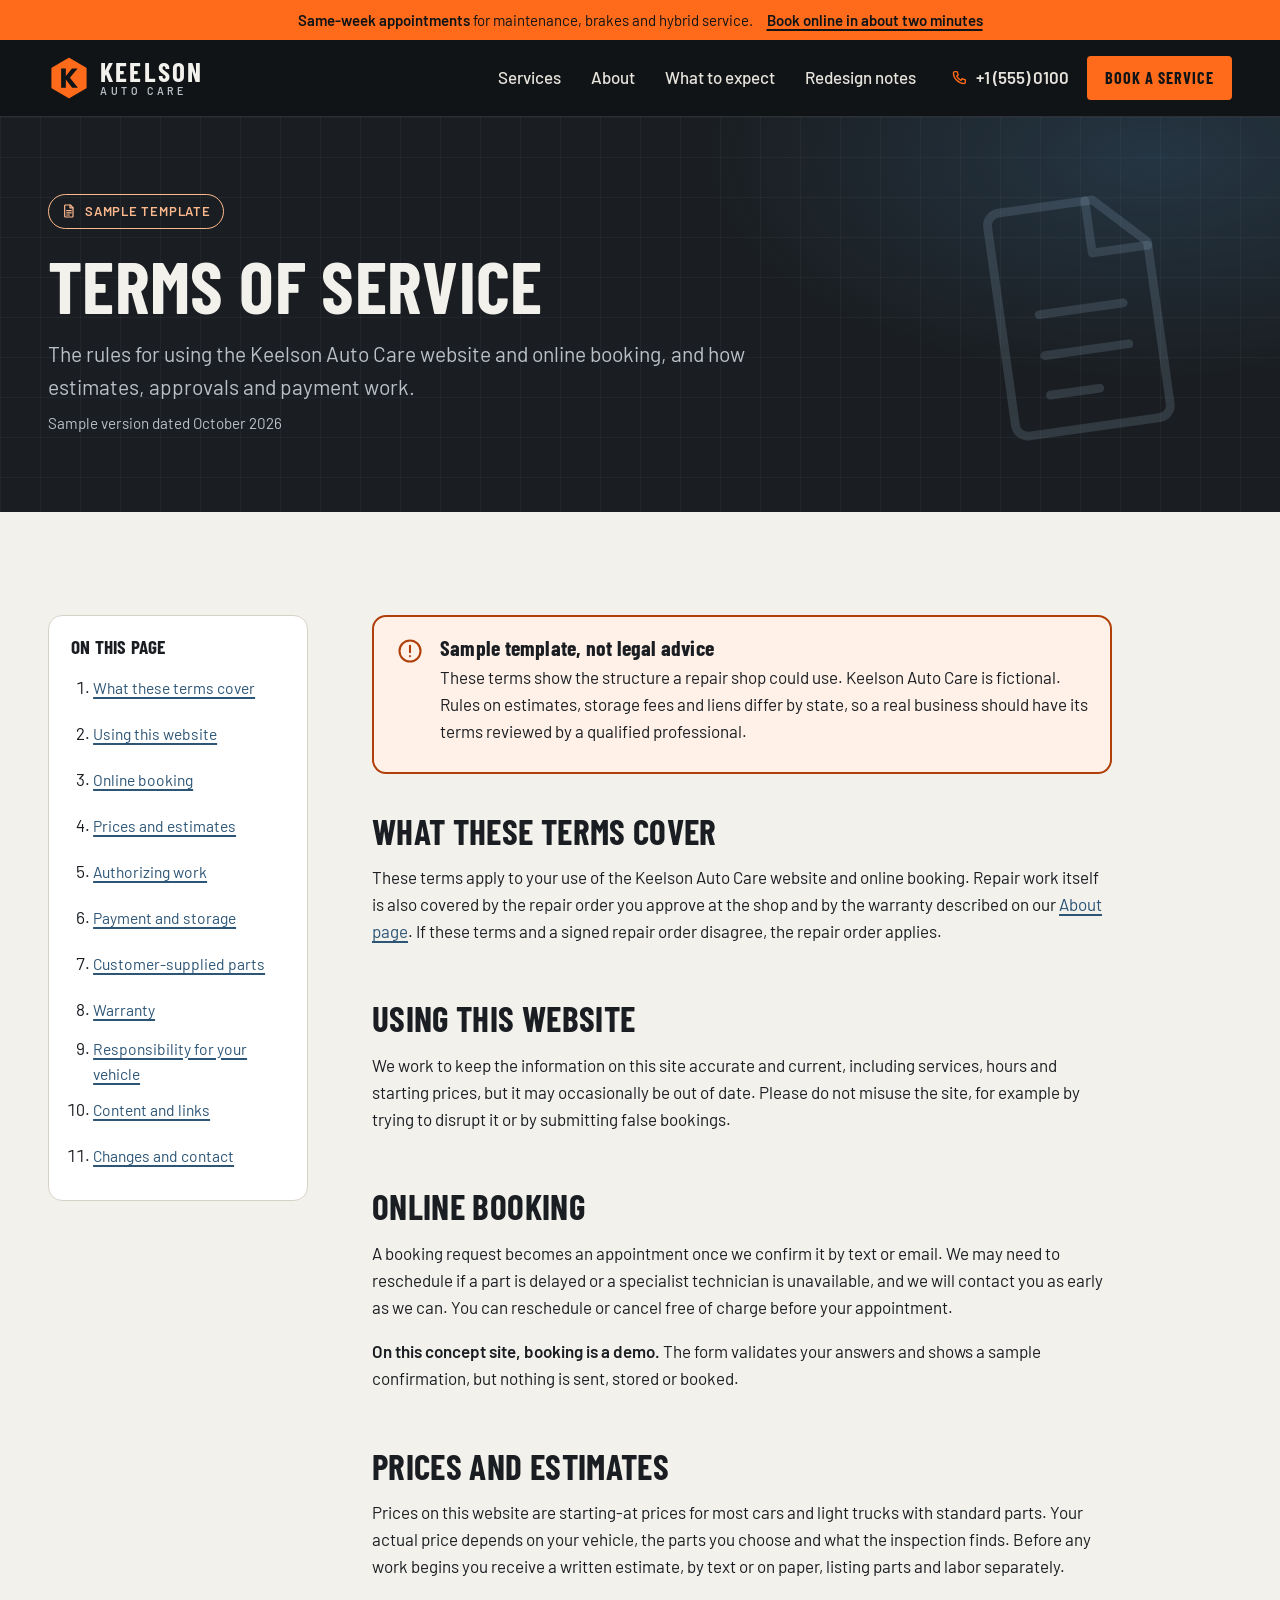
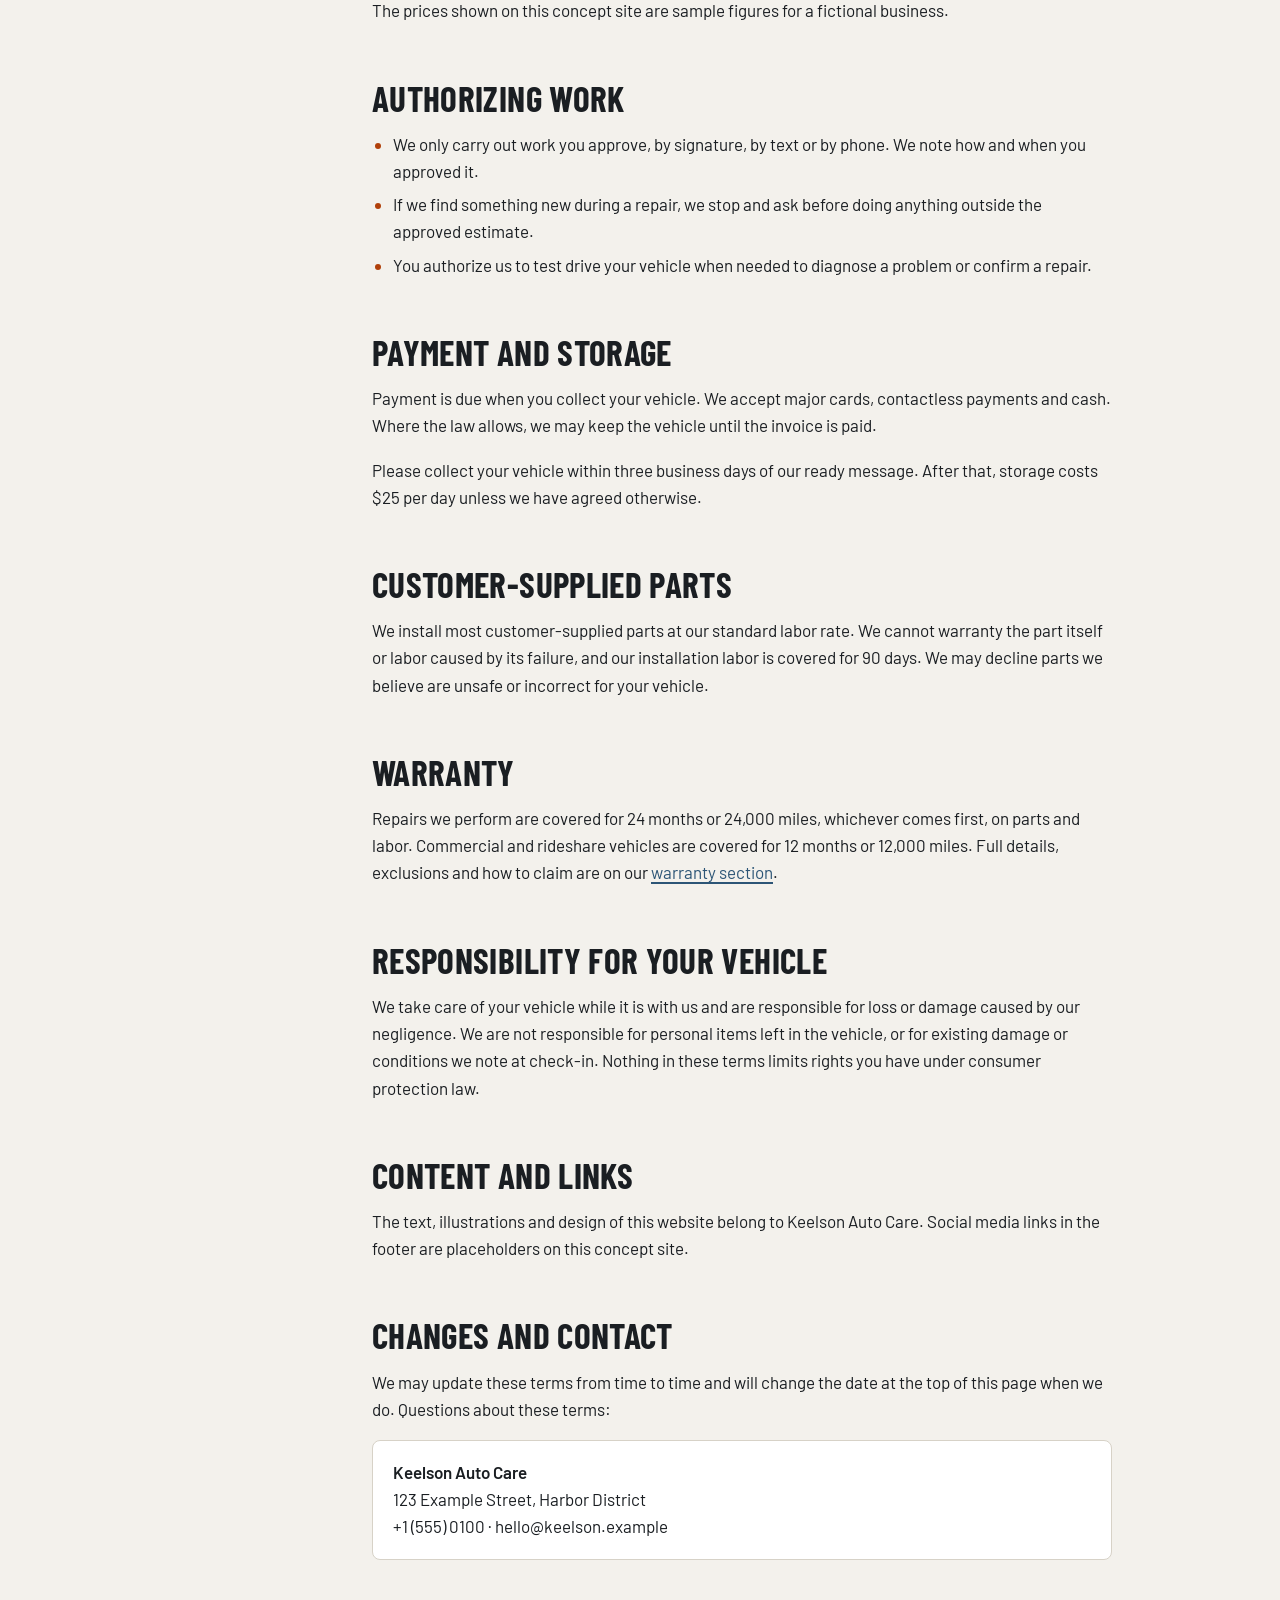
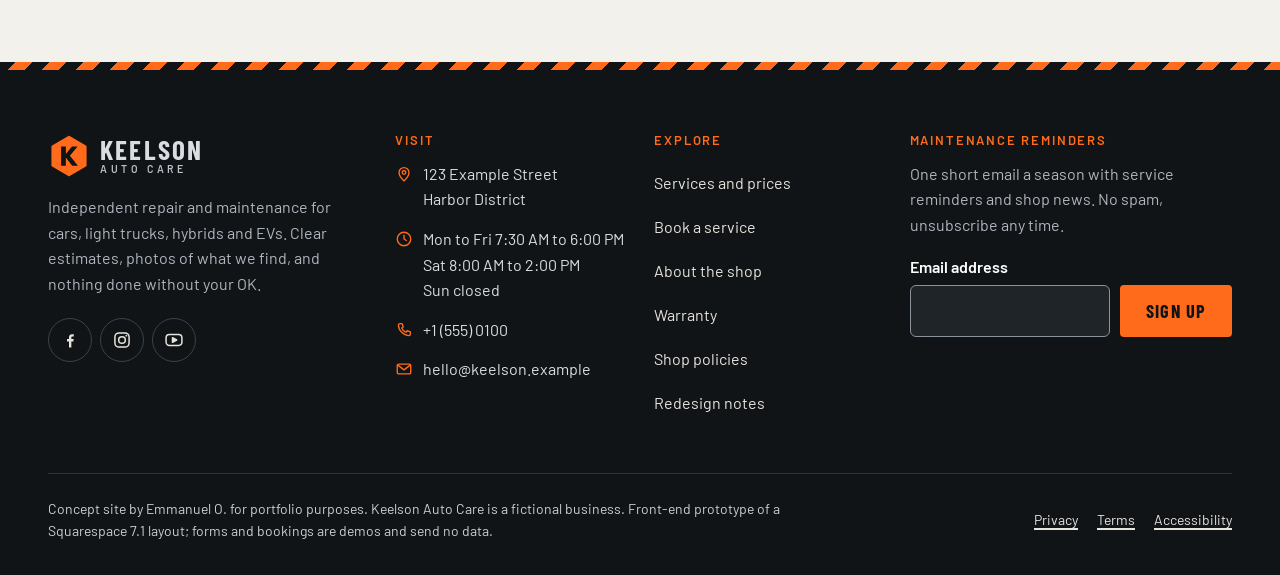
<file: terms.html>
<!doctype html>
<html lang="en">
<head>
<meta charset="utf-8">
<meta name="viewport" content="width=device-width, initial-scale=1">
<title>Terms of service (sample template) | Keelson Auto Care</title>
<meta name="description" content="Sample website and service terms for Keelson Auto Care, a fictional independent repair shop: booking, estimates, authorization, payment, storage and warranty. Not legal advice.">
<meta property="og:type" content="website">
<meta property="og:site_name" content="Keelson Auto Care (concept)">
<meta property="og:title" content="Terms of service (sample template) | Keelson Auto Care">
<meta property="og:description" content="Plain-English sample terms for an independent repair shop website and online booking. Template only, not legal advice.">
<meta name="theme-color" content="#111417">
<link rel="icon" href="favicon.svg" type="image/svg+xml">
<link rel="stylesheet" href="styles.css">
</head>
<body>
<svg class="sprite" xmlns="http://www.w3.org/2000/svg" aria-hidden="true" focusable="false" fill="none" stroke="currentColor" stroke-width="1.8" stroke-linecap="round" stroke-linejoin="round"><symbol id="i-wrench" viewBox="0 0 24 24"><path transform="rotate(45 12 12)" d="M10 2.4V5.6h4V2.4A4.4 4.4 0 0 1 13.5 10.46V19.5a1.5 1.5 0 0 1-3 0V10.46A4.4 4.4 0 0 1 10 2.4z"/></symbol><symbol id="i-oil" viewBox="0 0 24 24"><path d="M3.5 11H13l7.6-2.6.6 1.8-7.6 5V19.5H3.5z"/><path d="M6.5 11V8.5h4V11"/><path d="M20.4 13.6c.5.8 1 1.5 1 2a1 1 0 0 1-2 0c0-.5.5-1.2 1-2z"/></symbol><symbol id="i-brake" viewBox="0 0 24 24"><circle cx="11" cy="13" r="8"/><circle cx="11" cy="13" r="2.6"/><path d="M11 8.4v.01M15.6 13h.01M11 17.6v.01M6.4 13h.01" stroke-width="2.2"/><path d="M12.79 2.86A10.3 10.3 0 0 1 20.68 9.48L17.2 10.74A6.6 6.6 0 0 0 12.15 6.5z" fill="currentColor"/></symbol><symbol id="i-engine" viewBox="0 0 24 24"><path d="M5 10.5h2l1.5-2h7l2 2H19V9h2v8h-2v-1.5h-1.5L15 18H7.5l-2-2H5z"/><path d="M12 8.5V6M9.5 6h5M2.5 10.5v5M2.5 13H5"/></symbol><symbol id="i-tire" viewBox="0 0 24 24"><circle cx="12" cy="12" r="9"/><circle cx="12" cy="12" r="4.6"/><circle cx="12" cy="12" r="1.4"/><path d="M12 3v2.2M12 18.8V21M3 12h2.2M18.8 12H21M5.64 5.64l1.55 1.55M16.81 16.81l1.55 1.55M5.64 18.36l1.55-1.55M16.81 7.19l1.55-1.55"/></symbol><symbol id="i-bolt" viewBox="0 0 24 24"><rect x="2.5" y="7" width="16.5" height="10.5" rx="2"/><path d="M19 10.3h1.4a1 1 0 0 1 1 1v1.9a1 1 0 0 1-1 1H19"/><path d="M11.8 8.8 8.4 12.9h3l-.9 3.1 3.6-4.4h-3z" fill="currentColor" stroke-width="1.2"/></symbol><symbol id="i-calendar" viewBox="0 0 24 24"><rect x="3.5" y="5" width="17" height="15.5" rx="2"/><path d="M3.5 9.5h17M8 3v4M16 3v4M9 14.6l2 2 4-4"/></symbol><symbol id="i-shield" viewBox="0 0 24 24"><path d="M12 3 19 5.8v5.6c0 4.4-2.9 7.9-7 9.6-4.1-1.7-7-5.2-7-9.6V5.8z"/><path d="m9 12 2.2 2.2L15.4 10"/></symbol><symbol id="i-clock" viewBox="0 0 24 24"><circle cx="12" cy="12" r="9"/><path d="M12 7v5l3.2 2"/></symbol><symbol id="i-phone" viewBox="0 0 24 24"><path d="M6.6 3.5h2.9l1.5 4.4-2.1 1.5a10.6 10.6 0 0 0 5.7 5.7l1.5-2.1 4.4 1.5v2.9a2 2 0 0 1-2 2C11.6 19.4 4.6 12.4 4.6 5.5a2 2 0 0 1 2-2z"/></symbol><symbol id="i-pin" viewBox="0 0 24 24"><path d="M12 21.2s-6.6-5.9-6.6-11.1a6.6 6.6 0 0 1 13.2 0c0 5.2-6.6 11.1-6.6 11.1z"/><circle cx="12" cy="10.1" r="2.4"/></symbol><symbol id="i-mail" viewBox="0 0 24 24"><rect x="3" y="5.5" width="18" height="13" rx="2"/><path d="m3.8 6.8 8.2 6.4 8.2-6.4"/></symbol><symbol id="i-check" viewBox="0 0 24 24"><path d="m5 12.5 4.5 4.5L19 7.5"/></symbol><symbol id="i-camera" viewBox="0 0 24 24"><rect x="3" y="7" width="18" height="13" rx="2"/><path d="m8.5 7 1.6-2.5h3.8L15.5 7"/><circle cx="12" cy="13.5" r="3.6"/></symbol><symbol id="i-message" viewBox="0 0 24 24"><path d="M4.5 5h15A1.5 1.5 0 0 1 21 6.5v9a1.5 1.5 0 0 1-1.5 1.5H11l-4.5 3.5V17h-2A1.5 1.5 0 0 1 3 15.5v-9A1.5 1.5 0 0 1 4.5 5z"/><path d="M7.5 9.5h9M7.5 12.5h6"/></symbol><symbol id="i-clipboard" viewBox="0 0 24 24"><rect x="5" y="4.5" width="14" height="16.5" rx="2"/><rect x="9" y="3" width="6" height="3.2" rx="1"/><path d="m8.6 12.4 1.8 1.8 3.4-3.4M8.6 17.5h6.8"/></symbol><symbol id="i-key" viewBox="0 0 24 24"><circle cx="7.5" cy="12" r="4"/><path d="M11.5 12H21M18 12v3M15.2 12v2.2"/></symbol><symbol id="i-coffee" viewBox="0 0 24 24"><path d="M4.5 9.5h11V14a5 5 0 0 1-5 5h-1a5 5 0 0 1-5-5z"/><path d="M15.5 11h1.3a2.5 2.5 0 0 1 0 5h-1.6M8 3.5c-.8 1 .8 2 0 3M11.5 3.5c-.8 1 .8 2 0 3"/></symbol><symbol id="i-car" viewBox="0 0 24 24"><path d="M3.2 15.6v-2.4c0-.7.4-1.2 1.1-1.4l2.4-.6 2.1-3.3a2 2 0 0 1 1.7-.9h4.4a2 2 0 0 1 1.6.8l2.6 3.3 1.8.4c.7.2 1.1.7 1.1 1.4v2.4c0 .5-.4.9-.9.9h-.8"/><path d="M9.6 16.5h4.8M5.4 16.5H4.1a.9.9 0 0 1-.9-.9M6.8 11.2h11.6"/><circle cx="7.5" cy="16.5" r="2"/><circle cx="16.5" cy="16.5" r="2"/></symbol><symbol id="i-gauge" viewBox="0 0 24 24"><path d="M4.3 17.5a8.5 8.5 0 1 1 15.4 0"/><path d="m12 14 3.6-4.2"/><circle cx="12" cy="14.4" r="1.3"/><path d="M7.4 9.3l.9.8M12 6.6v1.2M16.6 9.3l-.9.8"/></symbol><symbol id="i-parts" viewBox="0 0 24 24"><path d="M12 3.5 19.4 7.8v8.4L12 20.5l-7.4-4.3V7.8z"/><circle cx="12" cy="12" r="3.3"/></symbol><symbol id="i-lock" viewBox="0 0 24 24"><rect x="5" y="10.5" width="14" height="10" rx="2"/><path d="M8.5 10.5V8a3.5 3.5 0 0 1 7 0v2.5M12 14.5v2"/></symbol><symbol id="i-card" viewBox="0 0 24 24"><rect x="2.8" y="5.5" width="18.4" height="13" rx="2"/><path d="M2.8 9.5h18.4M6.5 14.8h4"/></symbol><symbol id="i-route" viewBox="0 0 24 24"><circle cx="6" cy="18" r="2.2"/><circle cx="18" cy="6" r="2.2"/><path d="M8.2 18H15a3 3 0 0 0 0-6H9a3 3 0 0 1 0-6h6.8"/></symbol><symbol id="i-eye" viewBox="0 0 24 24"><path d="M2.5 12S6 5.5 12 5.5 21.5 12 21.5 12 18 18.5 12 18.5 2.5 12 2.5 12z"/><circle cx="12" cy="12" r="3"/></symbol><symbol id="i-list" viewBox="0 0 24 24"><path d="M9 6.5h11M9 12h11M9 17.5h11"/><path d="M4.5 6.5h.01M4.5 12h.01M4.5 17.5h.01" stroke-width="2.6"/></symbol><symbol id="i-layout" viewBox="0 0 24 24"><rect x="3.5" y="4" width="17" height="16" rx="2"/><path d="M3.5 9h17M10 9v11"/></symbol><symbol id="i-mobile" viewBox="0 0 24 24"><rect x="6.5" y="2.8" width="11" height="18.4" rx="2.2"/><path d="M10.8 17.6h2.4"/></symbol><symbol id="i-access" viewBox="0 0 24 24"><circle cx="12" cy="4.8" r="1.8"/><path d="M5 8.6c2.4.8 4.6 1.2 7 1.2s4.6-.4 7-1.2M12 9.8v4.4M12 14.2l-3.2 6.3M12 14.2l3.2 6.3"/></symbol><symbol id="i-target" viewBox="0 0 24 24"><circle cx="12" cy="12" r="8.5"/><circle cx="12" cy="12" r="4.8"/><circle cx="12" cy="12" r="1.2" fill="currentColor"/></symbol><symbol id="i-doc" viewBox="0 0 24 24"><path d="M6.5 3h7.6L18 6.9V20a1 1 0 0 1-1 1H6.5a1 1 0 0 1-1-1V4a1 1 0 0 1 1-1z"/><path d="M13.5 3v4.2H18M8.6 11.5h6.8M8.6 14.8h6.8M8.6 18h4"/></symbol><symbol id="i-arrow" viewBox="0 0 24 24"><path d="M4.5 12h15M13.5 6l6 6-6 6"/></symbol><symbol id="i-arrow-left" viewBox="0 0 24 24"><path d="M19.5 12h-15M10.5 6l-6 6 6 6"/></symbol><symbol id="i-chevron" viewBox="0 0 24 24"><path d="m6 9 6 6 6-6"/></symbol><symbol id="i-plus" viewBox="0 0 24 24"><path d="M12 5v14M5 12h14"/></symbol><symbol id="i-menu" viewBox="0 0 24 24"><path d="M4 7h16M4 12h16M4 17h16"/></symbol><symbol id="i-close" viewBox="0 0 24 24"><path d="M6 6l12 12M18 6 6 18"/></symbol><symbol id="i-alert" viewBox="0 0 24 24"><circle cx="12" cy="12" r="9"/><path d="M12 7.5v5.5M12 16.4v.1"/></symbol><symbol id="i-info" viewBox="0 0 24 24"><circle cx="12" cy="12" r="9"/><path d="M12 11v5.5M12 7.6v.1"/></symbol><symbol id="i-edit" viewBox="0 0 24 24"><path d="M4 20h4.2L19 9.2a2.1 2.1 0 0 0-3-3L5.2 17v3z"/><path d="m14.2 8 1.8 1.8"/></symbol><symbol id="i-facebook" viewBox="0 0 24 24"><path d="M13.6 21v-7.3H16l.4-2.9h-2.8V9.1c0-.8.3-1.4 1.4-1.4h1.5V5.2c-.3 0-1.1-.1-2.1-.1-2.1 0-3.6 1.3-3.6 3.7v2.1H8.4v2.9h2.4V21z" fill="currentColor" stroke="none"/></symbol><symbol id="i-instagram" viewBox="0 0 24 24"><rect x="3.5" y="3.5" width="17" height="17" rx="5"/><circle cx="12" cy="12" r="4"/><circle cx="17.2" cy="6.8" r="1.1" fill="currentColor" stroke="none"/></symbol><symbol id="i-youtube" viewBox="0 0 24 24"><rect x="2.5" y="5.5" width="19" height="13" rx="4"/><path d="m10.2 9.2 5 2.8-5 2.8z" fill="currentColor"/></symbol></svg>
<a class="skip-link" href="#main">Skip to main content</a>
<!-- Squarespace: Announcement Bar -->
<section class="announcement" aria-label="Announcement">
  <div class="container announcement__inner">
    <p><strong>Same-week appointments</strong><span class="announcement__more"> for maintenance, brakes and hybrid service</span>.</p>
    <a href="book.html">Book online in about two minutes</a>
  </div>
</section>
<!-- Squarespace: Site Header (logo, navigation, header button; mobile burger menu) -->
<header class="site-header">
  <div class="container site-header__inner">
    <a class="brand" href="index.html">
      <svg class="brand__mark" viewBox="0 0 48 48" aria-hidden="true" focusable="false"><path d="M24 2.5 42.6 13.25v21.5L24 45.5 5.4 34.75v-21.5z" fill="#FF6B1A" stroke="#FF6B1A" stroke-width="3" stroke-linejoin="round"/><path d="M15 13h5.4v8.6l7-8.6h6.4L25 23.6 34.2 35h-6.6l-7.2-9.2V35H15z" fill="#111417"/></svg>
      <span class="brand__text"><span class="brand__name">Keelson</span><span class="brand__tag">Auto Care</span><span class="visually-hidden">, home</span></span>
    </a>
    <nav class="site-nav" aria-label="Main">
      <ul class="site-nav__list">
        <li><a href="services.html">Services</a></li>
<li><a href="about.html">About</a></li>
<li><a href="about.html#process">What to expect</a></li>
<li><a href="redesign-notes.html">Redesign notes</a></li>
      </ul>
    </nav>
    <div class="site-header__actions">
      <p class="site-header__phone"><svg class="icon" aria-hidden="true" focusable="false"><use href="#i-phone"/></svg><span><span class="visually-hidden">Call </span>+1 (555) 0100</span></p>
      <a class="btn btn--primary btn--sm header-book" href="book.html"><span>Book<span class="long"> a service</span></span></a>
      <button class="nav-toggle" type="button" aria-expanded="false" aria-controls="mobile-menu">
        <svg class="icon icon-open" aria-hidden="true" focusable="false"><use href="#i-menu"/></svg>
        <svg class="icon icon-close" aria-hidden="true" focusable="false"><use href="#i-close"/></svg>
        <span class="visually-hidden">Menu</span>
      </button>
    </div>
  </div>
  <div class="mobile-menu" id="mobile-menu" hidden>
    <div class="container mobile-menu__inner">
      <nav aria-label="Mobile">
        <ul class="mobile-menu__list">
          <li><a href="index.html">Home<svg class="icon" aria-hidden="true" focusable="false"><use href="#i-arrow"/></svg></a></li>
<li><a href="services.html">Services and prices<svg class="icon" aria-hidden="true" focusable="false"><use href="#i-arrow"/></svg></a></li>
<li><a href="book.html">Book a service<svg class="icon" aria-hidden="true" focusable="false"><use href="#i-arrow"/></svg></a></li>
<li><a href="about.html">About the shop<svg class="icon" aria-hidden="true" focusable="false"><use href="#i-arrow"/></svg></a></li>
<li><a href="about.html#process">What to expect<svg class="icon" aria-hidden="true" focusable="false"><use href="#i-arrow"/></svg></a></li>
<li><a href="about.html#warranty">Warranty<svg class="icon" aria-hidden="true" focusable="false"><use href="#i-arrow"/></svg></a></li>
<li><a href="redesign-notes.html">Redesign notes<svg class="icon" aria-hidden="true" focusable="false"><use href="#i-arrow"/></svg></a></li>
        </ul>
      </nav>
      <div class="mobile-menu__meta">
        <p><strong>+1 (555) 0100</strong></p>
        <p>123 Example Street, Harbor District</p>
        <p>Mon to Fri 7:30 AM to 6:00 PM, Sat 8:00 AM to 2:00 PM</p>
      </div>
    </div>
  </div>
</header>
<main id="main" tabindex="-1">
<section class="page-hero theme-dark" aria-labelledby="page-title">
  <div class="container">
    <svg class="icon page-hero__glyph" aria-hidden="true" focusable="false"><use href="#i-doc"/></svg>
    <p class="badge"><svg class="icon" aria-hidden="true" focusable="false"><use href="#i-doc"/></svg>Sample template</p>
    <h1 id="page-title">Terms of service</h1>
    <p class="lead">The rules for using the Keelson Auto Care website and online booking, and how estimates, approvals and payment work.</p>
    <p class="updated">Sample version dated October 2026</p>
  </div>
</section>

<!-- Squarespace: standard page with text blocks; linked from the footer of every page -->
<section class="section theme-light" aria-label="Terms text">
  <div class="container legal">
    <nav class="toc" aria-labelledby="toc-title">
      <h2 id="toc-title">On this page</h2>
      <ol>
        <li><a href="#scope">What these terms cover</a></li>
        <li><a href="#website">Using this website</a></li>
        <li><a href="#booking">Online booking</a></li>
        <li><a href="#prices">Prices and estimates</a></li>
        <li><a href="#authorization">Authorizing work</a></li>
        <li><a href="#payment">Payment and storage</a></li>
        <li><a href="#parts">Customer-supplied parts</a></li>
        <li><a href="#warranty">Warranty</a></li>
        <li><a href="#liability">Responsibility for your vehicle</a></li>
        <li><a href="#ip">Content and links</a></li>
        <li><a href="#contact">Changes and contact</a></li>
      </ol>
    </nav>
    <div class="prose">
      <div class="notice" role="note">
        <svg class="icon" aria-hidden="true" focusable="false"><use href="#i-alert"/></svg>
        <div>
          <h2>Sample template, not legal advice</h2>
          <p>These terms show the structure a repair shop could use. Keelson Auto Care is fictional. Rules on estimates, storage fees and liens differ by state, so a real business should have its terms reviewed by a qualified professional.</p>
        </div>
      </div>

      <h2 id="scope">What these terms cover</h2>
      <p>These terms apply to your use of the Keelson Auto Care website and online booking. Repair work itself is also covered by the repair order you approve at the shop and by the warranty described on our <a href="about.html#warranty">About page</a>. If these terms and a signed repair order disagree, the repair order applies.</p>

      <h2 id="website">Using this website</h2>
      <p>We work to keep the information on this site accurate and current, including services, hours and starting prices, but it may occasionally be out of date. Please do not misuse the site, for example by trying to disrupt it or by submitting false bookings.</p>

      <h2 id="booking">Online booking</h2>
      <p>A booking request becomes an appointment once we confirm it by text or email. We may need to reschedule if a part is delayed or a specialist technician is unavailable, and we will contact you as early as we can. You can reschedule or cancel free of charge before your appointment.</p>
      <p><strong>On this concept site, booking is a demo.</strong> The form validates your answers and shows a sample confirmation, but nothing is sent, stored or booked.</p>

      <h2 id="prices">Prices and estimates</h2>
      <p>Prices on this website are starting-at prices for most cars and light trucks with standard parts. Your actual price depends on your vehicle, the parts you choose and what the inspection finds. Before any work begins you receive a written estimate, by text or on paper, listing parts and labor separately.</p>
      <p>The prices shown on this concept site are sample figures for a fictional business.</p>

      <h2 id="authorization">Authorizing work</h2>
      <ul>
        <li>We only carry out work you approve, by signature, by text or by phone. We note how and when you approved it.</li>
        <li>If we find something new during a repair, we stop and ask before doing anything outside the approved estimate.</li>
        <li>You authorize us to test drive your vehicle when needed to diagnose a problem or confirm a repair.</li>
      </ul>

      <h2 id="payment">Payment and storage</h2>
      <p>Payment is due when you collect your vehicle. We accept major cards, contactless payments and cash. Where the law allows, we may keep the vehicle until the invoice is paid.</p>
      <p>Please collect your vehicle within three business days of our ready message. After that, storage costs $25 per day unless we have agreed otherwise.</p>

      <h2 id="parts">Customer-supplied parts</h2>
      <p>We install most customer-supplied parts at our standard labor rate. We cannot warranty the part itself or labor caused by its failure, and our installation labor is covered for 90 days. We may decline parts we believe are unsafe or incorrect for your vehicle.</p>

      <h2 id="warranty">Warranty</h2>
      <p>Repairs we perform are covered for 24 months or 24,000 miles, whichever comes first, on parts and labor. Commercial and rideshare vehicles are covered for 12 months or 12,000 miles. Full details, exclusions and how to claim are on our <a href="about.html#warranty">warranty section</a>.</p>

      <h2 id="liability">Responsibility for your vehicle</h2>
      <p>We take care of your vehicle while it is with us and are responsible for loss or damage caused by our negligence. We are not responsible for personal items left in the vehicle, or for existing damage or conditions we note at check-in. Nothing in these terms limits rights you have under consumer protection law.</p>

      <h2 id="ip">Content and links</h2>
      <p>The text, illustrations and design of this website belong to Keelson Auto Care. Social media links in the footer are placeholders on this concept site.</p>

      <h2 id="contact">Changes and contact</h2>
      <p>We may update these terms from time to time and will change the date at the top of this page when we do. Questions about these terms:</p>
      <div class="contact-card">
        <p><strong>Keelson Auto Care</strong><br>123 Example Street, Harbor District<br><span class="nowrap">+1 (555) 0100</span> · hello@keelson.example</p>
      </div>
    </div>
  </div>
</section>
</main>
<!-- Squarespace: Footer (text blocks, navigation links, Newsletter block, social links) -->
<footer class="site-footer">
  <div class="hazard" aria-hidden="true"></div>
  <div class="container footer-grid">
    <div class="footer-brand">
      <a class="brand" href="index.html">
        <svg class="brand__mark" viewBox="0 0 48 48" aria-hidden="true" focusable="false"><path d="M24 2.5 42.6 13.25v21.5L24 45.5 5.4 34.75v-21.5z" fill="#FF6B1A" stroke="#FF6B1A" stroke-width="3" stroke-linejoin="round"/><path d="M15 13h5.4v8.6l7-8.6h6.4L25 23.6 34.2 35h-6.6l-7.2-9.2V35H15z" fill="#111417"/></svg>
        <span class="brand__text"><span class="brand__name">Keelson</span><span class="brand__tag">Auto Care</span><span class="visually-hidden">, home</span></span>
      </a>
      <p>Independent repair and maintenance for cars, light trucks, hybrids and EVs. Clear estimates, photos of what we find, and nothing done without your OK.</p>
      <ul class="social" aria-label="Social media (placeholder links)">
        <li><a href="#"><svg class="icon" aria-hidden="true" focusable="false"><use href="#i-facebook"/></svg><span class="visually-hidden">Facebook (placeholder link)</span></a></li>
        <li><a href="#"><svg class="icon" aria-hidden="true" focusable="false"><use href="#i-instagram"/></svg><span class="visually-hidden">Instagram (placeholder link)</span></a></li>
        <li><a href="#"><svg class="icon" aria-hidden="true" focusable="false"><use href="#i-youtube"/></svg><span class="visually-hidden">YouTube (placeholder link)</span></a></li>
      </ul>
    </div>
    <div class="footer-contact">
      <h2 class="footer-h">Visit</h2>
      <p class="line"><svg class="icon" aria-hidden="true" focusable="false"><use href="#i-pin"/></svg><span>123 Example Street<br>Harbor District</span></p>
      <p class="line"><svg class="icon" aria-hidden="true" focusable="false"><use href="#i-clock"/></svg><span><span class="nowrap">Mon to Fri 7:30 AM to 6:00 PM</span><br><span class="nowrap">Sat 8:00 AM to 2:00 PM</span><br>Sun closed</span></p>
      <p class="line"><svg class="icon" aria-hidden="true" focusable="false"><use href="#i-phone"/></svg><span>+1 (555) 0100</span></p>
      <p class="line"><svg class="icon" aria-hidden="true" focusable="false"><use href="#i-mail"/></svg><span>hello@keelson.example</span></p>
    </div>
    <div>
      <h2 class="footer-h">Explore</h2>
      <ul class="footer-links">
        <li><a href="services.html">Services and prices</a></li>
        <li><a href="book.html">Book a service</a></li>
        <li><a href="about.html">About the shop</a></li>
        <li><a href="about.html#warranty">Warranty</a></li>
        <li><a href="about.html#policies">Shop policies</a></li>
        <li><a href="redesign-notes.html">Redesign notes</a></li>
      </ul>
    </div>
    <div class="newsletter">
      <h2 class="footer-h">Maintenance reminders</h2>
      <p>One short email a season with service reminders and shop news. No spam, unsubscribe any time.</p>
      <form class="newsletter-form" novalidate>
        <label for="nl-email">Email address</label>
        <div class="nl-row">
          <input type="email" id="nl-email" name="email" autocomplete="email" required aria-describedby="nl-msg">
          <button class="btn btn--primary" type="submit" disabled>Sign up</button>
        </div>
        <p class="nl-msg" id="nl-msg" role="status"></p>
      </form>
    </div>
  </div>
  <div class="container">
    <div class="footer-bottom">
      <p class="disclosure">Concept site by Emmanuel O. for portfolio purposes. Keelson Auto Care is a fictional business. Front-end prototype of a Squarespace 7.1 layout; forms and bookings are demos and send no data.</p>
      <ul class="legal-links">
        <li><a href="privacy.html">Privacy</a></li>
        <li><a href="terms.html">Terms</a></li>
        <li><a href="accessibility.html">Accessibility</a></li>
      </ul>
    </div>
  </div>
</footer>
<script src="app.js"></script>
</body>
</html>
</file>
<file: styles.css>
/* =====================================================================
   Keelson Auto Care: concept stylesheet
   Front-end prototype of a Squarespace 7.1 layout. Plain CSS, no build step.

    1  Fonts (self-hosted Barlow and Barlow Condensed, latin subset)
    2  Design tokens
    3  Base and typography
    4  Layout, section themes, shared pieces
    5  Header, navigation, mobile menu
    6  Buttons
    7  Home page sections
    8  Inner page banner
    9  Services menu and filters
   10  Service details dialog
   11  Booking form
   12  About page
   13  Redesign notes
   14  Legal and statement pages
   15  Footer
   16  Utilities
   17  Motion preferences
   ===================================================================== */

/* 1  Fonts ------------------------------------------------------------ */
@font-face {
  font-family: "Barlow Condensed";
  src: url("barlow-condensed-latin-600-normal.woff2") format("woff2");
  font-weight: 600;
  font-style: normal;
  font-display: swap;
}
@font-face {
  font-family: "Barlow Condensed";
  src: url("barlow-condensed-latin-700-normal.woff2") format("woff2");
  font-weight: 700;
  font-style: normal;
  font-display: swap;
}
@font-face {
  font-family: "Barlow";
  src: url("barlow-latin-400-normal.woff2") format("woff2");
  font-weight: 400;
  font-style: normal;
  font-display: swap;
}
@font-face {
  font-family: "Barlow";
  src: url("barlow-latin-500-normal.woff2") format("woff2");
  font-weight: 500;
  font-style: normal;
  font-display: swap;
}
@font-face {
  font-family: "Barlow";
  src: url("barlow-latin-600-normal.woff2") format("woff2");
  font-weight: 600;
  font-style: normal;
  font-display: swap;
}

/* 2  Tokens ----------------------------------------------------------- */
:root {
  --c-graphite-950: #111417;
  --c-graphite-900: #1a1e22;
  --c-graphite-850: #20252a;
  --c-graphite-800: #272d33;
  --c-graphite-700: #353c43;
  --c-graphite-600: #4b535c;
  --c-offwhite: #f3f1ec;
  --c-paper: #faf9f6;
  --c-white: #ffffff;
  --c-line: #d7d2c7;
  --c-line-strong: #737b84;
  --c-orange: #ff6b1a;
  --c-orange-bright: #ff8a47;
  --c-orange-ink: #b0400a;
  --c-orange-tint: #fff1e8;
  --c-steel: #3e6b8e;
  --c-steel-ink: #2c5576;
  --c-steel-700: #24445e;
  --c-steel-200: #a8c5dd;
  --c-steel-100: #e1eaf2;
  --c-error: #b42318;

  --font-head: "Barlow Condensed", "Arial Narrow", "Helvetica Neue", Arial, sans-serif;
  --font-body: "Barlow", "Segoe UI", Roboto, "Helvetica Neue", Arial, sans-serif;

  --radius-sm: 4px;
  --radius: 8px;
  --radius-lg: 14px;
  --shadow-1: 0 1px 2px rgba(17, 20, 23, 0.06), 0 2px 10px rgba(17, 20, 23, 0.05);
  --shadow-2: 0 2px 6px rgba(17, 20, 23, 0.06), 0 18px 40px rgba(17, 20, 23, 0.1);
  --header-h: 64px;
  --gutter: clamp(20px, 4vw, 48px);
  --maxw: 1240px;
  --section-y: clamp(64px, 8vw, 112px);

  /* default (light) theme values; sections override them */
  --bg: var(--c-offwhite);
  --surface: var(--c-white);
  --text: var(--c-graphite-900);
  --muted: #4e5660;
  --border: var(--c-line);
  --accent-ink: var(--c-orange-ink);
  --link: var(--c-steel-ink);
  --focus: var(--c-orange-ink);
}
@media (min-width: 1080px) {
  :root { --header-h: 76px; }
}

/* 3  Base ------------------------------------------------------------- */
*,
*::before,
*::after { box-sizing: border-box; }

html {
  -webkit-text-size-adjust: 100%;
  text-size-adjust: 100%;
}
body {
  margin: 0;
  min-width: 320px;
  font-family: var(--font-body);
  font-size: 1.0625rem;
  line-height: 1.6;
  color: var(--text);
  background: var(--c-offwhite);
  -webkit-font-smoothing: antialiased;
  -moz-osx-font-smoothing: grayscale;
  overflow-x: hidden;
}
body.menu-open { overflow: hidden; }

img,
svg { max-width: 100%; }

h1, h2, h3, h4 {
  font-family: var(--font-head);
  font-weight: 700;
  line-height: 1.02;
  margin: 0 0 0.45em;
  color: inherit;
  text-wrap: balance;
}
h1 {
  font-size: clamp(2.6rem, 1.7rem + 3.6vw, 4.6rem);
  text-transform: uppercase;
  line-height: 0.95;
  letter-spacing: 0.005em;
}
h2 {
  font-size: clamp(2.1rem, 1.55rem + 2.1vw, 3.3rem);
  text-transform: uppercase;
  line-height: 0.98;
  letter-spacing: 0.01em;
}
h3 {
  font-size: clamp(1.4rem, 1.25rem + 0.5vw, 1.65rem);
  font-weight: 600;
  line-height: 1.12;
}
h4 {
  font-size: 1.2rem;
  font-weight: 600;
}
p { margin: 0 0 1em; }
p:last-child { margin-bottom: 0; }
ul, ol { padding-left: 1.25em; }
strong, b { font-weight: 600; }
small { font-size: 0.875em; }

a {
  color: var(--link);
  text-decoration-thickness: 1.5px;
  text-underline-offset: 3px;
}
a:hover { text-decoration-thickness: 2.5px; }

:focus-visible {
  outline: 3px solid var(--focus);
  outline-offset: 3px;
  border-radius: 2px;
}

[id] { scroll-margin-top: calc(var(--header-h) + 20px); }
main:focus { outline: none; }
figure { margin: 0; }

address { font-style: normal; }

hr {
  border: 0;
  border-top: 1px solid var(--border);
  margin: 2rem 0;
}

/* 4  Layout and themes ------------------------------------------------ */
.container {
  width: 100%;
  max-width: calc(var(--maxw) + 2 * var(--gutter));
  margin-inline: auto;
  padding-inline: var(--gutter);
}
.container--narrow { max-width: calc(860px + 2 * var(--gutter)); }

.section {
  padding-block: var(--section-y);
  background: var(--bg);
  color: var(--text);
}
.section--tight { padding-block: clamp(40px, 5vw, 64px); }

/* Each theme sets its own variables and text colour, so text always matches its section. */
.theme-light,
.theme-paper,
.theme-dark,
.theme-steel,
.theme-orange { color: var(--text); }
.theme-light {
  --bg: var(--c-offwhite);
  --surface: var(--c-white);
  --text: var(--c-graphite-900);
  --muted: #4e5660;
  --border: var(--c-line);
  --accent-ink: var(--c-orange-ink);
  --link: var(--c-steel-ink);
  --focus: var(--c-orange-ink);
}
.theme-paper {
  --bg: var(--c-paper);
  --surface: var(--c-white);
  --text: var(--c-graphite-900);
  --muted: #4e5660;
  --border: var(--c-line);
  --accent-ink: var(--c-orange-ink);
  --link: var(--c-steel-ink);
  --focus: var(--c-orange-ink);
}
.theme-dark {
  --bg: var(--c-graphite-900);
  --surface: var(--c-graphite-800);
  --text: var(--c-offwhite);
  --muted: #b9c0c7;
  --border: #3a424a;
  --accent-ink: var(--c-orange);
  --link: var(--c-steel-200);
  --focus: var(--c-orange);
}
.theme-steel {
  --bg: var(--c-steel-700);
  --surface: #2b5070;
  --text: #ffffff;
  --muted: #d3dee8;
  --border: #47698a;
  --accent-ink: #ffb98f;
  --link: #ffffff;
  --focus: var(--c-orange);
}
.theme-orange {
  --bg: var(--c-orange);
  --surface: var(--c-orange-bright);
  --text: var(--c-graphite-950);
  --muted: var(--c-graphite-900);
  --border: rgba(17, 20, 23, 0.25);
  --accent-ink: var(--c-graphite-950);
  --link: var(--c-graphite-950);
  --focus: var(--c-graphite-950);
}

.section-head {
  max-width: 780px;
  margin-bottom: clamp(32px, 4vw, 56px);
}
.section-head--center {
  margin-inline: auto;
  text-align: center;
}
.section-head--split {
  max-width: none;
  display: grid;
  gap: 16px 48px;
}
@media (min-width: 900px) {
  .section-head--split {
    grid-template-columns: minmax(0, 1.1fr) minmax(0, 1fr);
    align-items: end;
  }
}

.eyebrow {
  display: inline-flex;
  align-items: center;
  gap: 10px;
  margin: 0 0 16px;
  font-family: var(--font-body);
  font-size: 0.8125rem;
  font-weight: 600;
  letter-spacing: 0.14em;
  text-transform: uppercase;
  color: var(--accent-ink);
}
.eyebrow::before {
  content: "";
  width: 22px;
  height: 3px;
  border-radius: 2px;
  background: currentColor;
}
.eyebrow--plain::before { display: none; }

.lead {
  font-size: clamp(1.125rem, 1.05rem + 0.35vw, 1.3125rem);
  line-height: 1.55;
  color: var(--muted);
  max-width: 62ch;
}
.display {
  font-size: clamp(2.9rem, 1.4rem + 5.6vw, 5.9rem);
  line-height: 0.9;
  letter-spacing: 0;
}
.hl { color: var(--c-orange); }
.theme-light .hl,
.theme-paper .hl { color: var(--c-orange-ink); }

.btn-row {
  display: flex;
  flex-wrap: wrap;
  gap: 12px;
  align-items: center;
}

.card {
  background: var(--surface);
  border: 1px solid var(--border);
  border-radius: var(--radius-lg);
  box-shadow: var(--shadow-1);
}
.theme-dark .card { box-shadow: none; }

.tag {
  display: inline-flex;
  align-items: center;
  gap: 6px;
  padding: 3px 10px;
  border-radius: 999px;
  font-size: 0.8125rem;
  font-weight: 600;
  letter-spacing: 0.04em;
  background: var(--c-steel-100);
  color: var(--c-steel-ink);
}
.tag .icon { width: 15px; height: 15px; }

.check-list {
  list-style: none;
  padding: 0;
  margin: 0;
  display: grid;
  gap: 12px;
}
.check-list li {
  display: grid;
  grid-template-columns: 26px minmax(0, 1fr);
  gap: 10px;
  align-items: start;
}
.check-list .icon {
  width: 22px;
  height: 22px;
  margin-top: 2px;
  color: var(--accent-ink);
  stroke-width: 2.4;
}
.theme-steel .check-list .icon,
.theme-dark .check-list .icon { color: var(--c-orange); }

.hazard {
  height: 8px;
  background: repeating-linear-gradient(-45deg, var(--c-orange) 0 12px, var(--c-graphite-950) 12px 24px);
}

/* 5  Header ----------------------------------------------------------- */
.skip-link {
  position: absolute;
  left: 12px;
  top: -200px;
  z-index: 100;
  padding: 12px 18px;
  border-radius: var(--radius-sm);
  background: var(--c-graphite-950);
  color: #fff;
  font-weight: 600;
  text-decoration: none;
  outline: 3px solid var(--c-orange);
  outline-offset: 0;
}
.skip-link:focus { top: 12px; }

.announcement {
  background: var(--c-orange);
  color: var(--c-graphite-950);
  font-size: 0.9375rem;
  --focus: var(--c-graphite-950);
  --link: var(--c-graphite-950);
}
.announcement__inner {
  display: flex;
  justify-content: center;
  align-items: center;
  gap: 6px 14px;
  flex-wrap: wrap;
  min-height: 40px;
  padding-block: 7px;
  text-align: center;
  line-height: 1.35;
}
.announcement p { margin: 0; }
.announcement__more { display: none; }
@media (min-width: 700px) {
  .announcement__more { display: inline; }
}
.announcement a {
  font-weight: 600;
  color: inherit;
  white-space: nowrap;
}

.site-header {
  position: sticky;
  top: 0;
  z-index: 50;
  background: var(--c-graphite-950);
  color: var(--c-offwhite);
  border-bottom: 1px solid #2a3036;
  --focus: var(--c-orange);
  --link: var(--c-offwhite);
}
.site-header__inner {
  display: flex;
  align-items: center;
  gap: 12px;
  min-height: var(--header-h);
}
.brand {
  display: inline-flex;
  align-items: center;
  gap: 10px;
  min-height: 44px;
  margin-right: auto;
  color: inherit;
  text-decoration: none;
}
.brand__mark {
  width: 38px;
  height: 38px;
  flex: none;
}
.brand__text {
  display: flex;
  flex-direction: column;
  gap: 3px;
}
.brand__name {
  font-family: var(--font-head);
  font-weight: 700;
  font-size: 1.55rem;
  line-height: 0.9;
  letter-spacing: 0.08em;
  text-transform: uppercase;
}
.brand__tag {
  font-size: 0.66rem;
  font-weight: 600;
  line-height: 1;
  letter-spacing: 0.34em;
  text-transform: uppercase;
  color: #b9c0c7;
}

.site-nav { display: none; }
.site-nav__list {
  display: flex;
  gap: 2px;
  list-style: none;
  margin: 0;
  padding: 0;
}
.site-nav a {
  position: relative;
  display: inline-flex;
  align-items: center;
  min-height: 44px;
  padding: 0 14px;
  border-radius: var(--radius-sm);
  color: #e6e3dc;
  font-weight: 500;
  font-size: 1.0625rem;
  text-decoration: none;
}
.site-nav a:hover {
  color: #fff;
  background: rgba(255, 255, 255, 0.07);
}
.site-nav a[aria-current="page"] { color: #fff; }
.site-nav a[aria-current="page"]::after {
  content: "";
  position: absolute;
  left: 14px;
  right: 14px;
  bottom: 4px;
  height: 3px;
  border-radius: 2px;
  background: var(--c-orange);
}

.site-header__actions {
  display: flex;
  align-items: center;
  gap: 10px;
}
.site-header__phone {
  display: none;
  align-items: center;
  gap: 8px;
  margin: 0 8px 0 0;
  font-weight: 600;
  white-space: nowrap;
  color: #e6e3dc;
}
.site-header__phone .icon {
  width: 18px;
  height: 18px;
  color: var(--c-orange);
}
.header-book { padding-inline: 14px; }
.header-book .long { display: none; }

.nav-toggle {
  display: inline-flex;
  align-items: center;
  justify-content: center;
  width: 48px;
  height: 48px;
  padding: 0;
  border: 1.5px solid #4b535c;
  border-radius: var(--radius-sm);
  background: transparent;
  color: #fff;
  cursor: pointer;
}
.nav-toggle:hover { border-color: #8a939c; }
.nav-toggle .icon {
  width: 24px;
  height: 24px;
}
.nav-toggle .icon-close { display: none; }
.nav-toggle[aria-expanded="true"] .icon-open { display: none; }
.nav-toggle[aria-expanded="true"] .icon-close { display: block; }

.mobile-menu {
  position: fixed;
  left: 0;
  right: 0;
  bottom: 0;
  top: var(--header-h);
  z-index: 49;
  overflow-y: auto;
  overscroll-behavior: contain;
  background: var(--c-graphite-950);
  color: var(--c-offwhite);
  border-top: 1px solid #2a3036;
  --focus: var(--c-orange);
  --link: var(--c-offwhite);
}
.mobile-menu[hidden] { display: none; }
.mobile-menu__inner {
  display: flex;
  flex-direction: column;
  gap: 28px;
  padding-block: 20px 40px;
}
.mobile-menu__list {
  list-style: none;
  margin: 0;
  padding: 0;
}
.mobile-menu__list a {
  display: flex;
  align-items: center;
  justify-content: space-between;
  min-height: 60px;
  border-bottom: 1px solid #2a3036;
  color: var(--c-offwhite);
  font-family: var(--font-head);
  font-weight: 600;
  font-size: 1.75rem;
  text-transform: uppercase;
  letter-spacing: 0.02em;
  text-decoration: none;
}
.mobile-menu__list a .icon {
  width: 22px;
  height: 22px;
  color: var(--c-orange);
}
.mobile-menu__list a[aria-current="page"] { color: var(--c-orange); }
.mobile-menu__meta {
  display: grid;
  gap: 6px;
  color: #b9c0c7;
  font-size: 1rem;
}
.mobile-menu__meta strong { color: #fff; }

@media (min-width: 560px) {
  .header-book .long { display: inline; }
}
@media (min-width: 1080px) {
  .site-nav { display: block; }
  .nav-toggle,
  .mobile-menu { display: none !important; }
  .site-header__inner { gap: 20px; }
  .brand__mark { width: 42px; height: 42px; }
  .brand__name { font-size: 1.7rem; }
}
@media (min-width: 1280px) {
  .site-header__phone { display: flex; }
}

/* 6  Buttons ---------------------------------------------------------- */
.btn {
  display: inline-flex;
  align-items: center;
  justify-content: center;
  gap: 10px;
  min-height: 52px;
  padding: 0 24px;
  border: 2px solid transparent;
  border-radius: var(--radius-sm);
  font-family: var(--font-head);
  font-weight: 700;
  font-size: 1.15rem;
  line-height: 1;
  letter-spacing: 0.06em;
  text-transform: uppercase;
  text-decoration: none;
  white-space: nowrap;
  cursor: pointer;
  transition: background-color 0.15s ease, border-color 0.15s ease, color 0.15s ease, transform 0.1s ease;
}
.btn:active { transform: translateY(1px); }
.btn .icon {
  width: 20px;
  height: 20px;
  stroke-width: 2.2;
}
.btn--sm {
  min-height: 44px;
  padding: 0 16px;
  font-size: 1.02rem;
}
.btn--primary {
  background: var(--c-orange);
  color: var(--c-graphite-950);
}
.btn--primary:hover { background: var(--c-orange-bright); }
.btn--dark {
  background: var(--c-graphite-900);
  color: var(--c-offwhite);
}
.btn--dark:hover { background: var(--c-graphite-700); }
.btn--outline {
  border-color: currentColor;
  background: transparent;
  color: var(--text);
}
.btn--outline:hover { background: rgba(17, 20, 23, 0.06); }
.theme-dark .btn--outline,
.theme-steel .btn--outline,
.site-header .btn--outline { color: #fff; border-color: rgba(255, 255, 255, 0.55); }
.theme-dark .btn--outline:hover,
.theme-steel .btn--outline:hover { border-color: #fff; background: rgba(255, 255, 255, 0.08); }
.btn--link {
  min-height: 44px;
  padding: 0;
  border: 0;
  background: none;
  color: var(--link);
  font-family: var(--font-body);
  font-size: 1rem;
  font-weight: 600;
  letter-spacing: 0;
  text-transform: none;
  text-decoration: underline;
  text-underline-offset: 3px;
}
.btn--block { width: 100%; }
.btn[hidden] { display: none; }
.btn:disabled {
  opacity: 0.55;
  cursor: not-allowed;
}

.text-link {
  display: inline-flex;
  align-items: center;
  gap: 8px;
  min-height: 44px;
  font-weight: 600;
  color: var(--link);
}
.text-link .icon {
  width: 18px;
  height: 18px;
  stroke-width: 2.2;
  transition: transform 0.15s ease;
}
.text-link:hover .icon { transform: translateX(3px); }

/* 7  Home ------------------------------------------------------------- */
.hero {
  position: relative;
  overflow: hidden;
  background-color: var(--c-graphite-900);
  background-image:
    radial-gradient(ellipse 55% 65% at 78% 42%, rgba(62, 107, 142, 0.32), transparent 70%),
    linear-gradient(rgba(255, 255, 255, 0.035) 1px, transparent 1px),
    linear-gradient(90deg, rgba(255, 255, 255, 0.035) 1px, transparent 1px);
  background-size: auto, 40px 40px, 40px 40px;
  background-position: center, -1px -1px, -1px -1px;
}
.hero__grid {
  display: grid;
  gap: 48px;
  padding-block: clamp(48px, 7vw, 96px) clamp(56px, 7vw, 104px);
}
.hero__copy { min-width: 0; }
.hero .display { margin-bottom: 24px; }
.hero .lead { margin-bottom: 32px; }
.hero__facts {
  list-style: none;
  margin: 36px 0 0;
  padding: 24px 0 0;
  border-top: 1px solid #353c43;
  display: flex;
  flex-direction: column;
  gap: 14px;
  color: #d9dde1;
  font-size: 1rem;
}
.hero__facts li {
  display: flex;
  align-items: center;
  gap: 12px;
}
.hero__facts .icon {
  width: 22px;
  height: 22px;
  color: var(--c-orange);
}
.hero__art { min-width: 0; }
@media (min-width: 640px) {
  .hero__facts { flex-direction: row; flex-wrap: wrap; gap: 14px 30px; }
  .hero__facts li { white-space: nowrap; }
}
@media (min-width: 1040px) {
  .hero__grid {
    grid-template-columns: minmax(0, 1fr) minmax(0, 1.08fr);
    align-items: center;
    gap: 56px;
  }
}

/* Digital inspection panel (illustration) */
.dvi {
  position: relative;
  border: 1px solid #3a424a;
  border-radius: var(--radius-lg);
  background: linear-gradient(180deg, #242a30, #1c2025);
  box-shadow: 0 30px 70px rgba(0, 0, 0, 0.4);
  overflow: hidden;
  color: #e9e5dd;
}
.dvi__bar {
  display: flex;
  justify-content: space-between;
  align-items: center;
  gap: 12px;
  padding: 12px 18px;
  border-bottom: 1px solid #343b42;
  font-size: 0.75rem;
  font-weight: 600;
  letter-spacing: 0.14em;
  text-transform: uppercase;
  color: #b9c0c7;
}
.dvi__bar b {
  display: inline-flex;
  align-items: center;
  gap: 8px;
  color: #fff;
  font-weight: 600;
}
.dvi__bar b::before {
  content: "";
  width: 8px;
  height: 8px;
  border-radius: 50%;
  background: var(--c-orange);
  box-shadow: 0 0 0 4px rgba(255, 107, 26, 0.18);
}
.dvi__vehicle {
  display: flex;
  justify-content: space-between;
  flex-wrap: wrap;
  gap: 4px 16px;
  padding: 14px 18px 0;
}
.dvi__vehicle strong {
  font-family: var(--font-head);
  font-size: 1.35rem;
  font-weight: 600;
  letter-spacing: 0.02em;
}
.dvi__vehicle span {
  font-size: 0.875rem;
  color: #b9c0c7;
  align-self: center;
}
.dvi__car { padding: 4px 8px 0; }
.dvi__readings {
  list-style: none;
  margin: 0;
  padding: 0;
  display: grid;
  grid-template-columns: repeat(2, minmax(0, 1fr));
  gap: 1px;
  background: #343b42;
  border-top: 1px solid #343b42;
}
.dvi__readings li {
  display: grid;
  grid-template-columns: auto minmax(0, 1fr);
  gap: 1px 10px;
  align-items: center;
  padding: 12px 16px;
  background: #1f2429;
}
.dvi__num {
  grid-row: span 2;
  display: grid;
  place-items: center;
  width: 26px;
  height: 26px;
  border-radius: 50%;
  font-family: var(--font-head);
  font-weight: 700;
  font-size: 0.95rem;
  color: var(--c-graphite-950);
  background: var(--c-steel-200);
}
.is-soon .dvi__num { background: var(--c-orange); }
.dvi__label {
  font-size: 0.8125rem;
  color: #b9c0c7;
  white-space: nowrap;
  overflow: hidden;
  text-overflow: ellipsis;
}
.dvi__value {
  font-family: var(--font-head);
  font-weight: 600;
  font-size: 1.1rem;
  letter-spacing: 0.02em;
  color: #fff;
}
.dvi__value em {
  display: inline-block;
  white-space: nowrap;
  font-style: normal;
  font-family: var(--font-body);
  font-size: 0.75rem;
  font-weight: 600;
  letter-spacing: 0.06em;
  text-transform: uppercase;
  margin-left: 6px;
  color: var(--c-steel-200);
}
.is-soon .dvi__value em { color: var(--c-orange); }
.dvi__foot {
  display: flex;
  justify-content: space-between;
  align-items: center;
  flex-wrap: wrap;
  gap: 8px 16px;
  padding: 14px 18px;
  border-top: 1px solid #343b42;
  font-size: 0.875rem;
  color: #b9c0c7;
}
.dvi__approve {
  display: inline-flex;
  align-items: center;
  gap: 8px;
  padding: 6px 12px;
  border-radius: var(--radius-sm);
  background: rgba(255, 107, 26, 0.14);
  color: #ffb98f;
  font-weight: 600;
}
.dvi__approve .icon { width: 16px; height: 16px; }

/* Car artwork colours (shared by all car illustrations) */
.car {
  display: block;
  width: 100%;
  height: auto;
  --car-fill: #2b3238;
  --car-line: #e9e5dd;
  --car-glass: #2c4a63;
  --car-tire: #0e1113;
  --car-rim: #2a3036;
  --car-spoke: #aeb6be;
  --car-bg: #20252a;
}
.car-body { fill: var(--car-fill); stroke: var(--car-line); stroke-width: 2.5; stroke-linejoin: round; }
.car-glass { fill: var(--car-glass); stroke: var(--car-line); stroke-width: 2; stroke-linejoin: round; }
.car-pillar { fill: none; stroke: var(--car-fill); stroke-width: 9; }
.car-detail { fill: none; stroke: var(--car-line); stroke-width: 1.5; opacity: 0.5; }
.car-handle { fill: none; stroke: var(--car-line); stroke-width: 1.5; opacity: 0.8; }
.car-mirror { fill: var(--car-fill); stroke: var(--car-line); stroke-width: 1.8; }
.car-head { fill: #f3f1ec; opacity: 0.92; }
.car-tail { fill: var(--c-orange); }
.car-tire { fill: var(--car-tire); stroke: var(--car-line); stroke-width: 2.5; }
.car-sidewall { fill: none; stroke: #3a424a; stroke-width: 1.5; }
.car-rim { fill: var(--car-rim); stroke: #5b646d; stroke-width: 1.5; }
.car-rotor { fill: none; stroke: #6e7882; stroke-width: 2; }
.car-caliper { fill: var(--c-orange); }
.car-spoke { fill: none; stroke: var(--car-spoke); stroke-width: 5; stroke-linecap: round; }
.car-hub { fill: var(--car-spoke); }
.car-ground { stroke: #4a535c; stroke-width: 1.5; }
.car-shadow { fill: rgba(0, 0, 0, 0.32); }
.car-dim,
.car-dim-tick { fill: none; stroke: var(--c-steel-200); stroke-width: 1.5; }
.car-dim { stroke-dasharray: 5 6; }
.car-dim-text {
  fill: var(--c-steel-200);
  font-family: var(--font-head);
  font-weight: 600;
  font-size: 13px;
  letter-spacing: 0.14em;
  paint-order: stroke;
  stroke: var(--car-bg);
  stroke-width: 10px;
}
.hotspot__dot { stroke: var(--c-graphite-950); stroke-width: 2.5; fill: var(--c-steel-200); }
.hotspot.is-soon .hotspot__dot { fill: var(--c-orange); }
.hotspot__pulse { fill: none; stroke: var(--c-steel-200); stroke-width: 2; opacity: 0; }
.hotspot.is-soon .hotspot__pulse { stroke: var(--c-orange); }
.hotspot__num {
  fill: var(--c-graphite-950);
  font-family: var(--font-head);
  font-weight: 700;
  font-size: 15px;
}
@media (prefers-reduced-motion: no-preference) {
  .hotspot__pulse {
    transform-box: fill-box;
    transform-origin: center;
    animation: pulse 2.8s ease-out infinite;
  }
  .hotspot:nth-of-type(2) .hotspot__pulse { animation-delay: 0.7s; }
  .hotspot:nth-of-type(3) .hotspot__pulse { animation-delay: 1.4s; }
  .hotspot:nth-of-type(4) .hotspot__pulse { animation-delay: 2.1s; }
}
@keyframes pulse {
  0% { opacity: 0.7; transform: scale(1); }
  70%, 100% { opacity: 0; transform: scale(2.1); }
}

.car--ev {
  --car-fill: var(--c-steel-700);
  --car-glass: rgba(255, 255, 255, 0.08);
  --car-tire: #1b3449;
  --car-rim: var(--c-steel-700);
  --car-spoke: #e9e5dd;
}
.car--ev .car-sidewall { stroke: #47698a; }
.car--ev .car-rim { stroke: #6f8fac; }
.car--ev .car-rotor { stroke: #8eabc4; }
.car--ev .car-ground { stroke: #6f8fac; }
.car--ev .car-shadow { fill: rgba(0, 0, 0, 0.22); }
.car-pack { fill: rgba(255, 107, 26, 0.16); stroke: var(--c-orange); stroke-width: 2; }
.car-cell { fill: var(--c-orange); }
.car-port { fill: none; stroke: var(--c-orange); stroke-width: 2; }
.car-cable { fill: none; stroke: #e9e5dd; stroke-width: 3; stroke-linecap: round; }
.car-charger { fill: #2b5070; stroke: #e9e5dd; stroke-width: 2.5; }
.car-charger-bolt { fill: var(--c-orange); }

.lift-post { stroke: #4b535c; stroke-width: 14; }
.lift-cap { stroke: #6b747d; stroke-width: 4; stroke-linecap: round; }
.lift-beam { stroke: #353c43; stroke-width: 4; }
.lift-runway { fill: #353c43; stroke: #6b747d; stroke-width: 1.5; }
.lift-stripe { stroke: var(--c-orange); stroke-width: 3; stroke-dasharray: 14 10; }

/* Trust strip */
.trust {
  background: var(--c-white);
  border-bottom: 1px solid var(--c-line);
}
.trust__list {
  list-style: none;
  margin-block: 0;
  padding-block: 28px;
  display: grid;
  gap: 22px;
}
.trust__list li {
  display: grid;
  grid-template-columns: 48px minmax(0, 1fr);
  gap: 2px 14px;
  align-items: center;
}
.trust__icon {
  grid-row: span 2;
  display: grid;
  place-items: center;
  width: 48px;
  height: 48px;
  border-radius: 12px;
  background: var(--c-steel-100);
  color: var(--c-steel-ink);
}
.trust__icon .icon { width: 26px; height: 26px; }
.trust__list strong {
  font-family: var(--font-head);
  font-size: 1.25rem;
  font-weight: 600;
  line-height: 1.1;
}
.trust__list span { font-size: 0.95rem; color: var(--muted); }
@media (min-width: 700px) {
  .trust__list { grid-template-columns: repeat(2, minmax(0, 1fr)); }
}
@media (min-width: 1100px) {
  .trust__list { grid-template-columns: repeat(4, minmax(0, 1fr)); }
}

/* Category tiles */
.tiles {
  list-style: none;
  margin: 0;
  padding: 0;
  display: grid;
  gap: 18px;
}
@media (min-width: 640px) {
  .tiles { grid-template-columns: repeat(2, minmax(0, 1fr)); }
}
@media (min-width: 1000px) {
  .tiles { grid-template-columns: repeat(3, minmax(0, 1fr)); }
}
.tile {
  position: relative;
  display: flex;
  flex-direction: column;
  padding: 28px;
  border: 1px solid var(--border);
  border-radius: var(--radius-lg);
  background: var(--surface);
  box-shadow: var(--shadow-1);
  transition: transform 0.18s ease, box-shadow 0.18s ease, border-color 0.18s ease;
}
.tile:hover {
  transform: translateY(-3px);
  box-shadow: var(--shadow-2);
  border-color: #b9b3a6;
}
.tile:focus-within {
  outline: 3px solid var(--focus);
  outline-offset: 3px;
}
.tile__icon {
  display: grid;
  place-items: center;
  width: 64px;
  height: 64px;
  margin-bottom: 22px;
  border-radius: 16px;
  background: var(--c-graphite-900);
  color: var(--c-orange);
}
.tile__icon .icon {
  width: 34px;
  height: 34px;
  stroke-width: 1.7;
}
.tile h3 { margin-bottom: 8px; }
.tile p { color: var(--muted); }
.tile__price {
  margin-top: auto;
  padding-top: 18px;
  font-size: 0.95rem;
  color: var(--muted);
}
.tile__price strong {
  font-family: var(--font-head);
  font-size: 1.9rem;
  font-weight: 700;
  color: var(--text);
  margin-left: 4px;
}
.tile__link {
  display: inline-flex;
  align-items: center;
  gap: 8px;
  margin-top: 10px;
  min-height: 44px;
  font-weight: 600;
  color: var(--link);
}
.tile__link::after {
  /* stretch the link over the whole tile */
  content: "";
  position: absolute;
  inset: 0;
  border-radius: inherit;
}
.tile__link:focus-visible { outline: none; }
.tile__link .icon { width: 18px; height: 18px; stroke-width: 2.2; }
.tile--accent {
  background: var(--c-graphite-900);
  border-color: var(--c-graphite-900);
  color: var(--c-offwhite);
  --muted: #b9c0c7;
  --text: #fff;
  --link: var(--c-orange);
  --focus: var(--c-orange-ink);
}
.tile--accent .tile__icon {
  background: var(--c-orange);
  color: var(--c-graphite-950);
}
.tile--accent:hover { border-color: var(--c-graphite-900); }

/* Process steps (home) */
.steps {
  list-style: none;
  margin: 0;
  padding: 0;
  display: grid;
  gap: 18px;
  counter-reset: step;
}
@media (min-width: 700px) {
  .steps { grid-template-columns: repeat(2, minmax(0, 1fr)); }
}
@media (min-width: 1100px) {
  .steps { grid-template-columns: repeat(4, minmax(0, 1fr)); }
}
.step-card {
  position: relative;
  padding: 28px 24px 26px;
  border: 1px solid var(--border);
  border-radius: var(--radius-lg);
  background: var(--surface);
}
.step-card__top {
  display: flex;
  align-items: center;
  justify-content: space-between;
  margin-bottom: 26px;
}
.step-card__num {
  font-family: var(--font-head);
  font-weight: 700;
  font-size: 3rem;
  line-height: 1;
  color: transparent;
  -webkit-text-stroke: 1.5px var(--c-orange);
}
.step-card__icon .icon {
  width: 32px;
  height: 32px;
  color: var(--c-steel-200);
}
.step-card h3 { margin-bottom: 10px; }
.step-card p { color: var(--muted); font-size: 1rem; }
.process-foot {
  display: flex;
  flex-wrap: wrap;
  gap: 16px 28px;
  align-items: center;
  margin-top: 40px;
}
.process-foot p { margin: 0; color: var(--muted); }

/* Split layout used by EV, FAQ, visit and about sections */
.split {
  display: grid;
  gap: 40px;
}
@media (min-width: 960px) {
  .split {
    grid-template-columns: minmax(0, 1fr) minmax(0, 1fr);
    gap: 64px;
    align-items: center;
  }
  .split--top { align-items: start; }
  .split--wide-left { grid-template-columns: minmax(0, 1.15fr) minmax(0, 0.85fr); }
  .split--wide-right { grid-template-columns: minmax(0, 0.8fr) minmax(0, 1.2fr); }
}
.ev-art {
  position: relative;
  padding: 18px;
  border-radius: var(--radius-lg);
  border: 1px solid #47698a;
  background:
    linear-gradient(rgba(255, 255, 255, 0.05) 1px, transparent 1px) 0 0 / 32px 32px,
    linear-gradient(90deg, rgba(255, 255, 255, 0.05) 1px, transparent 1px) 0 0 / 32px 32px,
    #24445e;
}
.ev-art .car { --car-bg: #24445e; }
.ev-legend {
  list-style: none;
  margin: 8px 0 0;
  padding: 0;
  display: flex;
  flex-wrap: wrap;
  gap: 8px 20px;
  font-size: 0.9rem;
  color: var(--muted);
}
.ev-legend li { display: flex; align-items: center; gap: 8px; }
.ev-legend i {
  width: 14px;
  height: 14px;
  border-radius: 3px;
  background: var(--c-orange);
}
.ev-legend i.line { background: none; border: 2px solid #e9e5dd; }

/* FAQ accordion (native details/summary) */
.faq { border-top: 1px solid var(--c-line-strong); }
.faq details { border-bottom: 1px solid var(--c-line-strong); }
.faq summary {
  display: flex;
  align-items: center;
  justify-content: space-between;
  gap: 20px;
  min-height: 64px;
  padding: 16px 0;
  cursor: pointer;
  list-style: none;
  font-family: var(--font-head);
  font-weight: 600;
  font-size: 1.35rem;
  line-height: 1.2;
}
.faq summary::-webkit-details-marker { display: none; }
.faq summary:hover { color: var(--accent-ink); }
.faq summary .icon {
  flex: none;
  width: 28px;
  height: 28px;
  padding: 4px;
  border-radius: 50%;
  background: var(--c-graphite-900);
  color: #fff;
  stroke-width: 2.4;
  transition: transform 0.2s ease;
}
.faq details[open] summary .icon { transform: rotate(45deg); background: var(--c-orange); color: var(--c-graphite-950); }
.faq__body {
  padding: 0 44px 22px 0;
  color: var(--muted);
}

/* Visit section */
.map-card {
  position: relative;
  border-radius: var(--radius-lg);
  overflow: hidden;
  border: 1px solid var(--border);
  background: #e8e5dd;
  box-shadow: var(--shadow-1);
}
.map-card svg { display: block; width: 100%; height: auto; }
.map-card__label {
  position: absolute;
  left: 16px;
  bottom: 16px;
  display: inline-flex;
  align-items: center;
  gap: 8px;
  padding: 8px 12px;
  border-radius: var(--radius-sm);
  background: var(--c-graphite-950);
  color: #fff;
  font-size: 0.875rem;
  font-weight: 600;
}
.map-card__label .icon { width: 16px; height: 16px; color: var(--c-orange); }
.info-grid {
  display: grid;
  gap: 28px;
  margin: 28px 0 32px;
}
@media (min-width: 560px) {
  .info-grid { grid-template-columns: repeat(2, minmax(0, 1fr)); }
}
.info-grid h3 {
  display: flex;
  align-items: center;
  gap: 10px;
  font-size: 1.25rem;
  margin-bottom: 8px;
}
.info-grid h3 .icon { width: 22px; height: 22px; color: var(--accent-ink); }
.hours {
  margin: 0;
  display: grid;
  grid-template-columns: auto auto;
  justify-content: start;
  gap: 4px 18px;
}
.hours dt { font-weight: 600; }
.hours dd { margin: 0; color: var(--muted); }

/* CTA band */
.cta { padding-block: clamp(48px, 6vw, 80px); }
.cta__inner {
  display: grid;
  gap: 20px 48px;
  align-items: center;
}
.cta h2 { margin-bottom: 8px; }
.cta p { color: var(--muted); font-size: 1.125rem; }
@media (min-width: 900px) {
  .cta__inner { grid-template-columns: minmax(0, 1fr) auto; }
}

/* 8  Inner page banner ----------------------------------------------- */
.page-hero {
  position: relative;
  overflow: hidden;
  background-color: var(--c-graphite-900);
  background-image:
    radial-gradient(ellipse 50% 80% at 90% 10%, rgba(62, 107, 142, 0.3), transparent 70%),
    linear-gradient(rgba(255, 255, 255, 0.035) 1px, transparent 1px),
    linear-gradient(90deg, rgba(255, 255, 255, 0.035) 1px, transparent 1px);
  background-size: auto, 40px 40px, 40px 40px;
  padding-block: clamp(48px, 6vw, 88px);
}
.page-hero > .container { position: relative; }
.page-hero .page-hero__glyph {
  /* oversized outline icon used as a quiet decoration on wide screens */
  position: absolute;
  right: var(--gutter);
  top: 50%;
  display: none;
  width: 300px;
  height: 300px;
  transform: translateY(-50%) rotate(-8deg);
  color: rgba(168, 197, 221, 0.16);
  stroke-width: 0.7;
  pointer-events: none;
}
@media (min-width: 1100px) {
  .page-hero .page-hero__glyph { display: block; }
}
.page-hero .badge { margin: 0 0 22px; }
.page-hero__grid {
  display: grid;
  gap: 36px;
  align-items: center;
}
.page-hero h1 { margin-bottom: 18px; }
.page-hero .lead { margin-bottom: 0; }
.page-hero__meta {
  display: flex;
  flex-wrap: wrap;
  gap: 10px 24px;
  margin: 28px 0 0;
  padding: 0;
  list-style: none;
  color: #d9dde1;
  font-size: 0.975rem;
}
.page-hero__meta li { display: flex; align-items: center; gap: 8px; }
.page-hero__meta .icon { width: 20px; height: 20px; color: var(--c-orange); }
.page-hero__art { min-width: 0; }
@media (min-width: 960px) {
  .page-hero__grid--art { grid-template-columns: minmax(0, 1fr) minmax(0, 0.9fr); }
}
.badge {
  display: inline-flex;
  align-items: center;
  gap: 8px;
  padding: 6px 12px;
  border-radius: 999px;
  border: 1.5px solid currentColor;
  font-size: 0.8125rem;
  font-weight: 600;
  letter-spacing: 0.06em;
  text-transform: uppercase;
}
.badge .icon { width: 16px; height: 16px; }
.theme-dark .badge { color: #ffb98f; }

/* 9  Services --------------------------------------------------------- */
.filters {
  padding-block: 14px;
  background: var(--bg);
  border-bottom: 1px solid var(--border);
}
@media (min-width: 900px) {
  .filters {
    position: sticky;
    top: var(--header-h);
    z-index: 20;
    background: rgba(243, 241, 236, 0.96);
    backdrop-filter: blur(6px);
  }
}
.filters__inner {
  display: flex;
  flex-wrap: wrap;
  align-items: center;
  justify-content: space-between;
  gap: 12px 24px;
}
.filters__group {
  display: flex;
  flex-wrap: wrap;
  gap: 8px;
}
.filter-btn {
  display: inline-flex;
  align-items: center;
  gap: 8px;
  min-height: 44px;
  padding: 0 16px;
  border: 1.5px solid var(--c-line-strong);
  border-radius: 999px;
  background: var(--c-white);
  color: var(--c-graphite-900);
  font: inherit;
  font-size: 0.975rem;
  font-weight: 600;
  cursor: pointer;
  transition: background-color 0.15s ease, color 0.15s ease, border-color 0.15s ease;
}
.filter-btn:hover { border-color: var(--c-graphite-900); }
.filter-btn .icon { width: 18px; height: 18px; }
.filter-btn .count {
  display: inline-grid;
  place-items: center;
  min-width: 24px;
  height: 22px;
  padding: 0 6px;
  border-radius: 999px;
  background: var(--c-offwhite);
  font-size: 0.8125rem;
}
.filter-btn[aria-pressed="true"] {
  background: var(--c-graphite-900);
  border-color: var(--c-graphite-900);
  color: #fff;
}
.filter-btn[aria-pressed="true"] .icon { color: var(--c-orange); }
.filter-btn[aria-pressed="true"] .count { background: var(--c-orange); color: var(--c-graphite-950); }
.filters__status {
  margin: 0;
  font-weight: 600;
  color: var(--muted);
  font-size: 0.975rem;
}

.svc-grid {
  list-style: none;
  margin: 0;
  padding: 0;
  display: grid;
  gap: 20px;
}
@media (min-width: 680px) {
  .svc-grid { grid-template-columns: repeat(2, minmax(0, 1fr)); }
}
@media (min-width: 1080px) {
  .svc-grid { grid-template-columns: repeat(3, minmax(0, 1fr)); }
}
.svc-card {
  display: flex;
  flex-direction: column;
  padding: 24px;
  border: 1px solid var(--border);
  border-radius: var(--radius-lg);
  background: var(--surface);
  box-shadow: var(--shadow-1);
}
.svc-card[hidden] { display: none; }
.svc-card__top {
  display: flex;
  align-items: center;
  justify-content: space-between;
  gap: 12px;
  margin-bottom: 18px;
}
.svc-card__icon {
  display: grid;
  place-items: center;
  width: 48px;
  height: 48px;
  border-radius: 12px;
  background: var(--c-graphite-900);
  color: var(--c-orange);
}
.svc-card__icon .icon { width: 26px; height: 26px; }
.svc-card h3 { margin-bottom: 8px; }
.svc-card__desc { color: var(--muted); font-size: 1rem; }
.svc-card__meta {
  display: flex;
  flex-wrap: wrap;
  align-items: flex-end;
  justify-content: space-between;
  gap: 8px 16px;
  margin: auto 0 0;
  padding-top: 18px;
  border-top: 1px dashed var(--border);
}
.svc-card__meta div { display: grid; gap: 0; }
.svc-card__meta dt {
  font-size: 0.75rem;
  font-weight: 600;
  letter-spacing: 0.1em;
  text-transform: uppercase;
  color: var(--muted);
}
.svc-card__meta dd { margin: 0; }
.price {
  font-family: var(--font-head);
  font-weight: 700;
  font-size: 2rem;
  line-height: 1.05;
  color: var(--text);
}
.price small {
  font-family: var(--font-body);
  font-size: 0.875rem;
  font-weight: 500;
  color: var(--muted);
  margin-left: 2px;
}
.duration {
  display: inline-flex;
  align-items: center;
  gap: 6px;
  font-weight: 500;
  font-size: 0.95rem;
}
.duration .icon { width: 17px; height: 17px; color: var(--muted); }
.svc-card__actions {
  display: grid;
  grid-template-columns: 1fr 1fr;
  gap: 10px;
  margin-top: 18px;
}
.svc-card__actions .btn { width: 100%; padding-inline: 12px; }
.svc-empty { text-align: center; color: var(--muted); }

.price-notes {
  display: grid;
  gap: 18px;
}
@media (min-width: 860px) {
  .price-notes { grid-template-columns: repeat(3, minmax(0, 1fr)); }
}
.price-note {
  padding: 24px;
  border-radius: var(--radius-lg);
  background: var(--surface);
  border: 1px solid var(--border);
}
.price-note .icon {
  width: 30px;
  height: 30px;
  margin-bottom: 14px;
  color: var(--accent-ink);
}
.price-note h3 { font-size: 1.35rem; }
.price-note p { color: var(--muted); font-size: 1rem; }

/* 10  Dialog ---------------------------------------------------------- */
.modal {
  width: min(640px, calc(100vw - 24px));
  max-width: calc(100vw - 24px);
  max-height: min(calc(100vh - 24px), 860px);
  overflow: auto;
  overscroll-behavior: contain;
  padding: 0;
  border: 0;
  border-radius: var(--radius-lg);
  background: var(--c-white);
  color: var(--c-graphite-900);
  box-shadow: 0 30px 80px rgba(0, 0, 0, 0.35);
  --focus: var(--c-orange-ink);
  --link: var(--c-steel-ink);
  --muted: #4e5660;
  --text: var(--c-graphite-900);
  --border: var(--c-line);
  --accent-ink: var(--c-orange-ink);
}
.modal::backdrop { background: rgba(17, 20, 23, 0.72); }
.modal__inner {
  position: relative;
  padding: 24px 20px 20px;
}
@media (max-width: 599px) {
  .modal__body h3 { margin: 16px 0 8px; }
  .modal__price { margin-bottom: 14px; }
  .modal__actions { margin-top: 20px; }
}
@media (min-width: 600px) {
  .modal__inner { padding: 36px 36px 32px; }
}
.modal__close {
  position: absolute;
  top: 12px;
  right: 12px;
  display: grid;
  place-items: center;
  width: 44px;
  height: 44px;
  border: 0;
  border-radius: 50%;
  background: var(--c-offwhite);
  color: var(--c-graphite-900);
  cursor: pointer;
}
.modal__close:hover { background: #e4e0d7; }
.modal__close .icon { width: 22px; height: 22px; stroke-width: 2.2; }
.modal h2 {
  font-size: clamp(1.9rem, 1.5rem + 1.4vw, 2.5rem);
  padding-right: 44px;
}
.modal__price {
  display: flex;
  flex-wrap: wrap;
  gap: 8px 24px;
  align-items: baseline;
  margin: 4px 0 20px;
  padding: 14px 18px;
  border-radius: var(--radius);
  background: var(--c-offwhite);
}
.modal__price div { display: grid; }
.modal__price dt {
  font-size: 0.75rem;
  font-weight: 600;
  letter-spacing: 0.1em;
  text-transform: uppercase;
  color: var(--muted);
}
.modal__price dd { margin: 0; }
.modal__body h3 {
  font-size: 1.2rem;
  margin: 22px 0 10px;
}
.modal__body .check-list { gap: 8px; }
.modal__body p { color: var(--muted); }
.modal__actions {
  display: flex;
  flex-wrap: wrap;
  gap: 10px;
  margin-top: 28px;
}
@media (prefers-reduced-motion: no-preference) {
  .modal[open] { animation: rise 0.22s ease-out; }
}
@keyframes rise {
  from { opacity: 0; transform: translateY(14px); }
  to { opacity: 1; transform: none; }
}

/* 11  Booking --------------------------------------------------------- */
.booking {
  display: grid;
  gap: 28px;
  align-items: start;
}
@media (min-width: 1040px) {
  .booking { grid-template-columns: minmax(0, 1fr) 340px; gap: 36px; }
}
.booking-card {
  min-width: 0;
  border: 1px solid var(--border);
  border-radius: var(--radius-lg);
  background: var(--surface);
  box-shadow: var(--shadow-2);
}
.booking-card[hidden] { display: none; }

.stepper-wrap {
  padding: 20px 20px 18px;
  border-bottom: 1px solid var(--border);
}
@media (min-width: 640px) {
  .stepper-wrap { padding: 24px 32px 20px; }
}
.stepper {
  list-style: none;
  margin: 0;
  padding: 0;
  display: grid;
  grid-template-columns: repeat(5, minmax(0, 1fr));
  gap: 6px;
}
.stepper li {
  display: grid;
  gap: 8px;
  font-size: 0.875rem;
  font-weight: 600;
  color: var(--muted);
}
.stepper__bar {
  display: block;
  height: 6px;
  border-radius: 3px;
  background: #e2ddd2;
}
.stepper li.is-done .stepper__bar { background: var(--c-steel); }
.stepper li.is-current .stepper__bar { background: var(--c-orange); }
.stepper__label {
  /* visually hidden on small screens (bars only), still read by screen readers */
  position: absolute;
  width: 1px;
  height: 1px;
  overflow: hidden;
  clip: rect(0 0 0 0);
  white-space: nowrap;
  align-items: center;
  gap: 6px;
}
.stepper__num {
  display: inline-grid;
  place-items: center;
  width: 22px;
  height: 22px;
  border-radius: 50%;
  border: 1.5px solid currentColor;
  font-size: 0.75rem;
  flex: none;
}
.stepper li.is-current { color: var(--text); }
.stepper li.is-current .stepper__num {
  background: var(--c-graphite-900);
  border-color: var(--c-graphite-900);
  color: #fff;
}
.stepper li.is-done { color: var(--c-steel-ink); }
.stepper li.is-done .stepper__num {
  background: var(--c-steel);
  border-color: var(--c-steel);
  color: #fff;
}
@media (min-width: 640px) {
  .stepper__label {
    position: static;
    display: flex;
    width: auto;
    height: auto;
    overflow: visible;
    clip: auto;
    white-space: normal;
  }
}

.booking-form { padding: 24px 20px 28px; }
@media (min-width: 640px) {
  .booking-form { padding: 32px 32px 32px; }
}
.step[hidden] { display: none; }
.step__head { margin-bottom: 24px; }
.step__head h2 {
  font-size: clamp(1.9rem, 1.5rem + 1.3vw, 2.5rem);
  margin-bottom: 6px;
}
.step__head h2:focus { outline: none; }
.step__head h2:focus-visible { outline: 3px solid var(--focus); outline-offset: 4px; }
.step__head p { color: var(--muted); margin: 0; }
.step__count {
  display: block;
  margin-bottom: 8px;
  font-family: var(--font-body);
  font-size: 0.8125rem;
  font-weight: 600;
  letter-spacing: 0.14em;
  text-transform: uppercase;
  color: var(--accent-ink);
}
.service-picker { margin-bottom: 8px; }
.service-picker > .field-error { margin-bottom: 16px; }
.mini-total {
  margin: 0;
  padding: 12px 16px;
  border-radius: var(--radius);
  background: var(--c-offwhite);
  font-weight: 600;
}
.consent { margin-top: 14px; }

.fields {
  display: grid;
  gap: 0 20px;
}
@media (min-width: 640px) {
  .fields--2 { grid-template-columns: repeat(2, minmax(0, 1fr)); }
}
.field {
  display: grid;
  align-content: start;
  gap: 6px;
  margin-bottom: 22px;
  min-width: 0;
}
.field > label,
.legend {
  font-weight: 600;
  font-size: 1rem;
  color: var(--text);
}
.legend { padding: 0; margin-bottom: 6px; }
.req {
  color: var(--c-orange-ink);
  margin-left: 2px;
}
.opt {
  font-weight: 500;
  color: var(--muted);
  font-size: 0.9rem;
}
.hint {
  margin: 0;
  font-size: 0.9rem;
  color: var(--muted);
}
input[type="text"],
input[type="email"],
input[type="tel"],
select,
textarea {
  width: 100%;
  min-height: 50px;
  padding: 10px 14px;
  border: 1.5px solid var(--c-line-strong);
  border-radius: 6px;
  background: var(--c-white);
  color: var(--c-graphite-900);
  font: inherit;
  font-size: 1.0625rem;
}
select {
  appearance: none;
  -webkit-appearance: none;
  padding-right: 44px;
  background-image:
    linear-gradient(45deg, transparent 50%, var(--c-graphite-900) 50%),
    linear-gradient(135deg, var(--c-graphite-900) 50%, transparent 50%);
  background-position: calc(100% - 22px) 52%, calc(100% - 16px) 52%;
  background-size: 6px 6px, 6px 6px;
  background-repeat: no-repeat;
}
textarea {
  min-height: 112px;
  resize: vertical;
}
input:hover,
select:hover,
textarea:hover { border-color: var(--c-graphite-900); }
input:focus-visible,
select:focus-visible,
textarea:focus-visible {
  outline: 3px solid var(--focus);
  outline-offset: 1px;
  border-color: var(--c-graphite-900);
}
[aria-invalid="true"] {
  border-color: var(--c-error) !important;
  box-shadow: 0 0 0 1px var(--c-error);
}
.field-error {
  display: flex;
  align-items: flex-start;
  gap: 8px;
  margin: 2px 0 0;
  color: var(--c-error);
  font-weight: 600;
  font-size: 0.95rem;
}
.field-error[hidden] { display: none; }
.field-error .icon { width: 18px; height: 18px; margin-top: 3px; flex: none; }

fieldset {
  min-width: 0;
  margin: 0 0 24px;
  padding: 0;
  border: 0;
}

/* Choice tiles: native radios and checkboxes stay visible */
.choices {
  display: grid;
  gap: 10px;
}
.choices--4 { grid-template-columns: repeat(2, minmax(0, 1fr)); }
@media (min-width: 560px) {
  .choices--2 { grid-template-columns: repeat(2, minmax(0, 1fr)); }
  .choices--3 { grid-template-columns: repeat(3, minmax(0, 1fr)); }
}
@media (min-width: 900px) {
  .choices--4 { grid-template-columns: repeat(4, minmax(0, 1fr)); }
}
.choice {
  position: relative;
  display: grid;
  grid-template-columns: 24px minmax(0, 1fr);
  gap: 12px;
  align-items: start;
  min-height: 56px;
  padding: 14px 16px;
  border: 1.5px solid var(--border);
  border-radius: var(--radius);
  background: var(--c-white);
  cursor: pointer;
  transition: border-color 0.15s ease, background-color 0.15s ease;
}
.choice:hover { border-color: var(--c-line-strong); }
.choice input {
  width: 22px;
  height: 22px;
  margin: 1px 0 0;
  accent-color: var(--c-graphite-900);
  cursor: pointer;
}
.choice input:focus-visible { outline: none; }
.choice:has(input:focus-visible) {
  outline: 3px solid var(--focus);
  outline-offset: 2px;
}
.choice:has(input:checked) {
  border-color: var(--c-graphite-900);
  background: var(--c-orange-tint);
  box-shadow: inset 0 0 0 1px var(--c-graphite-900);
}
.choice__title {
  display: block;
  font-weight: 600;
  line-height: 1.3;
}
.choice__meta {
  display: block;
  margin-top: 2px;
  font-size: 0.9rem;
  color: var(--muted);
}
.choice__meta b { color: var(--text); }
.choice--single { margin-top: 4px; }
.is-invalid .choice,
.is-invalid .chip__box { border-color: var(--c-error); }
.service-group { margin-bottom: 26px; }
.service-group .legend {
  display: flex;
  align-items: center;
  gap: 10px;
  margin-bottom: 10px;
  font-family: var(--font-head);
  font-size: 1.3rem;
  font-weight: 600;
}
.service-group .legend .icon { width: 22px; height: 22px; color: var(--c-orange-ink); }

/* Date and time chips: visually custom, keyboard via native radios */
.chips {
  display: grid;
  grid-template-columns: repeat(auto-fill, minmax(92px, 1fr));
  gap: 8px;
}
.chips--time { grid-template-columns: repeat(auto-fill, minmax(88px, 1fr)); }
.chip {
  position: relative;
  display: block;
  cursor: pointer;
}
.chip input {
  position: absolute;
  inset: 0;
  width: 100%;
  height: 100%;
  margin: 0;
  opacity: 0;
  cursor: pointer;
}
.chip__box {
  display: grid;
  place-items: center;
  align-content: center;
  gap: 0;
  min-height: 56px;
  padding: 8px 6px;
  border: 1.5px solid var(--c-line-strong);
  border-radius: var(--radius);
  background: var(--c-white);
  text-align: center;
  line-height: 1.2;
  transition: background-color 0.15s ease, border-color 0.15s ease;
}
.chip__dow {
  font-size: 0.75rem;
  font-weight: 600;
  letter-spacing: 0.1em;
  text-transform: uppercase;
  color: var(--muted);
}
.chip__date {
  font-family: var(--font-head);
  font-weight: 700;
  font-size: 1.25rem;
}
.chip__time { font-weight: 600; }
.chip__note {
  font-size: 0.75rem;
  color: var(--muted);
}
.chip:hover .chip__box { border-color: var(--c-graphite-900); }
.chip input:focus-visible + .chip__box {
  outline: 3px solid var(--focus);
  outline-offset: 2px;
}
.chip input:checked + .chip__box {
  background: var(--c-graphite-900);
  border-color: var(--c-graphite-900);
  color: #fff;
}
.chip input:checked + .chip__box .chip__dow,
.chip input:checked + .chip__box .chip__note { color: #ffb98f; }
.chip input:disabled { cursor: not-allowed; }
.chip input:disabled + .chip__box {
  background: repeating-linear-gradient(-45deg, #f1eee8 0 6px, #e8e4dc 6px 12px);
  border-style: dashed;
  color: #5d656e;
}
.chip input:disabled + .chip__box .chip__time { text-decoration: line-through; }
.slot-placeholder {
  margin: 0;
  padding: 16px;
  border: 1.5px dashed var(--c-line-strong);
  border-radius: var(--radius);
  color: var(--muted);
  text-align: center;
}

.error-summary {
  margin-bottom: 24px;
  padding: 18px 20px;
  border: 2px solid var(--c-error);
  border-left-width: 8px;
  border-radius: var(--radius);
  background: #fdf3f2;
  color: var(--c-graphite-900);
}
.error-summary[hidden] { display: none; }
.error-summary:focus { outline: 3px solid var(--focus); outline-offset: 3px; }
.error-summary h3 {
  display: flex;
  align-items: center;
  gap: 10px;
  margin: 0 0 8px;
  font-size: 1.3rem;
  color: var(--c-error);
}
.error-summary h3 .icon { width: 22px; height: 22px; }
.error-summary ul { margin: 0; padding-left: 1.2em; }
.error-summary a { color: var(--c-error); font-weight: 600; }

.form-nav {
  display: flex;
  flex-wrap: wrap;
  align-items: center;
  justify-content: space-between;
  gap: 12px;
  margin-top: 8px;
  padding-top: 24px;
  border-top: 1px solid var(--border);
}
.form-nav__right {
  display: flex;
  flex-wrap: wrap;
  align-items: center;
  gap: 12px 16px;
  margin-left: auto;
}
.form-nav__hint {
  margin: 0;
  font-size: 0.9rem;
  color: var(--muted);
}
@media (max-width: 479px) {
  .form-nav .btn { flex: 1 1 auto; }
  .form-nav__right { width: 100%; }
  .form-nav__right .btn { width: 100%; }
}

.demo-note {
  display: flex;
  gap: 12px;
  align-items: flex-start;
  margin-top: 20px;
  padding: 14px 16px;
  border-radius: var(--radius);
  background: var(--c-steel-100);
  color: var(--c-graphite-900);
  font-size: 0.95rem;
}
.demo-note .icon {
  width: 22px;
  height: 22px;
  flex: none;
  margin-top: 1px;
  color: var(--c-steel-ink);
}

/* Review step */
.review {
  display: grid;
  gap: 14px;
}
.review__block {
  padding: 18px 20px;
  border: 1px solid var(--border);
  border-radius: var(--radius);
  background: var(--c-paper);
}
.review__head {
  display: flex;
  align-items: center;
  justify-content: space-between;
  gap: 12px;
  margin-bottom: 8px;
}
.review__head h3 {
  margin: 0;
  font-size: 1.25rem;
}
.review__head .btn--link { min-height: 44px; }
.review dl {
  margin: 0;
  display: grid;
  grid-template-columns: minmax(96px, auto) minmax(0, 1fr);
  gap: 4px 16px;
}
.review dt { color: var(--muted); }
.review dd { margin: 0; font-weight: 500; overflow-wrap: anywhere; }
.review ul { margin: 0; padding-left: 1.1em; }
.review__total {
  display: flex;
  justify-content: space-between;
  align-items: baseline;
  gap: 12px;
  margin-top: 10px;
  padding-top: 10px;
  border-top: 1px dashed var(--border);
  font-weight: 600;
}
.review__total strong {
  font-family: var(--font-head);
  font-size: 1.6rem;
}

/* Summary aside */
.visit-summary {
  padding: 24px;
  border-radius: var(--radius-lg);
  background: var(--c-graphite-900);
  color: var(--c-offwhite);
  --muted: #b9c0c7;
  --focus: var(--c-orange);
  --link: var(--c-steel-200);
}
@media (min-width: 1040px) {
  .visit-summary {
    position: sticky;
    top: calc(var(--header-h) + 24px);
  }
}
.visit-summary h2 {
  font-size: 1.6rem;
  margin-bottom: 18px;
  display: flex;
  align-items: center;
  gap: 10px;
}
.visit-summary h2 .icon { width: 26px; height: 26px; color: var(--c-orange); }
.visit-summary dl { margin: 0; }
.visit-summary dt {
  margin-top: 16px;
  font-size: 0.75rem;
  font-weight: 600;
  letter-spacing: 0.12em;
  text-transform: uppercase;
  color: var(--muted);
}
.visit-summary dt:first-child { margin-top: 0; }
.visit-summary dd {
  margin: 4px 0 0;
  overflow-wrap: anywhere;
}
.visit-summary .empty { color: var(--muted); }
.visit-summary ul {
  list-style: none;
  margin: 0;
  padding: 0;
  display: grid;
  gap: 6px;
}
.visit-summary li {
  display: flex;
  justify-content: space-between;
  gap: 12px;
  font-size: 0.975rem;
}
.visit-summary li span:last-child { white-space: nowrap; color: #ffb98f; }
.visit-summary__total {
  display: flex;
  justify-content: space-between;
  align-items: baseline;
  gap: 12px;
  margin-top: 20px;
  padding-top: 16px;
  border-top: 1px solid #3a424a;
}
.visit-summary__total strong {
  font-family: var(--font-head);
  font-size: 2.2rem;
  line-height: 1;
  color: var(--c-orange);
}
.visit-summary__fine {
  margin: 10px 0 0;
  font-size: 0.875rem;
  color: var(--muted);
}
.side-help {
  margin-top: 16px;
  padding: 20px 24px;
  border: 1px solid var(--border);
  border-radius: var(--radius-lg);
  background: var(--surface);
}
.side-help h2 {
  font-size: 1.3rem;
  margin-bottom: 8px;
}
.side-help p { font-size: 0.975rem; color: var(--muted); }
.side-help .phone-line {
  display: flex;
  align-items: center;
  gap: 10px;
  margin-top: 10px;
  font-family: var(--font-head);
  font-weight: 700;
  font-size: 1.5rem;
  color: var(--text);
}
.side-help .phone-line .icon { width: 22px; height: 22px; color: var(--c-orange-ink); }

/* Confirmation */
.done {
  padding: clamp(28px, 5vw, 56px);
  text-align: center;
}
.done:focus { outline: none; }
.done__icon {
  display: grid;
  place-items: center;
  width: 84px;
  height: 84px;
  margin: 0 auto 20px;
  border-radius: 50%;
  background: var(--c-orange);
  color: var(--c-graphite-950);
}
.done__icon .icon { width: 44px; height: 44px; stroke-width: 2.4; }
.done h2 { font-size: clamp(2rem, 1.6rem + 1.6vw, 2.8rem); }
.done h2:focus { outline: none; }
.done h2:focus-visible { outline: 3px solid var(--focus); outline-offset: 4px; }
.done__ref {
  display: inline-flex;
  gap: 10px;
  align-items: center;
  margin: 8px 0 20px;
  padding: 8px 16px;
  border-radius: 999px;
  background: var(--c-offwhite);
  font-weight: 600;
  letter-spacing: 0.04em;
}
.done__when {
  font-family: var(--font-head);
  font-size: 1.5rem;
  font-weight: 600;
}
.done .demo-note {
  text-align: left;
  max-width: 560px;
  margin: 20px auto 28px;
}
.done .btn-row { justify-content: center; }

/* 12  About ----------------------------------------------------------- */
.lift-art {
  padding: 16px 12px 8px;
  border-radius: var(--radius-lg);
  border: 1px solid #3a424a;
  background: #1f2429;
}
.lift-art .car { --car-bg: #1f2429; }
.facts {
  list-style: none;
  margin: 0;
  padding: 0;
  display: grid;
  grid-template-columns: repeat(2, minmax(0, 1fr));
  gap: 1px;
  border: 1px solid var(--border);
  border-radius: var(--radius-lg);
  overflow: hidden;
  background: var(--border);
}
.facts li {
  padding: 22px 20px;
  background: var(--surface);
}
.facts strong {
  display: block;
  font-family: var(--font-head);
  font-size: clamp(2.2rem, 1.8rem + 1.4vw, 3rem);
  font-weight: 700;
  line-height: 1;
  color: var(--text);
}
.facts span {
  display: block;
  margin-top: 6px;
  font-size: 0.95rem;
  color: var(--muted);
}
.prose-lg p:not(.eyebrow) { font-size: 1.125rem; }
.prose-lg h2 + p { font-size: 1.25rem; color: var(--text); }

.timeline {
  list-style: none;
  margin: 0;
  padding: 0;
  display: grid;
  gap: 0;
}
.timeline__item {
  position: relative;
  display: grid;
  grid-template-columns: 56px minmax(0, 1fr);
  gap: 0 20px;
  padding-bottom: 36px;
}
.timeline__item::before {
  /* vertical rail between steps */
  content: "";
  position: absolute;
  left: 27px;
  top: 56px;
  bottom: 0;
  width: 2px;
  background: repeating-linear-gradient(to bottom, var(--c-line-strong) 0 6px, transparent 6px 12px);
}
.timeline__item:last-child { padding-bottom: 0; }
.timeline__item:last-child::before { display: none; }
.timeline__marker {
  display: grid;
  place-items: center;
  width: 56px;
  height: 56px;
  border-radius: 50%;
  background: var(--c-graphite-900);
  color: var(--c-orange);
}
.timeline__marker .icon { width: 26px; height: 26px; }
.timeline__body {
  padding: 4px 0 0;
  min-width: 0;
}
.timeline__step {
  margin: 0 0 4px;
  font-size: 0.8125rem;
  font-weight: 600;
  letter-spacing: 0.12em;
  text-transform: uppercase;
  color: var(--accent-ink);
}
.timeline__body h3 { margin-bottom: 8px; }
.timeline__body p { color: var(--muted); max-width: 62ch; }
.timeline__time {
  display: inline-flex;
  align-items: center;
  gap: 6px;
  margin-top: 10px;
  padding: 4px 10px;
  border-radius: 999px;
  background: var(--c-steel-100);
  color: var(--c-steel-ink);
  font-size: 0.875rem;
  font-weight: 600;
}
.timeline__time .icon { width: 15px; height: 15px; }
@media (min-width: 760px) {
  .timeline__item { grid-template-columns: 72px minmax(0, 1fr); gap: 0 28px; }
  .timeline__marker { width: 72px; height: 72px; }
  .timeline__marker .icon { width: 32px; height: 32px; }
  .timeline__item::before { left: 35px; top: 72px; }
}
.legend-row {
  display: flex;
  flex-wrap: wrap;
  gap: 8px 18px;
  margin: 12px 0 0;
  padding: 0;
  list-style: none;
  font-size: 0.95rem;
}
.legend-row li { display: flex; align-items: center; gap: 8px; }
.legend-row i {
  width: 14px;
  height: 14px;
  border-radius: 50%;
  border: 2px solid var(--c-graphite-900);
}
.legend-row .good { background: var(--c-steel-200); }
.legend-row .soon { background: var(--c-orange); }
.legend-row .now { background: var(--c-graphite-900); }

.warranty-grid {
  display: grid;
  gap: 20px;
}
@media (min-width: 900px) {
  .warranty-grid { grid-template-columns: repeat(3, minmax(0, 1fr)); }
}
.warranty-card {
  padding: 28px 24px;
  border-radius: var(--radius-lg);
  border: 1px solid var(--border);
  background: var(--surface);
}
.warranty-card h3 {
  display: flex;
  align-items: center;
  gap: 10px;
}
.warranty-card h3 .icon { width: 26px; height: 26px; color: var(--c-orange); }
.warranty-card ul { margin: 0; padding-left: 1.15em; color: var(--muted); }
.warranty-card li { margin-bottom: 8px; }
.warranty-card li::marker { color: var(--c-orange); }
.warranty-badge {
  display: grid;
  grid-template-columns: minmax(0, 1fr);
  gap: 16px 24px;
  align-items: center;
  margin-bottom: 40px;
  padding: 24px;
  border: 2px solid var(--c-orange);
  border-radius: var(--radius-lg);
  background: rgba(255, 107, 26, 0.07);
}
@media (min-width: 640px) {
  .warranty-badge { grid-template-columns: auto minmax(0, 1fr); }
}
.warranty-badge__num {
  font-family: var(--font-head);
  font-weight: 700;
  font-size: clamp(3rem, 2.4rem + 3vw, 5rem);
  line-height: 0.85;
  color: var(--c-orange);
}
.warranty-badge__num small {
  display: block;
  margin-top: 6px;
  font-size: 0.9rem;
  letter-spacing: 0.16em;
  color: #ffb98f;
}
.warranty-badge p:not(.warranty-badge__num) { margin: 0; color: var(--muted); }
.warranty-badge .warranty-badge__num { margin: 0; }
.warranty-badge strong { color: #fff; font-size: 1.15rem; display: block; margin-bottom: 4px; }

.policy-grid {
  display: grid;
  gap: 18px;
}
@media (min-width: 760px) {
  .policy-grid { grid-template-columns: repeat(2, minmax(0, 1fr)); }
}
@media (min-width: 1100px) {
  .policy-grid { grid-template-columns: repeat(3, minmax(0, 1fr)); }
}
.policy {
  padding: 24px;
  border-radius: var(--radius-lg);
  border: 1px solid var(--border);
  background: var(--surface);
}
.policy__icon {
  display: grid;
  place-items: center;
  width: 44px;
  height: 44px;
  margin-bottom: 14px;
  border-radius: 10px;
  background: var(--c-steel-100);
  color: var(--c-steel-ink);
}
.policy__icon .icon { width: 24px; height: 24px; }
.policy h3 { font-size: 1.35rem; }
.policy p { color: var(--muted); font-size: 1rem; }

/* 13  Redesign notes -------------------------------------------------- */
.case-meta {
  display: flex;
  flex-wrap: wrap;
  gap: 10px;
  margin: 28px 0 0;
  padding: 0;
  list-style: none;
}
.case-meta li {
  padding: 6px 12px;
  border: 1px solid #4b535c;
  border-radius: 999px;
  font-size: 0.9rem;
  color: #d9dde1;
}
.brief-box {
  display: grid;
  gap: 24px;
  padding: clamp(24px, 4vw, 40px);
  border-radius: var(--radius-lg);
  border: 1px solid var(--border);
  background: var(--surface);
  box-shadow: var(--shadow-1);
}
@media (min-width: 900px) {
  .brief-box { grid-template-columns: minmax(0, 1.2fr) minmax(0, 1fr); gap: 48px; }
}
.brief-quote {
  padding-left: 20px;
  border-left: 4px solid var(--c-orange);
}
.brief-quote p {
  font-size: clamp(1.15rem, 1.05rem + 0.4vw, 1.35rem);
  line-height: 1.5;
  color: var(--text);
}
.brief-quote .brief-quote__source {
  margin-top: 14px;
  font-size: 0.925rem;
  color: var(--muted);
}
.brief-box h3 { font-size: 1.3rem; }

.note-callout {
  display: flex;
  gap: 12px;
  align-items: flex-start;
  margin: 0 0 28px;
  padding: 14px 18px;
  border-radius: var(--radius);
  background: var(--c-steel-100);
  font-size: 0.975rem;
}
.note-callout .icon { width: 22px; height: 22px; flex: none; color: var(--c-steel-ink); margin-top: 1px; }

.table-wrap { min-width: 0; }
.data-table {
  width: 100%;
  border-collapse: collapse;
  background: var(--surface);
  border: 1px solid var(--border);
  border-radius: var(--radius-lg);
  font-size: 1rem;
}
.data-table caption {
  text-align: left;
  padding-bottom: 12px;
  font-weight: 600;
  color: var(--muted);
}
.data-table th,
.data-table td {
  padding: 16px 18px;
  text-align: left;
  vertical-align: top;
  border-bottom: 1px solid var(--border);
}
.data-table thead th {
  font-size: 0.8125rem;
  letter-spacing: 0.1em;
  text-transform: uppercase;
  color: var(--muted);
  background: var(--c-offwhite);
}
.data-table tbody th {
  font-family: var(--font-head);
  font-size: 1.2rem;
  font-weight: 600;
  white-space: nowrap;
}
.data-table tbody tr:last-child > * { border-bottom: 0; }
.pill {
  display: inline-block;
  padding: 3px 10px;
  border-radius: 999px;
  font-size: 0.8125rem;
  font-weight: 600;
  white-space: nowrap;
}
.pill--high { background: var(--c-graphite-900); color: #fff; }
.pill--med { background: var(--c-orange); color: var(--c-graphite-950); }
.pill--low { background: var(--c-steel-100); color: var(--c-steel-ink); }
@media (max-width: 759px) {
  /* stack table rows into cards on small screens */
  .data-table,
  .data-table tbody,
  .data-table tr,
  .data-table th,
  .data-table td { display: block; width: 100%; }
  .data-table { border: 0; background: none; }
  .data-table caption { display: block; width: 100%; }
  .data-table thead { position: absolute; width: 1px; height: 1px; overflow: hidden; clip: rect(0 0 0 0); }
  .data-table tr {
    margin-bottom: 14px;
    border: 1px solid var(--border);
    border-radius: var(--radius-lg);
    background: var(--surface);
    overflow: hidden;
  }
  .data-table tbody th { background: var(--c-offwhite); white-space: normal; }
  .data-table td { border-bottom: 1px solid var(--border); }
  .data-table td[data-label]::before {
    content: attr(data-label);
    display: block;
    margin-bottom: 4px;
    font-size: 0.75rem;
    font-weight: 600;
    letter-spacing: 0.1em;
    text-transform: uppercase;
    color: var(--muted);
  }
  .data-table tbody tr:last-child > * { border-bottom: 1px solid var(--border); }
  .data-table tbody tr > *:last-child { border-bottom: 0; }
}

.decisions {
  display: grid;
  gap: 20px;
}
@media (min-width: 860px) {
  .decisions { grid-template-columns: repeat(2, minmax(0, 1fr)); }
}
.decision {
  display: flex;
  flex-direction: column;
  padding: 28px 26px;
  border-radius: var(--radius-lg);
  border: 1px solid var(--border);
  background: var(--surface);
  box-shadow: var(--shadow-1);
}
.decision__head {
  display: flex;
  align-items: center;
  gap: 14px;
  margin-bottom: 16px;
}
.decision__icon {
  display: grid;
  place-items: center;
  width: 48px;
  height: 48px;
  flex: none;
  border-radius: 12px;
  background: var(--c-graphite-900);
  color: var(--c-orange);
}
.decision__icon .icon { width: 26px; height: 26px; }
.decision__head h3 { margin: 0; }
.decision__num {
  display: block;
  font-family: var(--font-body);
  font-size: 0.75rem;
  font-weight: 600;
  letter-spacing: 0.14em;
  text-transform: uppercase;
  color: var(--accent-ink);
  margin-bottom: 2px;
}
.decision dl { margin: 0; }
.decision dt {
  font-size: 0.8125rem;
  font-weight: 600;
  letter-spacing: 0.1em;
  text-transform: uppercase;
  color: var(--muted);
}
.decision dt + dd { margin: 4px 0 0; }
.decision dd + dt { margin-top: 16px; }
.decision__sqs {
  margin-top: auto;
  padding-top: 16px;
}
.decision__sqs p {
  margin: 0;
  padding: 12px 14px;
  border-radius: var(--radius);
  background: var(--c-offwhite);
  font-size: 0.95rem;
}

.compare {
  display: grid;
  gap: 20px;
}
@media (min-width: 860px) {
  .compare { grid-template-columns: repeat(2, minmax(0, 1fr)); }
}
.compare__col {
  padding: 26px;
  border-radius: var(--radius-lg);
  border: 1px solid var(--border);
  background: var(--surface);
}
.compare__col h3 { display: flex; align-items: center; gap: 10px; }
.compare__col--after { border: 2px solid var(--c-graphite-900); }
.navmock {
  list-style: none;
  margin: 16px 0 0;
  padding: 0;
  display: flex;
  flex-wrap: wrap;
  gap: 8px;
}
.navmock li {
  padding: 6px 12px;
  border-radius: var(--radius-sm);
  background: var(--c-offwhite);
  border: 1px solid var(--border);
  font-size: 0.95rem;
}
.navmock--after li { background: var(--c-graphite-900); color: #fff; border-color: var(--c-graphite-900); }
.navmock--after li.is-btn { background: var(--c-orange); color: var(--c-graphite-950); border-color: var(--c-orange); font-weight: 600; }
.compare__col p { color: var(--muted); margin-top: 16px; }

.checklist {
  list-style: none;
  margin: 0;
  padding: 0;
  display: grid;
  gap: 12px;
}
@media (min-width: 860px) {
  .checklist { grid-template-columns: repeat(2, minmax(0, 1fr)); gap: 12px 32px; }
}
.checklist li {
  display: grid;
  grid-template-columns: 28px minmax(0, 1fr);
  gap: 12px;
  padding: 14px 0;
  border-bottom: 1px solid var(--border);
}
.checklist .box {
  display: grid;
  place-items: center;
  width: 26px;
  height: 26px;
  border: 2px solid var(--c-orange);
  border-radius: 6px;
  color: var(--c-orange);
}
.checklist .box .icon { width: 18px; height: 18px; stroke-width: 2.6; }
.checklist strong { display: block; color: var(--text); }
.checklist span { color: var(--muted); font-size: 0.975rem; }

/* 14  Legal and statement pages -------------------------------------- */
.legal {
  display: grid;
  gap: 40px;
}
@media (min-width: 1000px) {
  .legal { grid-template-columns: 260px minmax(0, 1fr); gap: 64px; }
}
.toc {
  align-self: start;
  padding: 22px;
  border-radius: var(--radius-lg);
  border: 1px solid var(--border);
  background: var(--surface);
}
@media (min-width: 1000px) {
  .toc { position: sticky; top: calc(var(--header-h) + 24px); }
}
.toc h2 {
  font-size: 1.2rem;
  margin-bottom: 10px;
}
.toc ol {
  margin: 0;
  padding-left: 1.3em;
  display: grid;
  gap: 2px;
}
.toc a {
  display: inline-flex;
  align-items: center;
  min-height: 44px;
  font-size: 0.975rem;
}
.prose { max-width: 74ch; min-width: 0; }
.prose h2 {
  font-size: clamp(1.7rem, 1.4rem + 1vw, 2.2rem);
  margin-top: 48px;
  padding-top: 8px;
}
.prose h2:first-of-type { margin-top: 32px; }
.prose h3 {
  font-size: 1.3rem;
  margin-top: 28px;
}
.prose ul,
.prose ol { margin: 0 0 1em; }
.prose li { margin-bottom: 6px; }
.prose li::marker { color: var(--c-orange-ink); }
.notice {
  display: flex;
  gap: 16px;
  align-items: flex-start;
  padding: 20px 22px;
  border: 2px solid var(--c-orange-ink);
  border-radius: var(--radius-lg);
  background: var(--c-orange-tint);
}
.notice .icon {
  width: 28px;
  height: 28px;
  flex: none;
  color: var(--c-orange-ink);
}
.notice h2 {
  margin: 0 0 6px !important;
  padding: 0 !important;
  font-size: 1.35rem !important;
  text-transform: none;
}
.notice p { margin: 0 0 6px; }
.updated {
  margin-top: 8px;
  font-size: 0.95rem;
  color: var(--muted);
}
.contact-card {
  margin-top: 16px;
  padding: 18px 20px;
  border-radius: var(--radius);
  background: var(--c-white);
  border: 1px solid var(--border);
}
.contact-card p { margin: 0; }

/* 15  Footer ---------------------------------------------------------- */
.site-footer {
  background: var(--c-graphite-950);
  color: #d9dde1;
  --text: #fff;
  --muted: #aeb6be;
  --link: #e6e3dc;
  --focus: var(--c-orange);
  --border: #2d343b;
  font-size: 1rem;
}
.footer-grid {
  display: grid;
  gap: 40px;
  padding-block: 64px 48px;
}
@media (min-width: 700px) {
  .footer-grid { grid-template-columns: repeat(2, minmax(0, 1fr)); }
}
@media (min-width: 1100px) {
  .footer-grid { grid-template-columns: 1.3fr 0.9fr 0.9fr 1.4fr; gap: 48px; }
}
.footer-brand .brand { margin-bottom: 16px; }
.footer-brand p { color: var(--muted); max-width: 34ch; }
.footer-h {
  margin: 0 0 14px;
  font-family: var(--font-body);
  font-size: 0.8125rem;
  font-weight: 600;
  letter-spacing: 0.14em;
  text-transform: uppercase;
  color: var(--c-orange);
}
.footer-links {
  list-style: none;
  margin: 0;
  padding: 0;
  display: grid;
  gap: 0;
}
.footer-links a {
  display: inline-flex;
  align-items: center;
  min-height: 44px;
  color: var(--link);
  text-decoration: none;
}
.footer-links a:hover { color: #fff; text-decoration: underline; }
.footer-contact p { margin: 0 0 14px; }
.footer-contact .line {
  display: flex;
  align-items: flex-start;
  gap: 10px;
}
.footer-contact .icon {
  width: 18px;
  height: 18px;
  margin-top: 4px;
  color: var(--c-orange);
}
.social {
  list-style: none;
  margin: 22px 0 0;
  padding: 0;
  display: flex;
  gap: 8px;
}
.social a {
  display: grid;
  place-items: center;
  width: 44px;
  height: 44px;
  border-radius: 50%;
  border: 1.5px solid #3a424a;
  color: #e6e3dc;
}
.social a:hover { border-color: var(--c-orange); color: var(--c-orange); }
.social .icon { width: 20px; height: 20px; }
.newsletter p { color: var(--muted); }
.newsletter label {
  display: block;
  margin-bottom: 6px;
  font-weight: 600;
  color: #fff;
}
.nl-row {
  display: grid;
  gap: 10px;
}
@media (min-width: 420px) {
  .nl-row { grid-template-columns: minmax(0, 1fr) auto; }
}
.nl-row input {
  border-color: #8a939c;
  background: #1f2429;
  color: #fff;
}
.nl-row input:hover { border-color: #c9cfd5; }
.nl-row input:focus-visible { border-color: #fff; }
.nl-msg {
  min-height: 1.5em;
  margin: 10px 0 0;
  font-size: 0.95rem;
}
.nl-msg.is-ok { color: var(--c-steel-200); }
.nl-msg.is-error { color: #ffb4a8; }
.footer-bottom {
  display: grid;
  gap: 12px;
  padding-block: 24px 32px;
  border-top: 1px solid var(--border);
  font-size: 0.875rem;
  color: #c9cfd5;
}
.footer-contact .nowrap { white-space: nowrap; }
.footer-bottom p { margin: 0; }
.disclosure {
  max-width: 100ch;
  color: #c9cfd5;
}
.legal-links {
  display: flex;
  flex-wrap: wrap;
  gap: 4px 16px;
  margin: 0;
  padding: 0;
  list-style: none;
}
.legal-links a {
  display: inline-flex;
  align-items: center;
  justify-content: center;
  min-width: 44px;
  min-height: 44px;
  color: #e6e3dc;
}
@media (min-width: 900px) {
  .footer-bottom { grid-template-columns: minmax(0, 1fr) auto; align-items: center; }
}

/* 16  Utilities ------------------------------------------------------- */
.visually-hidden {
  position: absolute !important;
  width: 1px !important;
  height: 1px !important;
  padding: 0 !important;
  margin: -1px !important;
  overflow: hidden !important;
  clip: rect(0 0 0 0) !important;
  white-space: nowrap !important;
  border: 0 !important;
}
.sprite {
  position: absolute;
  width: 0;
  height: 0;
  overflow: hidden;
}
.icon {
  width: 1.25em;
  height: 1.25em;
  flex: none;
  fill: none;
  stroke: currentColor;
  stroke-width: 1.8;
  stroke-linecap: round;
  stroke-linejoin: round;
  vertical-align: middle;
}
.mt-0 { margin-top: 0; }
.mt-lg { margin-top: clamp(32px, 4vw, 56px); }
.muted { color: var(--muted); }
.center { text-align: center; }
.nowrap { white-space: nowrap; }

/* 17  Motion ---------------------------------------------------------- */
@media (prefers-reduced-motion: no-preference) {
  html { scroll-behavior: smooth; }
}
@media (prefers-reduced-motion: reduce) {
  *,
  *::before,
  *::after {
    animation-duration: 0.01ms !important;
    animation-iteration-count: 1 !important;
    transition-duration: 0.01ms !important;
    scroll-behavior: auto !important;
  }
  .tile:hover { transform: none; }
}
</file>
